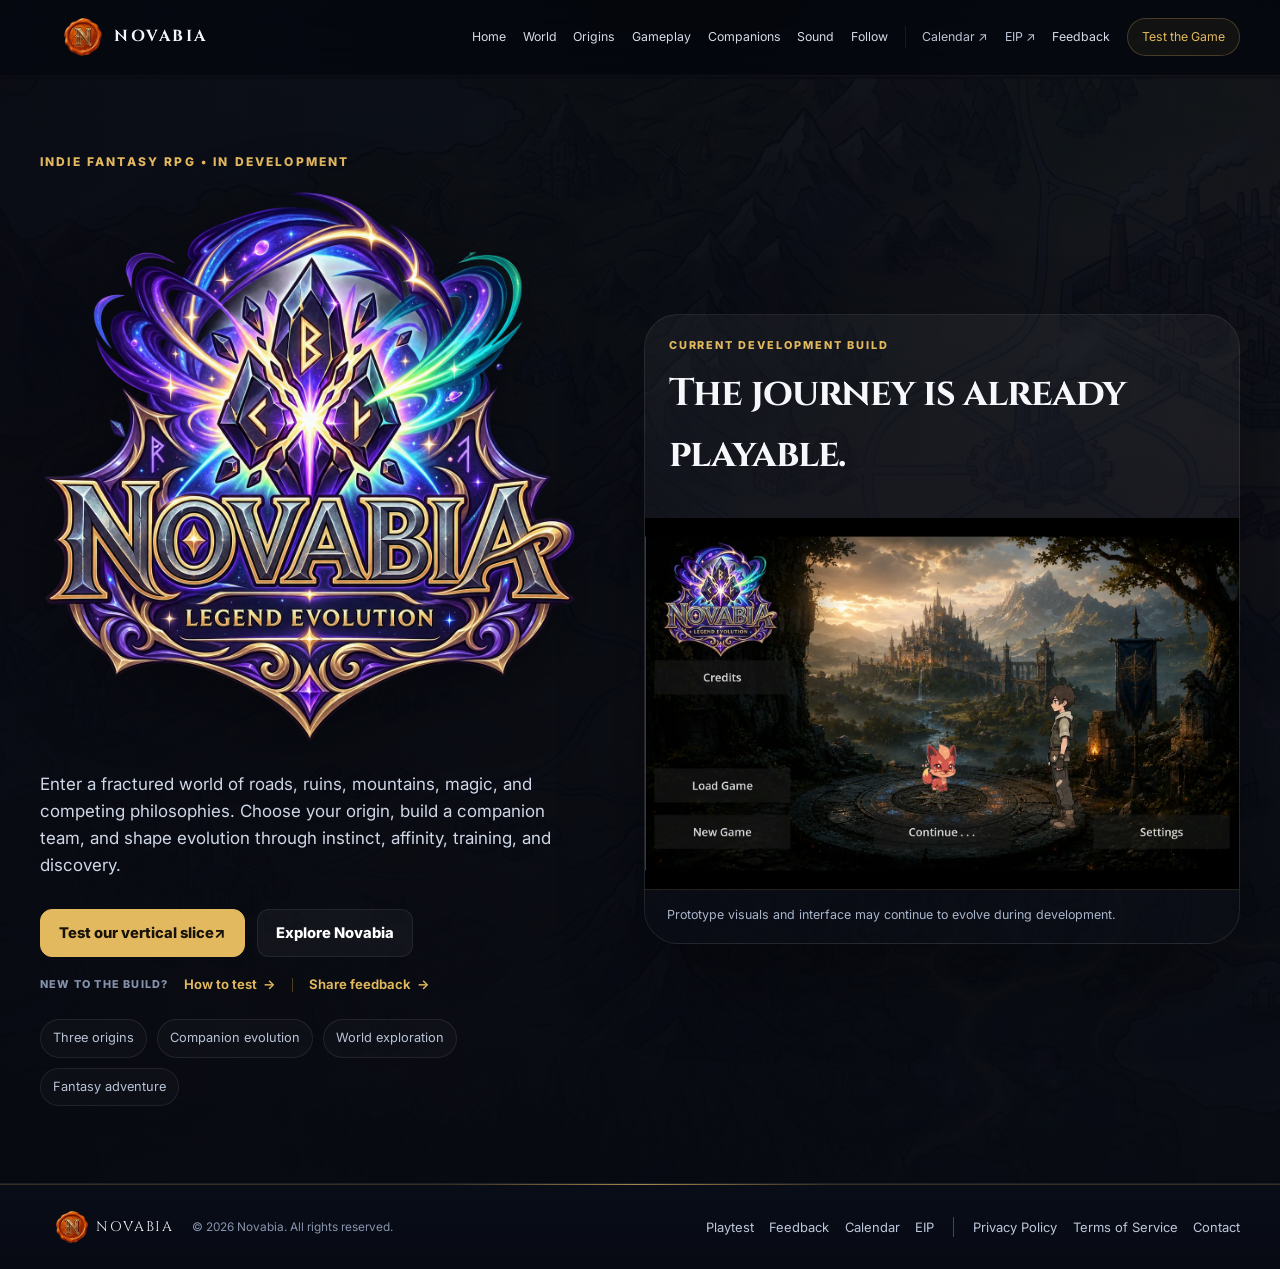
<file: index.html>
<!doctype html>
<html lang="en">
<head>
  <meta name="google-site-verification" content="66VEPwkZ-an3t6qHjyKD7FH7RymCpZfc6W6Zi8f6dQU" />
  <meta charset="utf-8" />
  <meta name="viewport" content="width=device-width, initial-scale=1" />
  <title>Novabia: Legend Evolution | Companion-Driven Fantasy RPG</title>
  <meta name="description" content="Discover Novabia: Legend Evolution, a PC-first fantasy RPG featuring companion care, tactical battles, three origins and branching evolution. Try the development build." />
  <meta property="og:title" content="Novabia: Legend Evolution | Companion-Driven Fantasy RPG" />
  <meta property="og:description" content="A PC-first fantasy RPG: explore an interconnected world, care for companions, fight tactical battles and shape branching evolution." />
  <meta property="og:type" content="website" />
  <meta property="og:url" content="https://novabia.dev/" />
  <meta property="og:image" content="https://novabia.dev/assets/logo-main.png" />
  <meta property="og:image:alt" content="Novabia — Legend Evolution official artwork" />
  <meta name="twitter:card" content="summary_large_image" />
  <link rel="canonical" href="https://novabia.dev/" />
  <!-- Public game facts only. The game is in development; do not add invented ratings, release dates, sales, or a final retail price. -->
  <script type="application/ld+json">
  {
    "@context": "https://schema.org",
    "@graph": [
      {
        "@type": "WebSite",
        "@id": "https://novabia.dev/#website",
        "name": "Novabia: Legend Evolution",
        "url": "https://novabia.dev/",
        "inLanguage": "en",
        "description": "Official website for the companion-driven fantasy RPG Novabia: Legend Evolution."
      },
      {
        "@type": "VideoGame",
        "@id": "https://novabia.dev/#game",
        "name": "Novabia: Legend Evolution",
        "url": "https://novabia.dev/",
        "mainEntityOfPage": {
          "@id": "https://novabia.dev/#website"
        },
        "description": "A PC-first companion-driven fantasy RPG featuring exploration, tactical battles, care mechanics, three origins and branching companion evolution. A playable development prototype is available.",
        "image": "https://novabia.dev/assets/logo-main.png",
        "genre": [
          "Fantasy RPG",
          "Creature-collecting RPG"
        ],
        "gamePlatform": "PC",
        "inLanguage": "en",
        "isPartOf": {
          "@id": "https://novabia.dev/#website"
        }
      }
    ]
  }
  </script>
  <link rel="icon" type="image/png" href="favicon.png">
  <link rel="preconnect" href="https://fonts.googleapis.com">
  <link rel="preconnect" href="https://fonts.gstatic.com" crossorigin>
  <link href="https://fonts.googleapis.com/css2?family=Cinzel:wght@500;600;700;800&family=Inter:wght@400;500;600;700;800&display=swap" rel="stylesheet">
  <script>document.documentElement.classList.add("js");</script>
  <link rel="stylesheet" href="styles.css?v=20261024-polish" />
  <script src="script.js" defer></script>
</head>
<body>
  <header class="site-header" id="top">
    <div class="shell nav-wrap">
      <a href="/" class="brand" aria-label="Novabia home">
        <picture>
          <source srcset="assets/seal-n.avif" type="image/avif" />
          <source srcset="assets/seal-n.webp" type="image/webp" />
          <img src="assets/seal-n.png" alt="Novabia seal" class="brand-mark" width="38" height="38" />
        </picture>
        <span class="brand-text">NOVABIA</span>
      </a>

      <button class="menu-toggle" aria-label="Open navigation" aria-expanded="false">
        <span></span><span></span><span></span>
      </button>

<nav class="nav-links" aria-label="Primary navigation">
  <a href="/">Home</a>
  <a href="/world/">World</a>
  <a href="/origins/">Origins</a>
  <a href="/gameplay/">Gameplay</a>
  <a href="/companions/">Companions</a>
  <a href="/sound/">Sound</a>
  <a href="/follow/">Follow</a>
  <span class="nav-divider" aria-hidden="true"></span>
  <a href="https://calendar.novabia.dev/" class="nav-external" data-destination="calendar">Calendar <span aria-hidden="true">↗</span></a>
  <a href="https://eip.novabia.dev/" class="nav-external" data-destination="eip">EIP <span aria-hidden="true">↗</span></a>
  <a href="/feedback/">Feedback</a>
  <a href="/playtest/" class="nav-cta">Test the Game</a>
</nav>
    </div>
  </header>

  <main>
    <section class="hero site-page" id="home">
      <div class="hero-map"></div>
      <div class="hero-overlay"></div>
      <div class="shell hero-grid">
        <div class="hero-copy reveal-on-load">
          <p class="eyebrow">INDIE FANTASY RPG • IN DEVELOPMENT</p>
          <picture>
            <source srcset="assets/logo-main.avif" type="image/avif" />
            <source srcset="assets/logo-main.webp" type="image/webp" />
            <img src="assets/logo-main.png" alt="Novabia Legend Evolution logo" class="hero-logo" width="560" height="560" />
          </picture>
          <p class="hero-lead">
            Enter a fractured world of roads, ruins, mountains, magic, and competing philosophies.
            Choose your origin, build a companion team, and shape evolution through instinct, affinity,
            training, and discovery.
          </p>

          <div class="hero-actions">
            <a href="https://play.novabia.dev/" class="btn btn-primary" data-destination="play">Test our vertical slice <span aria-hidden="true">↗</span></a>
            <a href="/world/" class="btn btn-secondary">Explore Novabia</a>
          </div>
          <div class="hero-help-links" aria-label="Playtest help and feedback">
            <span class="hero-help-label">NEW TO THE BUILD?</span>
            <a href="/playtest/">How to test <span aria-hidden="true">→</span></a>
            <span class="hero-help-divider" aria-hidden="true"></span>
            <a href="/feedback/">Share feedback <span aria-hidden="true">→</span></a>
          </div>

          <div class="hero-badges" aria-label="Game highlights">
            <span>Three origins</span>
            <span>Companion evolution</span>
            <span>World exploration</span>
            <span>Fantasy adventure</span>
          </div>
        </div>

        <div class="hero-showcase reveal-on-load delay-1">
          <div class="showcase-card build-preview">
            <div class="frame-head">
              <p class="eyebrow small">CURRENT DEVELOPMENT BUILD</p>
              <h2>The journey is already playable.</h2>
            </div>
            <button class="gallery-image-button hero-screen" type="button" data-full="assets/game-main-menu.webp" aria-label="Open main menu screenshot">
              <picture>
                <source srcset="assets/game-main-menu.avif" type="image/avif" />
                <source srcset="assets/game-main-menu.webp" type="image/webp" />
                <img src="assets/game-main-menu.png" alt="Current Novabia development build main menu" width="1600" height="1000" />
              </picture>
            </button>
            <p class="build-note">Prototype visuals and interface may continue to evolve during development.</p>

          </div>
        </div>
      </div>
    </section>

    <!-- The game topics are maintained as independent, indexable pages.
         Former #world, #origins, etc. addresses redirect via script.js.
         Do not duplicate topic content on the homepage; each /topic/ URL
         owns its canonical content and metadata. -->

  </main>

  <footer class="site-footer">
    <div class="shell footer-wrap footer-bar">
      <div class="footer-identity">
        <a href="/" class="footer-brand" aria-label="Novabia home">
          <picture>
            <source srcset="assets/seal-n.avif" type="image/avif" />
            <source srcset="assets/seal-n.webp" type="image/webp" />
            <img src="assets/seal-n.png" alt="" class="footer-seal" width="32" height="32" />
          </picture>
          <span>NOVABIA</span>
        </a>
        <p class="footer-copyright">© <span id="year">2026</span> Novabia. All rights reserved.</p>
      </div>
      <nav class="footer-navigation" aria-label="Footer navigation">
        <div class="footer-link-group" aria-label="Explore Novabia">
          <span class="footer-group-label" aria-hidden="true">EXPLORE</span>
          <a href="https://play.novabia.dev/" data-destination="play">Playtest</a>
          <a href="/feedback/">Feedback</a>
          <a href="https://calendar.novabia.dev/" data-destination="calendar">Calendar</a>
          <a href="https://eip.novabia.dev/" data-destination="eip">EIP</a>
        </div>
        <span class="footer-group-divider" aria-hidden="true"></span>
        <div class="footer-link-group" aria-label="Legal and contact">
          <span class="footer-group-label" aria-hidden="true">INFORMATION</span>
          <a href="/privacy/">Privacy Policy</a>
          <a href="/terms/">Terms of Service</a>
          <a href="mailto:support@novabia.dev">Contact</a>
        </div>
      </nav>
    </div>
  </footer>
</body>
</html>
</file>
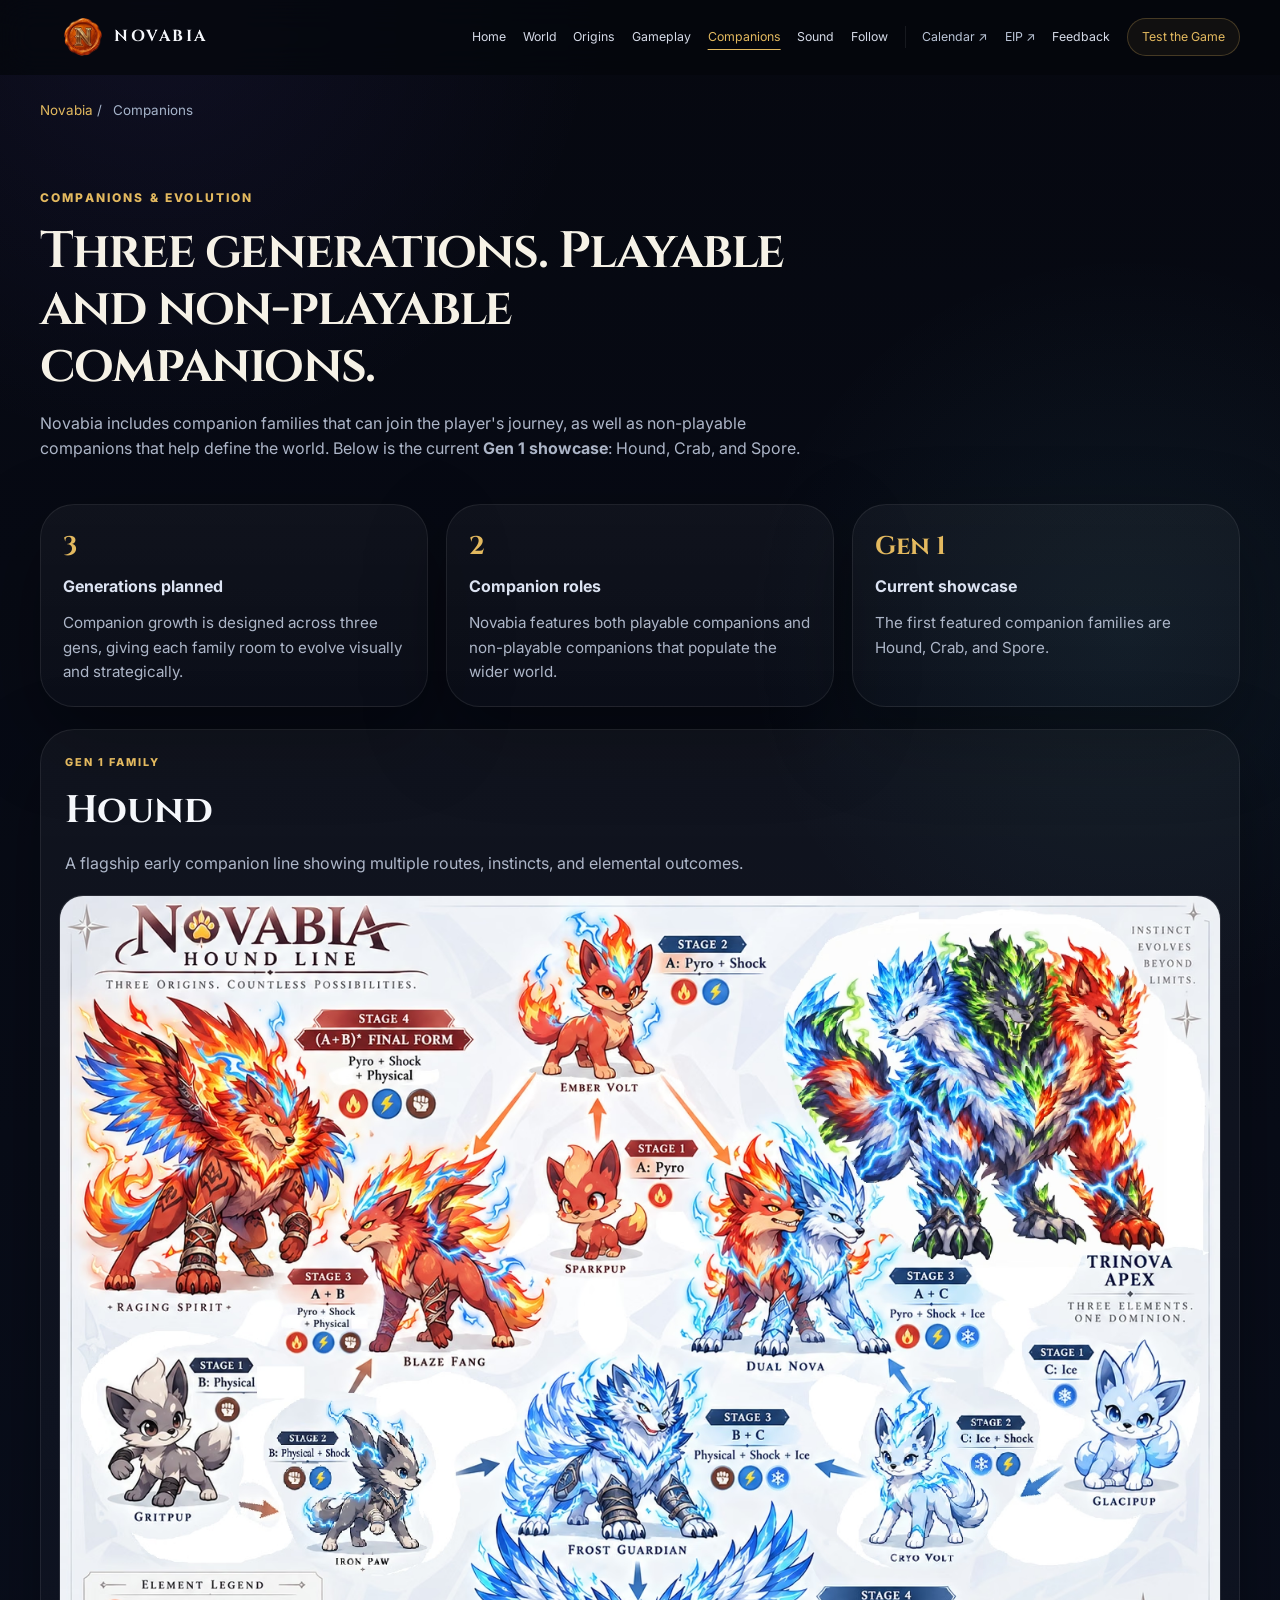
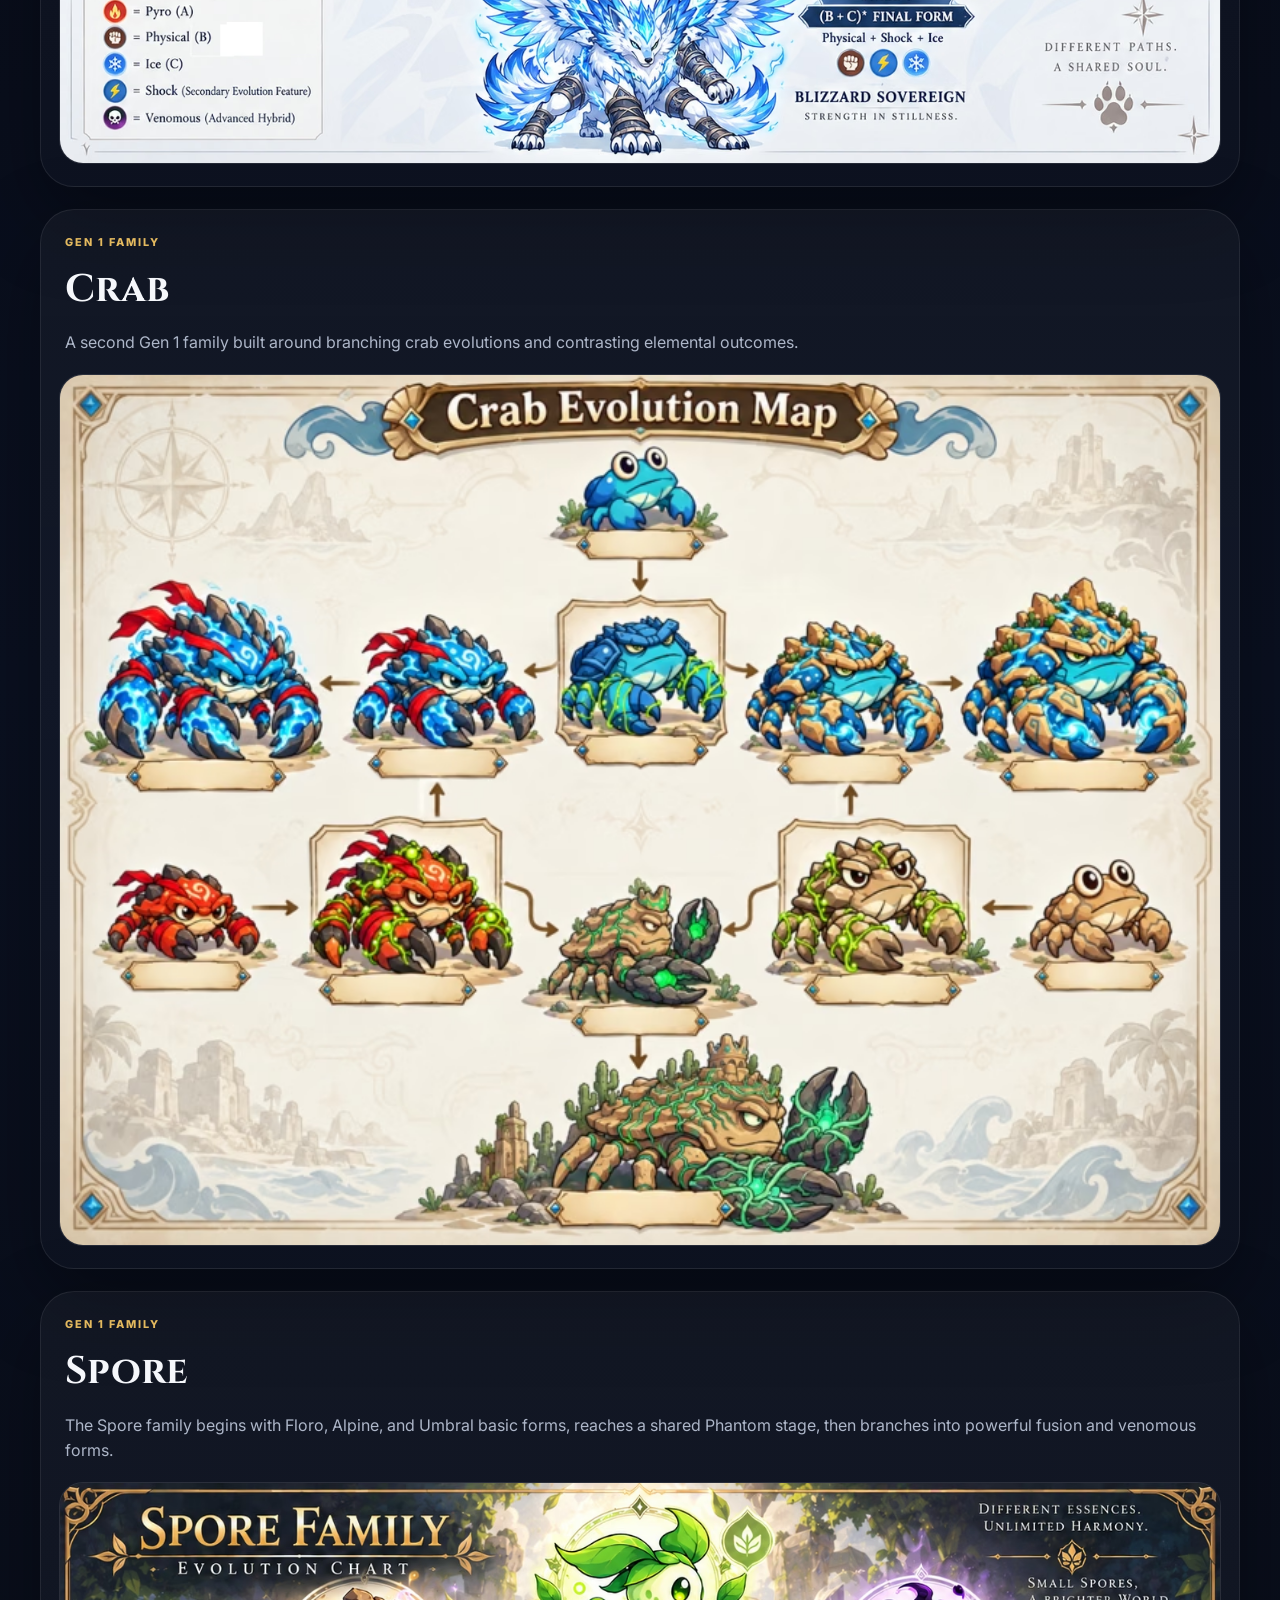
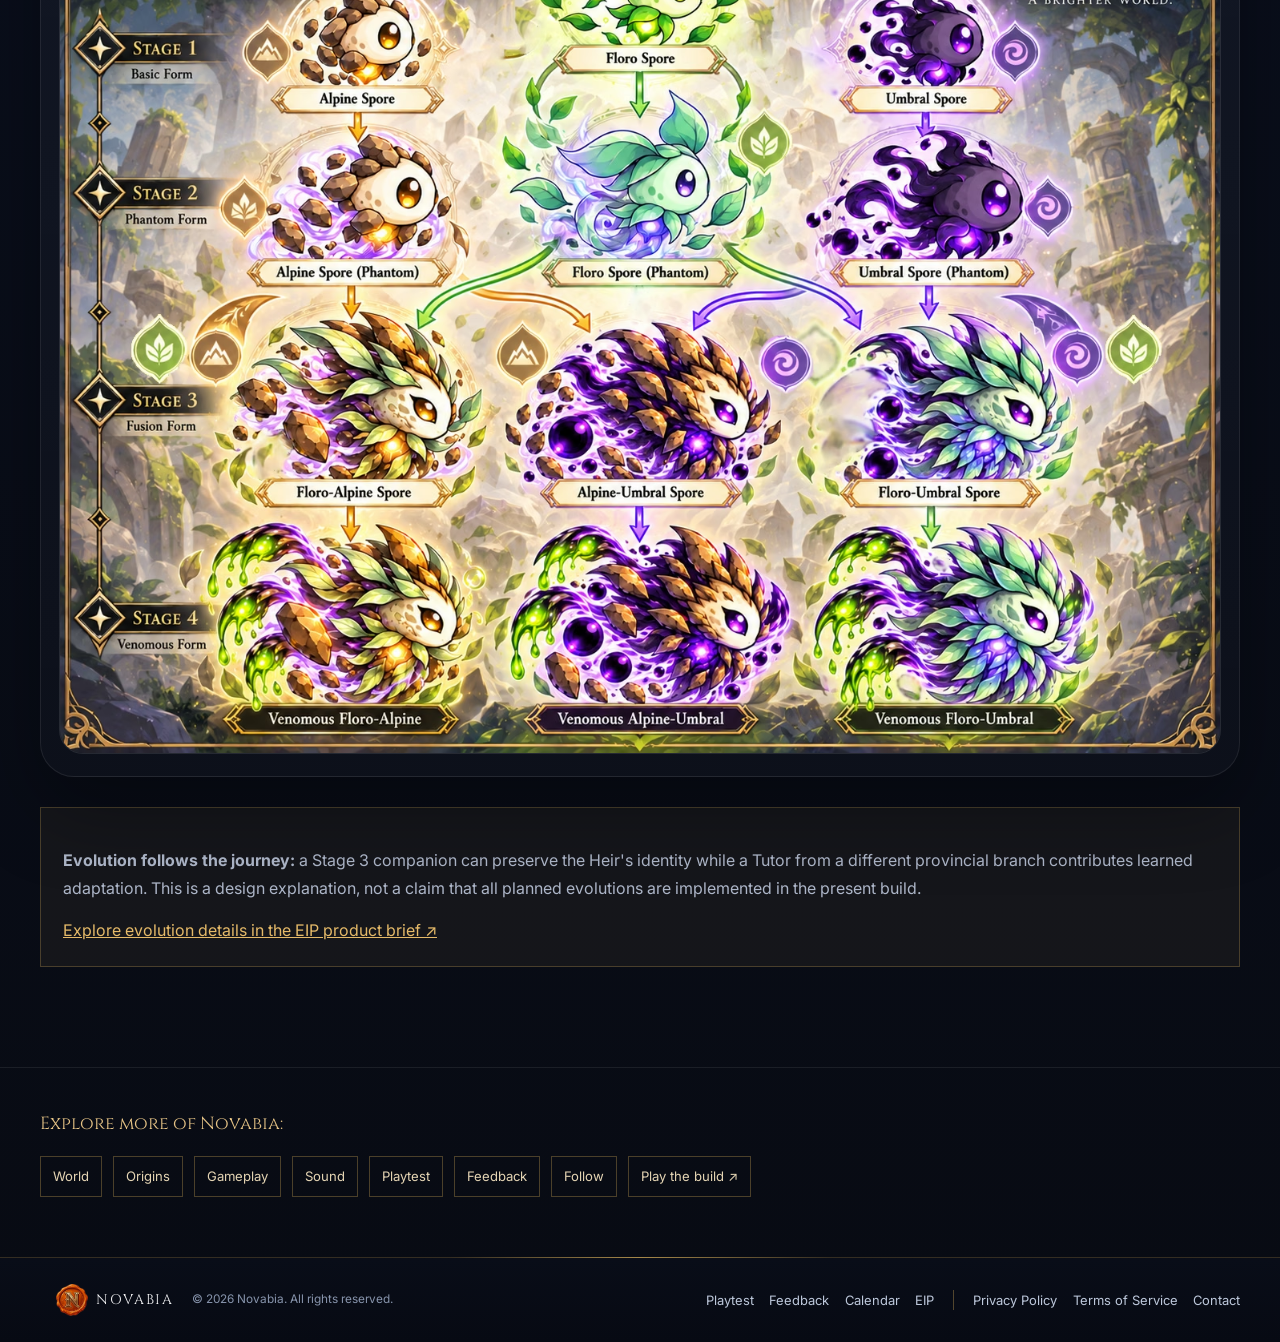
<file: companions/index.html>
<!doctype html>
<html lang="en">
<head>
  <meta charset="utf-8" />
  <meta name="viewport" content="width=device-width, initial-scale=1" />
  <title>Companions &amp; Branching Evolution | Novabia RPG</title>
  <meta name="description" content="Meet Novabia companions like Hound, Crab and Spore, and discover how care, growth and branching evolution shape a companion's journey." />
  <link rel="canonical" href="https://novabia.dev/companions/" />
  <meta property="og:type" content="website" />
  <meta property="og:title" content="Companions &amp; Branching Evolution | Novabia RPG" />
  <meta property="og:description" content="Meet Novabia companions like Hound, Crab and Spore, and discover how care, growth and branching evolution shape a companion's journey." />
  <meta property="og:url" content="https://novabia.dev/companions/" />
  <meta property="og:image" content="https://novabia.dev/assets/hound-line.png" />
  <meta name="twitter:card" content="summary_large_image" />
  <script type="application/ld+json">{"@context":"https://schema.org","@type":"WebPage","@id":"https://novabia.dev/companions/#webpage","url":"https://novabia.dev/companions/","name":"Companions & Branching Evolution | Novabia RPG","description":"Meet Novabia companions like Hound, Crab and Spore, and discover how care, growth and branching evolution shape a companion's journey.","inLanguage":"en","isPartOf":{"@id":"https://novabia.dev/#website"},"about":{"@id":"https://novabia.dev/#game"}}</script>
  <link rel="icon" type="image/png" href="/favicon.png" />
  <link rel="preconnect" href="https://fonts.googleapis.com" />
  <link rel="preconnect" href="https://fonts.gstatic.com" crossorigin />
  <link href="https://fonts.googleapis.com/css2?family=Cinzel:wght@500;600;700;800&family=Inter:wght@400;500;600;700;800&display=swap" rel="stylesheet" />
  <script>document.documentElement.classList.add("js");</script>
  <link rel="stylesheet" href="/styles.css?v=20261024-polish" />
  <link rel="stylesheet" href="/seo-pages.css?v=20261030" />
  <script src="/script.js" defer></script>
</head>
<body data-page-route="companions" class="seo-page">
<header class="site-header" id="top">
    <div class="shell nav-wrap">
      <a href="/" class="brand" aria-label="Novabia home">
        <picture>
          <source srcset="/assets/seal-n.avif" type="image/avif" />
          <source srcset="/assets/seal-n.webp" type="image/webp" />
          <img src="/assets/seal-n.png" alt="Novabia seal" class="brand-mark" />
        </picture>
        <span class="brand-text">NOVABIA</span>
      </a>

      <button class="menu-toggle" aria-label="Open navigation" aria-expanded="false">
        <span></span><span></span><span></span>
      </button>

<nav class="nav-links" aria-label="Primary navigation">
  <a href="/">Home</a>
  <a href="/world/">World</a>
  <a href="/origins/">Origins</a>
  <a href="/gameplay/">Gameplay</a>
  <a href="/companions/" aria-current="page">Companions</a>
  <a href="/sound/">Sound</a>
  <a href="/follow/">Follow</a>
  <span class="nav-divider" aria-hidden="true"></span>
  <a href="https://calendar.novabia.dev/" class="nav-external" data-destination="calendar">Calendar <span aria-hidden="true">↗</span></a>
  <a href="https://eip.novabia.dev/" class="nav-external" data-destination="eip">EIP <span aria-hidden="true">↗</span></a>
  <a href="/feedback/">Feedback</a>
  <a href="/playtest/" class="nav-cta">Test the Game</a>
</nav>
    </div>
  </header>
<main>
  <div class="shell seo-page-breadcrumb"><a href="/">Novabia</a><span aria-hidden="true"> / </span><span>Companions</span></div>
<section class="section companions-section site-page is-active" id="companions">
      <div class="shell">
        <div class="section-heading reveal">
          <p class="eyebrow">COMPANIONS & EVOLUTION</p>
          <h1 class="seo-page-title">Three generations. Playable and non-playable companions.</h1>
          <p>
            Novabia includes companion families that can join the player's journey, as well as non-playable companions
            that help define the world. Below is the current <strong>Gen 1 showcase</strong>: Hound, Crab, and Spore.
          </p>
        </div>

        <div class="companion-summary-grid reveal">
          <article class="companion-summary-card frame-card">
            <strong>3</strong>
            <span>Generations planned</span>
            <p>Companion growth is designed across three gens, giving each family room to evolve visually and strategically.</p>
          </article>
          <article class="companion-summary-card frame-card">
            <strong>2</strong>
            <span>Companion roles</span>
            <p>Novabia features both playable companions and non-playable companions that populate the wider world.</p>
          </article>
          <article class="companion-summary-card frame-card">
            <strong>Gen 1</strong>
            <span>Current showcase</span>
            <p>The first featured companion families are Hound, Crab, and Spore.</p>
          </article>
        </div>

        <div class="companion-family-grid">
          <article class="companion-family frame-card reveal">
            <div class="companion-family-head">
              <p class="eyebrow small">GEN 1 FAMILY</p>
              <h3>Hound</h3>
              <p class="family-copy">A flagship early companion line showing multiple routes, instincts, and elemental outcomes.</p>
            </div>
            <div class="companion-family-art">
              <picture>
                <source srcset="/assets/hound-line.avif" type="image/avif" />
                <source srcset="/assets/hound-line.webp" type="image/webp" />
                <img src="/assets/hound-line.png" alt="Gen 1 Hound evolution map" />
              </picture>
            </div>
          </article>

          <article class="companion-family frame-card reveal">
            <div class="companion-family-head">
              <p class="eyebrow small">GEN 1 FAMILY</p>
              <h3>Crab</h3>
              <p class="family-copy">A second Gen 1 family built around branching crab evolutions and contrasting elemental outcomes.</p>
            </div>
            <div class="companion-family-art">
              <picture>
                <source srcset="/assets/crab-gen1.avif" type="image/avif" />
                <source srcset="/assets/crab-gen1.webp" type="image/webp" />
                <img src="/assets/crab-gen1.png" alt="Gen 1 Crab evolution map" />
              </picture>
            </div>
          </article>

          <article class="companion-family frame-card reveal">
            <div class="companion-family-head">
              <p class="eyebrow small">GEN 1 FAMILY</p>
              <h3>Spore</h3>
              <p class="family-copy">The Spore family begins with Floro, Alpine, and Umbral basic forms, reaches a shared Phantom stage, then branches into powerful fusion and venomous forms.</p>
            </div>
            <div class="companion-family-art">
              <picture>
                <source srcset="/assets/spore-gen1.avif" type="image/avif" />
                <source srcset="/assets/spore-gen1.webp" type="image/webp" />
                <img src="/assets/spore-gen1.png" alt="Gen 1 Spore evolution chart showing Floro, Alpine, and Umbral branches" />
              </picture>
            </div>
          </article>
        </div>
      </div>
      <div class="shell seo-page-notice"><p><strong>Evolution follows the journey:</strong> a Stage 3 companion can preserve the Heir's identity while a Tutor from a different provincial branch contributes learned adaptation. This is a design explanation, not a claim that all planned evolutions are implemented in the present build.</p><a href="https://eip.novabia.dev/#product">Explore evolution details in the EIP product brief ↗</a></div>
</section>
  <div class="shell seo-page-next"><p>Explore more of Novabia:</p><nav aria-label="Explore Novabia"><a href="/world/">World</a> <a href="/origins/">Origins</a> <a href="/gameplay/">Gameplay</a> <a href="/sound/">Sound</a> <a href="/playtest/">Playtest</a> <a href="/feedback/">Feedback</a> <a href="/follow/">Follow</a><a href="https://play.novabia.dev/">Play the build ↗</a></nav></div>
</main>
<footer class="site-footer">
    <div class="shell footer-wrap footer-bar">
      <div class="footer-identity">
        <a href="/" class="footer-brand" aria-label="Novabia home">
          <picture>
            <source srcset="/assets/seal-n.avif" type="image/avif" />
            <source srcset="/assets/seal-n.webp" type="image/webp" />
            <img src="/assets/seal-n.png" alt="" class="footer-seal" />
          </picture>
          <span>NOVABIA</span>
        </a>
        <p class="footer-copyright">© <span id="year">2026</span> Novabia. All rights reserved.</p>
      </div>
      <nav class="footer-navigation" aria-label="Footer navigation">
        <div class="footer-link-group" aria-label="Explore Novabia">
          <span class="footer-group-label" aria-hidden="true">EXPLORE</span>
          <a href="https://play.novabia.dev/" data-destination="play">Playtest</a>
          <a href="/feedback/">Feedback</a>
          <a href="https://calendar.novabia.dev/" data-destination="calendar">Calendar</a>
          <a href="https://eip.novabia.dev/" data-destination="eip">EIP</a>
        </div>
        <span class="footer-group-divider" aria-hidden="true"></span>
        <div class="footer-link-group" aria-label="Legal and contact">
          <span class="footer-group-label" aria-hidden="true">INFORMATION</span>
          <a href="/privacy/">Privacy Policy</a>
          <a href="/terms/">Terms of Service</a>
          <a href="mailto:support@novabia.dev">Contact</a>
        </div>
      </nav>
    </div>
  </footer>
</body>
</html>
</file>
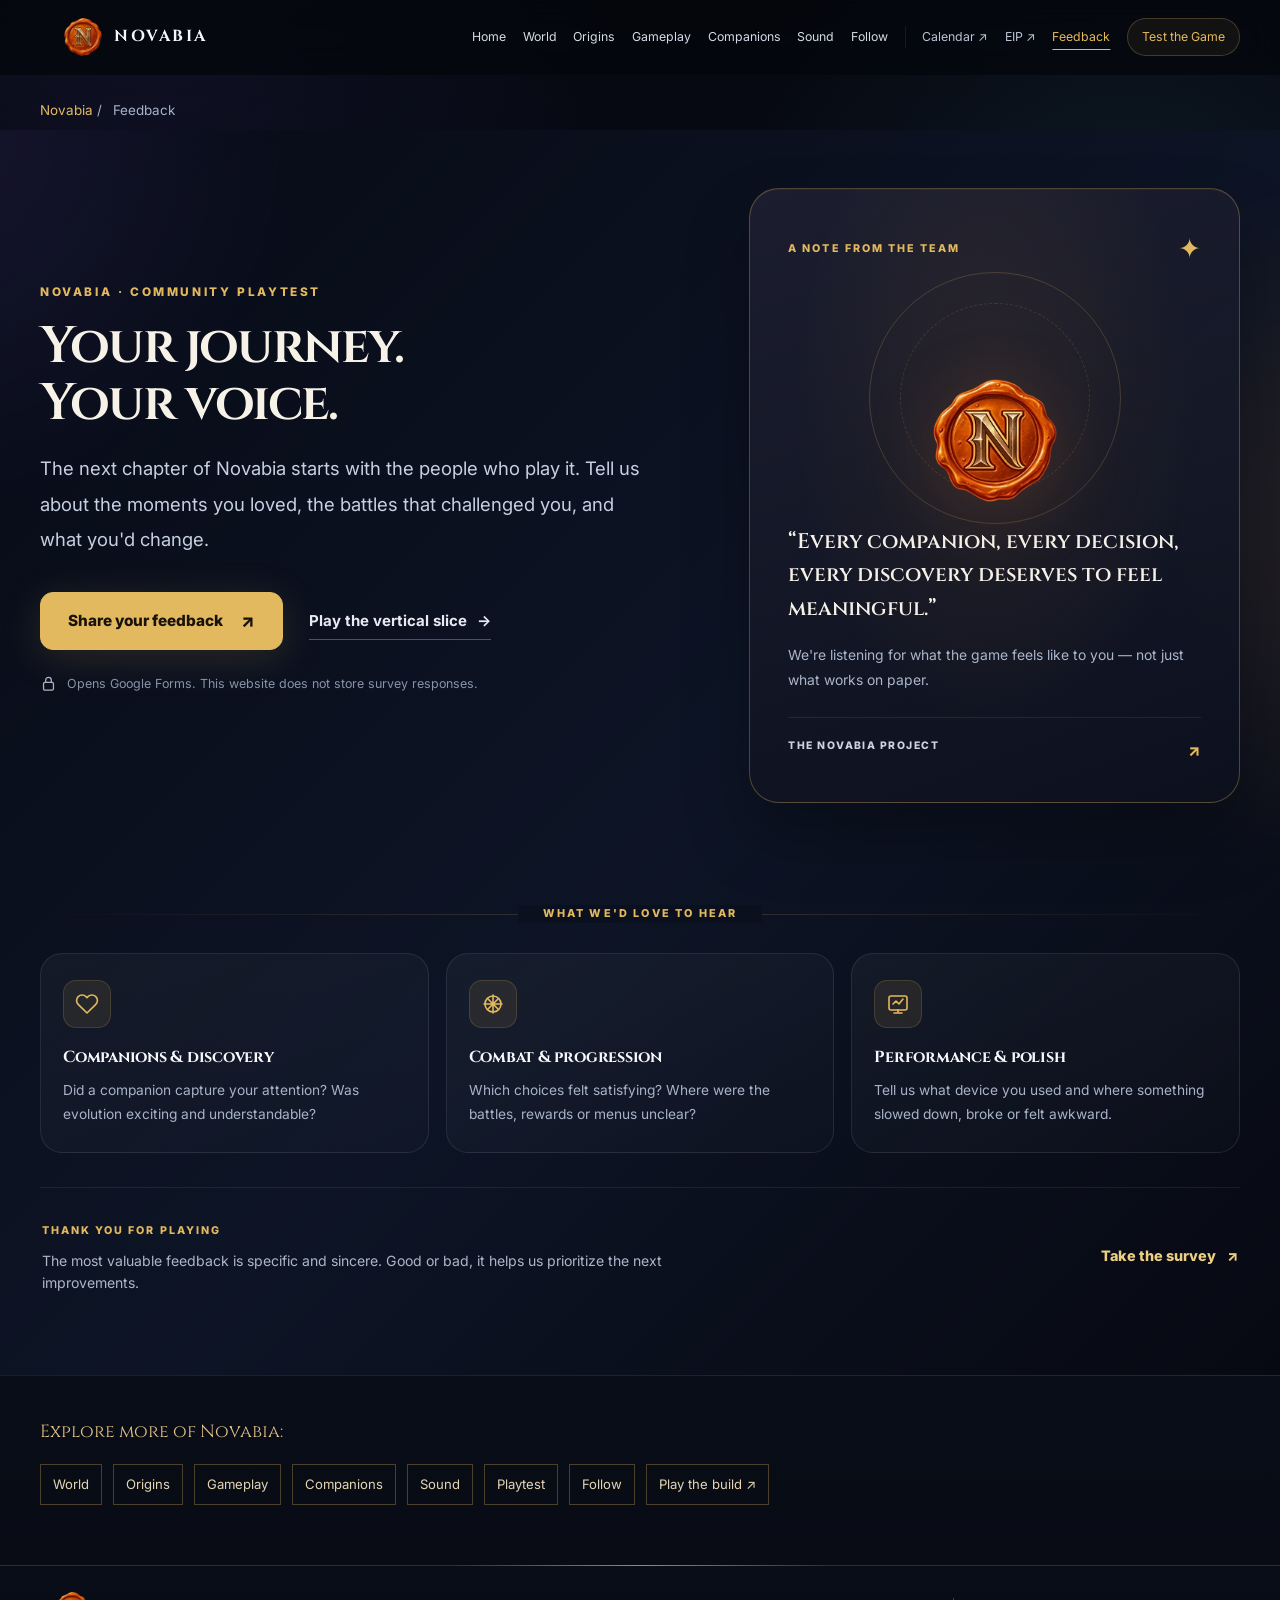
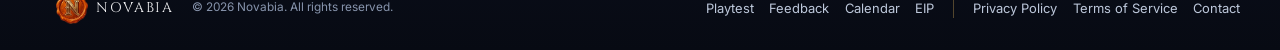
<file: feedback/index.html>
<!doctype html>
<html lang="en">
<head>
  <meta charset="utf-8" />
  <meta name="viewport" content="width=device-width, initial-scale=1" />
  <title>Novabia Player Feedback | Share Your Playtest Experience</title>
  <meta name="description" content="Tell the Novabia team about your gameplay experience, companion care, exploration, battles and what you want improved." />
  <link rel="canonical" href="https://novabia.dev/feedback/" />
  <meta property="og:type" content="website" />
  <meta property="og:title" content="Novabia Player Feedback | Share Your Playtest Experience" />
  <meta property="og:description" content="Tell the Novabia team about your gameplay experience, companion care, exploration, battles and what you want improved." />
  <meta property="og:url" content="https://novabia.dev/feedback/" />
  <meta property="og:image" content="https://novabia.dev/assets/game-battle.webp" />
  <meta name="twitter:card" content="summary_large_image" />
  <script type="application/ld+json">{"@context":"https://schema.org","@type":"WebPage","@id":"https://novabia.dev/feedback/#webpage","url":"https://novabia.dev/feedback/","name":"Novabia Player Feedback | Share Your Playtest Experience","description":"Tell the Novabia team about your gameplay experience, companion care, exploration, battles and what you want improved.","inLanguage":"en","isPartOf":{"@id":"https://novabia.dev/#website"},"about":{"@id":"https://novabia.dev/#game"}}</script>
  <link rel="icon" type="image/png" href="/favicon.png" />
  <link rel="preconnect" href="https://fonts.googleapis.com" />
  <link rel="preconnect" href="https://fonts.gstatic.com" crossorigin />
  <link href="https://fonts.googleapis.com/css2?family=Cinzel:wght@500;600;700;800&family=Inter:wght@400;500;600;700;800&display=swap" rel="stylesheet" />
  <script>document.documentElement.classList.add("js");</script>
  <link rel="stylesheet" href="/styles.css?v=20261024-polish" />
  <link rel="stylesheet" href="/seo-pages.css?v=20261030" />
  <script src="/script.js" defer></script>
</head>
<body data-page-route="feedback" class="seo-page">
<header class="site-header" id="top">
    <div class="shell nav-wrap">
      <a href="/" class="brand" aria-label="Novabia home">
        <picture>
          <source srcset="/assets/seal-n.avif" type="image/avif" />
          <source srcset="/assets/seal-n.webp" type="image/webp" />
          <img src="/assets/seal-n.png" alt="Novabia seal" class="brand-mark" />
        </picture>
        <span class="brand-text">NOVABIA</span>
      </a>

      <button class="menu-toggle" aria-label="Open navigation" aria-expanded="false">
        <span></span><span></span><span></span>
      </button>

<nav class="nav-links" aria-label="Primary navigation">
  <a href="/">Home</a>
  <a href="/world/">World</a>
  <a href="/origins/">Origins</a>
  <a href="/gameplay/">Gameplay</a>
  <a href="/companions/">Companions</a>
  <a href="/sound/">Sound</a>
  <a href="/follow/">Follow</a>
  <span class="nav-divider" aria-hidden="true"></span>
  <a href="https://calendar.novabia.dev/" class="nav-external" data-destination="calendar">Calendar <span aria-hidden="true">↗</span></a>
  <a href="https://eip.novabia.dev/" class="nav-external" data-destination="eip">EIP <span aria-hidden="true">↗</span></a>
  <a href="/feedback/" aria-current="page">Feedback</a>
  <a href="/playtest/" class="nav-cta">Test the Game</a>
</nav>
    </div>
  </header>
<main>
  <div class="shell seo-page-breadcrumb"><a href="/">Novabia</a><span aria-hidden="true"> / </span><span>Feedback</span></div>
<section class="section feedback-section site-page is-active" id="feedback" aria-labelledby="feedback-title">
  <div class="feedback-glow feedback-glow-one" aria-hidden="true"></div>
  <div class="feedback-glow feedback-glow-two" aria-hidden="true"></div>
  <div class="shell feedback-shell">
    <div class="feedback-hero">
      <div class="feedback-copy reveal">
        <p class="eyebrow">NOVABIA · COMMUNITY PLAYTEST</p>
        <h1 class="seo-page-title" id="feedback-title">Your journey.<br><span>Your voice.</span></h1>
        <p class="feedback-intro">The next chapter of Novabia starts with the people who play it. Tell us about the moments you loved, the battles that challenged you, and what you'd change.</p>
        <div class="feedback-actions">
          <a id="hosted-feedback-cta" class="btn btn-primary feedback-primary-cta"
             href="https://docs.google.com/forms/d/e/1FAIpQLSfmMCT3sIPX58XtDPNlVVBDko5IoXiEAiZLQg-_gIgYaRyeRQ/viewform" target="_blank" rel="noopener noreferrer">
             Share your feedback <span aria-hidden="true">↗</span>
          </a>
          <a class="feedback-back-link" href="https://play.novabia.dev/">Play the vertical slice <span aria-hidden="true">→</span></a>
        </div>
        <p class="feedback-fineprint"><svg viewBox="0 0 24 24" width="17" height="17" aria-hidden="true" fill="none" stroke="currentColor" stroke-width="1.8" stroke-linecap="round"><rect x="5" y="9" width="14" height="11" rx="2"/><path d="M8 9V6a4 4 0 0 1 8 0v3"/></svg> Opens Google Forms. This website does not store survey responses.</p>
      </div>
      <div class="feedback-feature reveal" aria-label="How playtest feedback helps Novabia">
        <div class="feedback-feature-heading">
          <span class="feedback-small-label">A NOTE FROM THE TEAM</span>
          <span class="feedback-feature-star" aria-hidden="true">✦</span>
        </div>
        <div class="feedback-feature-art" aria-hidden="true">
          <div class="feedback-orbit orbit-outer"></div>
          <div class="feedback-orbit orbit-inner"></div>
          <picture>
            <source srcset="/assets/seal-n.avif" type="image/avif" />
            <source srcset="/assets/seal-n.webp" type="image/webp" />
            <img src="/assets/seal-n.png" alt="" width="124" height="124" />
          </picture>
        </div>
        <blockquote>“Every companion, every decision, every discovery deserves to feel meaningful.”</blockquote>
        <p>We're listening for what the game feels like to you — not just what works on paper.</p>
        <span class="feedback-feature-signoff">THE NOVABIA PROJECT <span aria-hidden="true">↗</span></span>
      </div>
    </div>

    <div class="feedback-divider"><span>WHAT WE'D LOVE TO HEAR</span></div>
    <div class="feedback-topic-grid">
      <article class="feedback-topic reveal">
        <div class="feedback-topic-icon" aria-hidden="true">
          <svg viewBox="0 0 24 24" fill="none" stroke="currentColor" stroke-width="1.6" stroke-linecap="round" stroke-linejoin="round"><path d="M20.8 4.6a5.5 5.5 0 0 0-7.8 0l-1 1-1-1a5.5 5.5 0 0 0-7.8 7.8l1 1L12 21l7.8-7.6 1-1a5.5 5.5 0 0 0 0-7.8Z"/></svg>
        </div>
        <div><h3>Companions &amp; discovery</h3><p>Did a companion capture your attention? Was evolution exciting and understandable?</p></div>
      </article>
      <article class="feedback-topic reveal">
        <div class="feedback-topic-icon" aria-hidden="true">
          <svg viewBox="0 0 24 24" fill="none" stroke="currentColor" stroke-width="1.6" stroke-linecap="round" stroke-linejoin="round"><path d="M12 3v18M3 12h18M7 7l10 10M17 7 7 17"/><circle cx="12" cy="12" r="8"/></svg>
        </div>
        <div><h3>Combat &amp; progression</h3><p>Which choices felt satisfying? Where were the battles, rewards or menus unclear?</p></div>
      </article>
      <article class="feedback-topic reveal">
        <div class="feedback-topic-icon" aria-hidden="true">
          <svg viewBox="0 0 24 24" fill="none" stroke="currentColor" stroke-width="1.6" stroke-linecap="round" stroke-linejoin="round"><rect x="3" y="4" width="18" height="14" rx="2"/><path d="M8 21h8m-4-3v3m-5-9 3-3 3 3 4-5"/></svg>
        </div>
        <div><h3>Performance &amp; polish</h3><p>Tell us what device you used and where something slowed down, broke or felt awkward.</p></div>
      </article>
    </div>
    <div class="feedback-bottom reveal">
      <div><span class="feedback-small-label">THANK YOU FOR PLAYING</span><p>The most valuable feedback is specific and sincere. Good or bad, it helps us prioritize the next improvements.</p></div>
      <a href="https://docs.google.com/forms/d/e/1FAIpQLSfmMCT3sIPX58XtDPNlVVBDko5IoXiEAiZLQg-_gIgYaRyeRQ/viewform" class="feedback-bottom-cta" data-feedback-form target="_blank" rel="noopener noreferrer">Take the survey <span aria-hidden="true">↗</span></a>
    </div>
  </div>
</section>
  <div class="shell seo-page-next"><p>Explore more of Novabia:</p><nav aria-label="Explore Novabia"><a href="/world/">World</a> <a href="/origins/">Origins</a> <a href="/gameplay/">Gameplay</a> <a href="/companions/">Companions</a> <a href="/sound/">Sound</a> <a href="/playtest/">Playtest</a> <a href="/follow/">Follow</a><a href="https://play.novabia.dev/">Play the build ↗</a></nav></div>
</main>
<footer class="site-footer">
    <div class="shell footer-wrap footer-bar">
      <div class="footer-identity">
        <a href="/" class="footer-brand" aria-label="Novabia home">
          <picture>
            <source srcset="/assets/seal-n.avif" type="image/avif" />
            <source srcset="/assets/seal-n.webp" type="image/webp" />
            <img src="/assets/seal-n.png" alt="" class="footer-seal" />
          </picture>
          <span>NOVABIA</span>
        </a>
        <p class="footer-copyright">© <span id="year">2026</span> Novabia. All rights reserved.</p>
      </div>
      <nav class="footer-navigation" aria-label="Footer navigation">
        <div class="footer-link-group" aria-label="Explore Novabia">
          <span class="footer-group-label" aria-hidden="true">EXPLORE</span>
          <a href="https://play.novabia.dev/" data-destination="play">Playtest</a>
          <a href="/feedback/">Feedback</a>
          <a href="https://calendar.novabia.dev/" data-destination="calendar">Calendar</a>
          <a href="https://eip.novabia.dev/" data-destination="eip">EIP</a>
        </div>
        <span class="footer-group-divider" aria-hidden="true"></span>
        <div class="footer-link-group" aria-label="Legal and contact">
          <span class="footer-group-label" aria-hidden="true">INFORMATION</span>
          <a href="/privacy/">Privacy Policy</a>
          <a href="/terms/">Terms of Service</a>
          <a href="mailto:support@novabia.dev">Contact</a>
        </div>
      </nav>
    </div>
  </footer>
</body>
</html>
</file>
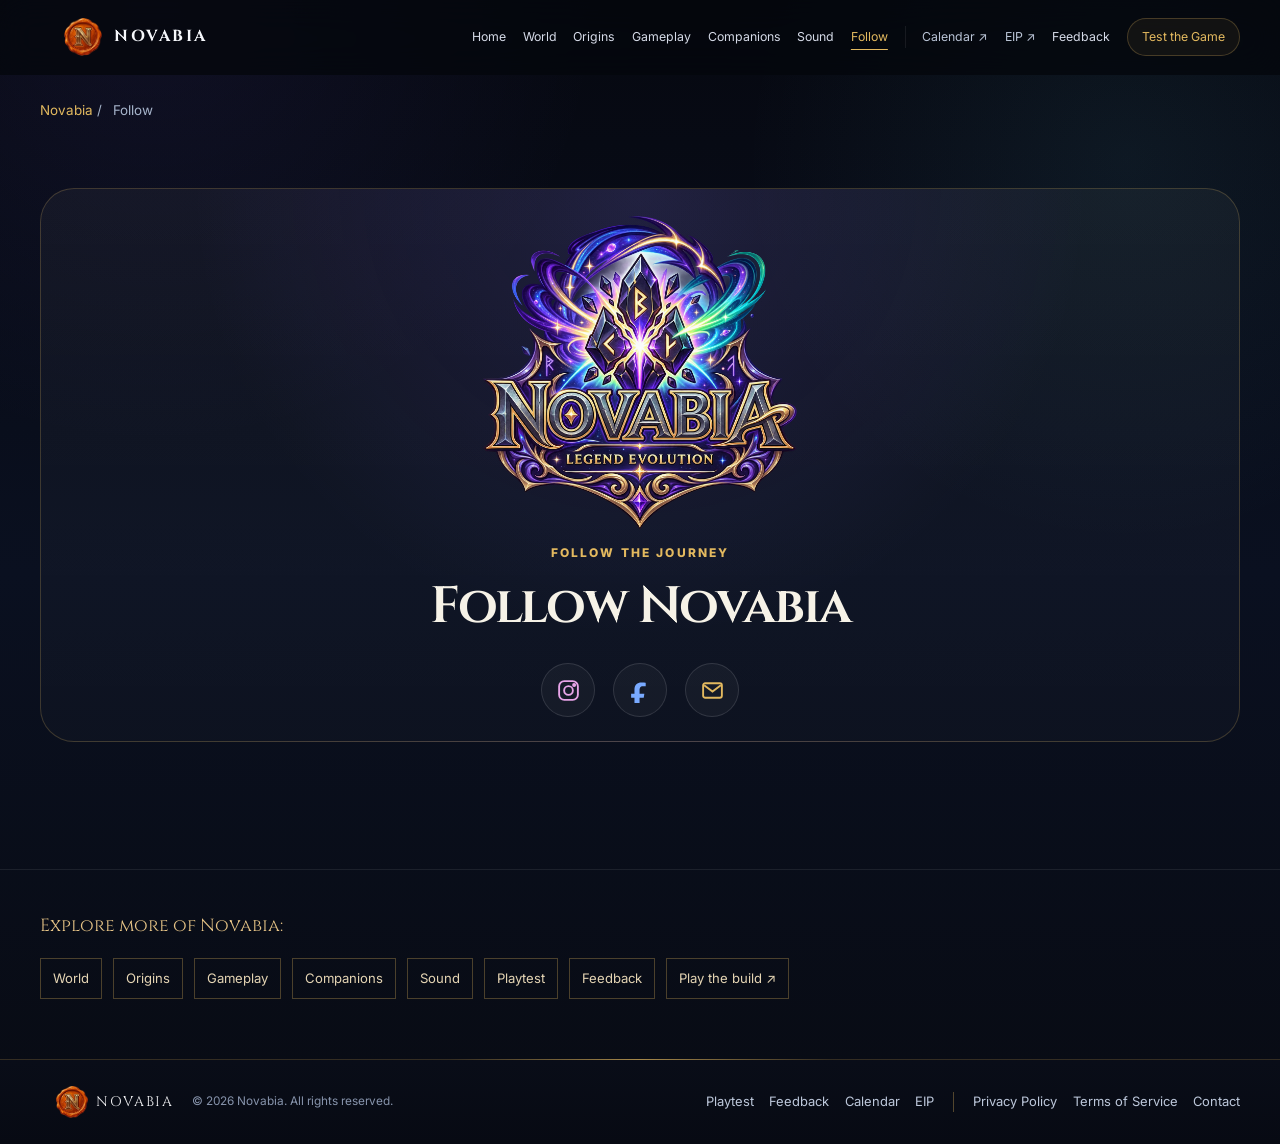
<file: follow/index.html>
<!doctype html>
<html lang="en">
<head>
  <meta charset="utf-8" />
  <meta name="viewport" content="width=device-width, initial-scale=1" />
  <title>Follow Novabia | Updates, Community &amp; Contact</title>
  <meta name="description" content="Follow Novabia: Legend Evolution on social platforms, connect with the team and discover development updates." />
  <link rel="canonical" href="https://novabia.dev/follow/" />
  <meta property="og:type" content="website" />
  <meta property="og:title" content="Follow Novabia | Updates, Community &amp; Contact" />
  <meta property="og:description" content="Follow Novabia: Legend Evolution on social platforms, connect with the team and discover development updates." />
  <meta property="og:url" content="https://novabia.dev/follow/" />
  <meta property="og:image" content="https://novabia.dev/assets/logo-main.png" />
  <meta name="twitter:card" content="summary_large_image" />
  <script type="application/ld+json">{"@context":"https://schema.org","@type":"WebPage","@id":"https://novabia.dev/follow/#webpage","url":"https://novabia.dev/follow/","name":"Follow Novabia | Updates, Community & Contact","description":"Follow Novabia: Legend Evolution on social platforms, connect with the team and discover development updates.","inLanguage":"en","isPartOf":{"@id":"https://novabia.dev/#website"},"about":{"@id":"https://novabia.dev/#game"}}</script>
  <link rel="icon" type="image/png" href="/favicon.png" />
  <link rel="preconnect" href="https://fonts.googleapis.com" />
  <link rel="preconnect" href="https://fonts.gstatic.com" crossorigin />
  <link href="https://fonts.googleapis.com/css2?family=Cinzel:wght@500;600;700;800&family=Inter:wght@400;500;600;700;800&display=swap" rel="stylesheet" />
  <script>document.documentElement.classList.add("js");</script>
  <link rel="stylesheet" href="/styles.css?v=20261024-polish" />
  <link rel="stylesheet" href="/seo-pages.css?v=20261030" />
  <script src="/script.js" defer></script>
</head>
<body data-page-route="follow" class="seo-page">
<header class="site-header" id="top">
    <div class="shell nav-wrap">
      <a href="/" class="brand" aria-label="Novabia home">
        <picture>
          <source srcset="/assets/seal-n.avif" type="image/avif" />
          <source srcset="/assets/seal-n.webp" type="image/webp" />
          <img src="/assets/seal-n.png" alt="Novabia seal" class="brand-mark" />
        </picture>
        <span class="brand-text">NOVABIA</span>
      </a>

      <button class="menu-toggle" aria-label="Open navigation" aria-expanded="false">
        <span></span><span></span><span></span>
      </button>

<nav class="nav-links" aria-label="Primary navigation">
  <a href="/">Home</a>
  <a href="/world/">World</a>
  <a href="/origins/">Origins</a>
  <a href="/gameplay/">Gameplay</a>
  <a href="/companions/">Companions</a>
  <a href="/sound/">Sound</a>
  <a href="/follow/" aria-current="page">Follow</a>
  <span class="nav-divider" aria-hidden="true"></span>
  <a href="https://calendar.novabia.dev/" class="nav-external" data-destination="calendar">Calendar <span aria-hidden="true">↗</span></a>
  <a href="https://eip.novabia.dev/" class="nav-external" data-destination="eip">EIP <span aria-hidden="true">↗</span></a>
  <a href="/feedback/">Feedback</a>
  <a href="/playtest/" class="nav-cta">Test the Game</a>
</nav>
    </div>
  </header>
<main>
  <div class="shell seo-page-breadcrumb"><a href="/">Novabia</a><span aria-hidden="true"> / </span><span>Follow</span></div>
<section class="section follow-section site-page is-active" id="follow">
      <div class="shell">
        <div class="follow-card reveal">
          <picture>
            <source srcset="/assets/logo-main.avif" type="image/avif" />
            <source srcset="/assets/logo-main.webp" type="image/webp" />
            <img src="/assets/logo-main.png" alt="Novabia logo" class="follow-logo" />
          </picture>
          <p class="eyebrow">FOLLOW THE JOURNEY</p>
          <h1 class="seo-page-title">Follow Novabia</h1>
          <div class="social-actions" id="socialActions">

  <a class="social-icon instagram social-link"
     data-network="instagram"
     href="#"
     target="_blank"
     rel="noopener"
     aria-label="Instagram"
     title="Instagram">

    <svg viewBox="0 0 24 24" aria-hidden="true">
      <rect x="3" y="3" width="18" height="18" rx="5"></rect>
      <circle cx="12" cy="12" r="4.2"></circle>
      <circle cx="17.4" cy="6.7" r="1"></circle>
    </svg>

  </a>

  <a class="social-icon facebook social-link"
     data-network="facebook"
     href="#"
     target="_blank"
     rel="noopener"
     aria-label="Facebook"
     title="Facebook">

    <svg viewBox="0 0 24 24" aria-hidden="true">
      <path d="M14 8h3V4.5c-.5-.1-2.2-.2-4.1-.2-4 0-6.7 2.4-6.7 6.9V15H3v4h3.2v9h4.9v-9h4l.6-4h-4.6v-3.4C11.1 10.4 11.5 8 14 8z"></path>
    </svg>

  </a>

  <a class="social-icon email social-link"
     data-network="email"
     href="#"
     aria-label="Email"
     title="Contact">

    <svg viewBox="0 0 24 24" aria-hidden="true">
      <rect x="3" y="5" width="18" height="14" rx="2"></rect>
      <path d="M4 7l8 6 8-6"></path>
    </svg>

  </a>

</div>
          </div>
      </div>
    </section>
  <div class="shell seo-page-next"><p>Explore more of Novabia:</p><nav aria-label="Explore Novabia"><a href="/world/">World</a> <a href="/origins/">Origins</a> <a href="/gameplay/">Gameplay</a> <a href="/companions/">Companions</a> <a href="/sound/">Sound</a> <a href="/playtest/">Playtest</a> <a href="/feedback/">Feedback</a><a href="https://play.novabia.dev/">Play the build ↗</a></nav></div>
</main>
<footer class="site-footer">
    <div class="shell footer-wrap footer-bar">
      <div class="footer-identity">
        <a href="/" class="footer-brand" aria-label="Novabia home">
          <picture>
            <source srcset="/assets/seal-n.avif" type="image/avif" />
            <source srcset="/assets/seal-n.webp" type="image/webp" />
            <img src="/assets/seal-n.png" alt="" class="footer-seal" />
          </picture>
          <span>NOVABIA</span>
        </a>
        <p class="footer-copyright">© <span id="year">2026</span> Novabia. All rights reserved.</p>
      </div>
      <nav class="footer-navigation" aria-label="Footer navigation">
        <div class="footer-link-group" aria-label="Explore Novabia">
          <span class="footer-group-label" aria-hidden="true">EXPLORE</span>
          <a href="https://play.novabia.dev/" data-destination="play">Playtest</a>
          <a href="/feedback/">Feedback</a>
          <a href="https://calendar.novabia.dev/" data-destination="calendar">Calendar</a>
          <a href="https://eip.novabia.dev/" data-destination="eip">EIP</a>
        </div>
        <span class="footer-group-divider" aria-hidden="true"></span>
        <div class="footer-link-group" aria-label="Legal and contact">
          <span class="footer-group-label" aria-hidden="true">INFORMATION</span>
          <a href="/privacy/">Privacy Policy</a>
          <a href="/terms/">Terms of Service</a>
          <a href="mailto:support@novabia.dev">Contact</a>
        </div>
      </nav>
    </div>
  </footer>
</body>
</html>
</file>
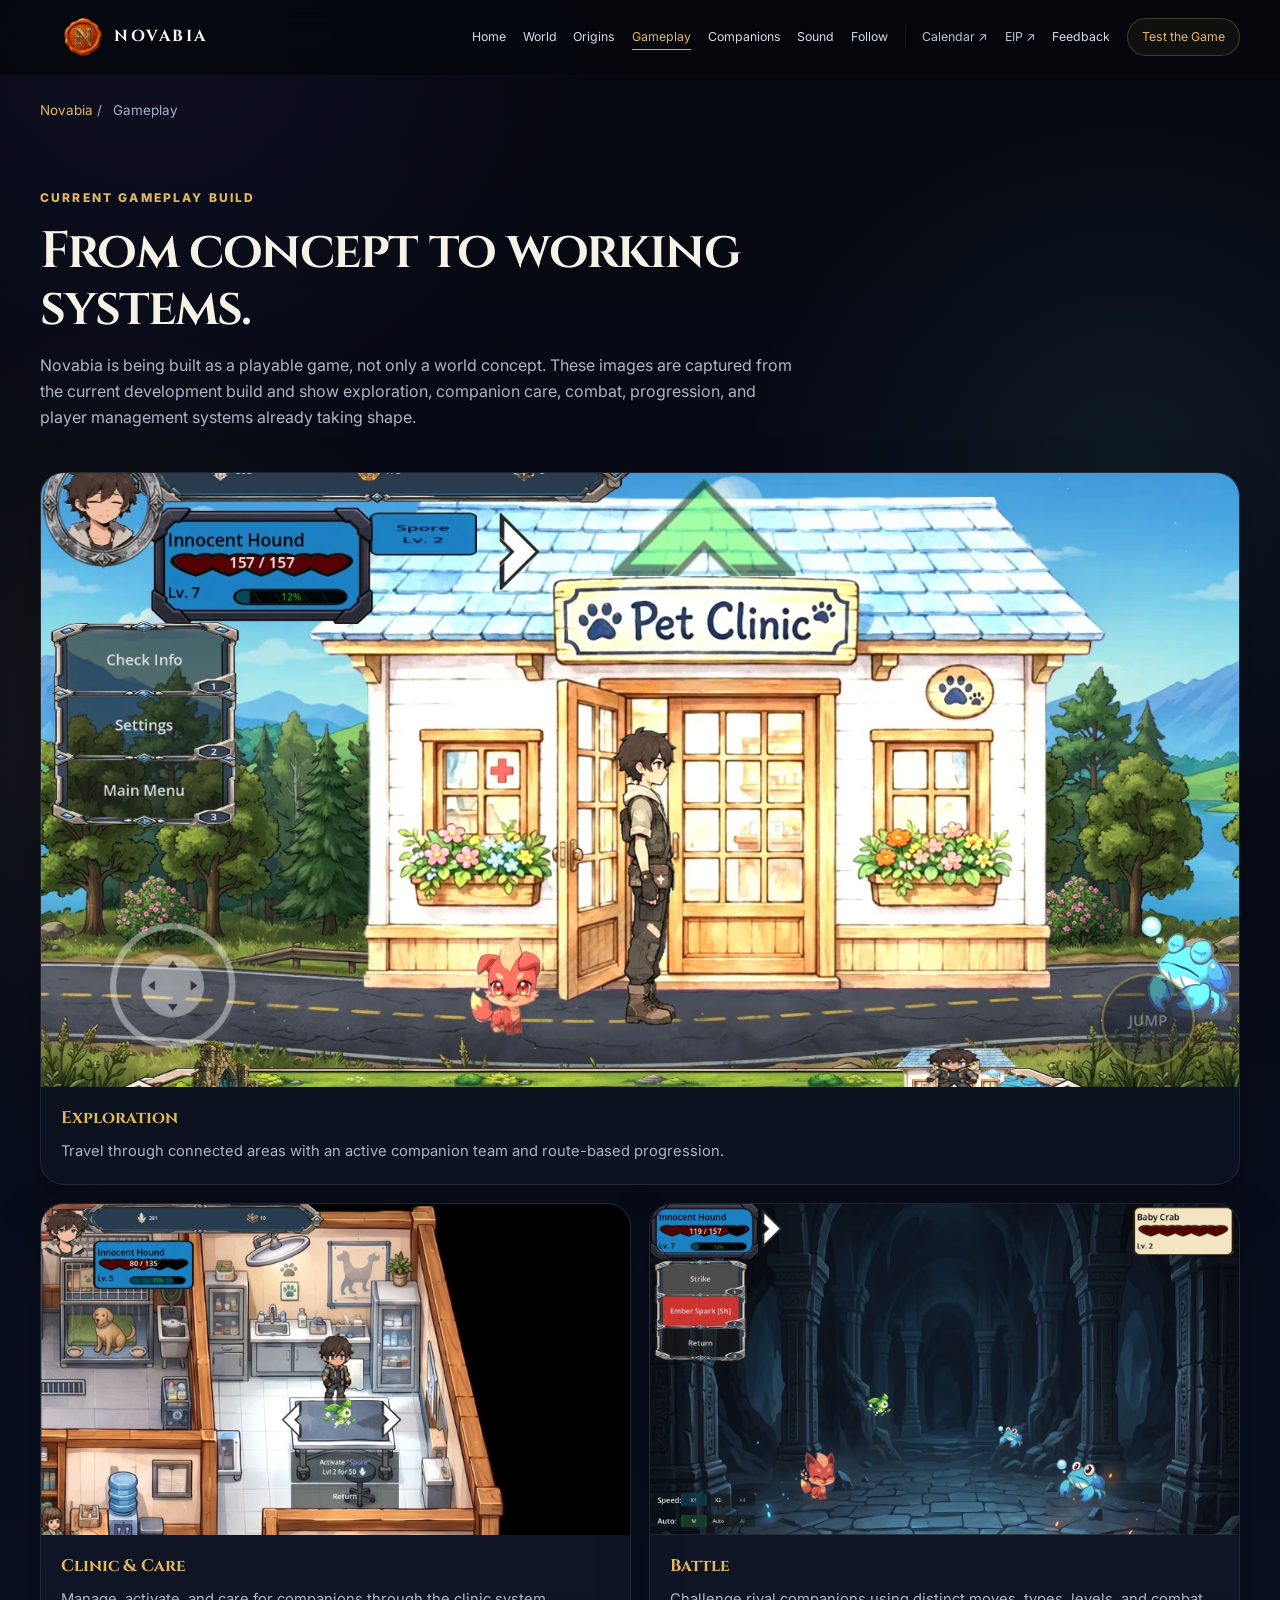
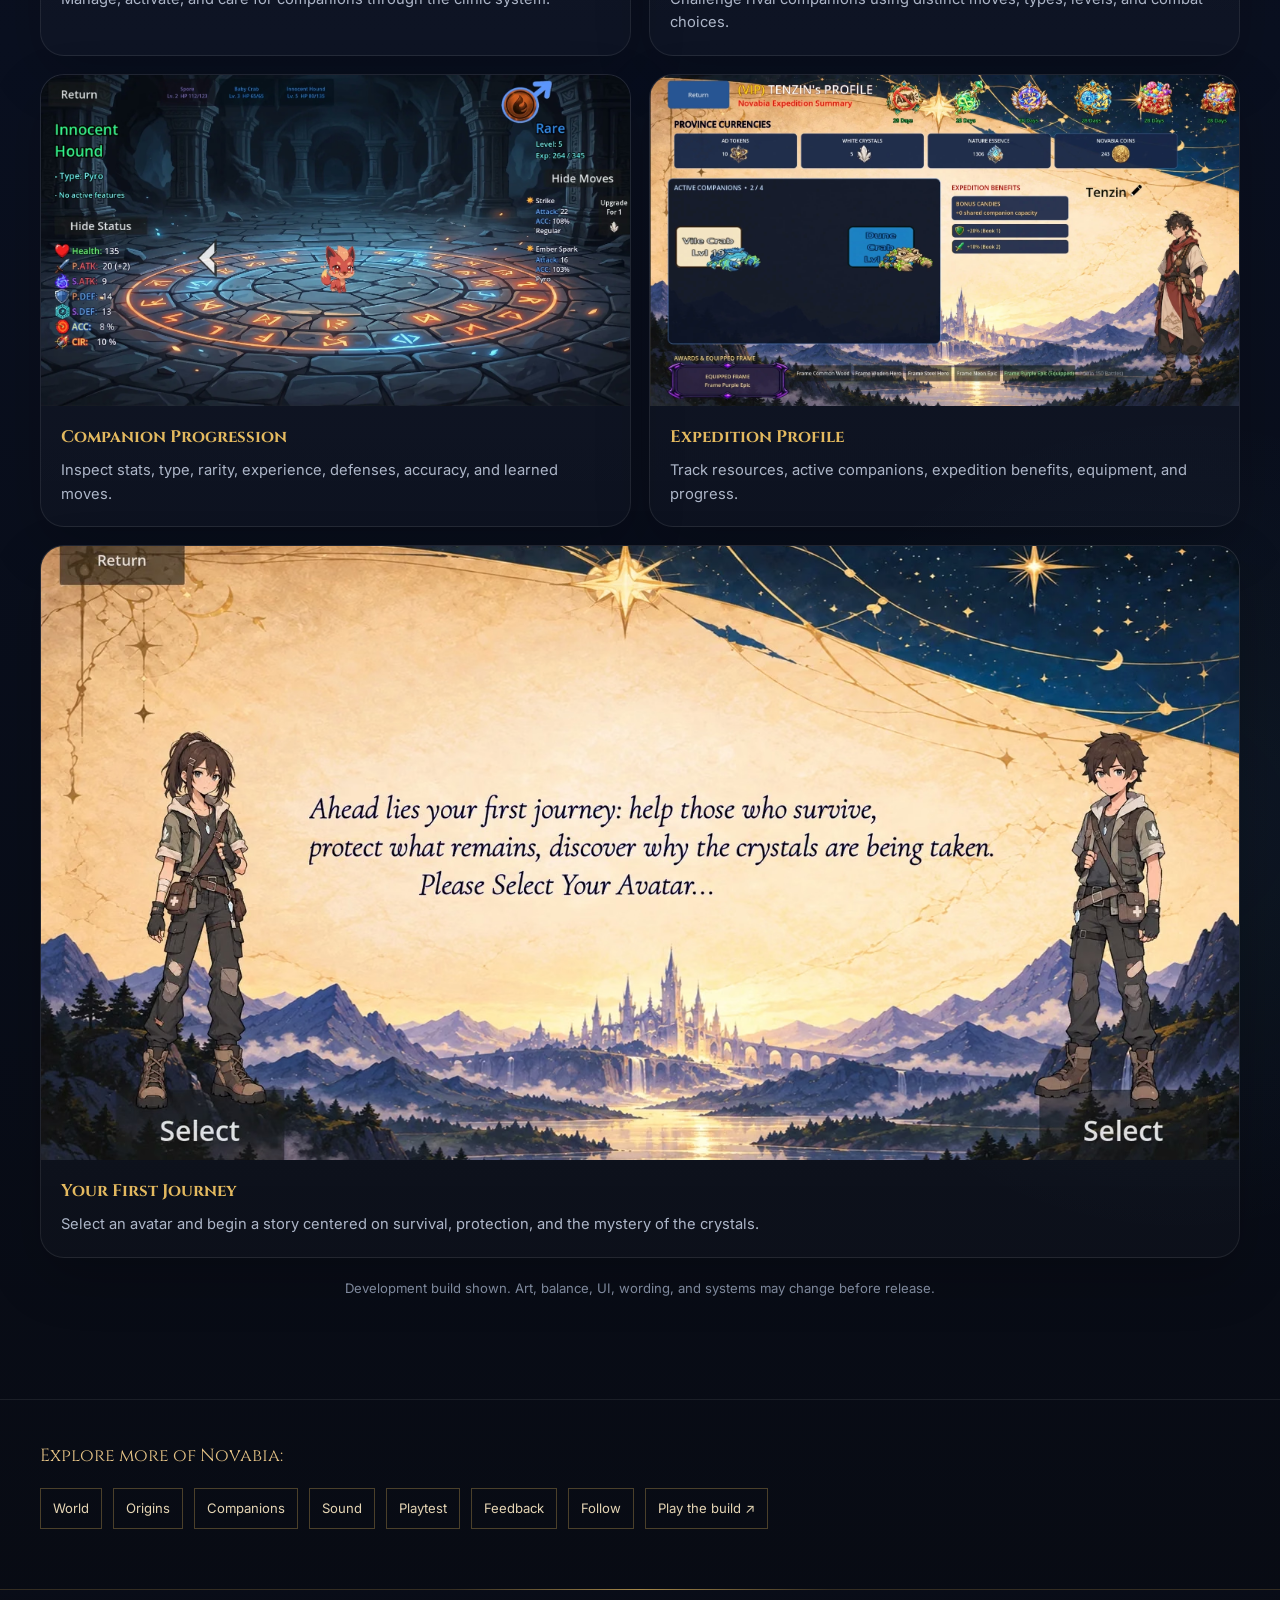
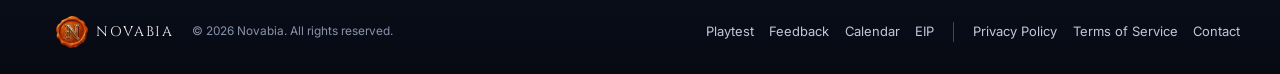
<file: gameplay/index.html>
<!doctype html>
<html lang="en">
<head>
  <meta charset="utf-8" />
  <meta name="viewport" content="width=device-width, initial-scale=1" />
  <title>Novabia Gameplay | Exploration, Combat &amp; Companion Care</title>
  <meta name="description" content="See real Novabia development-build screenshots of exploration, tactical combat, companion care, player management and progression." />
  <link rel="canonical" href="https://novabia.dev/gameplay/" />
  <meta property="og:type" content="website" />
  <meta property="og:title" content="Novabia Gameplay | Exploration, Combat &amp; Companion Care" />
  <meta property="og:description" content="See real Novabia development-build screenshots of exploration, tactical combat, companion care, player management and progression." />
  <meta property="og:url" content="https://novabia.dev/gameplay/" />
  <meta property="og:image" content="https://novabia.dev/assets/game-exploration.webp" />
  <meta name="twitter:card" content="summary_large_image" />
  <script type="application/ld+json">{"@context":"https://schema.org","@type":"WebPage","@id":"https://novabia.dev/gameplay/#webpage","url":"https://novabia.dev/gameplay/","name":"Novabia Gameplay | Exploration, Combat & Companion Care","description":"See real Novabia development-build screenshots of exploration, tactical combat, companion care, player management and progression.","inLanguage":"en","isPartOf":{"@id":"https://novabia.dev/#website"},"about":{"@id":"https://novabia.dev/#game"}}</script>
  <link rel="icon" type="image/png" href="/favicon.png" />
  <link rel="preconnect" href="https://fonts.googleapis.com" />
  <link rel="preconnect" href="https://fonts.gstatic.com" crossorigin />
  <link href="https://fonts.googleapis.com/css2?family=Cinzel:wght@500;600;700;800&family=Inter:wght@400;500;600;700;800&display=swap" rel="stylesheet" />
  <script>document.documentElement.classList.add("js");</script>
  <link rel="stylesheet" href="/styles.css?v=20261024-polish" />
  <link rel="stylesheet" href="/seo-pages.css?v=20261030" />
  <script src="/script.js" defer></script>
</head>
<body data-page-route="gameplay" class="seo-page">
<header class="site-header" id="top">
    <div class="shell nav-wrap">
      <a href="/" class="brand" aria-label="Novabia home">
        <picture>
          <source srcset="/assets/seal-n.avif" type="image/avif" />
          <source srcset="/assets/seal-n.webp" type="image/webp" />
          <img src="/assets/seal-n.png" alt="Novabia seal" class="brand-mark" />
        </picture>
        <span class="brand-text">NOVABIA</span>
      </a>

      <button class="menu-toggle" aria-label="Open navigation" aria-expanded="false">
        <span></span><span></span><span></span>
      </button>

<nav class="nav-links" aria-label="Primary navigation">
  <a href="/">Home</a>
  <a href="/world/">World</a>
  <a href="/origins/">Origins</a>
  <a href="/gameplay/" aria-current="page">Gameplay</a>
  <a href="/companions/">Companions</a>
  <a href="/sound/">Sound</a>
  <a href="/follow/">Follow</a>
  <span class="nav-divider" aria-hidden="true"></span>
  <a href="https://calendar.novabia.dev/" class="nav-external" data-destination="calendar">Calendar <span aria-hidden="true">↗</span></a>
  <a href="https://eip.novabia.dev/" class="nav-external" data-destination="eip">EIP <span aria-hidden="true">↗</span></a>
  <a href="/feedback/">Feedback</a>
  <a href="/playtest/" class="nav-cta">Test the Game</a>
</nav>
    </div>
  </header>
<main>
  <div class="shell seo-page-breadcrumb"><a href="/">Novabia</a><span aria-hidden="true"> / </span><span>Gameplay</span></div>
<section class="section gameplay-section site-page is-active" id="gameplay">
      <div class="shell">
        <div class="section-heading reveal">
          <p class="eyebrow">CURRENT GAMEPLAY BUILD</p>
          <h1 class="seo-page-title">From concept to working systems.</h1>
          <p>
            Novabia is being built as a playable game, not only a world concept. These images are
            captured from the current development build and show exploration, companion care, combat,
            progression, and player management systems already taking shape.
          </p>
        </div>

        <div class="gameplay-gallery">
          <article class="game-shot wide reveal">
            <button class="gallery-image-button" type="button" data-full="/assets/game-exploration.webp" aria-label="Open exploration screenshot">
              <picture>
                <source srcset="/assets/game-exploration.avif" type="image/avif" />
                <source srcset="/assets/game-exploration.webp" type="image/webp" />
                <img src="/assets/game-exploration.png" alt="Novabia exploration scene with player and companions" loading="lazy" />
              </picture>
            </button>
            <div class="shot-copy">
              <span>Exploration</span>
              <p>Travel through connected areas with an active companion team and route-based progression.</p>
            </div>
          </article>

          <article class="game-shot reveal">
            <button class="gallery-image-button" type="button" data-full="/assets/game-clinic.webp" aria-label="Open clinic screenshot">
              <picture>
                <source srcset="/assets/game-clinic.avif" type="image/avif" />
                <source srcset="/assets/game-clinic.webp" type="image/webp" />
                <img src="/assets/game-clinic.png" alt="Novabia pet clinic companion activation screen" loading="lazy" />
              </picture>
            </button>
            <div class="shot-copy">
              <span>Clinic & Care</span>
              <p>Manage, activate, and care for companions through the clinic system.</p>
            </div>
          </article>

          <article class="game-shot reveal">
            <button class="gallery-image-button" type="button" data-full="/assets/game-battle.webp" aria-label="Open battle screenshot">
              <picture>
                <source srcset="/assets/game-battle.avif" type="image/avif" />
                <source srcset="/assets/game-battle.webp" type="image/webp" />
                <img src="/assets/game-battle.png" alt="Novabia companion battle scene" loading="lazy" />
              </picture>
            </button>
            <div class="shot-copy">
              <span>Battle</span>
              <p>Challenge rival companions using distinct moves, types, levels, and combat choices.</p>
            </div>
          </article>

          <article class="game-shot reveal">
            <button class="gallery-image-button" type="button" data-full="/assets/game-companion-info.webp" aria-label="Open companion information screenshot">
              <picture>
                <source srcset="/assets/game-companion-info.avif" type="image/avif" />
                <source srcset="/assets/game-companion-info.webp" type="image/webp" />
                <img src="/assets/game-companion-info.png" alt="Novabia companion status and move information" loading="lazy" />
              </picture>
            </button>
            <div class="shot-copy">
              <span>Companion Progression</span>
              <p>Inspect stats, type, rarity, experience, defenses, accuracy, and learned moves.</p>
            </div>
          </article>

          <article class="game-shot reveal">
            <button class="gallery-image-button" type="button" data-full="/assets/game-profile.webp" aria-label="Open expedition profile screenshot">
              <picture>
                <source srcset="/assets/game-profile.avif" type="image/avif" />
                <source srcset="/assets/game-profile.webp" type="image/webp" />
                <img src="/assets/game-profile.png" alt="Novabia expedition profile and active companion roster" loading="lazy" />
              </picture>
            </button>
            <div class="shot-copy">
              <span>Expedition Profile</span>
              <p>Track resources, active companions, expedition benefits, equipment, and progress.</p>
            </div>
          </article>

          <article class="game-shot wide reveal">
            <button class="gallery-image-button" type="button" data-full="/assets/game-avatar-select.webp" aria-label="Open avatar selection screenshot">
              <picture>
                <source srcset="/assets/game-avatar-select.avif" type="image/avif" />
                <source srcset="/assets/game-avatar-select.webp" type="image/webp" />
                <img src="/assets/game-avatar-select.png" alt="Novabia avatar selection and first journey screen" loading="lazy" />
              </picture>
            </button>
            <div class="shot-copy">
              <span>Your First Journey</span>
              <p>Select an avatar and begin a story centered on survival, protection, and the mystery of the crystals.</p>
            </div>
          </article>
        </div>

        <p class="development-disclaimer reveal">Development build shown. Art, balance, UI, wording, and systems may change before release.</p>
      </div>
    </section>
  <div class="shell seo-page-next"><p>Explore more of Novabia:</p><nav aria-label="Explore Novabia"><a href="/world/">World</a> <a href="/origins/">Origins</a> <a href="/companions/">Companions</a> <a href="/sound/">Sound</a> <a href="/playtest/">Playtest</a> <a href="/feedback/">Feedback</a> <a href="/follow/">Follow</a><a href="https://play.novabia.dev/">Play the build ↗</a></nav></div>
</main>
<footer class="site-footer">
    <div class="shell footer-wrap footer-bar">
      <div class="footer-identity">
        <a href="/" class="footer-brand" aria-label="Novabia home">
          <picture>
            <source srcset="/assets/seal-n.avif" type="image/avif" />
            <source srcset="/assets/seal-n.webp" type="image/webp" />
            <img src="/assets/seal-n.png" alt="" class="footer-seal" />
          </picture>
          <span>NOVABIA</span>
        </a>
        <p class="footer-copyright">© <span id="year">2026</span> Novabia. All rights reserved.</p>
      </div>
      <nav class="footer-navigation" aria-label="Footer navigation">
        <div class="footer-link-group" aria-label="Explore Novabia">
          <span class="footer-group-label" aria-hidden="true">EXPLORE</span>
          <a href="https://play.novabia.dev/" data-destination="play">Playtest</a>
          <a href="/feedback/">Feedback</a>
          <a href="https://calendar.novabia.dev/" data-destination="calendar">Calendar</a>
          <a href="https://eip.novabia.dev/" data-destination="eip">EIP</a>
        </div>
        <span class="footer-group-divider" aria-hidden="true"></span>
        <div class="footer-link-group" aria-label="Legal and contact">
          <span class="footer-group-label" aria-hidden="true">INFORMATION</span>
          <a href="/privacy/">Privacy Policy</a>
          <a href="/terms/">Terms of Service</a>
          <a href="mailto:support@novabia.dev">Contact</a>
        </div>
      </nav>
    </div>
  </footer>
</body>
</html>
</file>
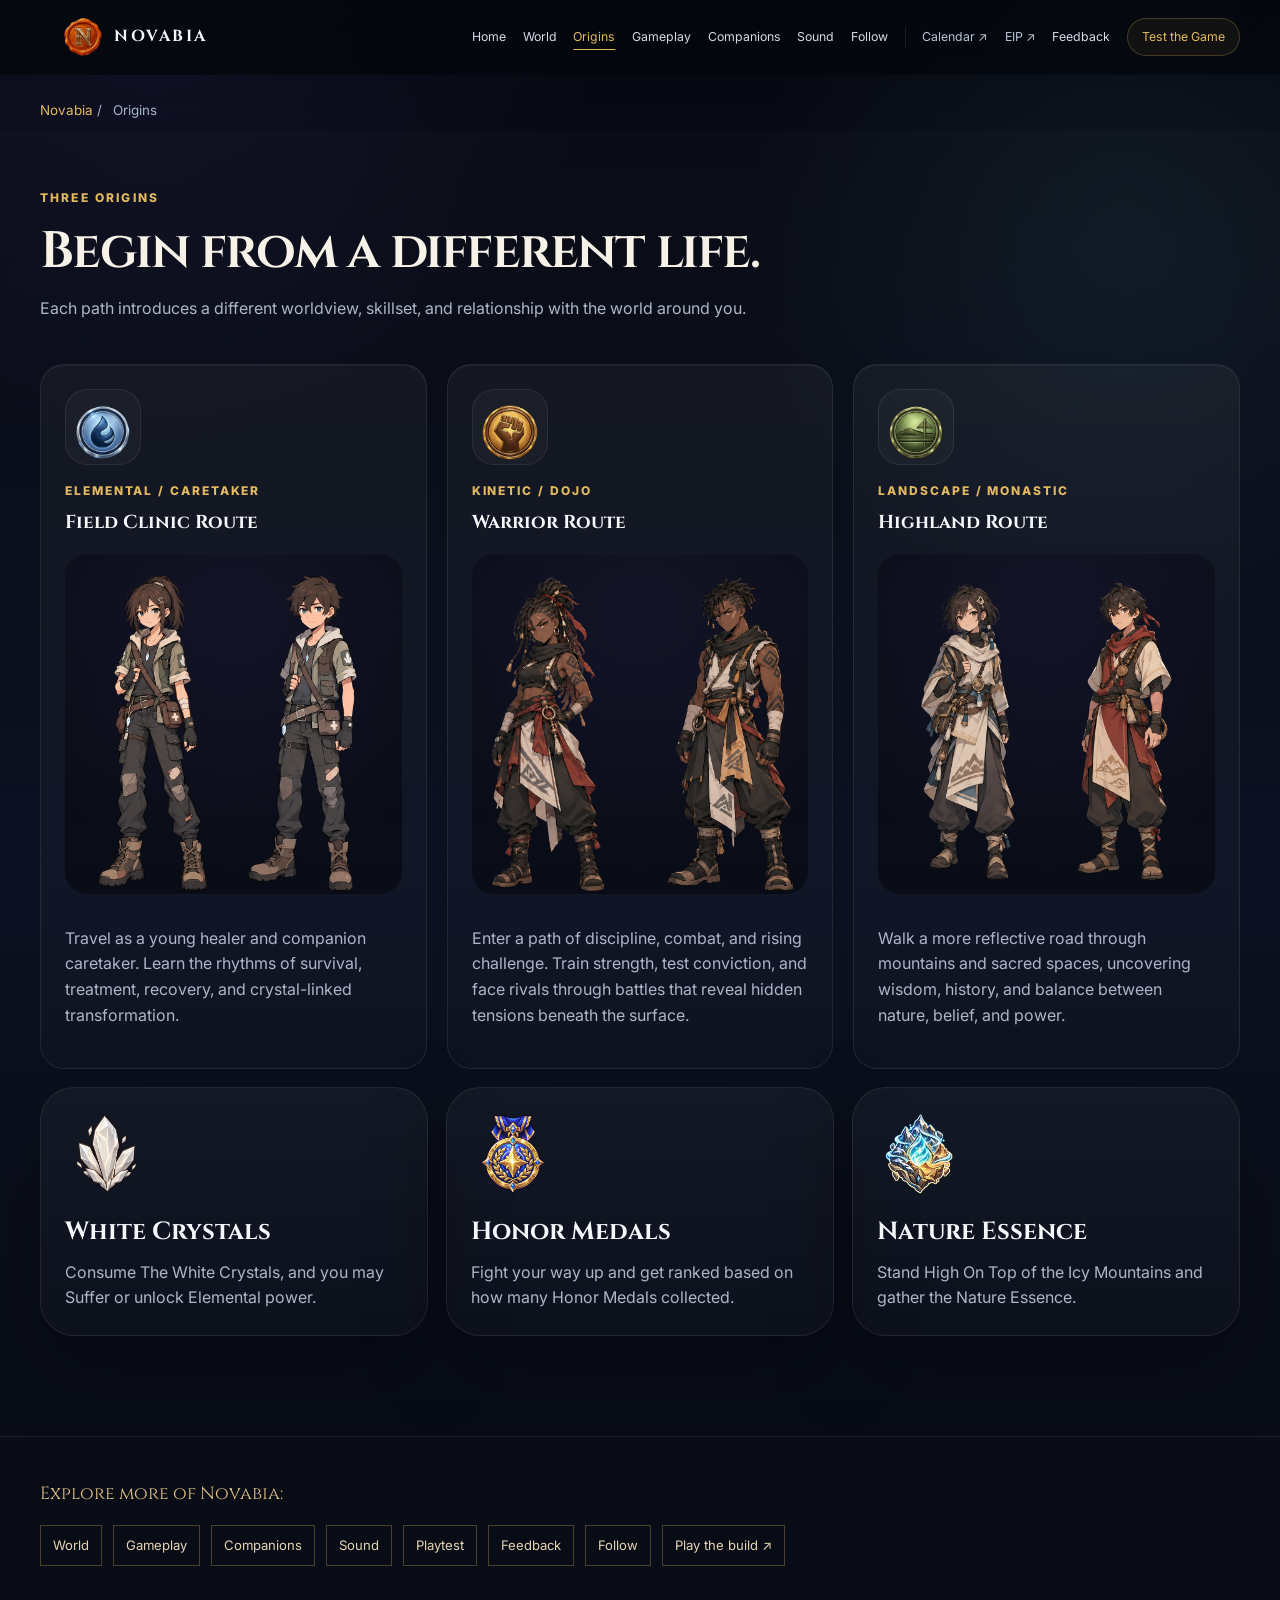
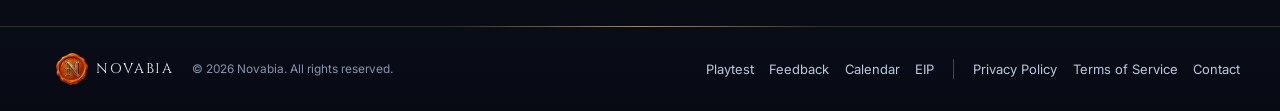
<file: origins/index.html>
<!doctype html>
<html lang="en">
<head>
  <meta charset="utf-8" />
  <meta name="viewport" content="width=device-width, initial-scale=1" />
  <title>Three Origins | Caretaker, Dojo &amp; Monastic Paths | Novabia</title>
  <meta name="description" content="Choose an origin in Novabia: the Elemental Caretaker, Kinetic Dojo Apprentice, or Landscape Monk's Child. Each route has a distinct worldview." />
  <link rel="canonical" href="https://novabia.dev/origins/" />
  <meta property="og:type" content="website" />
  <meta property="og:title" content="Three Origins | Caretaker, Dojo &amp; Monastic Paths | Novabia" />
  <meta property="og:description" content="Choose an origin in Novabia: the Elemental Caretaker, Kinetic Dojo Apprentice, or Landscape Monk's Child. Each route has a distinct worldview." />
  <meta property="og:url" content="https://novabia.dev/origins/" />
  <meta property="og:image" content="https://novabia.dev/assets/map-world.png" />
  <meta name="twitter:card" content="summary_large_image" />
  <script type="application/ld+json">{"@context":"https://schema.org","@type":"WebPage","@id":"https://novabia.dev/origins/#webpage","url":"https://novabia.dev/origins/","name":"Three Origins | Caretaker, Dojo & Monastic Paths | Novabia","description":"Choose an origin in Novabia: the Elemental Caretaker, Kinetic Dojo Apprentice, or Landscape Monk's Child. Each route has a distinct worldview.","inLanguage":"en","isPartOf":{"@id":"https://novabia.dev/#website"},"about":{"@id":"https://novabia.dev/#game"}}</script>
  <link rel="icon" type="image/png" href="/favicon.png" />
  <link rel="preconnect" href="https://fonts.googleapis.com" />
  <link rel="preconnect" href="https://fonts.gstatic.com" crossorigin />
  <link href="https://fonts.googleapis.com/css2?family=Cinzel:wght@500;600;700;800&family=Inter:wght@400;500;600;700;800&display=swap" rel="stylesheet" />
  <script>document.documentElement.classList.add("js");</script>
  <link rel="stylesheet" href="/styles.css?v=20261024-polish" />
  <link rel="stylesheet" href="/seo-pages.css?v=20261030" />
  <script src="/script.js" defer></script>
</head>
<body data-page-route="origins" class="seo-page">
<header class="site-header" id="top">
    <div class="shell nav-wrap">
      <a href="/" class="brand" aria-label="Novabia home">
        <picture>
          <source srcset="/assets/seal-n.avif" type="image/avif" />
          <source srcset="/assets/seal-n.webp" type="image/webp" />
          <img src="/assets/seal-n.png" alt="Novabia seal" class="brand-mark" />
        </picture>
        <span class="brand-text">NOVABIA</span>
      </a>

      <button class="menu-toggle" aria-label="Open navigation" aria-expanded="false">
        <span></span><span></span><span></span>
      </button>

<nav class="nav-links" aria-label="Primary navigation">
  <a href="/">Home</a>
  <a href="/world/">World</a>
  <a href="/origins/" aria-current="page">Origins</a>
  <a href="/gameplay/">Gameplay</a>
  <a href="/companions/">Companions</a>
  <a href="/sound/">Sound</a>
  <a href="/follow/">Follow</a>
  <span class="nav-divider" aria-hidden="true"></span>
  <a href="https://calendar.novabia.dev/" class="nav-external" data-destination="calendar">Calendar <span aria-hidden="true">↗</span></a>
  <a href="https://eip.novabia.dev/" class="nav-external" data-destination="eip">EIP <span aria-hidden="true">↗</span></a>
  <a href="/feedback/">Feedback</a>
  <a href="/playtest/" class="nav-cta">Test the Game</a>
</nav>
    </div>
  </header>
<main>
  <div class="shell seo-page-breadcrumb"><a href="/">Novabia</a><span aria-hidden="true"> / </span><span>Origins</span></div>
<section class="section origins-section site-page is-active" id="origins">
      <div class="shell">
        <div class="section-heading reveal">
          <p class="eyebrow">THREE ORIGINS</p>
          <h1 class="seo-page-title">Begin from a different life.</h1>
          <p>
            Each path introduces a different worldview, skillset, and relationship with the world around you.
          </p>
        </div>

        <div class="origin-grid">
          <article class="origin-card reveal">
            <div class="origin-icon-wrap"><picture><source srcset="/assets/icon-water.avif" type="image/avif" /><source srcset="/assets/icon-water.webp" type="image/webp" /><img src="/assets/icon-water.png" alt="Elemental origin water symbol" class="origin-icon" /></picture></div>
            <div class="origin-heading">
              <p class="origin-label">ELEMENTAL / CARETAKER</p>
              <h3>Field Clinic Route</h3>
            </div>
            <div class="origin-characters pair-tight">
              <picture>
                <source srcset="/assets/char-caretaker-f.avif" type="image/avif" />
                <source srcset="/assets/char-caretaker-f.webp" type="image/webp" />
                <img src="/assets/char-caretaker-f.png" alt="Caretaker heroine" />
              </picture>
              <picture>
                <source srcset="/assets/char-caretaker-m.avif" type="image/avif" />
                <source srcset="/assets/char-caretaker-m.webp" type="image/webp" />
                <img src="/assets/char-caretaker-m.png" alt="Caretaker hero" />
              </picture>
            </div>
            <p>
              Travel as a young healer and companion caretaker. Learn the rhythms of survival,
              treatment, recovery, and crystal-linked transformation.
            </p>
          </article>

          <article class="origin-card reveal">
            <div class="origin-icon-wrap"><picture><source srcset="/assets/icon-fist.avif" type="image/avif" /><source srcset="/assets/icon-fist.webp" type="image/webp" /><img src="/assets/icon-fist.png" alt="Kinetic origin fist symbol" class="origin-icon" /></picture></div>
            <div class="origin-heading">
              <p class="origin-label">KINETIC / DOJO</p>
              <h3>Warrior Route</h3>
            </div>
            <div class="origin-characters pair-wide">
              <picture>
                <source srcset="/assets/char-dojo-f.avif" type="image/avif" />
                <source srcset="/assets/char-dojo-f.webp" type="image/webp" />
                <img src="/assets/char-dojo-f.png" alt="Dojo heroine" />
              </picture>
              <picture>
                <source srcset="/assets/char-dojo-m.avif" type="image/avif" />
                <source srcset="/assets/char-dojo-m.webp" type="image/webp" />
                <img src="/assets/char-dojo-m.png" alt="Dojo hero" />
              </picture>
            </div>
            <p>
              Enter a path of discipline, combat, and rising challenge. Train strength, test conviction,
              and face rivals through battles that reveal hidden tensions beneath the surface.
            </p>
          </article>

          <article class="origin-card reveal">
            <div class="origin-icon-wrap"><picture><source srcset="/assets/icon-landscape.avif" type="image/avif" /><source srcset="/assets/icon-landscape.webp" type="image/webp" /><img src="/assets/icon-landscape.png" alt="Landscape province emblem" class="origin-icon" /></picture></div>
            <div class="origin-heading">
              <p class="origin-label">LANDSCAPE / MONASTIC</p>
              <h3>Highland Route</h3>
            </div>
            <div class="origin-characters pair-tight">
              <picture>
                <source srcset="/assets/char-monk-f.avif" type="image/avif" />
                <source srcset="/assets/char-monk-f.webp" type="image/webp" />
                <img src="/assets/char-monk-f.png" alt="Highland heroine" />
              </picture>
              <picture>
                <source srcset="/assets/char-monk-m.avif" type="image/avif" />
                <source srcset="/assets/char-monk-m.webp" type="image/webp" />
                <img src="/assets/char-monk-m.png" alt="Highland hero" />
              </picture>
            </div>
            <p>
              Walk a more reflective road through mountains and sacred spaces, uncovering wisdom,
              history, and balance between nature, belief, and power.
            </p>
          </article>
        </div>

        <div class="origin-bottom-grid reveal">
          <article class="origin-bottom-card frame-card">
            <picture>
              <source srcset="/assets/crystal-white.avif" type="image/avif" />
              <source srcset="/assets/crystal-white.webp" type="image/webp" />
              <img src="/assets/crystal-white.png" alt="Elemental coin" class="origin-bottom-icon" />
            </picture>
            <h4>White Crystals</h4>
            <p>Consume The White Crystals, and you may Suffer or unlock Elemental power.</p>
          </article>
          <article class="origin-bottom-card frame-card">
            <picture>
              <source srcset="/assets/icon-medal.avif" type="image/avif" />
              <source srcset="/assets/icon-medal.webp" type="image/webp" />
              <img src="/assets/icon-medal.png" alt="Kinetic coin" class="origin-bottom-icon" />
            </picture>
            <h4>Honor Medals</h4>
            <p>Fight your way up and get ranked based on how many Honor Medals collected.</p>
          </article>
          <article class="origin-bottom-card frame-card">
            <picture>
              <source srcset="/assets/emblem-elemental.avif" type="image/avif" />
              <source srcset="/assets/emblem-elemental.webp" type="image/webp" />
              <img src="/assets/emblem-elemental.png" alt="Landscape coin" class="origin-bottom-icon" />
            </picture>
            <h4>Nature Essence</h4>
            <p>Stand High On Top of the Icy Mountains and gather the Nature Essence.</p>
          </article>
        </div>
      </div>
    </section>
  <div class="shell seo-page-next"><p>Explore more of Novabia:</p><nav aria-label="Explore Novabia"><a href="/world/">World</a> <a href="/gameplay/">Gameplay</a> <a href="/companions/">Companions</a> <a href="/sound/">Sound</a> <a href="/playtest/">Playtest</a> <a href="/feedback/">Feedback</a> <a href="/follow/">Follow</a><a href="https://play.novabia.dev/">Play the build ↗</a></nav></div>
</main>
<footer class="site-footer">
    <div class="shell footer-wrap footer-bar">
      <div class="footer-identity">
        <a href="/" class="footer-brand" aria-label="Novabia home">
          <picture>
            <source srcset="/assets/seal-n.avif" type="image/avif" />
            <source srcset="/assets/seal-n.webp" type="image/webp" />
            <img src="/assets/seal-n.png" alt="" class="footer-seal" />
          </picture>
          <span>NOVABIA</span>
        </a>
        <p class="footer-copyright">© <span id="year">2026</span> Novabia. All rights reserved.</p>
      </div>
      <nav class="footer-navigation" aria-label="Footer navigation">
        <div class="footer-link-group" aria-label="Explore Novabia">
          <span class="footer-group-label" aria-hidden="true">EXPLORE</span>
          <a href="https://play.novabia.dev/" data-destination="play">Playtest</a>
          <a href="/feedback/">Feedback</a>
          <a href="https://calendar.novabia.dev/" data-destination="calendar">Calendar</a>
          <a href="https://eip.novabia.dev/" data-destination="eip">EIP</a>
        </div>
        <span class="footer-group-divider" aria-hidden="true"></span>
        <div class="footer-link-group" aria-label="Legal and contact">
          <span class="footer-group-label" aria-hidden="true">INFORMATION</span>
          <a href="/privacy/">Privacy Policy</a>
          <a href="/terms/">Terms of Service</a>
          <a href="mailto:support@novabia.dev">Contact</a>
        </div>
      </nav>
    </div>
  </footer>
</body>
</html>
</file>
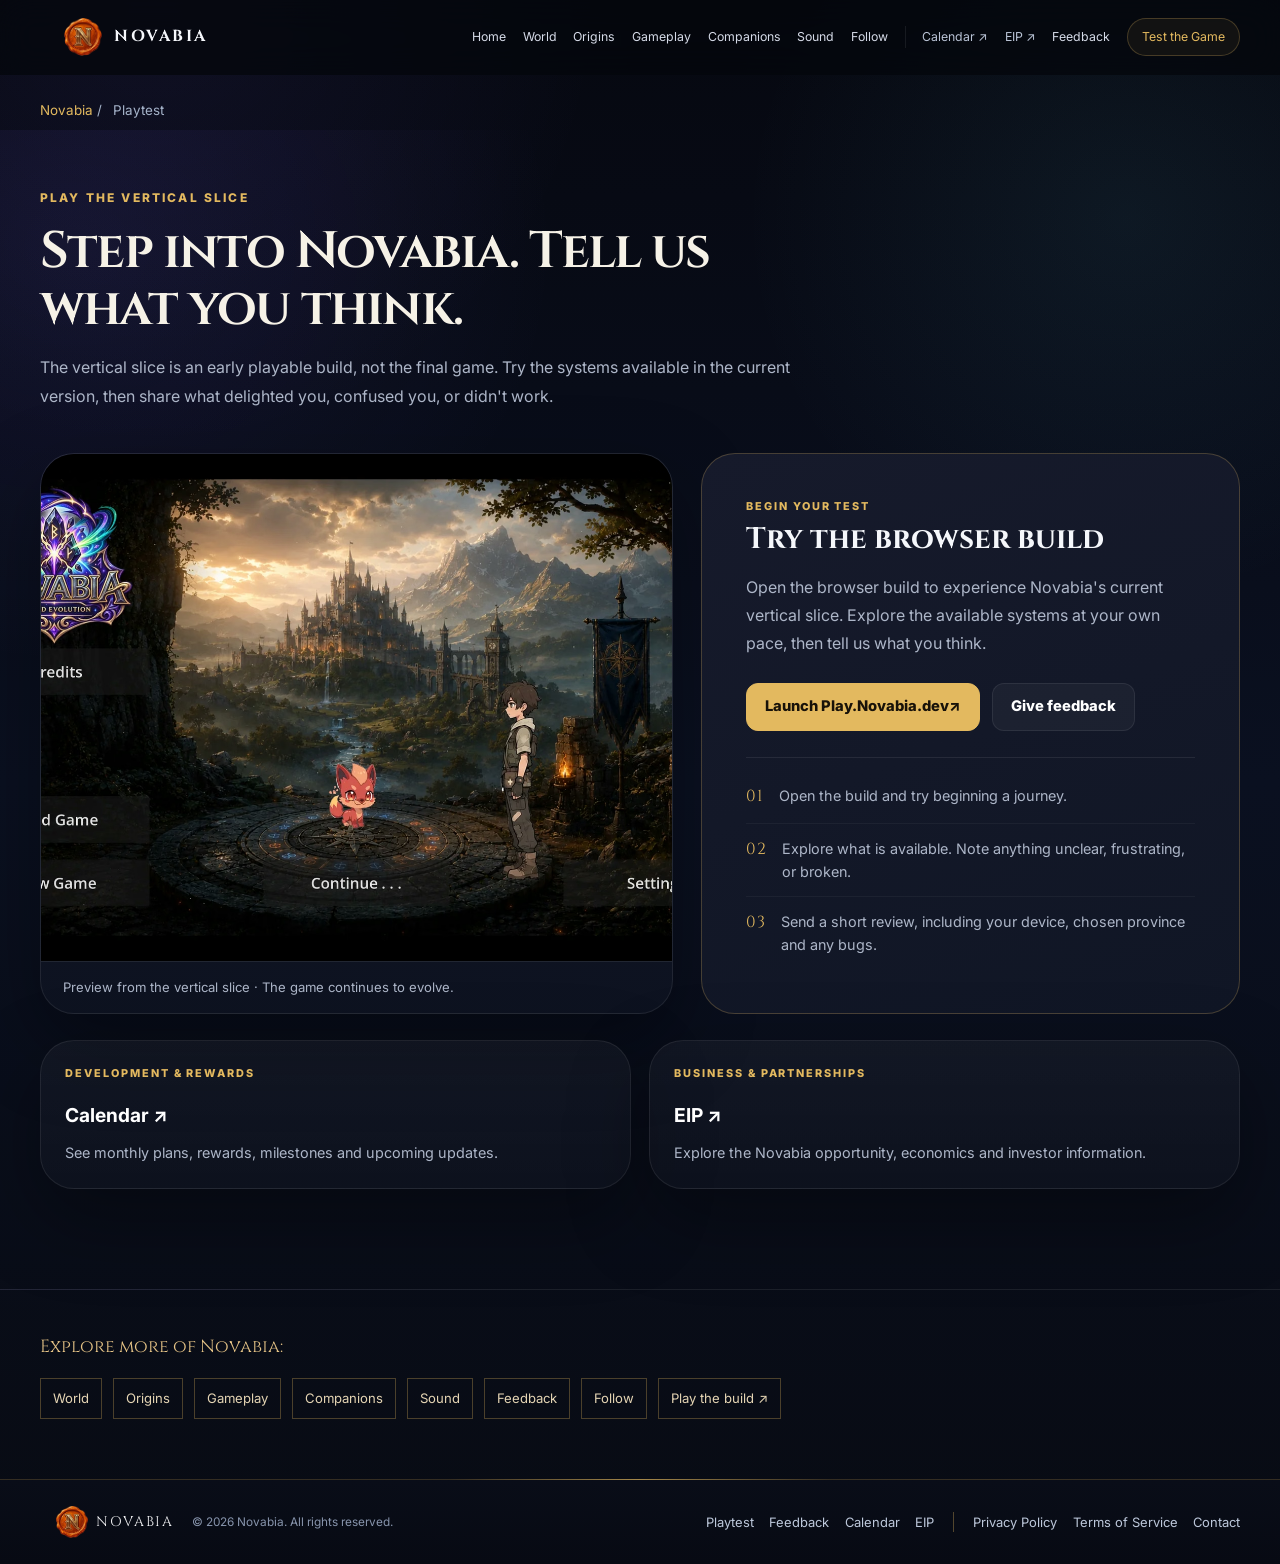
<file: playtest/index.html>
<!doctype html>
<html lang="en">
<head>
  <meta charset="utf-8" />
  <meta name="viewport" content="width=device-width, initial-scale=1" />
  <title>Playtest Novabia | Try the Development Build</title>
  <meta name="description" content="Try Novabia's current playable development prototype, explore its available systems and share constructive feedback with the creator." />
  <link rel="canonical" href="https://novabia.dev/playtest/" />
  <meta property="og:type" content="website" />
  <meta property="og:title" content="Playtest Novabia | Try the Development Build" />
  <meta property="og:description" content="Try Novabia's current playable development prototype, explore its available systems and share constructive feedback with the creator." />
  <meta property="og:url" content="https://novabia.dev/playtest/" />
  <meta property="og:image" content="https://novabia.dev/assets/game-main-menu.webp" />
  <meta name="twitter:card" content="summary_large_image" />
  <script type="application/ld+json">{"@context":"https://schema.org","@type":"WebPage","@id":"https://novabia.dev/playtest/#webpage","url":"https://novabia.dev/playtest/","name":"Playtest Novabia | Try the Development Build","description":"Try Novabia's current playable development prototype, explore its available systems and share constructive feedback with the creator.","inLanguage":"en","isPartOf":{"@id":"https://novabia.dev/#website"},"about":{"@id":"https://novabia.dev/#game"}}</script>
  <link rel="icon" type="image/png" href="/favicon.png" />
  <link rel="preconnect" href="https://fonts.googleapis.com" />
  <link rel="preconnect" href="https://fonts.gstatic.com" crossorigin />
  <link href="https://fonts.googleapis.com/css2?family=Cinzel:wght@500;600;700;800&family=Inter:wght@400;500;600;700;800&display=swap" rel="stylesheet" />
  <script>document.documentElement.classList.add("js");</script>
  <link rel="stylesheet" href="/styles.css?v=20261024-polish" />
  <link rel="stylesheet" href="/seo-pages.css?v=20261030" />
  <script src="/script.js" defer></script>
</head>
<body data-page-route="playtest" class="seo-page">
<header class="site-header" id="top">
    <div class="shell nav-wrap">
      <a href="/" class="brand" aria-label="Novabia home">
        <picture>
          <source srcset="/assets/seal-n.avif" type="image/avif" />
          <source srcset="/assets/seal-n.webp" type="image/webp" />
          <img src="/assets/seal-n.png" alt="Novabia seal" class="brand-mark" />
        </picture>
        <span class="brand-text">NOVABIA</span>
      </a>

      <button class="menu-toggle" aria-label="Open navigation" aria-expanded="false">
        <span></span><span></span><span></span>
      </button>

<nav class="nav-links" aria-label="Primary navigation">
  <a href="/">Home</a>
  <a href="/world/">World</a>
  <a href="/origins/">Origins</a>
  <a href="/gameplay/">Gameplay</a>
  <a href="/companions/">Companions</a>
  <a href="/sound/">Sound</a>
  <a href="/follow/">Follow</a>
  <span class="nav-divider" aria-hidden="true"></span>
  <a href="https://calendar.novabia.dev/" class="nav-external" data-destination="calendar">Calendar <span aria-hidden="true">↗</span></a>
  <a href="https://eip.novabia.dev/" class="nav-external" data-destination="eip">EIP <span aria-hidden="true">↗</span></a>
  <a href="/feedback/">Feedback</a>
  <a href="/playtest/" aria-current="page" class="nav-cta">Test the Game</a>
</nav>
    </div>
  </header>
<main>
  <div class="shell seo-page-breadcrumb"><a href="/">Novabia</a><span aria-hidden="true"> / </span><span>Playtest</span></div>
<section class="section playtest-section site-page is-active" id="playtest">
  <div class="shell">
    <div class="section-heading reveal">
      <p class="eyebrow">PLAY THE VERTICAL SLICE</p>
      <h1 class="seo-page-title">Step into Novabia. Tell us what you think.</h1>
      <p>
        The vertical slice is an early playable build, not the final game. Try the systems available
        in the current version, then share what delighted you, confused you, or didn't work.
      </p>
    </div>
    <div class="playtest-layout">
      <div class="playtest-preview frame-card reveal">
        <picture>
          <source srcset="/assets/game-main-menu.avif" type="image/avif" />
          <source srcset="/assets/game-main-menu.webp" type="image/webp" />
          <img src="/assets/game-main-menu.png" alt="Novabia development build main menu" loading="lazy" />
        </picture>
        <p>Preview from the vertical slice · The game continues to evolve.</p>
      </div>
      <div class="playtest-details reveal">
        <p class="eyebrow small">BEGIN YOUR TEST</p>
        <h3>Try the browser build</h3>
        <p>
          Open the browser build to experience Novabia's current vertical slice. Explore the
          available systems at your own pace, then tell us what you think.
        </p>
        <div class="hero-actions playtest-actions">
          <a href="https://play.novabia.dev/" class="btn btn-primary" data-destination="play">Launch Play.Novabia.dev <span aria-hidden="true">↗</span></a>
          <a href="/feedback/" class="btn btn-secondary">Give feedback</a>
        </div>
        <div class="tester-steps">
          <div><span class="step-number">01</span><p>Open the build and try beginning a journey.</p></div>
          <div><span class="step-number">02</span><p>Explore what is available. Note anything unclear, frustrating, or broken.</p></div>
          <div><span class="step-number">03</span><p>Send a short review, including your device, chosen province and any bugs.</p></div>
        </div>
      </div>
    </div>
    <div class="site-link-grid" aria-label="Explore more about Novabia">
      <a class="destination-card frame-card" href="https://calendar.novabia.dev/" data-destination="calendar">
        <span class="eyebrow small">DEVELOPMENT & REWARDS</span>
        <strong>Calendar <span aria-hidden="true">↗</span></strong>
        <span>See monthly plans, rewards, milestones and upcoming updates.</span>
      </a>
      <a class="destination-card frame-card" href="https://eip.novabia.dev/" data-destination="eip">
        <span class="eyebrow small">BUSINESS & PARTNERSHIPS</span>
        <strong>EIP <span aria-hidden="true">↗</span></strong>
        <span>Explore the Novabia opportunity, economics and investor information.</span>
      </a>
    </div>
  </div>
</section>
  <div class="shell seo-page-next"><p>Explore more of Novabia:</p><nav aria-label="Explore Novabia"><a href="/world/">World</a> <a href="/origins/">Origins</a> <a href="/gameplay/">Gameplay</a> <a href="/companions/">Companions</a> <a href="/sound/">Sound</a> <a href="/feedback/">Feedback</a> <a href="/follow/">Follow</a><a href="https://play.novabia.dev/">Play the build ↗</a></nav></div>
</main>
<footer class="site-footer">
    <div class="shell footer-wrap footer-bar">
      <div class="footer-identity">
        <a href="/" class="footer-brand" aria-label="Novabia home">
          <picture>
            <source srcset="/assets/seal-n.avif" type="image/avif" />
            <source srcset="/assets/seal-n.webp" type="image/webp" />
            <img src="/assets/seal-n.png" alt="" class="footer-seal" />
          </picture>
          <span>NOVABIA</span>
        </a>
        <p class="footer-copyright">© <span id="year">2026</span> Novabia. All rights reserved.</p>
      </div>
      <nav class="footer-navigation" aria-label="Footer navigation">
        <div class="footer-link-group" aria-label="Explore Novabia">
          <span class="footer-group-label" aria-hidden="true">EXPLORE</span>
          <a href="https://play.novabia.dev/" data-destination="play">Playtest</a>
          <a href="/feedback/">Feedback</a>
          <a href="https://calendar.novabia.dev/" data-destination="calendar">Calendar</a>
          <a href="https://eip.novabia.dev/" data-destination="eip">EIP</a>
        </div>
        <span class="footer-group-divider" aria-hidden="true"></span>
        <div class="footer-link-group" aria-label="Legal and contact">
          <span class="footer-group-label" aria-hidden="true">INFORMATION</span>
          <a href="/privacy/">Privacy Policy</a>
          <a href="/terms/">Terms of Service</a>
          <a href="mailto:support@novabia.dev">Contact</a>
        </div>
      </nav>
    </div>
  </footer>
</body>
</html>
</file>
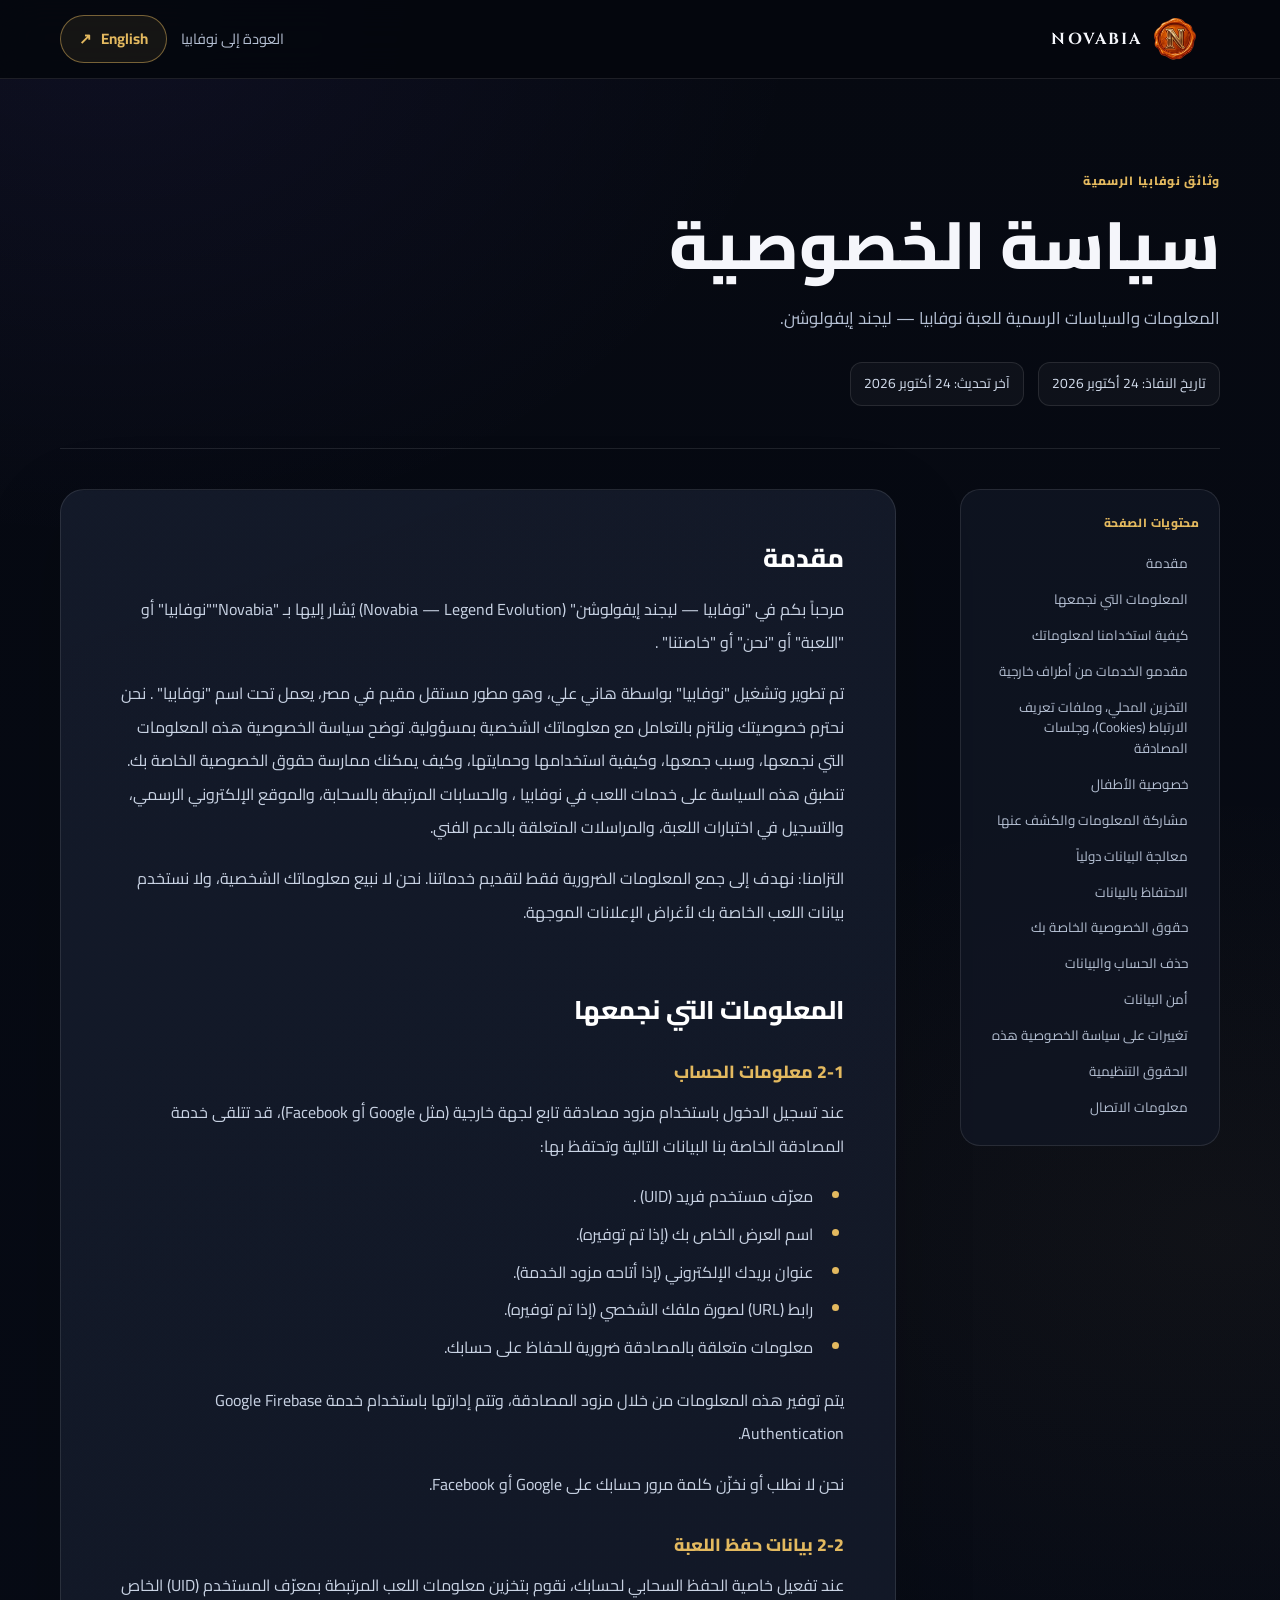
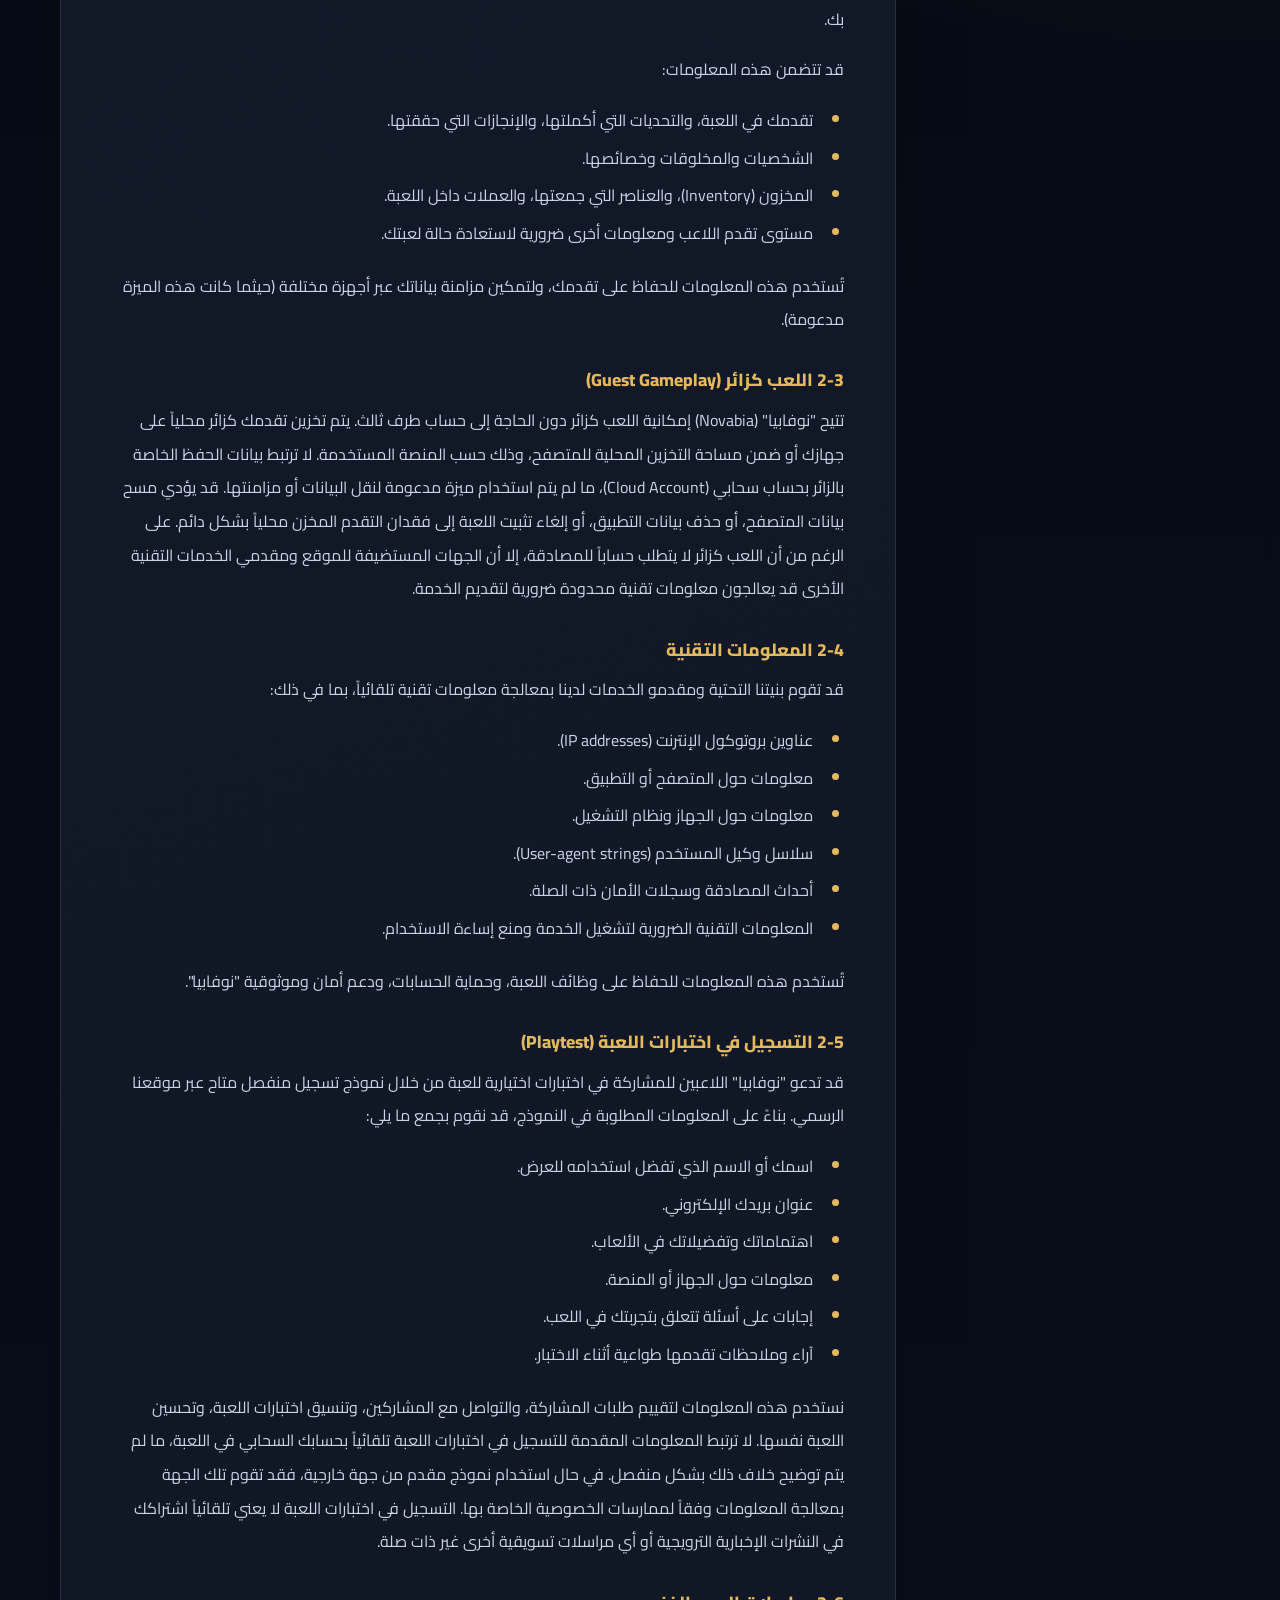
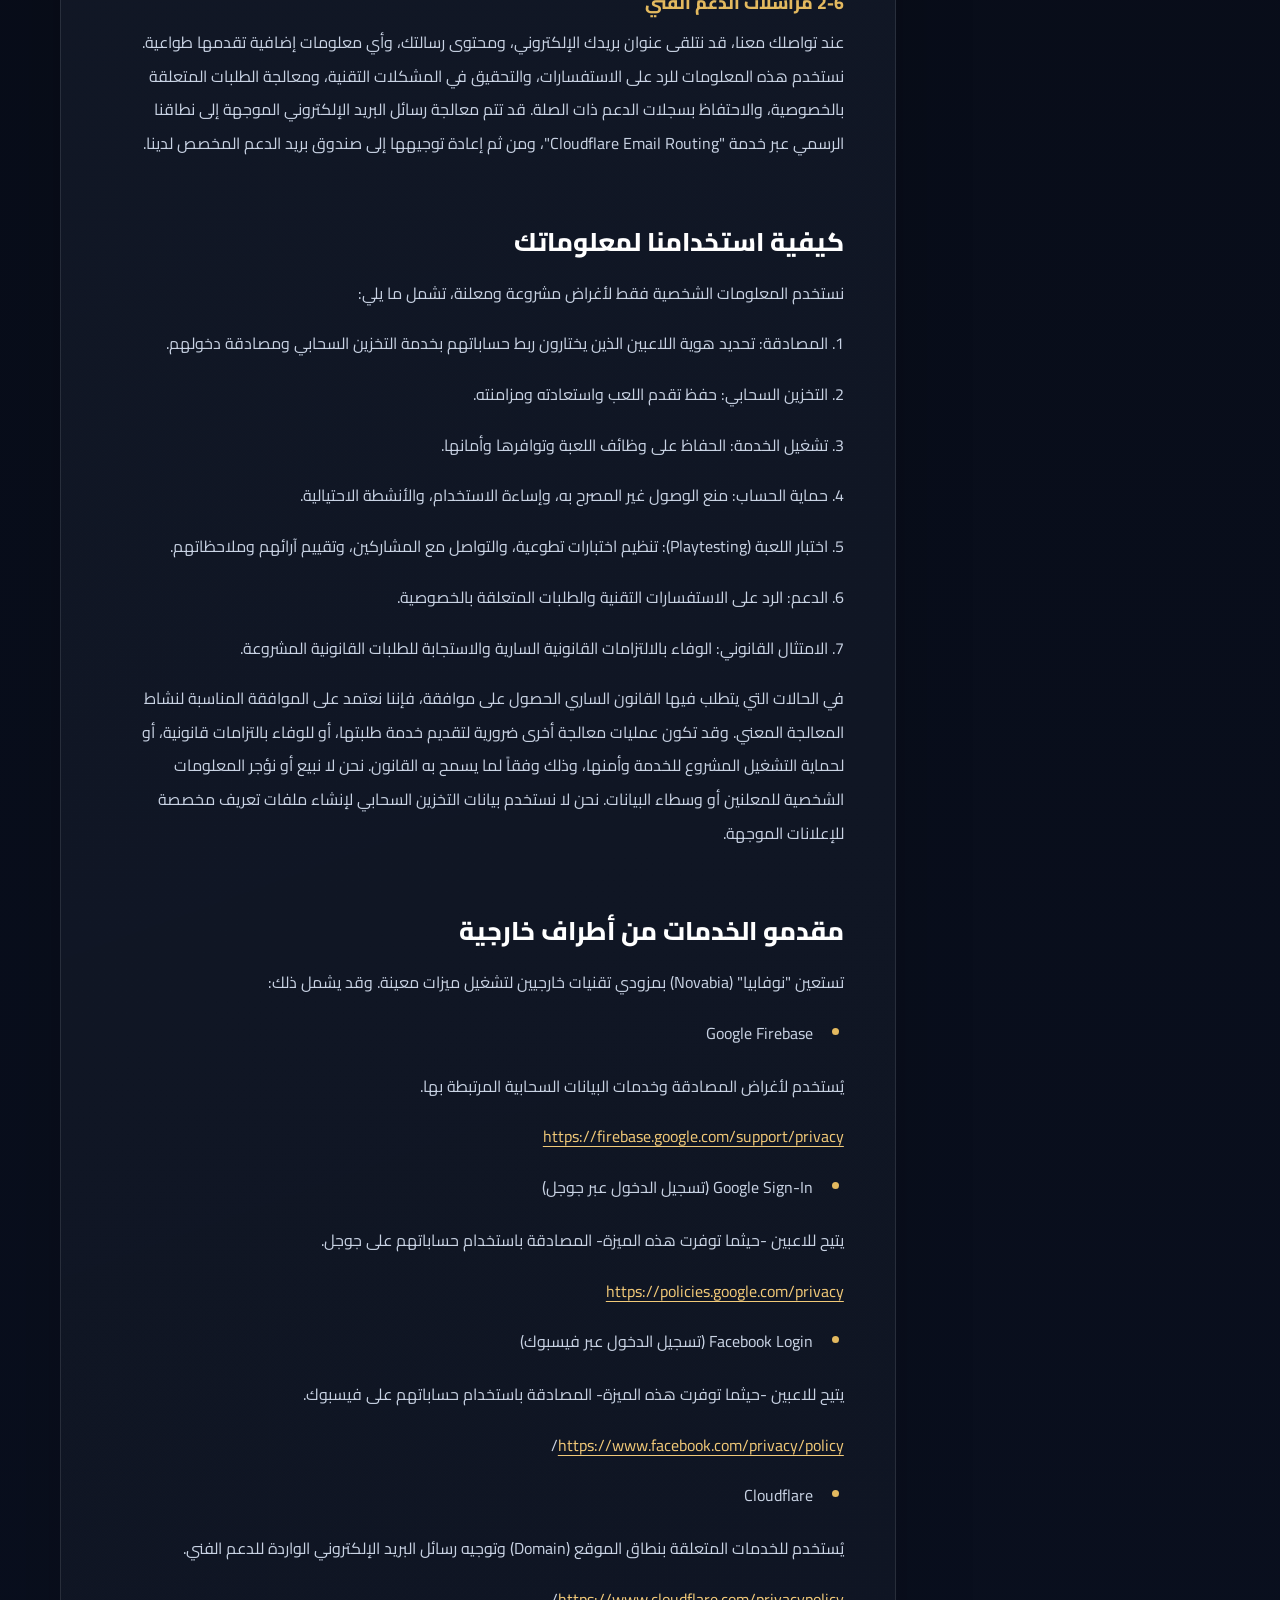
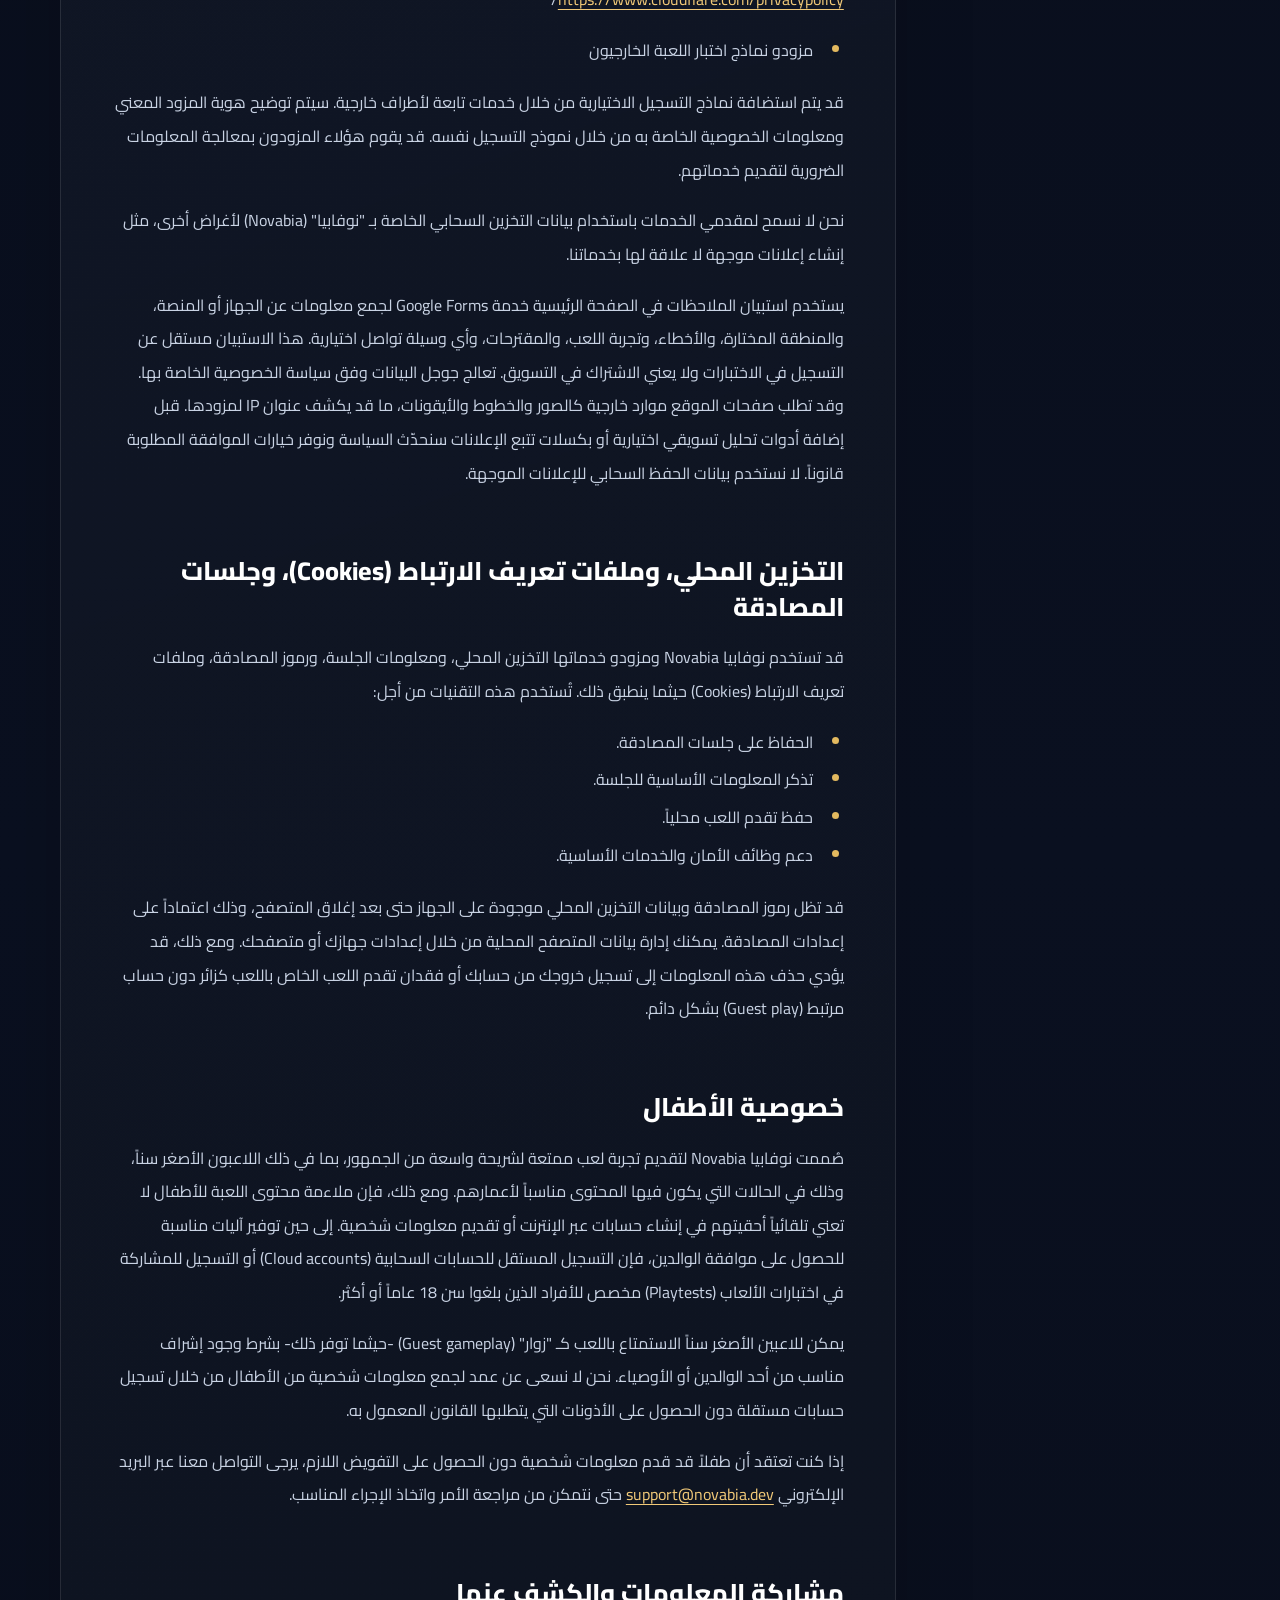
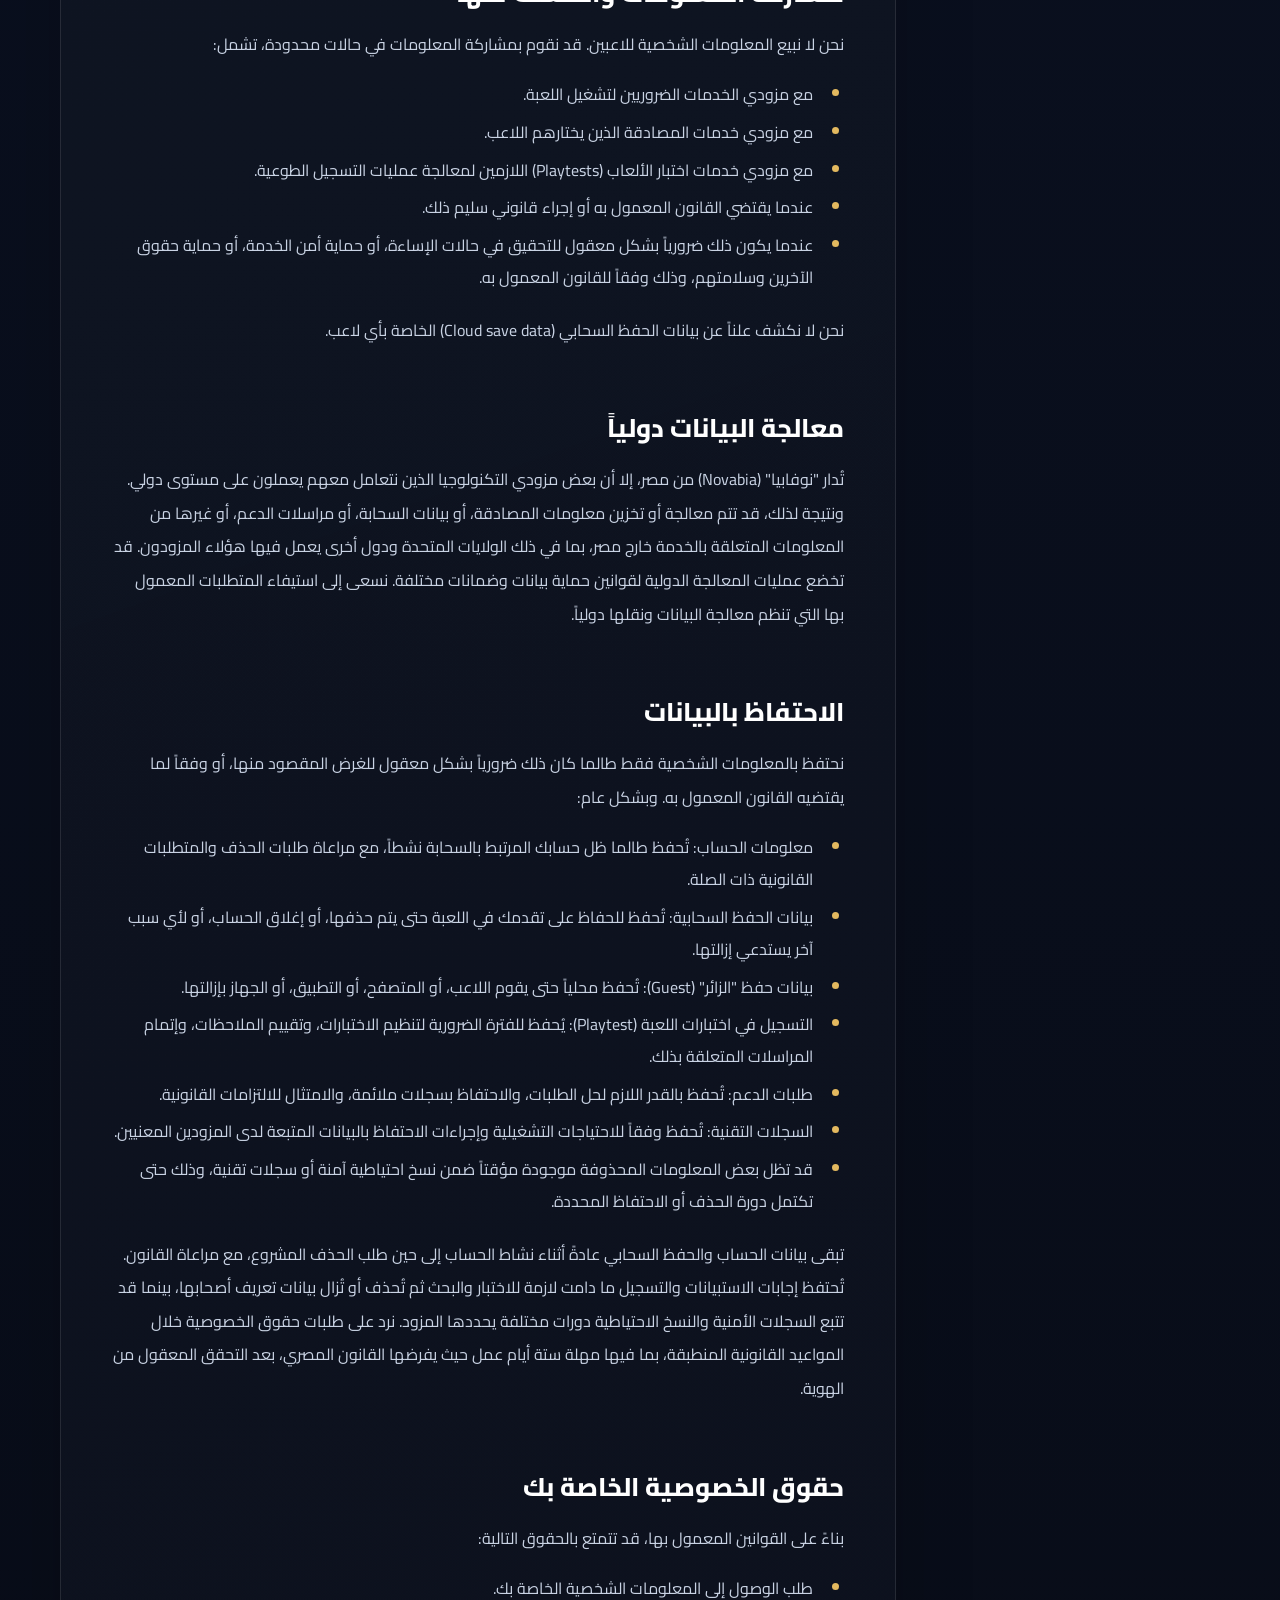
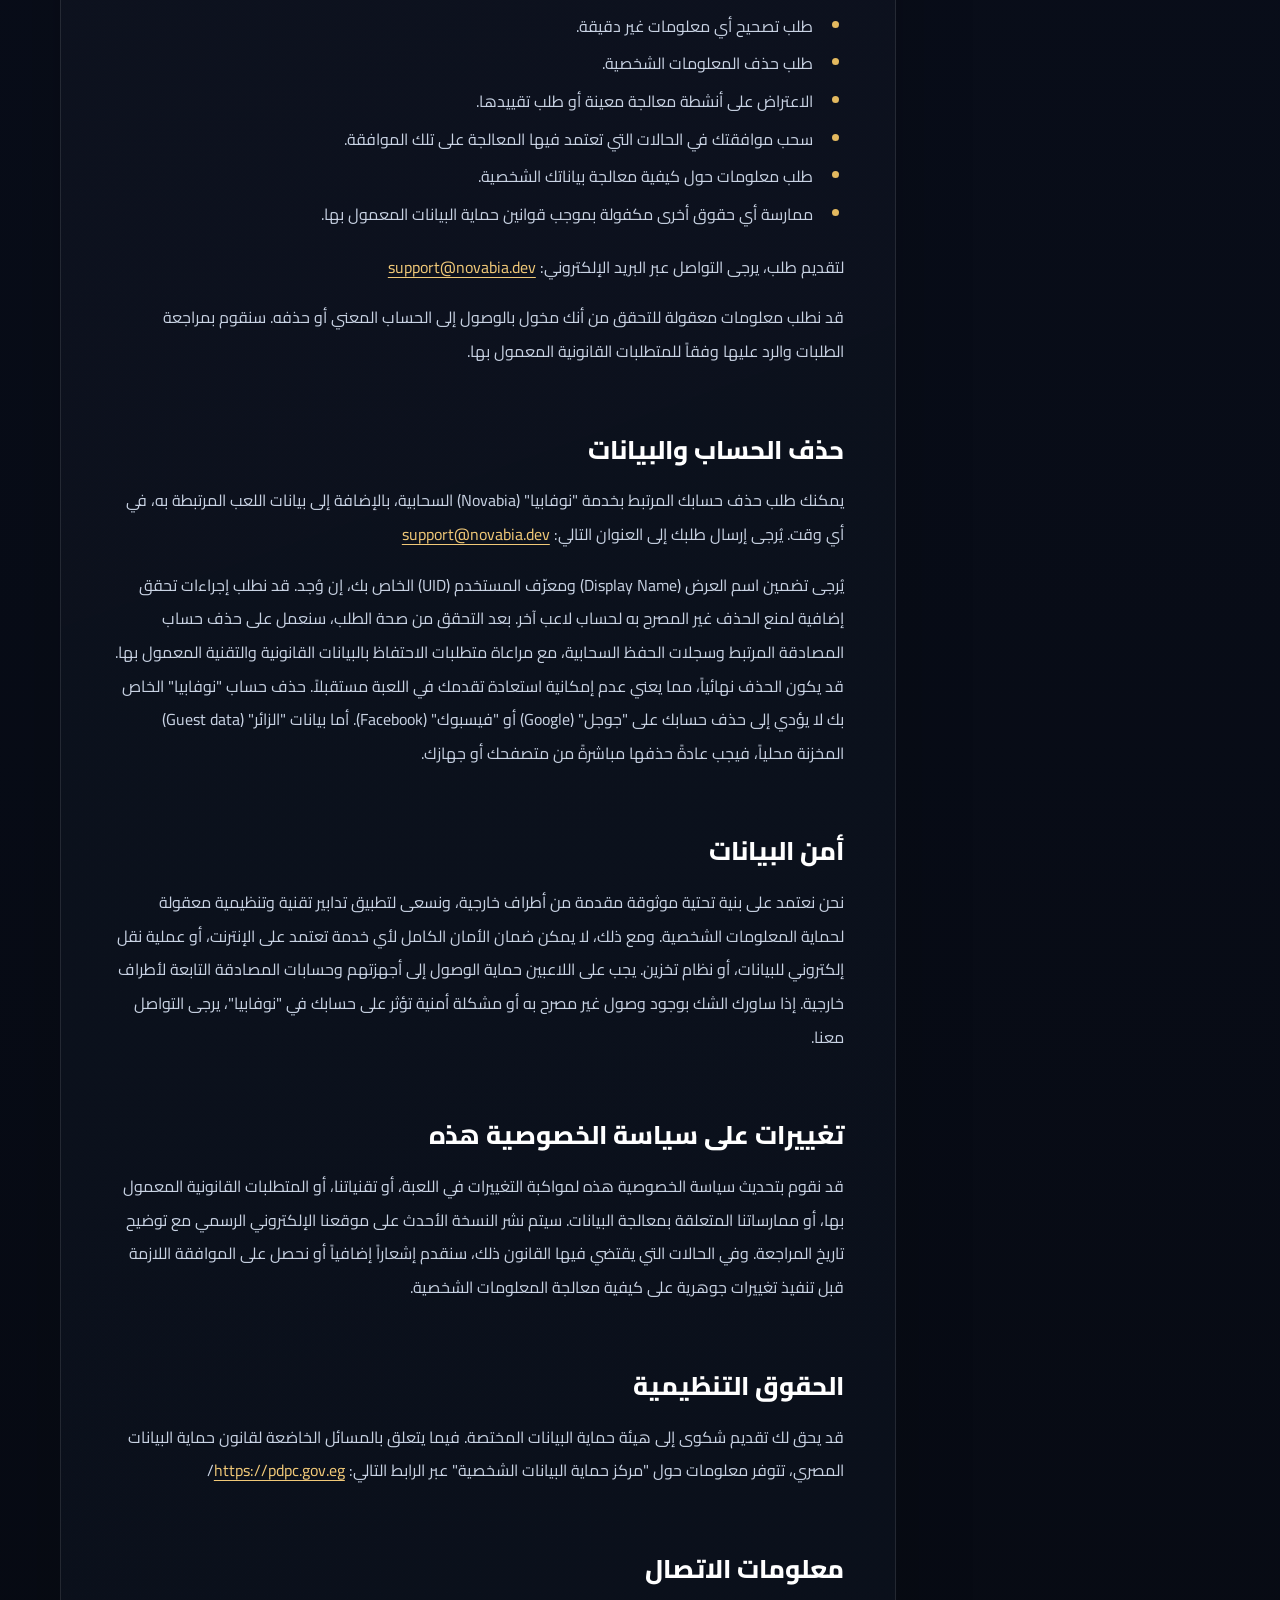
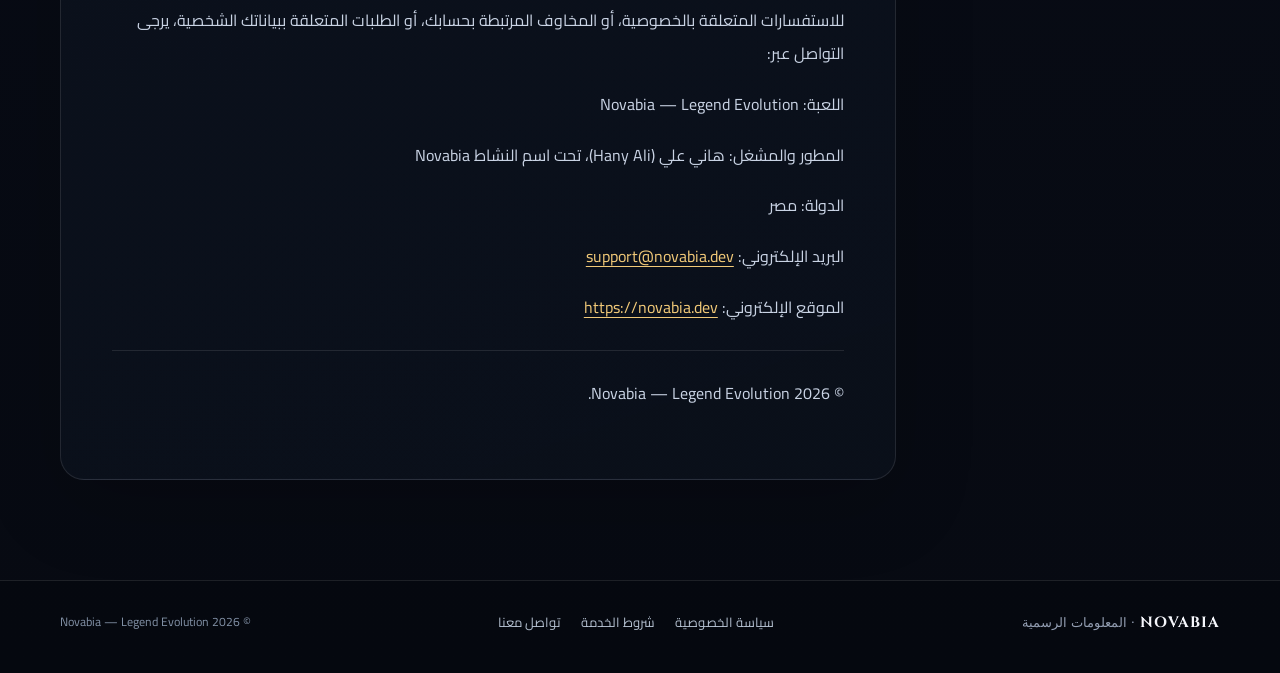
<file: privacy-ar/index.html>
<!doctype html>
<html lang="ar" dir="rtl">
<head>
  <meta charset="utf-8" />
  <meta name="viewport" content="width=device-width, initial-scale=1" />
  <meta name="color-scheme" content="dark" />
  <title>سياسة الخصوصية | Novabia — Legend Evolution</title>
  <meta name="description" content="المعلومات والسياسات الرسمية للعبة نوفابيا — ليجند إيفولوشن." />
  <link rel="canonical" href="https://novabia.dev/privacy-ar/" />
  <link rel="alternate" hreflang="en" href="https://novabia.dev/privacy/" />
  <link rel="alternate" hreflang="ar" href="https://novabia.dev/privacy-ar/" />
  <link rel="icon" type="image/png" href="/favicon.png" />
  <link rel="preconnect" href="https://fonts.googleapis.com" />
  <link rel="preconnect" href="https://fonts.gstatic.com" crossorigin />
  <link href="https://fonts.googleapis.com/css2?family=Cairo:wght@400;500;600;700;800&family=Cinzel:wght@500;600;700;800&family=Inter:wght@400;500;600;700;800&display=swap" rel="stylesheet" />
  <link rel="stylesheet" href="/legal.css" />
</head>
<body>
  <header class="legal-header">
    <div class="legal-shell legal-header-inner">
      <a class="legal-brand" href="/" aria-label="Novabia home"><picture><source srcset="/assets/seal-n.avif" type="image/avif" /><source srcset="/assets/seal-n.webp" type="image/webp" /><img src="/assets/seal-n.png" alt="" width="42" height="42" /></picture><span>NOVABIA</span></a>
      <nav class="legal-header-actions" aria-label="التنقل في الصفحة">
        <a class="return-link" href="/">العودة إلى نوفابيا</a>
        <a class="language-toggle" href="/privacy/" lang="en" hreflang="en">English <span aria-hidden="true">↗</span></a>
      </nav>
    </div>
  </header>
  <main class="legal-shell">
    <section class="legal-intro">
      <p class="eyebrow">وثائق نوفابيا الرسمية</p>
      <h1>سياسة الخصوصية</h1>
      <p class="legal-description">المعلومات والسياسات الرسمية للعبة نوفابيا — ليجند إيفولوشن.</p>
      <div class="legal-dates"><span>تاريخ النفاذ: 24 أكتوبر 2026</span><span>آخر تحديث: 24 أكتوبر 2026</span></div>
    </section>
    <div class="legal-layout">
      <aside class="legal-toc" aria-label="محتويات الصفحة">
        <details class="legal-toc-details" open><summary class="toc-heading">محتويات الصفحة</summary>
        <nav><a href="#section-1">مقدمة</a>
<a href="#section-2"> المعلومات التي نجمعها</a>
<a href="#section-3">كيفية استخدامنا لمعلوماتك</a>
<a href="#section-4">مقدمو الخدمات من أطراف خارجية</a>
<a href="#section-5">التخزين المحلي، وملفات تعريف الارتباط (Cookies)، وجلسات المصادقة</a>
<a href="#section-6">خصوصية الأطفال</a>
<a href="#section-7">مشاركة المعلومات والكشف عنها</a>
<a href="#section-8">معالجة البيانات دولياً</a>
<a href="#section-9">الاحتفاظ بالبيانات</a>
<a href="#section-10">حقوق الخصوصية الخاصة بك</a>
<a href="#section-11">حذف الحساب والبيانات</a>
<a href="#section-12">أمن البيانات</a>
<a href="#section-13">تغييرات على سياسة الخصوصية هذه</a>
<a href="#section-14">الحقوق التنظيمية</a>
<a href="#section-15">معلومات الاتصال</a></nav>
        </details>
      </aside>
      <article class="legal-document" aria-label="سياسة الخصوصية">
        <h2 id="section-1">مقدمة</h2>
<p>مرحباً بكم في &quot;نوفابيا — ليجند إيفولوشن&quot; (Novabia — Legend Evolution) يُشار إليها بـ  &quot;Novabia&quot;&quot;نوفابيا&quot; أو &quot;اللعبة&quot; أو &quot;نحن&quot; أو &quot;خاصتنا&quot; . </p>
<p>تم تطوير وتشغيل &quot;نوفابيا&quot;  بواسطة هاني علي، وهو مطور مستقل مقيم في مصر، يعمل تحت اسم &quot;نوفابيا&quot;  . نحن نحترم خصوصيتك ونلتزم بالتعامل مع معلوماتك الشخصية بمسؤولية. توضح سياسة الخصوصية هذه المعلومات التي نجمعها، وسبب جمعها، وكيفية استخدامها وحمايتها، وكيف يمكنك ممارسة حقوق الخصوصية الخاصة بك. تنطبق هذه السياسة على خدمات اللعب في نوفابيا  ، والحسابات المرتبطة بالسحابة، والموقع الإلكتروني الرسمي، والتسجيل في اختبارات اللعبة، والمراسلات المتعلقة بالدعم الفني.</p>
<p>التزامنا: نهدف إلى جمع المعلومات الضرورية فقط لتقديم خدماتنا. نحن لا نبيع معلوماتك الشخصية، ولا نستخدم بيانات اللعب الخاصة بك لأغراض الإعلانات الموجهة.</p>
<h2 id="section-2"> المعلومات التي نجمعها</h2>
<h3 id="subsection-1">2-1 معلومات الحساب</h3>
<p>عند تسجيل الدخول باستخدام مزود مصادقة تابع لجهة خارجية (مثل Google أو Facebook)، قد تتلقى خدمة المصادقة الخاصة بنا البيانات التالية وتحتفظ بها:</p>
<ul class="document-list">
<li>معرّف مستخدم فريد (UID) .</li>
<li>اسم العرض الخاص بك (إذا تم توفيره).</li>
<li>عنوان بريدك الإلكتروني (إذا أتاحه مزود الخدمة).</li>
<li>رابط (URL) لصورة ملفك الشخصي (إذا تم توفيره).</li>
<li>معلومات متعلقة بالمصادقة ضرورية للحفاظ على حسابك.</li>
</ul>
<p>يتم توفير هذه المعلومات من خلال مزود المصادقة، وتتم إدارتها باستخدام خدمة Google Firebase Authentication.</p>
<p>نحن لا نطلب أو نخزّن كلمة مرور حسابك على Google أو Facebook.</p>
<h3 id="subsection-1">2-2 بيانات حفظ اللعبة</h3>
<p>عند تفعيل خاصية الحفظ السحابي لحسابك، نقوم بتخزين معلومات اللعب المرتبطة بمعرّف المستخدم (UID) الخاص بك.</p>
<p>قد تتضمن هذه المعلومات:</p>
<ul class="document-list">
<li>تقدمك في اللعبة، والتحديات التي أكملتها، والإنجازات التي حققتها.</li>
<li>الشخصيات والمخلوقات وخصائصها.</li>
<li>المخزون (Inventory)، والعناصر التي جمعتها، والعملات داخل اللعبة.</li>
<li>مستوى تقدم اللاعب ومعلومات أخرى ضرورية لاستعادة حالة لعبتك.</li>
</ul>
<p>تُستخدم هذه المعلومات للحفاظ على تقدمك، ولتمكين مزامنة بياناتك عبر أجهزة مختلفة (حيثما كانت هذه الميزة مدعومة).</p>
<h3 id="subsection-1">2-3 اللعب كزائر (Guest Gameplay)</h3>
<p>تتيح &quot;نوفابيا&quot; (Novabia) إمكانية اللعب كزائر دون الحاجة إلى حساب طرف ثالث. يتم تخزين تقدمك كزائر محلياً على جهازك أو ضمن مساحة التخزين المحلية للمتصفح، وذلك حسب المنصة المستخدمة. لا ترتبط بيانات الحفظ الخاصة بالزائر بحساب سحابي (Cloud Account)، ما لم يتم استخدام ميزة مدعومة لنقل البيانات أو مزامنتها. قد يؤدي مسح بيانات المتصفح، أو حذف بيانات التطبيق، أو إلغاء تثبيت اللعبة إلى فقدان التقدم المخزن محلياً بشكل دائم. على الرغم من أن اللعب كزائر لا يتطلب حساباً للمصادقة، إلا أن الجهات المستضيفة للموقع ومقدمي الخدمات التقنية الأخرى قد يعالجون معلومات تقنية محدودة ضرورية لتقديم الخدمة.</p>
<h3 id="subsection-1">2-4 المعلومات التقنية</h3>
<p>قد تقوم بنيتنا التحتية ومقدمو الخدمات لدينا بمعالجة معلومات تقنية تلقائياً، بما في ذلك:</p>
<ul class="document-list">
<li>عناوين بروتوكول الإنترنت (IP addresses).</li>
<li>معلومات حول المتصفح أو التطبيق.</li>
<li>معلومات حول الجهاز ونظام التشغيل.</li>
<li>سلاسل وكيل المستخدم (User-agent strings).</li>
<li>أحداث المصادقة وسجلات الأمان ذات الصلة.</li>
<li>المعلومات التقنية الضرورية لتشغيل الخدمة ومنع إساءة الاستخدام.</li>
</ul>
<p>تُستخدم هذه المعلومات للحفاظ على وظائف اللعبة، وحماية الحسابات، ودعم أمان وموثوقية &quot;نوفابيا&quot;.</p>
<h3 id="subsection-1">2-5 التسجيل في اختبارات اللعبة (Playtest)</h3>
<p>قد تدعو &quot;نوفابيا&quot; اللاعبين للمشاركة في اختبارات اختيارية للعبة من خلال نموذج تسجيل منفصل متاح عبر موقعنا الرسمي. بناءً على المعلومات المطلوبة في النموذج، قد نقوم بجمع ما يلي:</p>
<ul class="document-list">
<li>اسمك أو الاسم الذي تفضل استخدامه للعرض.</li>
<li>عنوان بريدك الإلكتروني.</li>
<li>اهتماماتك وتفضيلاتك في الألعاب.</li>
<li>معلومات حول الجهاز أو المنصة.</li>
<li>إجابات على أسئلة تتعلق بتجربتك في اللعب.</li>
<li>آراء وملاحظات تقدمها طواعية أثناء الاختبار.</li>
</ul>
<p>نستخدم هذه المعلومات لتقييم طلبات المشاركة، والتواصل مع المشاركين، وتنسيق اختبارات اللعبة، وتحسين اللعبة نفسها. لا ترتبط المعلومات المقدمة للتسجيل في اختبارات اللعبة تلقائياً بحسابك السحابي في اللعبة، ما لم يتم توضيح خلاف ذلك بشكل منفصل. في حال استخدام نموذج مقدم من جهة خارجية، فقد تقوم تلك الجهة بمعالجة المعلومات وفقاً لممارسات الخصوصية الخاصة بها. التسجيل في اختبارات اللعبة لا يعني تلقائياً اشتراكك في النشرات الإخبارية الترويجية أو أي مراسلات تسويقية أخرى غير ذات صلة.</p>
<h3 id="subsection-1">2-6 مراسلات الدعم الفني</h3>
<p>عند تواصلك معنا، قد نتلقى عنوان بريدك الإلكتروني، ومحتوى رسالتك، وأي معلومات إضافية تقدمها طواعية. نستخدم هذه المعلومات للرد على الاستفسارات، والتحقيق في المشكلات التقنية، ومعالجة الطلبات المتعلقة بالخصوصية، والاحتفاظ بسجلات الدعم ذات الصلة. قد تتم معالجة رسائل البريد الإلكتروني الموجهة إلى نطاقنا الرسمي عبر خدمة &quot;Cloudflare Email Routing&quot;، ومن ثم إعادة توجيهها إلى صندوق بريد الدعم المخصص لدينا.</p>
<h2 id="section-3">كيفية استخدامنا لمعلوماتك</h2>
<p>نستخدم المعلومات الشخصية فقط لأغراض مشروعة ومعلنة، تشمل ما يلي:</p>
<p>1.	المصادقة: تحديد هوية اللاعبين الذين يختارون ربط حساباتهم بخدمة التخزين السحابي ومصادقة دخولهم.</p>
<p>2.	التخزين السحابي: حفظ تقدم اللعب واستعادته ومزامنته.</p>
<p>3.	تشغيل الخدمة: الحفاظ على وظائف اللعبة وتوافرها وأمانها.</p>
<p>4.	حماية الحساب: منع الوصول غير المصرح به، وإساءة الاستخدام، والأنشطة الاحتيالية.</p>
<p>5.	اختبار اللعبة (Playtesting): تنظيم اختبارات تطوعية، والتواصل مع المشاركين، وتقييم آرائهم وملاحظاتهم.</p>
<p>6.	الدعم: الرد على الاستفسارات التقنية والطلبات المتعلقة بالخصوصية.</p>
<p>7.	الامتثال القانوني: الوفاء بالالتزامات القانونية السارية والاستجابة للطلبات القانونية المشروعة.</p>
<p>في الحالات التي يتطلب فيها القانون الساري الحصول على موافقة، فإننا نعتمد على الموافقة المناسبة لنشاط المعالجة المعني. وقد تكون عمليات معالجة أخرى ضرورية لتقديم خدمة طلبتها، أو للوفاء بالتزامات قانونية، أو لحماية التشغيل المشروع للخدمة وأمنها، وذلك وفقاً لما يسمح به القانون. نحن لا نبيع أو نؤجر المعلومات الشخصية للمعلنين أو وسطاء البيانات. نحن لا نستخدم بيانات التخزين السحابي لإنشاء ملفات تعريف مخصصة للإعلانات الموجهة.</p>
<h2 id="section-4">مقدمو الخدمات من أطراف خارجية</h2>
<p>تستعين &quot;نوفابيا&quot; (Novabia) بمزودي تقنيات خارجيين لتشغيل ميزات معينة. وقد يشمل ذلك:</p>
<ul class="document-list">
<li>Google Firebase</li>
</ul>
<p>يُستخدم لأغراض المصادقة وخدمات البيانات السحابية المرتبطة بها.</p>
<p><a href="https://firebase.google.com/support/privacy" rel="noopener noreferrer" target="_blank">https://firebase.google.com/support/privacy</a></p>
<ul class="document-list">
<li>Google Sign-In (تسجيل الدخول عبر جوجل)</li>
</ul>
<p>يتيح للاعبين -حيثما توفرت هذه الميزة- المصادقة باستخدام حساباتهم على جوجل.</p>
<p><a href="https://policies.google.com/privacy" rel="noopener noreferrer" target="_blank">https://policies.google.com/privacy</a></p>
<ul class="document-list">
<li>Facebook Login (تسجيل الدخول عبر فيسبوك)</li>
</ul>
<p>يتيح للاعبين -حيثما توفرت هذه الميزة- المصادقة باستخدام حساباتهم على فيسبوك.</p>
<p><a href="https://www.facebook.com/privacy/policy" rel="noopener noreferrer" target="_blank">https://www.facebook.com/privacy/policy</a>/</p>
<ul class="document-list">
<li>Cloudflare</li>
</ul>
<p>يُستخدم للخدمات المتعلقة بنطاق الموقع (Domain) وتوجيه رسائل البريد الإلكتروني الواردة للدعم الفني.</p>
<p><a href="https://www.cloudflare.com/privacypolicy" rel="noopener noreferrer" target="_blank">https://www.cloudflare.com/privacypolicy</a>/</p>
<ul class="document-list">
<li>مزودو نماذج اختبار اللعبة الخارجيون</li>
</ul>
<p>قد يتم استضافة نماذج التسجيل الاختيارية من خلال خدمات تابعة لأطراف خارجية. سيتم توضيح هوية المزود المعني ومعلومات الخصوصية الخاصة به من خلال نموذج التسجيل نفسه. قد يقوم هؤلاء المزودون بمعالجة المعلومات الضرورية لتقديم خدماتهم.</p>
<p>نحن لا نسمح لمقدمي الخدمات باستخدام بيانات التخزين السحابي الخاصة بـ &quot;نوفابيا&quot; (Novabia) لأغراض أخرى، مثل إنشاء إعلانات موجهة لا علاقة لها بخدماتنا.</p>
<p>يستخدم استبيان الملاحظات في الصفحة الرئيسية خدمة Google Forms لجمع معلومات عن الجهاز أو المنصة، والمنطقة المختارة، والأخطاء، وتجربة اللعب، والمقترحات، وأي وسيلة تواصل اختيارية. هذا الاستبيان مستقل عن التسجيل في الاختبارات ولا يعني الاشتراك في التسويق. تعالج جوجل البيانات وفق سياسة الخصوصية الخاصة بها. وقد تطلب صفحات الموقع موارد خارجية كالصور والخطوط والأيقونات، ما قد يكشف عنوان IP لمزودها. قبل إضافة أدوات تحليل تسويقي اختيارية أو بكسلات تتبع الإعلانات سنحدّث السياسة ونوفر خيارات الموافقة المطلوبة قانوناً. لا نستخدم بيانات الحفظ السحابي للإعلانات الموجهة.</p>
<h2 id="section-5">التخزين المحلي، وملفات تعريف الارتباط (Cookies)، وجلسات المصادقة</h2>
<p>قد تستخدم نوفابيا  Novabia ومزودو خدماتها التخزين المحلي، ومعلومات الجلسة، ورموز المصادقة، وملفات تعريف الارتباط (Cookies) حيثما ينطبق ذلك. تُستخدم هذه التقنيات من أجل:</p>
<ul class="document-list">
<li>الحفاظ على جلسات المصادقة.</li>
<li>تذكر المعلومات الأساسية للجلسة.</li>
<li>حفظ تقدم اللعب محلياً.</li>
<li>دعم وظائف الأمان والخدمات الأساسية.</li>
</ul>
<p>قد تظل رموز المصادقة وبيانات التخزين المحلي موجودة على الجهاز حتى بعد إغلاق المتصفح، وذلك اعتماداً على إعدادات المصادقة. يمكنك إدارة بيانات المتصفح المحلية من خلال إعدادات جهازك أو متصفحك. ومع ذلك، قد يؤدي حذف هذه المعلومات إلى تسجيل خروجك من حسابك أو فقدان تقدم اللعب الخاص باللعب كزائر دون حساب مرتبط (Guest play) بشكل دائم.</p>
<h2 id="section-6">خصوصية الأطفال</h2>
<p>صُممت نوفابيا  Novabia لتقديم تجربة لعب ممتعة لشريحة واسعة من الجمهور، بما في ذلك اللاعبون الأصغر سناً، وذلك في الحالات التي يكون فيها المحتوى مناسباً لأعمارهم. ومع ذلك، فإن ملاءمة محتوى اللعبة للأطفال لا تعني تلقائياً أحقيتهم في إنشاء حسابات عبر الإنترنت أو تقديم معلومات شخصية. إلى حين توفير آليات مناسبة للحصول على موافقة الوالدين، فإن التسجيل المستقل للحسابات السحابية (Cloud accounts) أو التسجيل للمشاركة في اختبارات الألعاب (Playtests) مخصص للأفراد الذين بلغوا سن 18 عاماً أو أكثر.</p>
<p>يمكن للاعبين الأصغر سناً الاستمتاع باللعب كـ &quot;زوار&quot; (Guest gameplay) -حيثما توفر ذلك- بشرط وجود إشراف مناسب من أحد الوالدين أو الأوصياء. نحن لا نسعى عن عمد لجمع معلومات شخصية من الأطفال من خلال تسجيل حسابات مستقلة دون الحصول على الأذونات التي يتطلبها القانون المعمول به.</p>
<p>إذا كنت تعتقد أن طفلاً قد قدم معلومات شخصية دون الحصول على التفويض اللازم، يرجى التواصل معنا عبر البريد الإلكتروني <a href="mailto:support@novabia.dev" rel="noopener noreferrer">support@novabia.dev</a> حتى نتمكن من مراجعة الأمر واتخاذ الإجراء المناسب.</p>
<h2 id="section-7">مشاركة المعلومات والكشف عنها</h2>
<p>نحن لا نبيع المعلومات الشخصية للاعبين. قد نقوم بمشاركة المعلومات في حالات محدودة، تشمل:</p>
<ul class="document-list">
<li>مع مزودي الخدمات الضروريين لتشغيل اللعبة.</li>
<li>مع مزودي خدمات المصادقة الذين يختارهم اللاعب.</li>
<li>مع مزودي خدمات اختبار الألعاب (Playtests) اللازمين لمعالجة عمليات التسجيل الطوعية.</li>
<li>عندما يقتضي القانون المعمول به أو إجراء قانوني سليم ذلك.</li>
<li>عندما يكون ذلك ضرورياً بشكل معقول للتحقيق في حالات الإساءة، أو حماية أمن الخدمة، أو حماية حقوق الآخرين وسلامتهم، وذلك وفقاً للقانون المعمول به.</li>
</ul>
<p>نحن لا نكشف علناً عن بيانات الحفظ السحابي (Cloud save data) الخاصة بأي لاعب.</p>
<h2 id="section-8">معالجة البيانات دولياً</h2>
<p>تُدار &quot;نوفابيا&quot; (Novabia) من مصر، إلا أن بعض مزودي التكنولوجيا الذين نتعامل معهم يعملون على مستوى دولي. ونتيجة لذلك، قد تتم معالجة أو تخزين معلومات المصادقة، أو بيانات السحابة، أو مراسلات الدعم، أو غيرها من المعلومات المتعلقة بالخدمة خارج مصر، بما في ذلك الولايات المتحدة ودول أخرى يعمل فيها هؤلاء المزودون. قد تخضع عمليات المعالجة الدولية لقوانين حماية بيانات وضمانات مختلفة. نسعى إلى استيفاء المتطلبات المعمول بها التي تنظم معالجة البيانات ونقلها دولياً.</p>
<h2 id="section-9">الاحتفاظ بالبيانات</h2>
<p>نحتفظ بالمعلومات الشخصية فقط طالما كان ذلك ضرورياً بشكل معقول للغرض المقصود منها، أو وفقاً لما يقتضيه القانون المعمول به. وبشكل عام:</p>
<ul class="document-list">
<li>معلومات الحساب: تُحفظ طالما ظل حسابك المرتبط بالسحابة نشطاً، مع مراعاة طلبات الحذف والمتطلبات القانونية ذات الصلة.</li>
<li>بيانات الحفظ السحابية: تُحفظ للحفاظ على تقدمك في اللعبة حتى يتم حذفها، أو إغلاق الحساب، أو لأي سبب آخر يستدعي إزالتها.</li>
<li>بيانات حفظ &quot;الزائر&quot; (Guest): تُحفظ محلياً حتى يقوم اللاعب، أو المتصفح، أو التطبيق، أو الجهاز بإزالتها.</li>
<li>التسجيل في اختبارات اللعبة (Playtest): يُحفظ للفترة الضرورية لتنظيم الاختبارات، وتقييم الملاحظات، وإتمام المراسلات المتعلقة بذلك.</li>
<li>طلبات الدعم: تُحفظ بالقدر اللازم لحل الطلبات، والاحتفاظ بسجلات ملائمة، والامتثال للالتزامات القانونية.</li>
<li>السجلات التقنية: تُحفظ وفقاً للاحتياجات التشغيلية وإجراءات الاحتفاظ بالبيانات المتبعة لدى المزودين المعنيين.</li>
<li>قد تظل بعض المعلومات المحذوفة موجودة مؤقتاً ضمن نسخ احتياطية آمنة أو سجلات تقنية، وذلك حتى تكتمل دورة الحذف أو الاحتفاظ المحددة.</li>
</ul>
<p>تبقى بيانات الحساب والحفظ السحابي عادةً أثناء نشاط الحساب إلى حين طلب الحذف المشروع، مع مراعاة القانون. تُحتفظ إجابات الاستبيانات والتسجيل ما دامت لازمة للاختبار والبحث ثم تُحذف أو تُزال بيانات تعريف أصحابها، بينما قد تتبع السجلات الأمنية والنسخ الاحتياطية دورات مختلفة يحددها المزود. نرد على طلبات حقوق الخصوصية خلال المواعيد القانونية المنطبقة، بما فيها مهلة ستة أيام عمل حيث يفرضها القانون المصري، بعد التحقق المعقول من الهوية.</p>
<h2 id="section-10">حقوق الخصوصية الخاصة بك</h2>
<p>بناءً على القوانين المعمول بها، قد تتمتع بالحقوق التالية:</p>
<ul class="document-list">
<li>طلب الوصول إلى المعلومات الشخصية الخاصة بك.</li>
<li>طلب تصحيح أي معلومات غير دقيقة.</li>
<li>طلب حذف المعلومات الشخصية.</li>
<li>الاعتراض على أنشطة معالجة معينة أو طلب تقييدها.</li>
<li>سحب موافقتك في الحالات التي تعتمد فيها المعالجة على تلك الموافقة.</li>
<li>طلب معلومات حول كيفية معالجة بياناتك الشخصية.</li>
<li>ممارسة أي حقوق أخرى مكفولة بموجب قوانين حماية البيانات المعمول بها.</li>
</ul>
<p>لتقديم طلب، يرجى التواصل عبر البريد الإلكتروني: <a href="mailto:support@novabia.dev" rel="noopener noreferrer">support@novabia.dev</a></p>
<p>قد نطلب معلومات معقولة للتحقق من أنك مخول بالوصول إلى الحساب المعني أو حذفه. سنقوم بمراجعة الطلبات والرد عليها وفقاً للمتطلبات القانونية المعمول بها.</p>
<h2 id="section-11">حذف الحساب والبيانات</h2>
<p>يمكنك طلب حذف حسابك المرتبط بخدمة &quot;نوفابيا&quot; (Novabia) السحابية، بالإضافة إلى بيانات اللعب المرتبطة به، في أي وقت. يُرجى إرسال طلبك إلى العنوان التالي: <a href="mailto:support@novabia.dev" rel="noopener noreferrer">support@novabia.dev</a></p>
<p>يُرجى تضمين اسم العرض (Display Name) ومعرّف المستخدم (UID) الخاص بك، إن وُجد. قد نطلب إجراءات تحقق إضافية لمنع الحذف غير المصرح به لحساب لاعب آخر. بعد التحقق من صحة الطلب، سنعمل على حذف حساب المصادقة المرتبط وسجلات الحفظ السحابية، مع مراعاة متطلبات الاحتفاظ بالبيانات القانونية والتقنية المعمول بها. قد يكون الحذف نهائياً، مما يعني عدم إمكانية استعادة تقدمك في اللعبة مستقبلاً. حذف حساب &quot;نوفابيا&quot; الخاص بك لا يؤدي إلى حذف حسابك على &quot;جوجل&quot; (Google) أو &quot;فيسبوك&quot; (Facebook). أما بيانات &quot;الزائر&quot; (Guest data) المخزنة محلياً، فيجب عادةً حذفها مباشرةً من متصفحك أو جهازك.</p>
<h2 id="section-12">أمن البيانات</h2>
<p>نحن نعتمد على بنية تحتية موثوقة مقدمة من أطراف خارجية، ونسعى لتطبيق تدابير تقنية وتنظيمية معقولة لحماية المعلومات الشخصية. ومع ذلك، لا يمكن ضمان الأمان الكامل لأي خدمة تعتمد على الإنترنت، أو عملية نقل إلكتروني للبيانات، أو نظام تخزين. يجب على اللاعبين حماية الوصول إلى أجهزتهم وحسابات المصادقة التابعة لأطراف خارجية. إذا ساورك الشك بوجود وصول غير مصرح به أو مشكلة أمنية تؤثر على حسابك في &quot;نوفابيا&quot;، يرجى التواصل معنا.</p>
<h2 id="section-13">تغييرات على سياسة الخصوصية هذه</h2>
<p>قد نقوم بتحديث سياسة الخصوصية هذه لمواكبة التغييرات في اللعبة، أو تقنياتنا، أو المتطلبات القانونية المعمول بها، أو ممارساتنا المتعلقة بمعالجة البيانات. سيتم نشر النسخة الأحدث على موقعنا الإلكتروني الرسمي مع توضيح تاريخ المراجعة. وفي الحالات التي يقتضي فيها القانون ذلك، سنقدم إشعاراً إضافياً أو نحصل على الموافقة اللازمة قبل تنفيذ تغييرات جوهرية على كيفية معالجة المعلومات الشخصية.</p>
<h2 id="section-14">الحقوق التنظيمية</h2>
<p>قد يحق لك تقديم شكوى إلى هيئة حماية البيانات المختصة. فيما يتعلق بالمسائل الخاضعة لقانون حماية البيانات المصري، تتوفر معلومات حول &quot;مركز حماية البيانات الشخصية&quot; عبر الرابط التالي: <a href="https://pdpc.gov.eg" rel="noopener noreferrer" target="_blank">https://pdpc.gov.eg</a>/</p>
<h2 id="section-15">معلومات الاتصال</h2>
<p>للاستفسارات المتعلقة بالخصوصية، أو المخاوف المرتبطة بحسابك، أو الطلبات المتعلقة ببياناتك الشخصية، يرجى التواصل عبر:</p>
<p>اللعبة: Novabia — Legend Evolution</p>
<p>المطور والمشغل: هاني علي (Hany Ali)، تحت اسم النشاط Novabia</p>
<p>الدولة: مصر</p>
<p>البريد الإلكتروني: <a href="mailto:support@novabia.dev" rel="noopener noreferrer">support@novabia.dev</a></p>
<p>الموقع الإلكتروني: <a href="https://novabia.dev" rel="noopener noreferrer" target="_blank">https://novabia.dev</a></p>
<hr class="document-rule" />
<p>© 2026 Novabia — Legend Evolution.</p>
      </article>
    </div>
  </main>
  <footer class="legal-footer">
    <div class="legal-shell legal-footer-inner">
      <span class="legal-footer-brand">NOVABIA <small>· المعلومات الرسمية</small></span>
      <nav aria-label="روابط قانونية">
        <a href="/privacy-ar/">سياسة الخصوصية</a>
        <a href="/terms-ar/">شروط الخدمة</a>
        <a href="mailto:support@novabia.dev">تواصل معنا</a>
      </nav>
      <small>© 2026 Novabia — Legend Evolution</small>
    </div>
  </footer>
<script>
    // Expanded on desktop; collapsible navigation for smaller screens.
    (() => {
      const details = document.querySelector('.legal-toc-details');
      const small = window.matchMedia('(max-width: 820px)');
      function syncTableOfContents() { details.open = !small.matches; }
      syncTableOfContents();
      small.addEventListener('change', syncTableOfContents);
    })();
  </script>
</body>
</html>
</file>
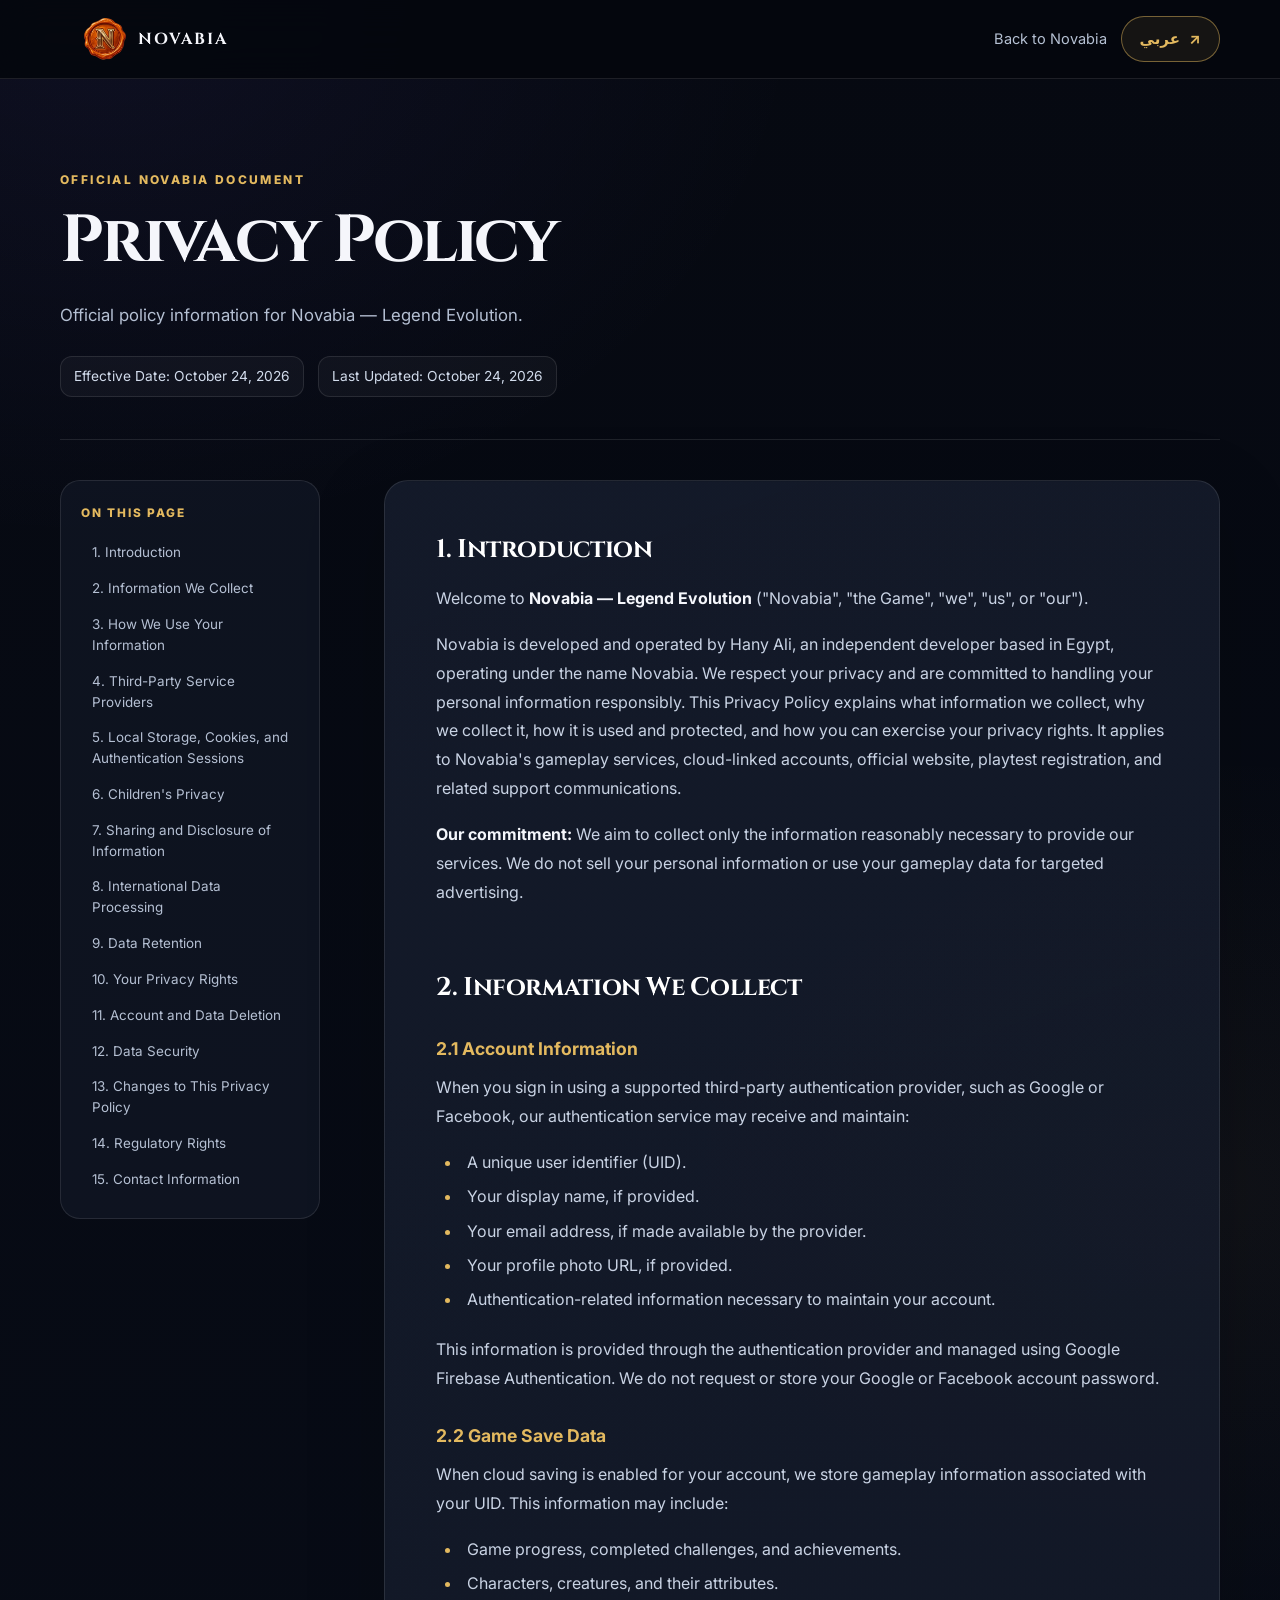
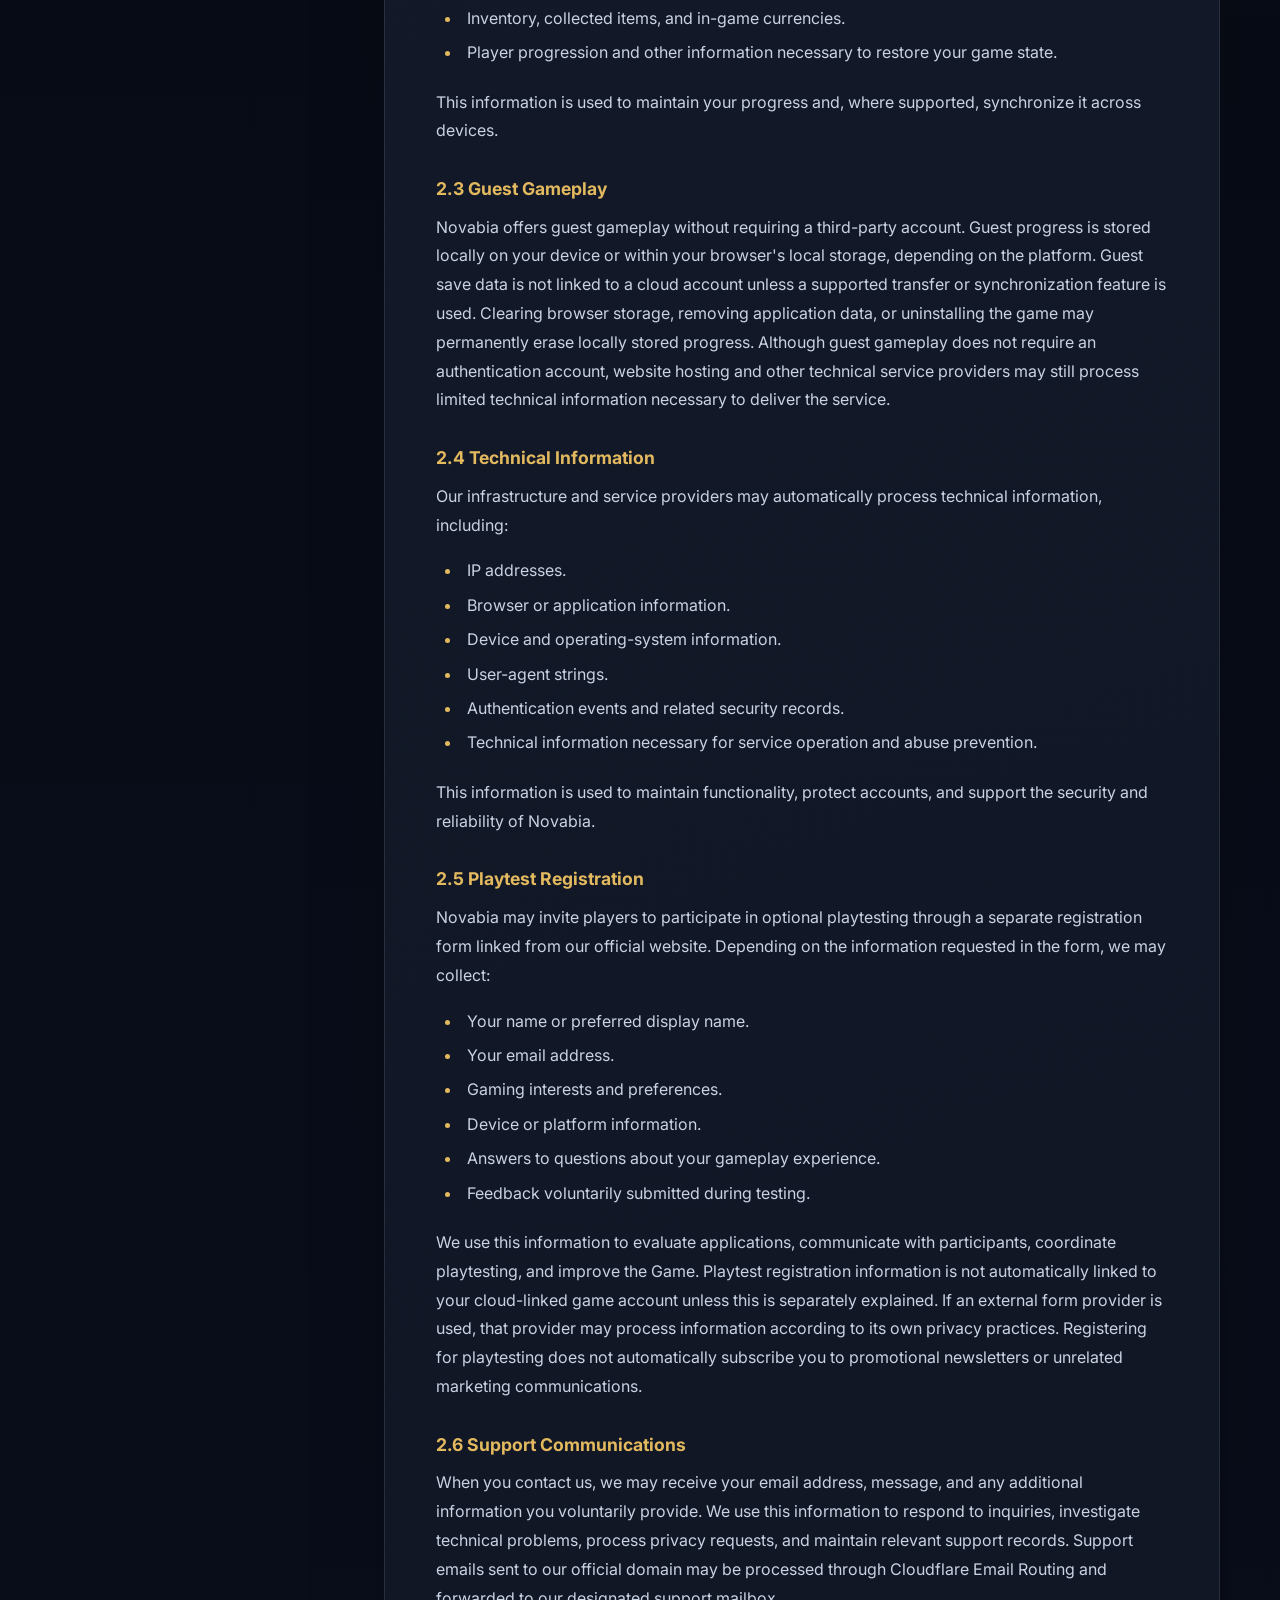
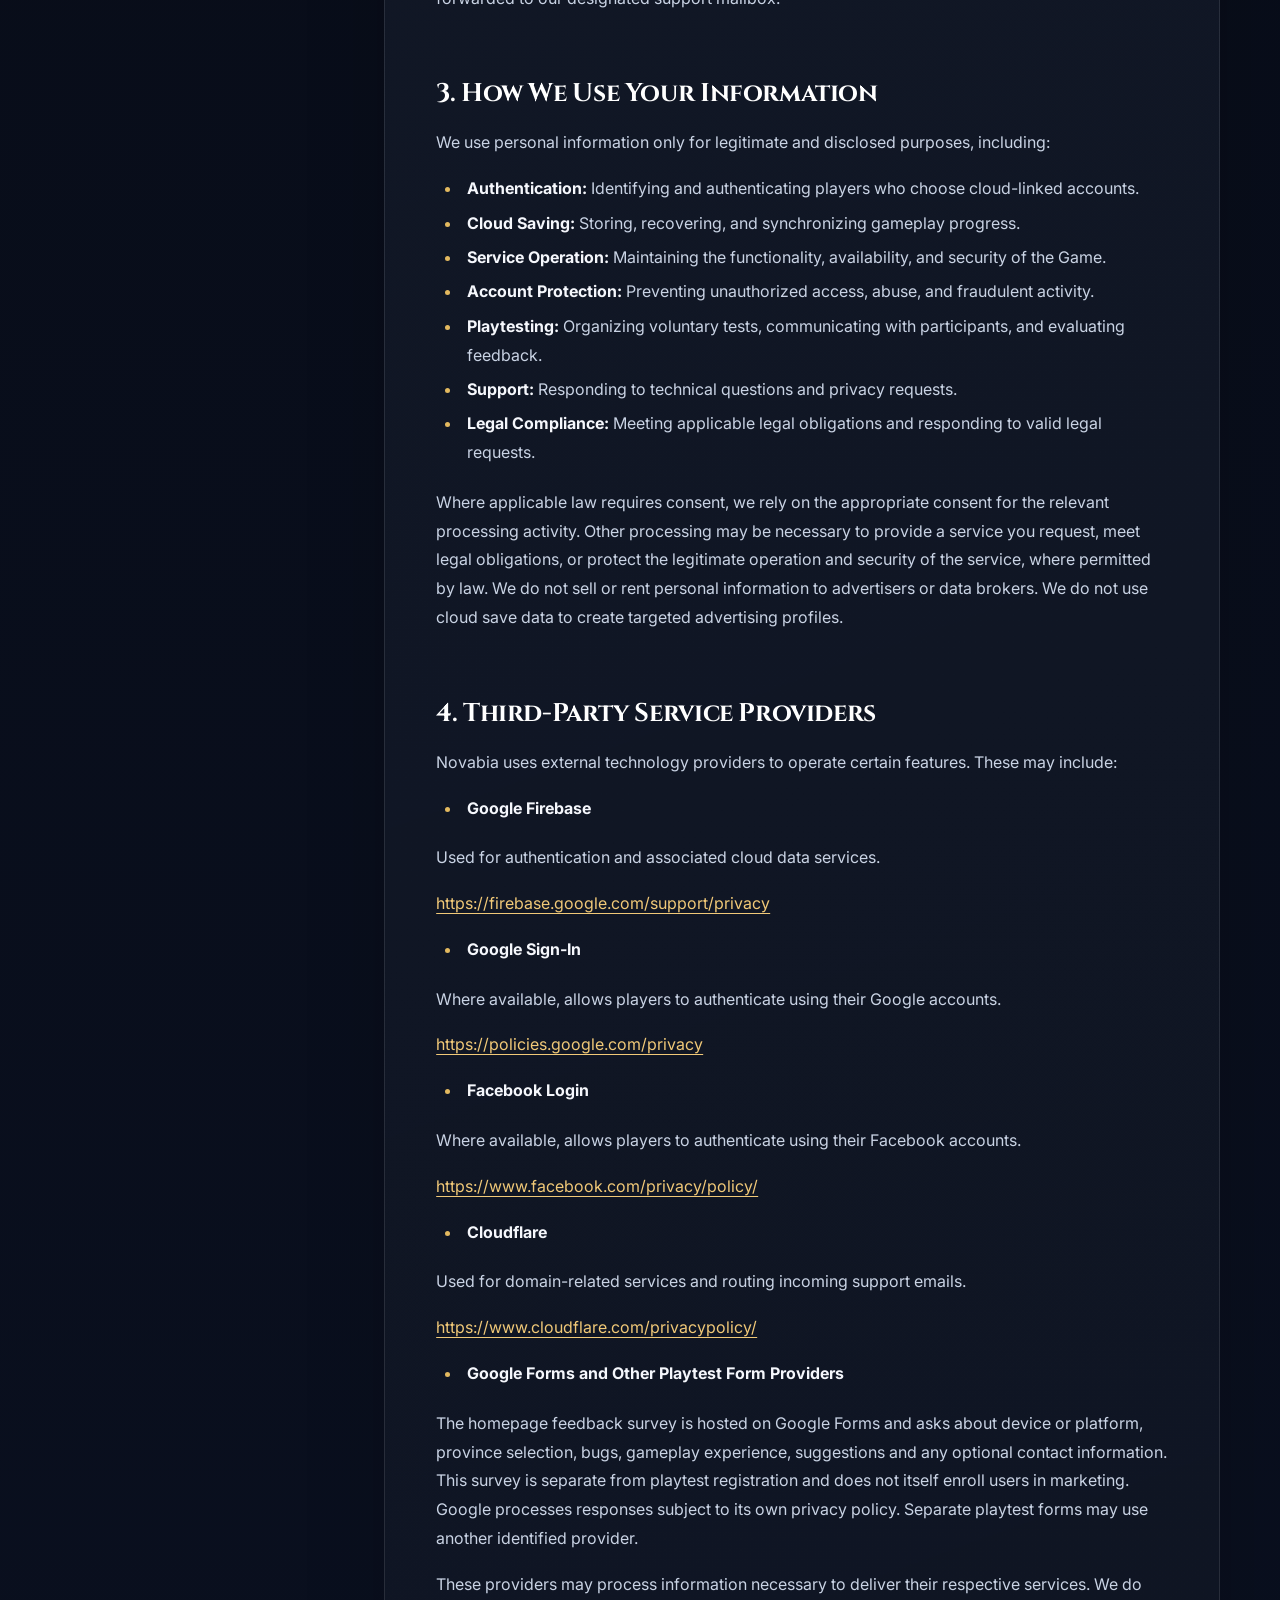
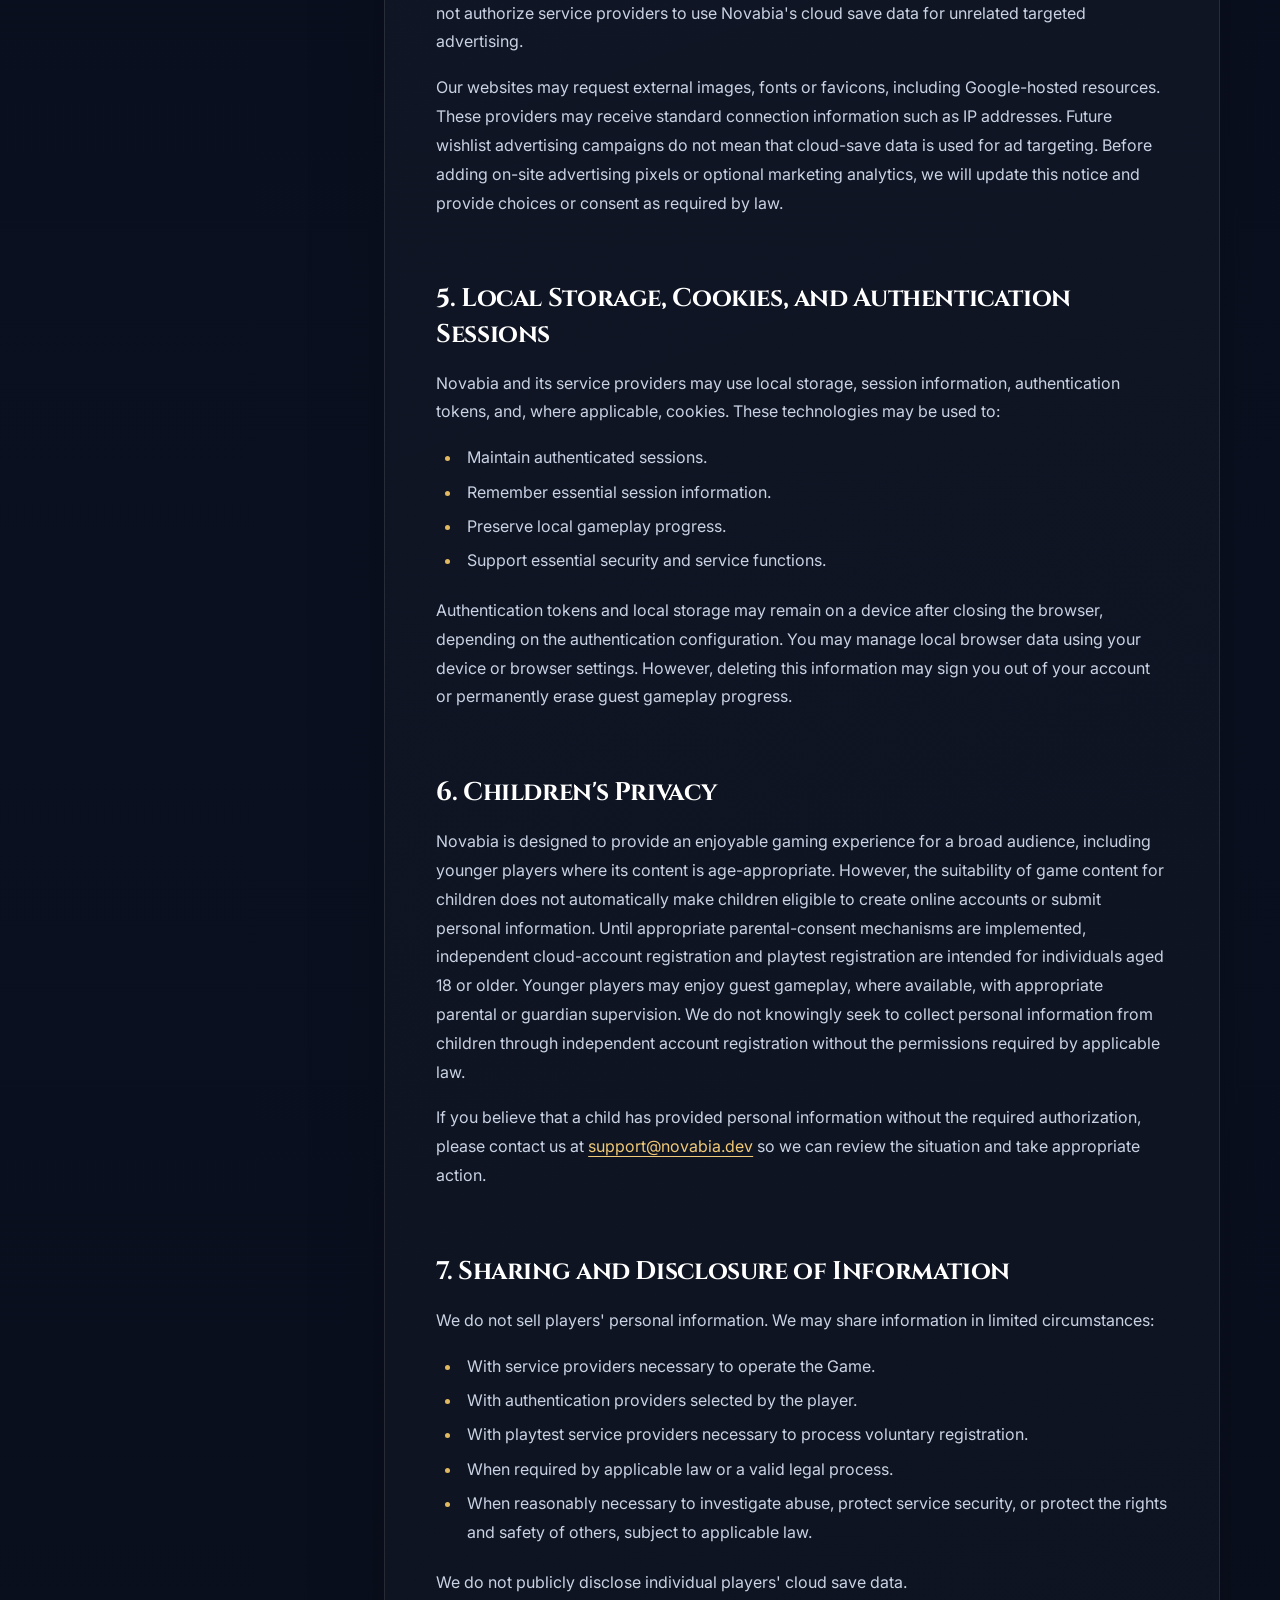
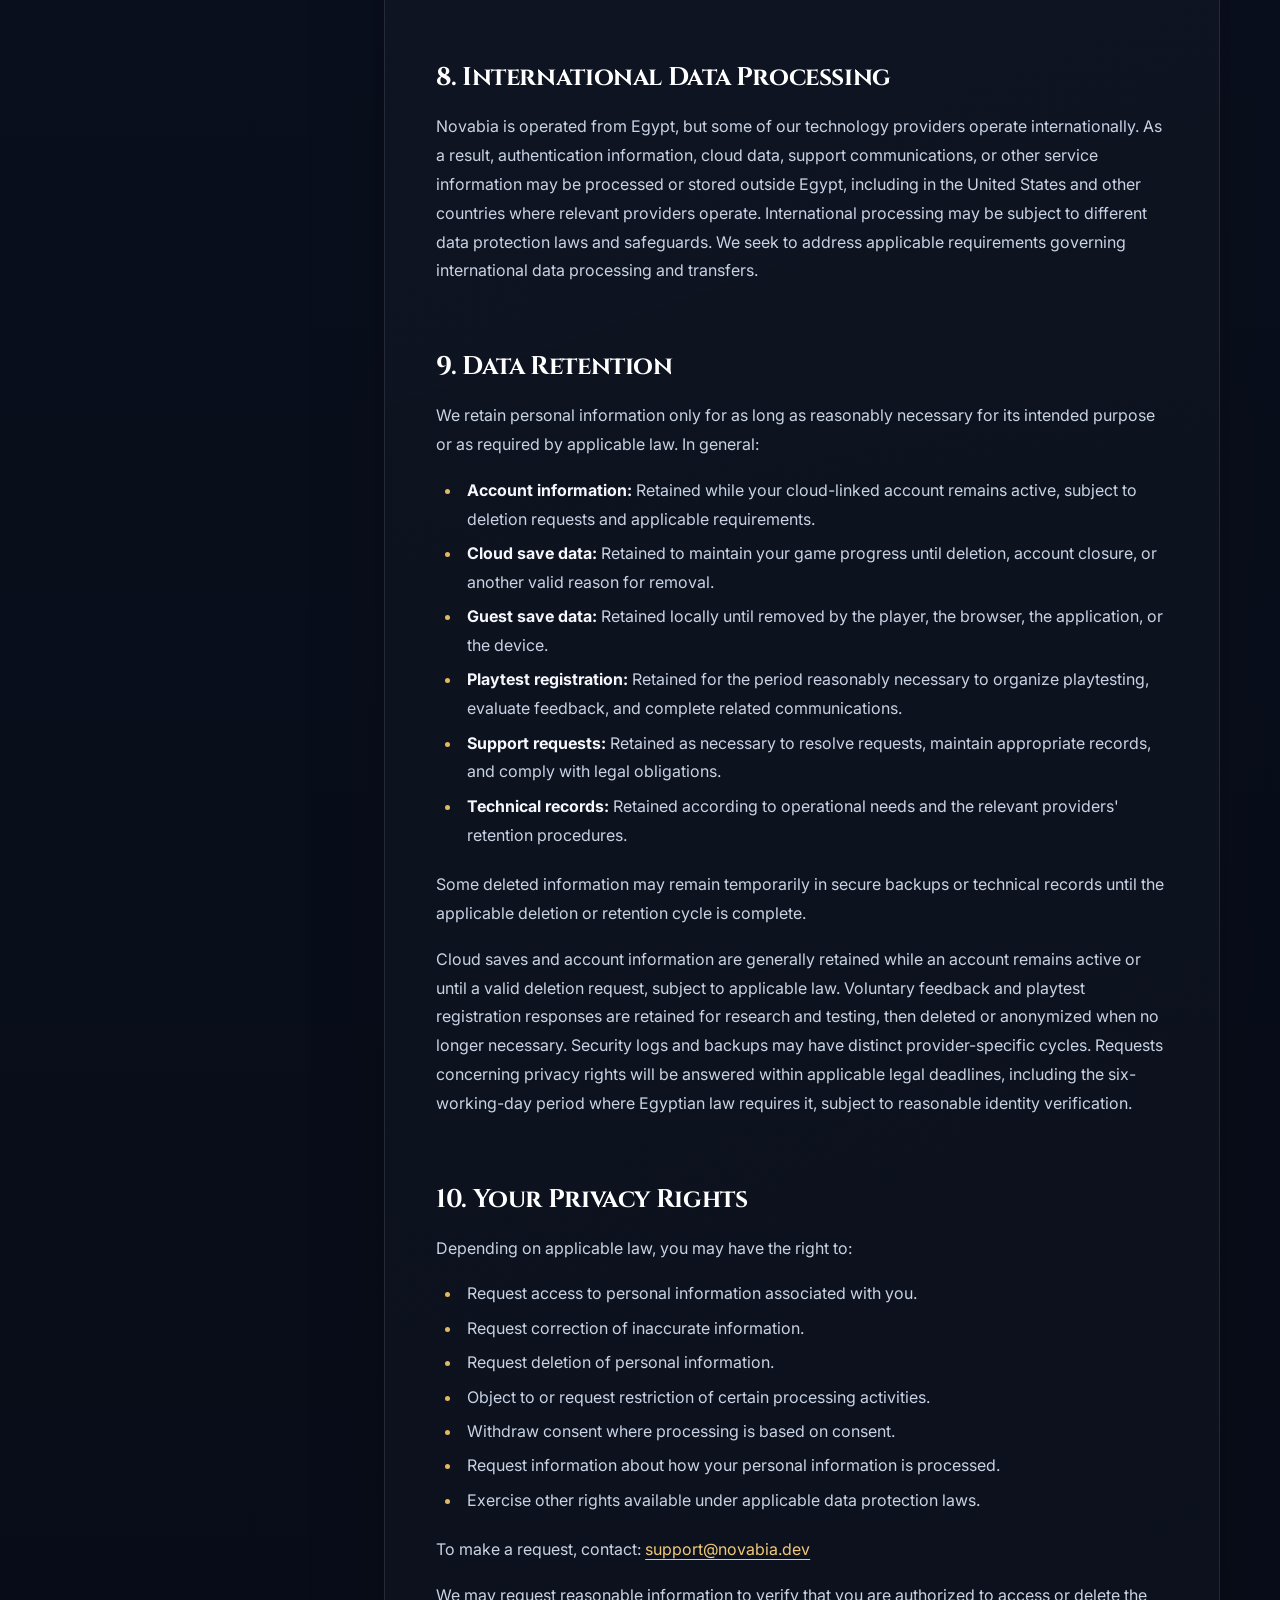
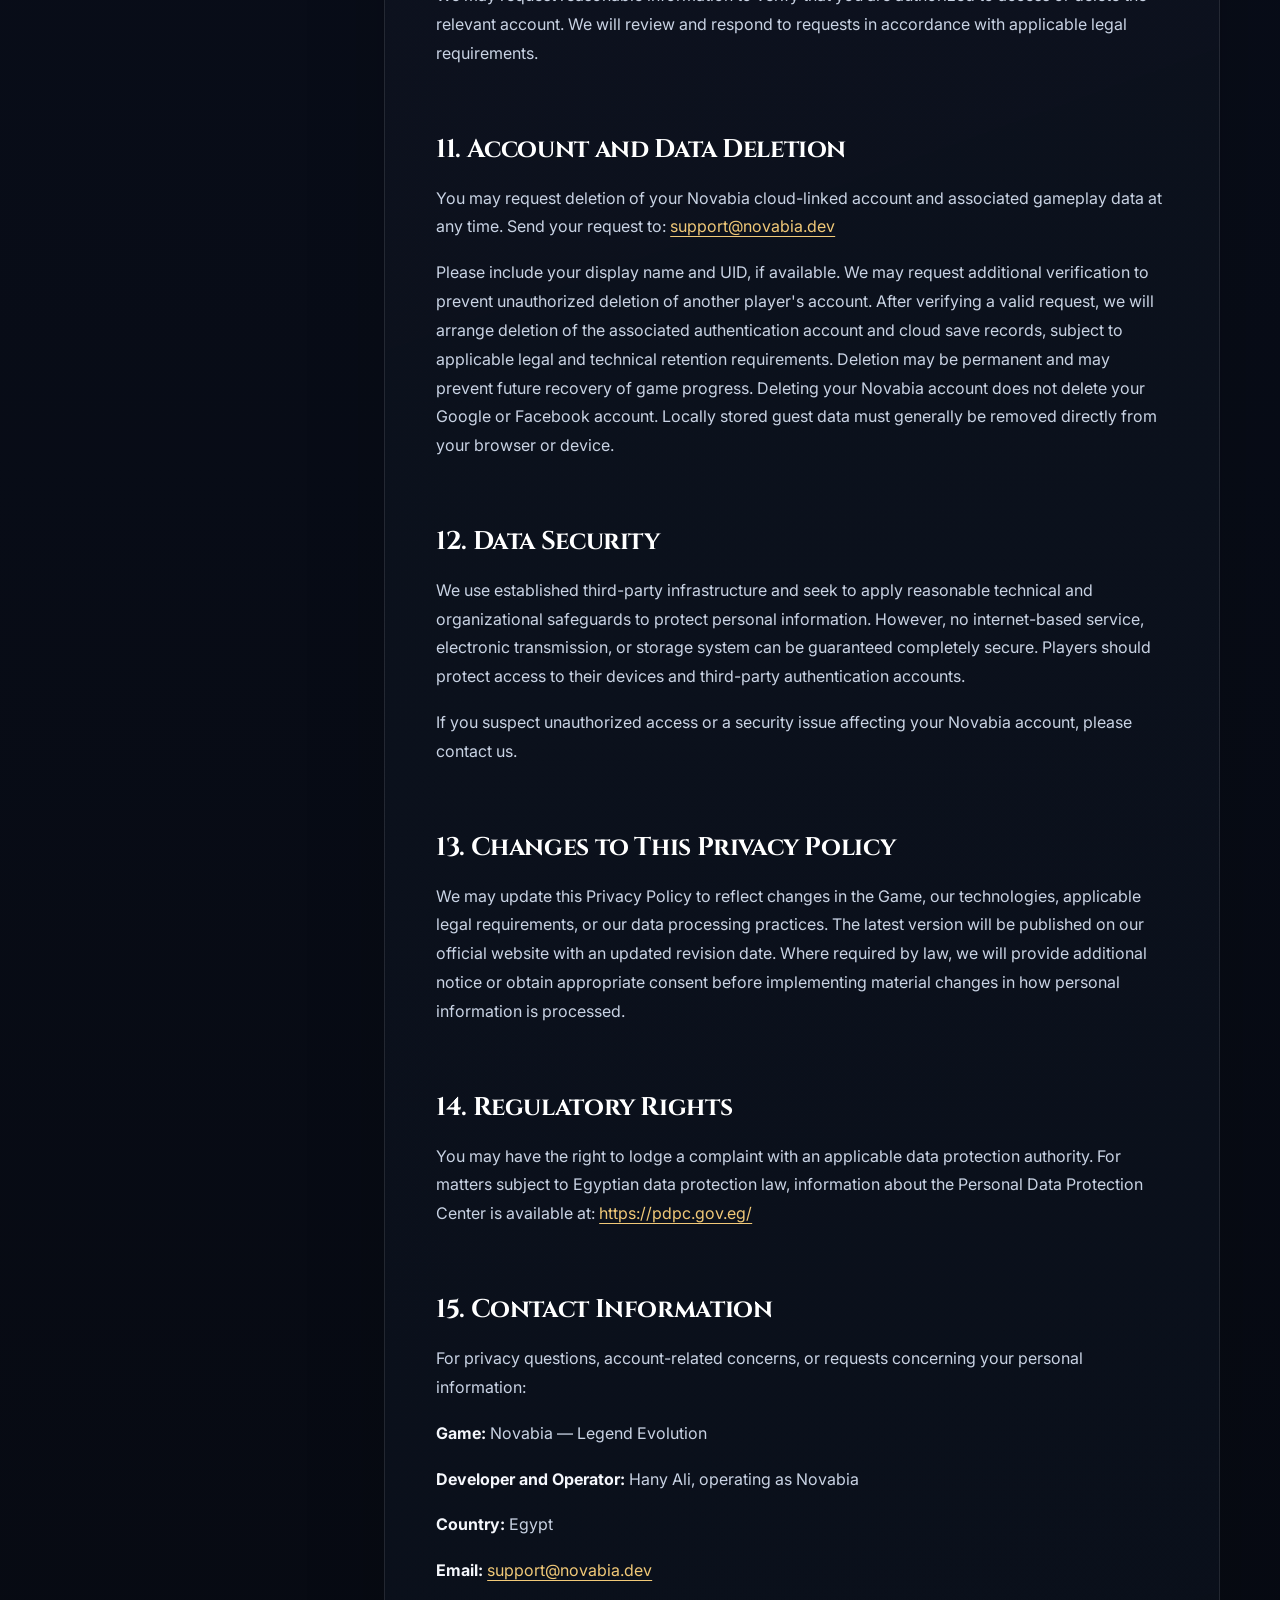
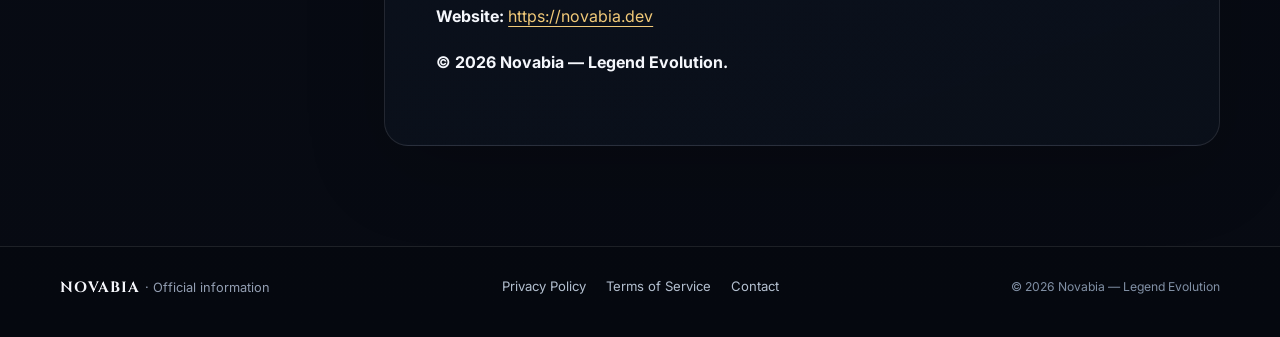
<file: privacy/index.html>
<!doctype html>
<html lang="en" dir="ltr">
<head>
  <meta charset="utf-8" />
  <meta name="viewport" content="width=device-width, initial-scale=1" />
  <meta name="color-scheme" content="dark" />
  <title>Privacy Policy | Novabia — Legend Evolution</title>
  <meta name="description" content="Official policy information for Novabia — Legend Evolution." />
  <link rel="canonical" href="https://novabia.dev/privacy/" />
  <link rel="alternate" hreflang="en" href="https://novabia.dev/privacy/" />
  <link rel="alternate" hreflang="ar" href="https://novabia.dev/privacy-ar/" />
  <link rel="icon" type="image/png" href="/favicon.png" />
  <link rel="preconnect" href="https://fonts.googleapis.com" />
  <link rel="preconnect" href="https://fonts.gstatic.com" crossorigin />
  <link href="https://fonts.googleapis.com/css2?family=Cairo:wght@400;500;600;700;800&family=Cinzel:wght@500;600;700;800&family=Inter:wght@400;500;600;700;800&display=swap" rel="stylesheet" />
  <link rel="stylesheet" href="/legal.css" />
</head>
<body>
  <header class="legal-header">
    <div class="legal-shell legal-header-inner">
      <a class="legal-brand" href="/" aria-label="Novabia home"><picture><source srcset="/assets/seal-n.avif" type="image/avif" /><source srcset="/assets/seal-n.webp" type="image/webp" /><img src="/assets/seal-n.png" alt="" width="42" height="42" /></picture><span>NOVABIA</span></a>
      <nav class="legal-header-actions" aria-label="Page navigation">
        <a class="return-link" href="/">Back to Novabia</a>
        <a class="language-toggle" href="/privacy-ar/" lang="ar" hreflang="ar">عربي <span aria-hidden="true">↗</span></a>
      </nav>
    </div>
  </header>
  <main class="legal-shell">
    <section class="legal-intro">
      <p class="eyebrow">OFFICIAL NOVABIA DOCUMENT</p>
      <h1>Privacy Policy</h1>
      <p class="legal-description">Official policy information for Novabia — Legend Evolution.</p>
      <div class="legal-dates"><span>Effective Date: October 24, 2026</span><span>Last Updated: October 24, 2026</span></div>
    </section>
    <div class="legal-layout">
      <aside class="legal-toc" aria-label="On this page">
        <details class="legal-toc-details" open><summary class="toc-heading">On this page</summary>
        <nav><a href="#section-1">1. Introduction</a>
<a href="#section-2">2. Information We Collect</a>
<a href="#section-3">3. How We Use Your Information</a>
<a href="#section-4">4. Third-Party Service Providers</a>
<a href="#section-5">5. Local Storage, Cookies, and Authentication Sessions</a>
<a href="#section-6">6. Children&#x27;s Privacy</a>
<a href="#section-7">7. Sharing and Disclosure of Information</a>
<a href="#section-8">8. International Data Processing</a>
<a href="#section-9">9. Data Retention</a>
<a href="#section-10">10. Your Privacy Rights</a>
<a href="#section-11">11. Account and Data Deletion</a>
<a href="#section-12">12. Data Security</a>
<a href="#section-13">13. Changes to This Privacy Policy</a>
<a href="#section-14">14. Regulatory Rights</a>
<a href="#section-15">15. Contact Information</a></nav>
        </details>
      </aside>
      <article class="legal-document" aria-label="Privacy Policy">
        <h2 id="section-1">1. Introduction</h2>
<p>Welcome to <strong>Novabia — Legend Evolution</strong> (&quot;Novabia&quot;, &quot;the Game&quot;, &quot;we&quot;, &quot;us&quot;, or &quot;our&quot;).</p>
<p>Novabia is developed and operated by Hany Ali, an independent developer based in Egypt, operating under the name Novabia. We respect your privacy and are committed to handling your personal information responsibly. This Privacy Policy explains what information we collect, why we collect it, how it is used and protected, and how you can exercise your privacy rights. It applies to Novabia&#x27;s gameplay services, cloud-linked accounts, official website, playtest registration, and related support communications.</p>
<p><strong>Our commitment:</strong> We aim to collect only the information reasonably necessary to provide our services. We do not sell your personal information or use your gameplay data for targeted advertising.</p>
<h2 id="section-2">2. Information We Collect</h2>
<h3 id="subsection-1">2.1 Account Information</h3>
<p>When you sign in using a supported third-party authentication provider, such as Google or Facebook, our authentication service may receive and maintain:</p>
<ul class="document-list">
<li>A unique user identifier (UID).</li>
<li>Your display name, if provided.</li>
<li>Your email address, if made available by the provider.</li>
<li>Your profile photo URL, if provided.</li>
<li>Authentication-related information necessary to maintain your account.</li>
</ul>
<p>This information is provided through the authentication provider and managed using Google Firebase Authentication. We do not request or store your Google or Facebook account password.</p>
<h3 id="subsection-1">2.2 Game Save Data</h3>
<p>When cloud saving is enabled for your account, we store gameplay information associated with your UID. This information may include:</p>
<ul class="document-list">
<li>Game progress, completed challenges, and achievements.</li>
<li>Characters, creatures, and their attributes.</li>
<li>Inventory, collected items, and in-game currencies.</li>
<li>Player progression and other information necessary to restore your game state.</li>
</ul>
<p>This information is used to maintain your progress and, where supported, synchronize it across devices.</p>
<h3 id="subsection-1">2.3 Guest Gameplay</h3>
<p>Novabia offers guest gameplay without requiring a third-party account. Guest progress is stored locally on your device or within your browser&#x27;s local storage, depending on the platform. Guest save data is not linked to a cloud account unless a supported transfer or synchronization feature is used. Clearing browser storage, removing application data, or uninstalling the game may permanently erase locally stored progress. Although guest gameplay does not require an authentication account, website hosting and other technical service providers may still process limited technical information necessary to deliver the service.</p>
<h3 id="subsection-1">2.4 Technical Information</h3>
<p>Our infrastructure and service providers may automatically process technical information, including:</p>
<ul class="document-list">
<li>IP addresses.</li>
<li>Browser or application information.</li>
<li>Device and operating-system information.</li>
<li>User-agent strings.</li>
<li>Authentication events and related security records.</li>
<li>Technical information necessary for service operation and abuse prevention.</li>
</ul>
<p>This information is used to maintain functionality, protect accounts, and support the security and reliability of Novabia.</p>
<h3 id="subsection-1">2.5 Playtest Registration</h3>
<p>Novabia may invite players to participate in optional playtesting through a separate registration form linked from our official website. Depending on the information requested in the form, we may collect:</p>
<ul class="document-list">
<li>Your name or preferred display name.</li>
<li>Your email address.</li>
<li>Gaming interests and preferences.</li>
<li>Device or platform information.</li>
<li>Answers to questions about your gameplay experience.</li>
<li>Feedback voluntarily submitted during testing.</li>
</ul>
<p>We use this information to evaluate applications, communicate with participants, coordinate playtesting, and improve the Game. Playtest registration information is not automatically linked to your cloud-linked game account unless this is separately explained. If an external form provider is used, that provider may process information according to its own privacy practices. Registering for playtesting does not automatically subscribe you to promotional newsletters or unrelated marketing communications.</p>
<h3 id="subsection-1">2.6 Support Communications</h3>
<p>When you contact us, we may receive your email address, message, and any additional information you voluntarily provide. We use this information to respond to inquiries, investigate technical problems, process privacy requests, and maintain relevant support records. Support emails sent to our official domain may be processed through Cloudflare Email Routing and forwarded to our designated support mailbox.</p>
<h2 id="section-3">3. How We Use Your Information</h2>
<p>We use personal information only for legitimate and disclosed purposes, including:</p>
<ul class="document-list">
<li><strong>Authentication:</strong> Identifying and authenticating players who choose cloud-linked accounts.</li>
<li><strong>Cloud Saving:</strong> Storing, recovering, and synchronizing gameplay progress.</li>
<li><strong>Service Operation:</strong> Maintaining the functionality, availability, and security of the Game.</li>
<li><strong>Account Protection:</strong> Preventing unauthorized access, abuse, and fraudulent activity.</li>
<li><strong>Playtesting:</strong> Organizing voluntary tests, communicating with participants, and evaluating feedback.</li>
<li><strong>Support:</strong> Responding to technical questions and privacy requests.</li>
<li><strong>Legal Compliance:</strong> Meeting applicable legal obligations and responding to valid legal requests.</li>
</ul>
<p>Where applicable law requires consent, we rely on the appropriate consent for the relevant processing activity. Other processing may be necessary to provide a service you request, meet legal obligations, or protect the legitimate operation and security of the service, where permitted by law. We do not sell or rent personal information to advertisers or data brokers. We do not use cloud save data to create targeted advertising profiles.</p>
<h2 id="section-4">4. Third-Party Service Providers</h2>
<p>Novabia uses external technology providers to operate certain features. These may include:</p>
<ul class="document-list">
<li><strong>Google Firebase</strong></li>
</ul>
<p>Used for authentication and associated cloud data services.</p>
<p><a href="https://firebase.google.com/support/privacy" rel="noopener noreferrer" target="_blank">https://firebase.google.com/support/privacy</a></p>
<ul class="document-list">
<li><strong>Google Sign-In</strong></li>
</ul>
<p>Where available, allows players to authenticate using their Google accounts.</p>
<p><a href="https://policies.google.com/privacy" rel="noopener noreferrer" target="_blank">https://policies.google.com/privacy</a></p>
<ul class="document-list">
<li><strong>Facebook Login</strong></li>
</ul>
<p>Where available, allows players to authenticate using their Facebook accounts.</p>
<p><a href="https://www.facebook.com/privacy/policy/" rel="noopener noreferrer" target="_blank">https://www.facebook.com/privacy/policy/</a></p>
<ul class="document-list">
<li><strong>Cloudflare</strong></li>
</ul>
<p>Used for domain-related services and routing incoming support emails.</p>
<p><a href="https://www.cloudflare.com/privacypolicy/" rel="noopener noreferrer" target="_blank">https://www.cloudflare.com/privacypolicy/</a></p>
<ul class="document-list">
<li><strong>Google Forms and Other Playtest Form Providers</strong></li>
</ul>
<p>The homepage feedback survey is hosted on Google Forms and asks about device or platform, province selection, bugs, gameplay experience, suggestions and any optional contact information. This survey is separate from playtest registration and does not itself enroll users in marketing. Google processes responses subject to its own privacy policy. Separate playtest forms may use another identified provider. </p>
<p>These providers may process information necessary to deliver their respective services. We do not authorize service providers to use Novabia&#x27;s cloud save data for unrelated targeted advertising.</p>
<p>Our websites may request external images, fonts or favicons, including Google-hosted resources. These providers may receive standard connection information such as IP addresses. Future wishlist advertising campaigns do not mean that cloud-save data is used for ad targeting. Before adding on-site advertising pixels or optional marketing analytics, we will update this notice and provide choices or consent as required by law.</p>
<h2 id="section-5">5. Local Storage, Cookies, and Authentication Sessions</h2>
<p>Novabia and its service providers may use local storage, session information, authentication tokens, and, where applicable, cookies. These technologies may be used to:</p>
<ul class="document-list">
<li>Maintain authenticated sessions.</li>
<li>Remember essential session information.</li>
<li>Preserve local gameplay progress.</li>
<li>Support essential security and service functions.</li>
</ul>
<p>Authentication tokens and local storage may remain on a device after closing the browser, depending on the authentication configuration. You may manage local browser data using your device or browser settings. However, deleting this information may sign you out of your account or permanently erase guest gameplay progress.</p>
<h2 id="section-6">6. Children&#x27;s Privacy</h2>
<p>Novabia is designed to provide an enjoyable gaming experience for a broad audience, including younger players where its content is age-appropriate. However, the suitability of game content for children does not automatically make children eligible to create online accounts or submit personal information. Until appropriate parental-consent mechanisms are implemented, independent cloud-account registration and playtest registration are intended for individuals aged 18 or older. Younger players may enjoy guest gameplay, where available, with appropriate parental or guardian supervision. We do not knowingly seek to collect personal information from children through independent account registration without the permissions required by applicable law. </p>
<p>If you believe that a child has provided personal information without the required authorization, please contact us at <a href="mailto:support@novabia.dev" rel="noopener noreferrer">support@novabia.dev</a> so we can review the situation and take appropriate action.</p>
<h2 id="section-7">7. Sharing and Disclosure of Information</h2>
<p>We do not sell players&#x27; personal information. We may share information in limited circumstances:</p>
<ul class="document-list">
<li>With service providers necessary to operate the Game.</li>
<li>With authentication providers selected by the player.</li>
<li>With playtest service providers necessary to process voluntary registration.</li>
<li>When required by applicable law or a valid legal process.</li>
<li>When reasonably necessary to investigate abuse, protect service security, or protect the rights and safety of others, subject to applicable law.</li>
</ul>
<p>We do not publicly disclose individual players&#x27; cloud save data.</p>
<h2 id="section-8">8. International Data Processing</h2>
<p>Novabia is operated from Egypt, but some of our technology providers operate internationally. As a result, authentication information, cloud data, support communications, or other service information may be processed or stored outside Egypt, including in the United States and other countries where relevant providers operate. International processing may be subject to different data protection laws and safeguards. We seek to address applicable requirements governing international data processing and transfers.</p>
<h2 id="section-9">9. Data Retention</h2>
<p>We retain personal information only for as long as reasonably necessary for its intended purpose or as required by applicable law. In general:</p>
<ul class="document-list">
<li><strong>Account information:</strong> Retained while your cloud-linked account remains active, subject to deletion requests and applicable requirements.</li>
<li><strong>Cloud save data:</strong> Retained to maintain your game progress until deletion, account closure, or another valid reason for removal.</li>
<li><strong>Guest save data:</strong> Retained locally until removed by the player, the browser, the application, or the device.</li>
<li><strong>Playtest registration:</strong> Retained for the period reasonably necessary to organize playtesting, evaluate feedback, and complete related communications.</li>
<li><strong>Support requests:</strong> Retained as necessary to resolve requests, maintain appropriate records, and comply with legal obligations.</li>
<li><strong>Technical records:</strong> Retained according to operational needs and the relevant providers&#x27; retention procedures.</li>
</ul>
<p>Some deleted information may remain temporarily in secure backups or technical records until the applicable deletion or retention cycle is complete.</p>
<p>Cloud saves and account information are generally retained while an account remains active or until a valid deletion request, subject to applicable law. Voluntary feedback and playtest registration responses are retained for research and testing, then deleted or anonymized when no longer necessary. Security logs and backups may have distinct provider-specific cycles. Requests concerning privacy rights will be answered within applicable legal deadlines, including the six-working-day period where Egyptian law requires it, subject to reasonable identity verification.</p>
<h2 id="section-10">10. Your Privacy Rights</h2>
<p>Depending on applicable law, you may have the right to:</p>
<ul class="document-list">
<li>Request access to personal information associated with you.</li>
<li>Request correction of inaccurate information.</li>
<li>Request deletion of personal information.</li>
<li>Object to or request restriction of certain processing activities.</li>
<li>Withdraw consent where processing is based on consent.</li>
<li>Request information about how your personal information is processed.</li>
<li>Exercise other rights available under applicable data protection laws.</li>
</ul>
<p>To make a request, contact: <a href="mailto:support@novabia.dev" rel="noopener noreferrer">support@novabia.dev</a></p>
<p>We may request reasonable information to verify that you are authorized to access or delete the relevant account. We will review and respond to requests in accordance with applicable legal requirements.</p>
<h2 id="section-11">11. Account and Data Deletion</h2>
<p>You may request deletion of your Novabia cloud-linked account and associated gameplay data at any time. Send your request to: <a href="mailto:support@novabia.dev" rel="noopener noreferrer">support@novabia.dev</a></p>
<p>Please include your display name and UID, if available. We may request additional verification to prevent unauthorized deletion of another player&#x27;s account. After verifying a valid request, we will arrange deletion of the associated authentication account and cloud save records, subject to applicable legal and technical retention requirements. Deletion may be permanent and may prevent future recovery of game progress. Deleting your Novabia account does not delete your Google or Facebook account. Locally stored guest data must generally be removed directly from your browser or device.</p>
<h2 id="section-12">12. Data Security</h2>
<p>We use established third-party infrastructure and seek to apply reasonable technical and organizational safeguards to protect personal information. However, no internet-based service, electronic transmission, or storage system can be guaranteed completely secure. Players should protect access to their devices and third-party authentication accounts. </p>
<p>If you suspect unauthorized access or a security issue affecting your Novabia account, please contact us.</p>
<h2 id="section-13">13. Changes to This Privacy Policy</h2>
<p>We may update this Privacy Policy to reflect changes in the Game, our technologies, applicable legal requirements, or our data processing practices. The latest version will be published on our official website with an updated revision date. Where required by law, we will provide additional notice or obtain appropriate consent before implementing material changes in how personal information is processed.</p>
<h2 id="section-14">14. Regulatory Rights</h2>
<p>You may have the right to lodge a complaint with an applicable data protection authority. For matters subject to Egyptian data protection law, information about the Personal Data Protection Center is available at: <a href="https://pdpc.gov.eg/" rel="noopener noreferrer" target="_blank">https://pdpc.gov.eg/</a></p>
<h2 id="section-15">15. Contact Information</h2>
<p>For privacy questions, account-related concerns, or requests concerning your personal information:</p>
<p><strong>Game:</strong> Novabia — Legend Evolution</p>
<p><strong>Developer and Operator:</strong> Hany Ali, operating as Novabia</p>
<p><strong>Country:</strong> Egypt</p>
<p><strong>Email:</strong> <a href="mailto:support@novabia.dev" rel="noopener noreferrer">support@novabia.dev</a></p>
<p><strong>Website:</strong> <a href="https://novabia.dev/" rel="noopener noreferrer" target="_blank">https://novabia.dev</a></p>
<p><strong>© 2026 Novabia — Legend Evolution.</strong></p>
      </article>
    </div>
  </main>
  <footer class="legal-footer">
    <div class="legal-shell legal-footer-inner">
      <span class="legal-footer-brand">NOVABIA <small>· Official information</small></span>
      <nav aria-label="Legal links">
        <a href="/privacy/">Privacy Policy</a>
        <a href="/terms/">Terms of Service</a>
        <a href="mailto:support@novabia.dev">Contact</a>
      </nav>
      <small>© 2026 Novabia — Legend Evolution</small>
    </div>
  </footer>
<script>
    // Expanded on desktop; collapsible navigation for smaller screens.
    (() => {
      const details = document.querySelector('.legal-toc-details');
      const small = window.matchMedia('(max-width: 820px)');
      function syncTableOfContents() { details.open = !small.matches; }
      syncTableOfContents();
      small.addEventListener('change', syncTableOfContents);
    })();
  </script>
</body>
</html>
</file>
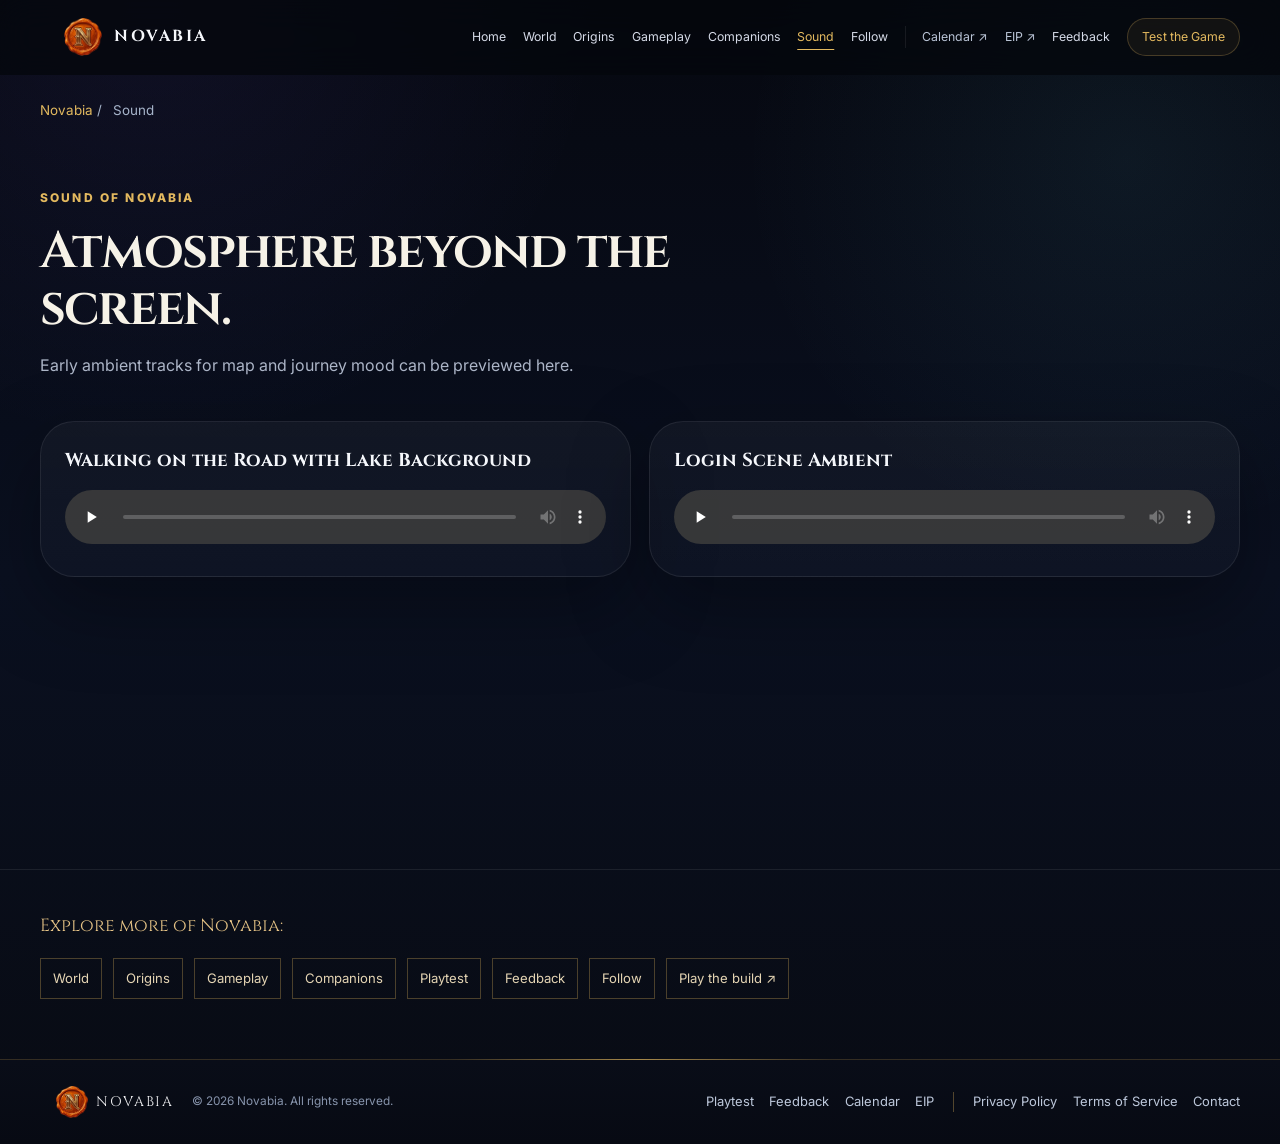
<file: sound/index.html>
<!doctype html>
<html lang="en">
<head>
  <meta charset="utf-8" />
  <meta name="viewport" content="width=device-width, initial-scale=1" />
  <title>Music &amp; Ambience | The Sound of Novabia</title>
  <meta name="description" content="Listen to early ambient soundscapes for Novabia: Legend Evolution, including the journey, lake and main-menu atmosphere." />
  <link rel="canonical" href="https://novabia.dev/sound/" />
  <meta property="og:type" content="website" />
  <meta property="og:title" content="Music &amp; Ambience | The Sound of Novabia" />
  <meta property="og:description" content="Listen to early ambient soundscapes for Novabia: Legend Evolution, including the journey, lake and main-menu atmosphere." />
  <meta property="og:url" content="https://novabia.dev/sound/" />
  <meta property="og:image" content="https://novabia.dev/assets/map-world.png" />
  <meta name="twitter:card" content="summary_large_image" />
  <script type="application/ld+json">{"@context":"https://schema.org","@type":"WebPage","@id":"https://novabia.dev/sound/#webpage","url":"https://novabia.dev/sound/","name":"Music & Ambience | The Sound of Novabia","description":"Listen to early ambient soundscapes for Novabia: Legend Evolution, including the journey, lake and main-menu atmosphere.","inLanguage":"en","isPartOf":{"@id":"https://novabia.dev/#website"},"about":{"@id":"https://novabia.dev/#game"}}</script>
  <link rel="icon" type="image/png" href="/favicon.png" />
  <link rel="preconnect" href="https://fonts.googleapis.com" />
  <link rel="preconnect" href="https://fonts.gstatic.com" crossorigin />
  <link href="https://fonts.googleapis.com/css2?family=Cinzel:wght@500;600;700;800&family=Inter:wght@400;500;600;700;800&display=swap" rel="stylesheet" />
  <script>document.documentElement.classList.add("js");</script>
  <link rel="stylesheet" href="/styles.css?v=20261024-polish" />
  <link rel="stylesheet" href="/seo-pages.css?v=20261030" />
  <script src="/script.js" defer></script>
</head>
<body data-page-route="sound" class="seo-page">
<header class="site-header" id="top">
    <div class="shell nav-wrap">
      <a href="/" class="brand" aria-label="Novabia home">
        <picture>
          <source srcset="/assets/seal-n.avif" type="image/avif" />
          <source srcset="/assets/seal-n.webp" type="image/webp" />
          <img src="/assets/seal-n.png" alt="Novabia seal" class="brand-mark" />
        </picture>
        <span class="brand-text">NOVABIA</span>
      </a>

      <button class="menu-toggle" aria-label="Open navigation" aria-expanded="false">
        <span></span><span></span><span></span>
      </button>

<nav class="nav-links" aria-label="Primary navigation">
  <a href="/">Home</a>
  <a href="/world/">World</a>
  <a href="/origins/">Origins</a>
  <a href="/gameplay/">Gameplay</a>
  <a href="/companions/">Companions</a>
  <a href="/sound/" aria-current="page">Sound</a>
  <a href="/follow/">Follow</a>
  <span class="nav-divider" aria-hidden="true"></span>
  <a href="https://calendar.novabia.dev/" class="nav-external" data-destination="calendar">Calendar <span aria-hidden="true">↗</span></a>
  <a href="https://eip.novabia.dev/" class="nav-external" data-destination="eip">EIP <span aria-hidden="true">↗</span></a>
  <a href="/feedback/">Feedback</a>
  <a href="/playtest/" class="nav-cta">Test the Game</a>
</nav>
    </div>
  </header>
<main>
  <div class="shell seo-page-breadcrumb"><a href="/">Novabia</a><span aria-hidden="true"> / </span><span>Sound</span></div>
<section class="section sound-section site-page is-active" id="sound">
      <div class="shell">
        <div class="section-heading reveal">
          <p class="eyebrow">SOUND OF NOVABIA</p>
          <h1 class="seo-page-title">Atmosphere beyond the screen.</h1>
          <p>
            Early ambient tracks for map and journey mood can be previewed here.
          </p>
        </div>

        <div class="audio-grid">
          <div class="audio-card frame-card reveal">
            <h3>Walking on the Road with Lake Background</h3>
            <audio controls preload="none">
              <source src="/assets/road-with-lake.ogg" type="audio/ogg">
              Your browser does not support the audio element.
            </audio>
          </div>
          <div class="audio-card frame-card reveal">
            <h3>Login Scene Ambient </h3>
            <audio controls preload="none">
              <source src="/assets/map-background.mp3" type="audio/mpeg">
              Your browser does not support the audio element.
            </audio>
          </div>
        </div>
      </div>
    </section>
  <div class="shell seo-page-next"><p>Explore more of Novabia:</p><nav aria-label="Explore Novabia"><a href="/world/">World</a> <a href="/origins/">Origins</a> <a href="/gameplay/">Gameplay</a> <a href="/companions/">Companions</a> <a href="/playtest/">Playtest</a> <a href="/feedback/">Feedback</a> <a href="/follow/">Follow</a><a href="https://play.novabia.dev/">Play the build ↗</a></nav></div>
</main>
<footer class="site-footer">
    <div class="shell footer-wrap footer-bar">
      <div class="footer-identity">
        <a href="/" class="footer-brand" aria-label="Novabia home">
          <picture>
            <source srcset="/assets/seal-n.avif" type="image/avif" />
            <source srcset="/assets/seal-n.webp" type="image/webp" />
            <img src="/assets/seal-n.png" alt="" class="footer-seal" />
          </picture>
          <span>NOVABIA</span>
        </a>
        <p class="footer-copyright">© <span id="year">2026</span> Novabia. All rights reserved.</p>
      </div>
      <nav class="footer-navigation" aria-label="Footer navigation">
        <div class="footer-link-group" aria-label="Explore Novabia">
          <span class="footer-group-label" aria-hidden="true">EXPLORE</span>
          <a href="https://play.novabia.dev/" data-destination="play">Playtest</a>
          <a href="/feedback/">Feedback</a>
          <a href="https://calendar.novabia.dev/" data-destination="calendar">Calendar</a>
          <a href="https://eip.novabia.dev/" data-destination="eip">EIP</a>
        </div>
        <span class="footer-group-divider" aria-hidden="true"></span>
        <div class="footer-link-group" aria-label="Legal and contact">
          <span class="footer-group-label" aria-hidden="true">INFORMATION</span>
          <a href="/privacy/">Privacy Policy</a>
          <a href="/terms/">Terms of Service</a>
          <a href="mailto:support@novabia.dev">Contact</a>
        </div>
      </nav>
    </div>
  </footer>
</body>
</html>
</file>
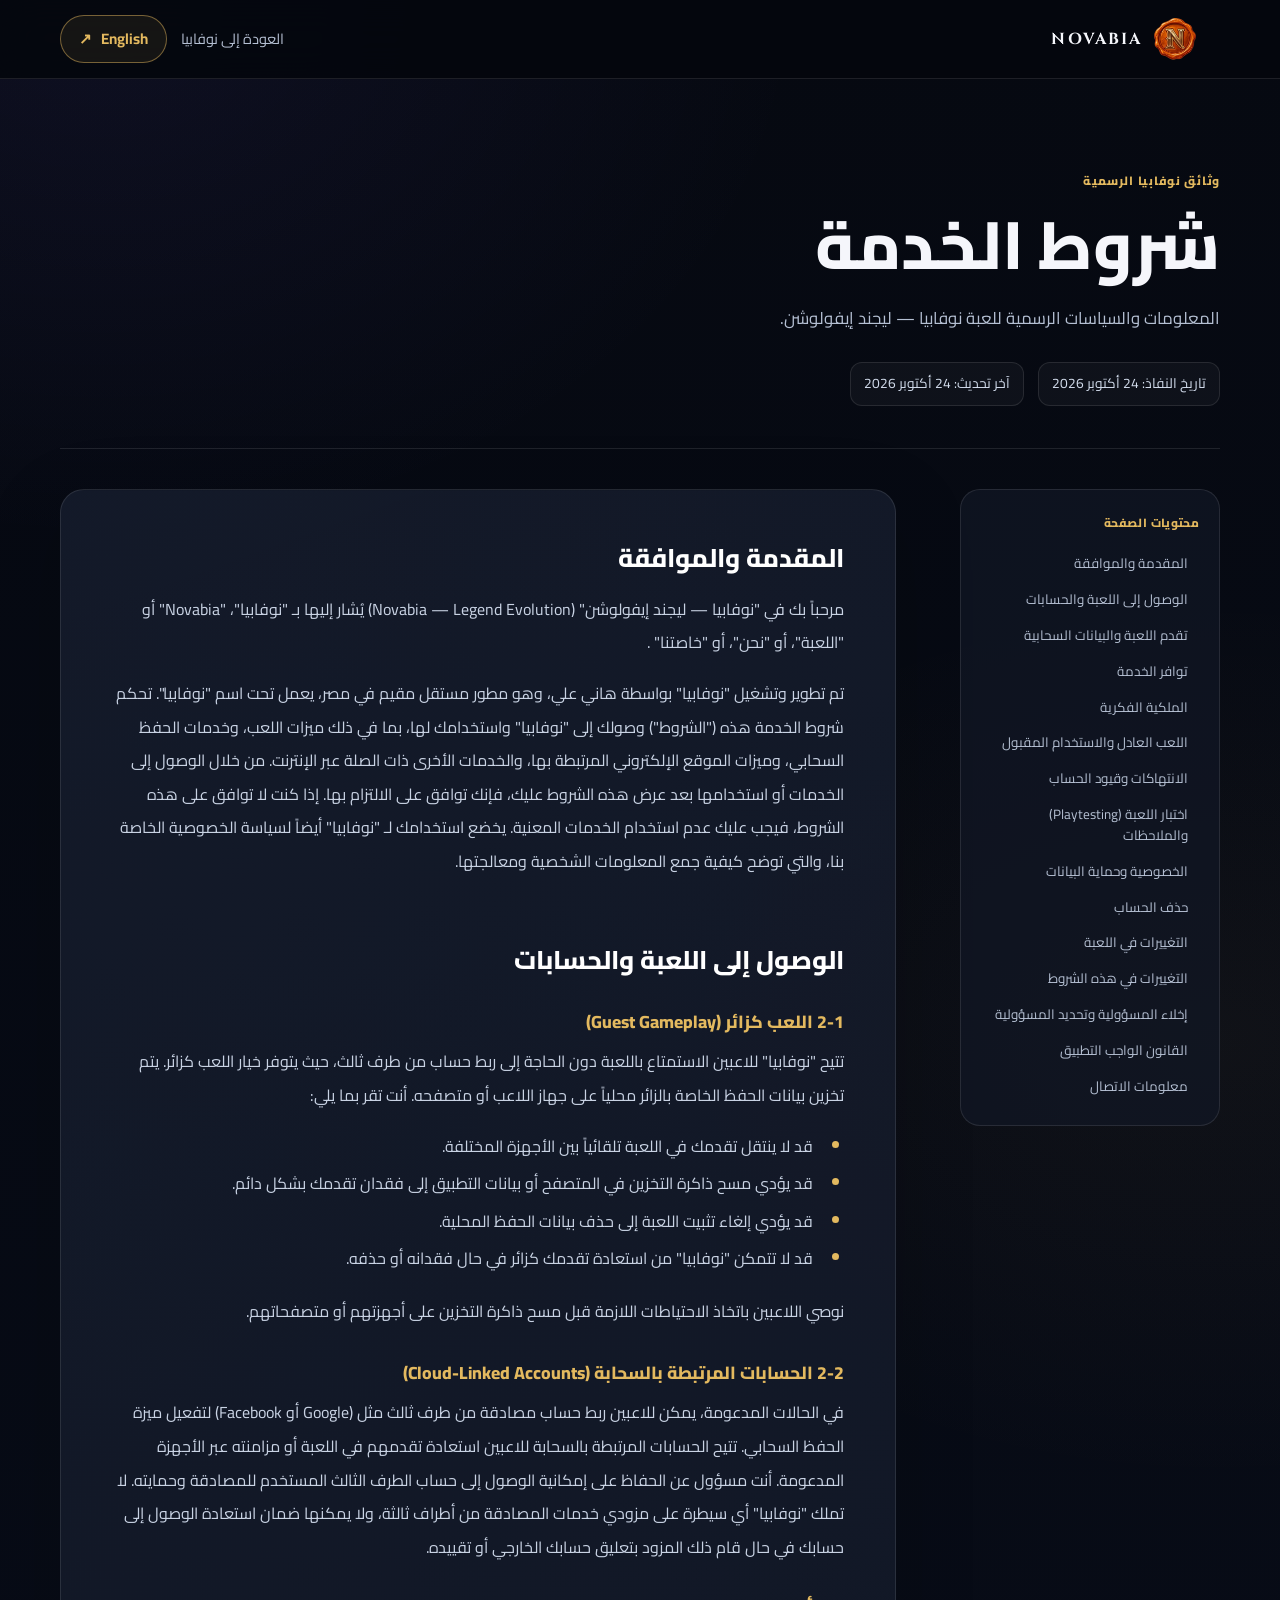
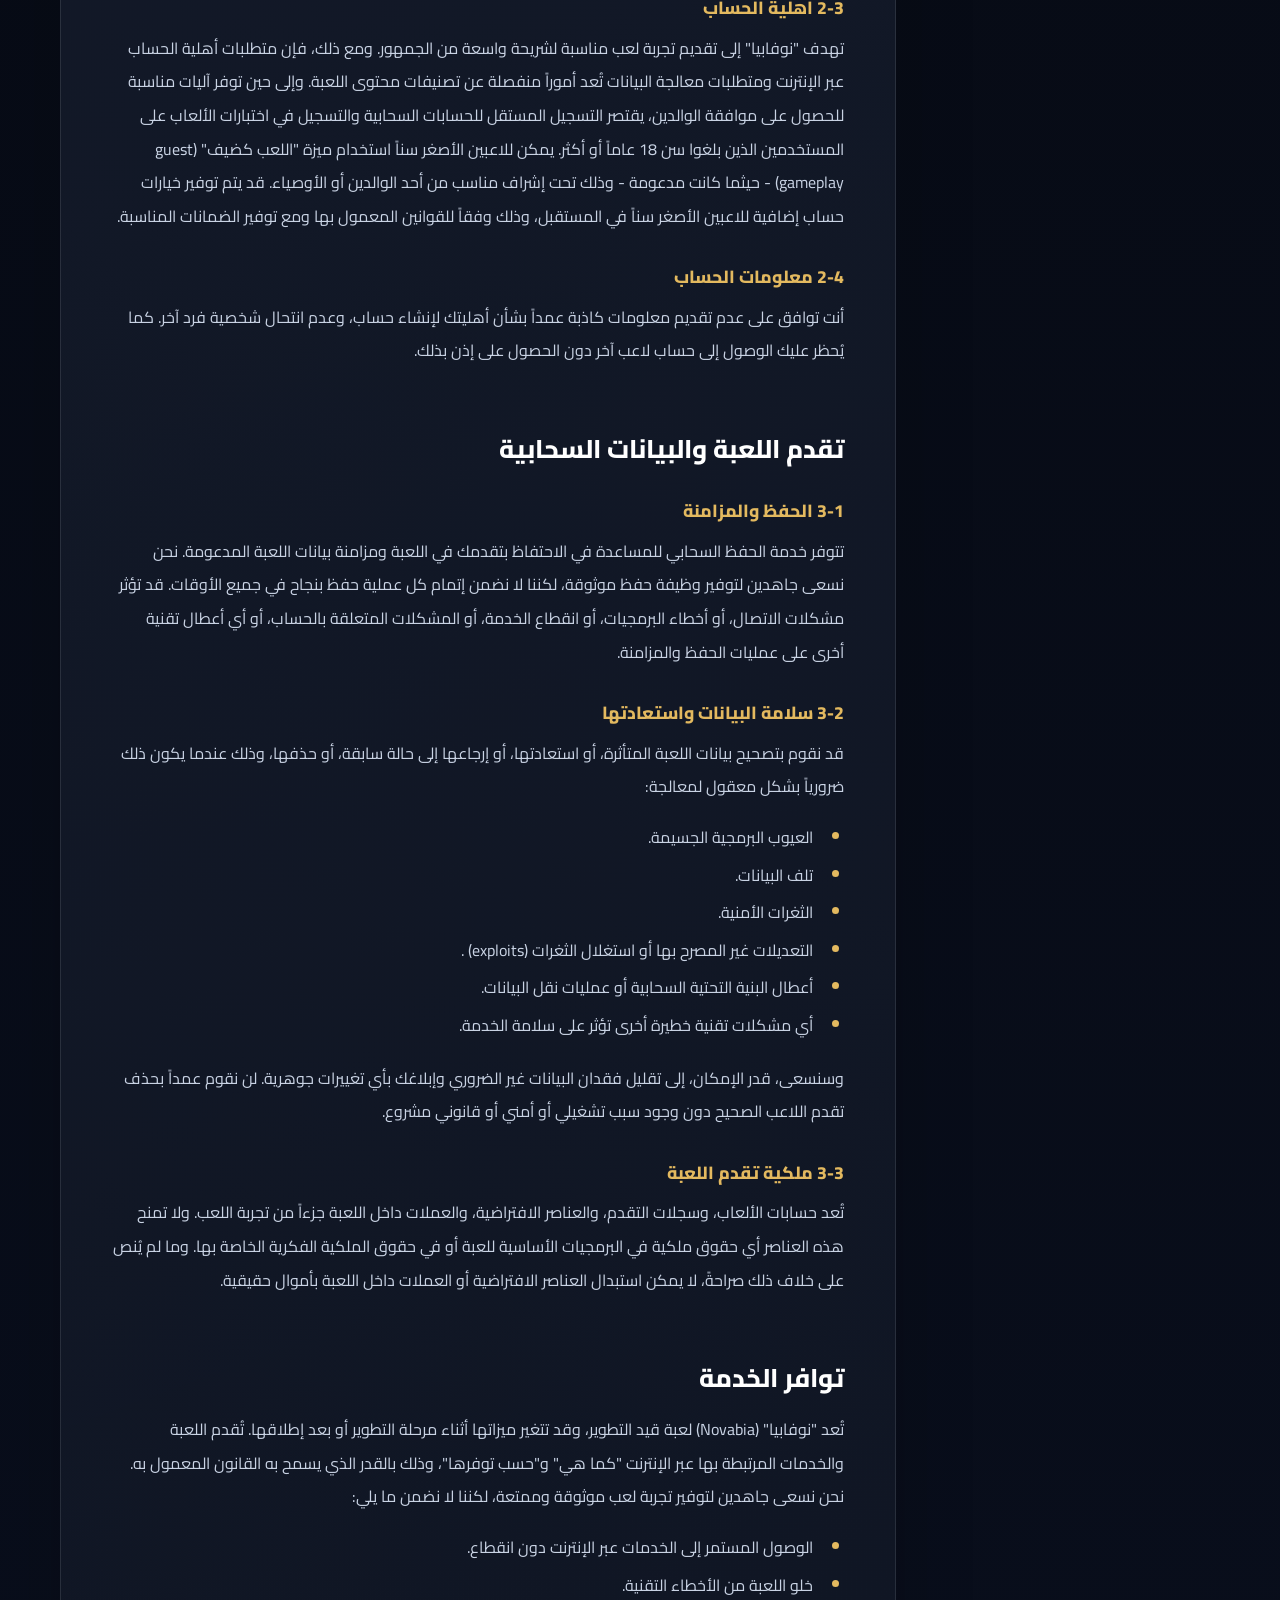
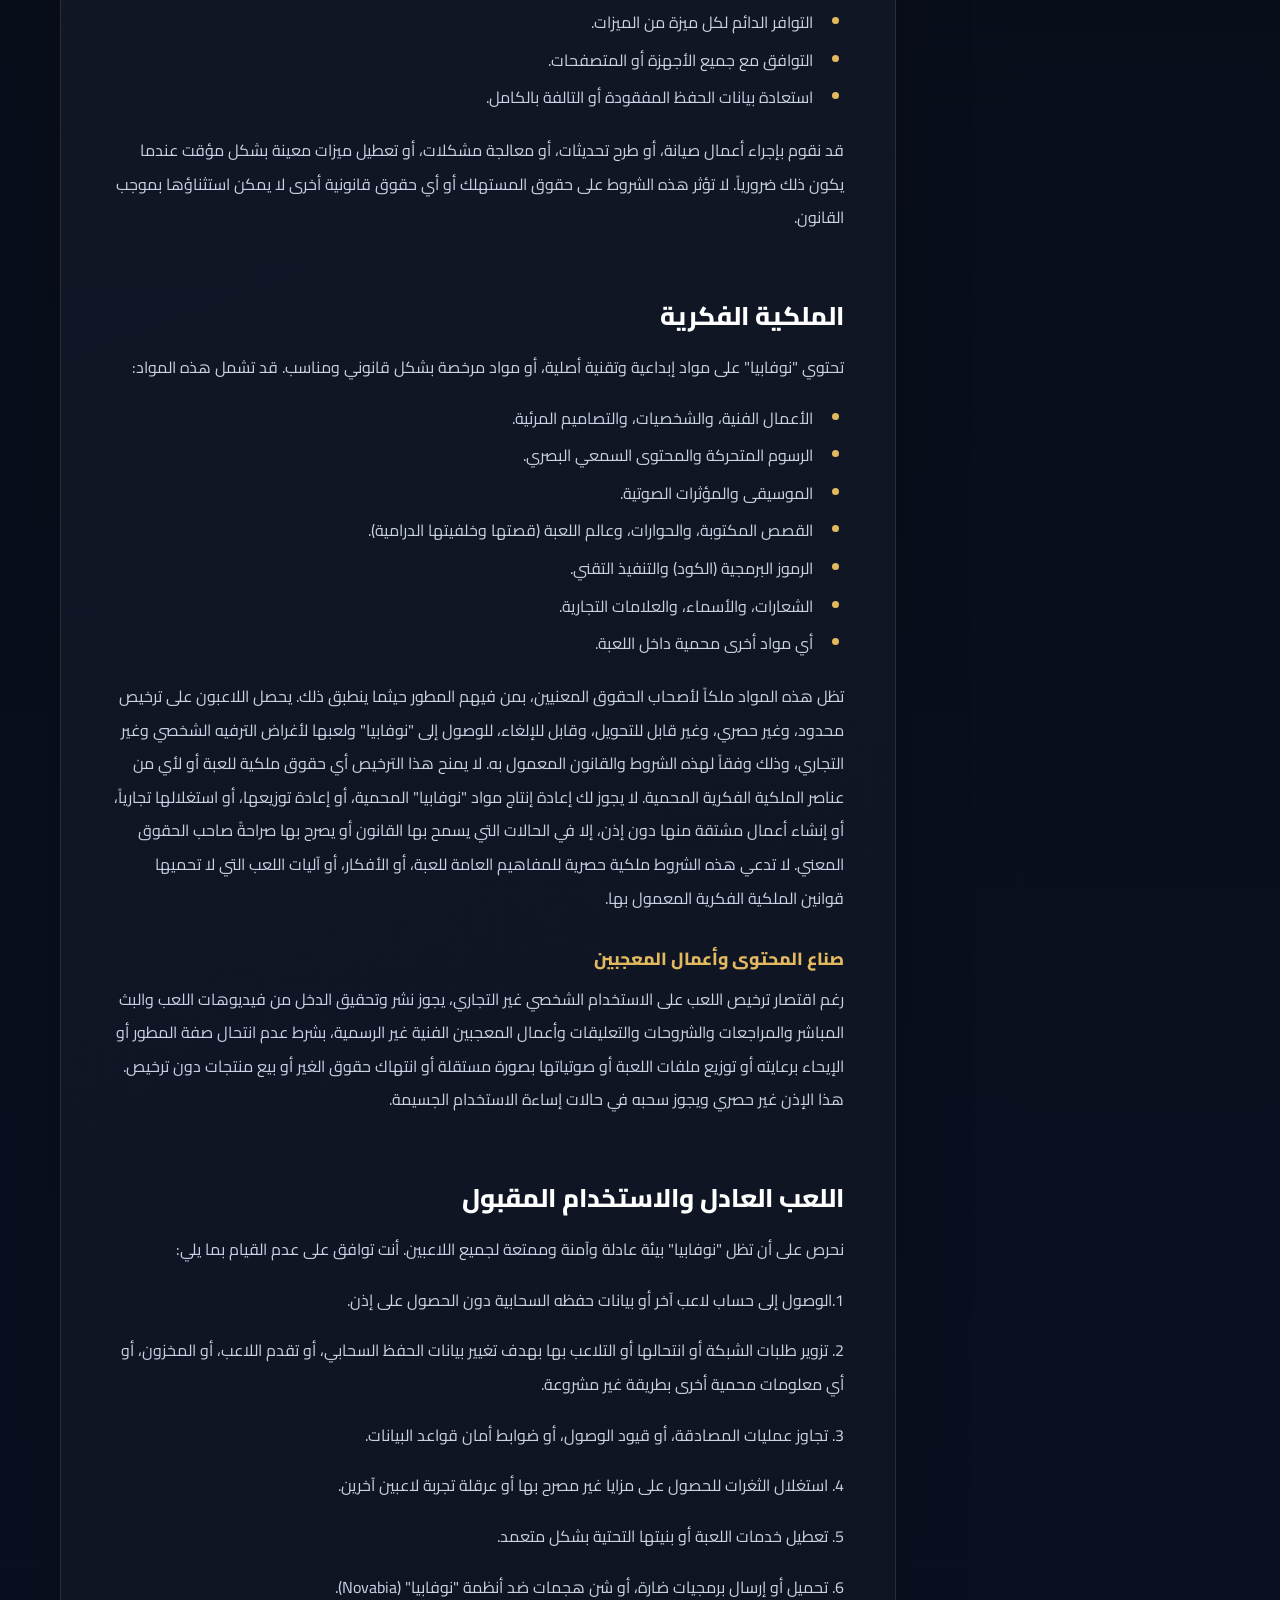
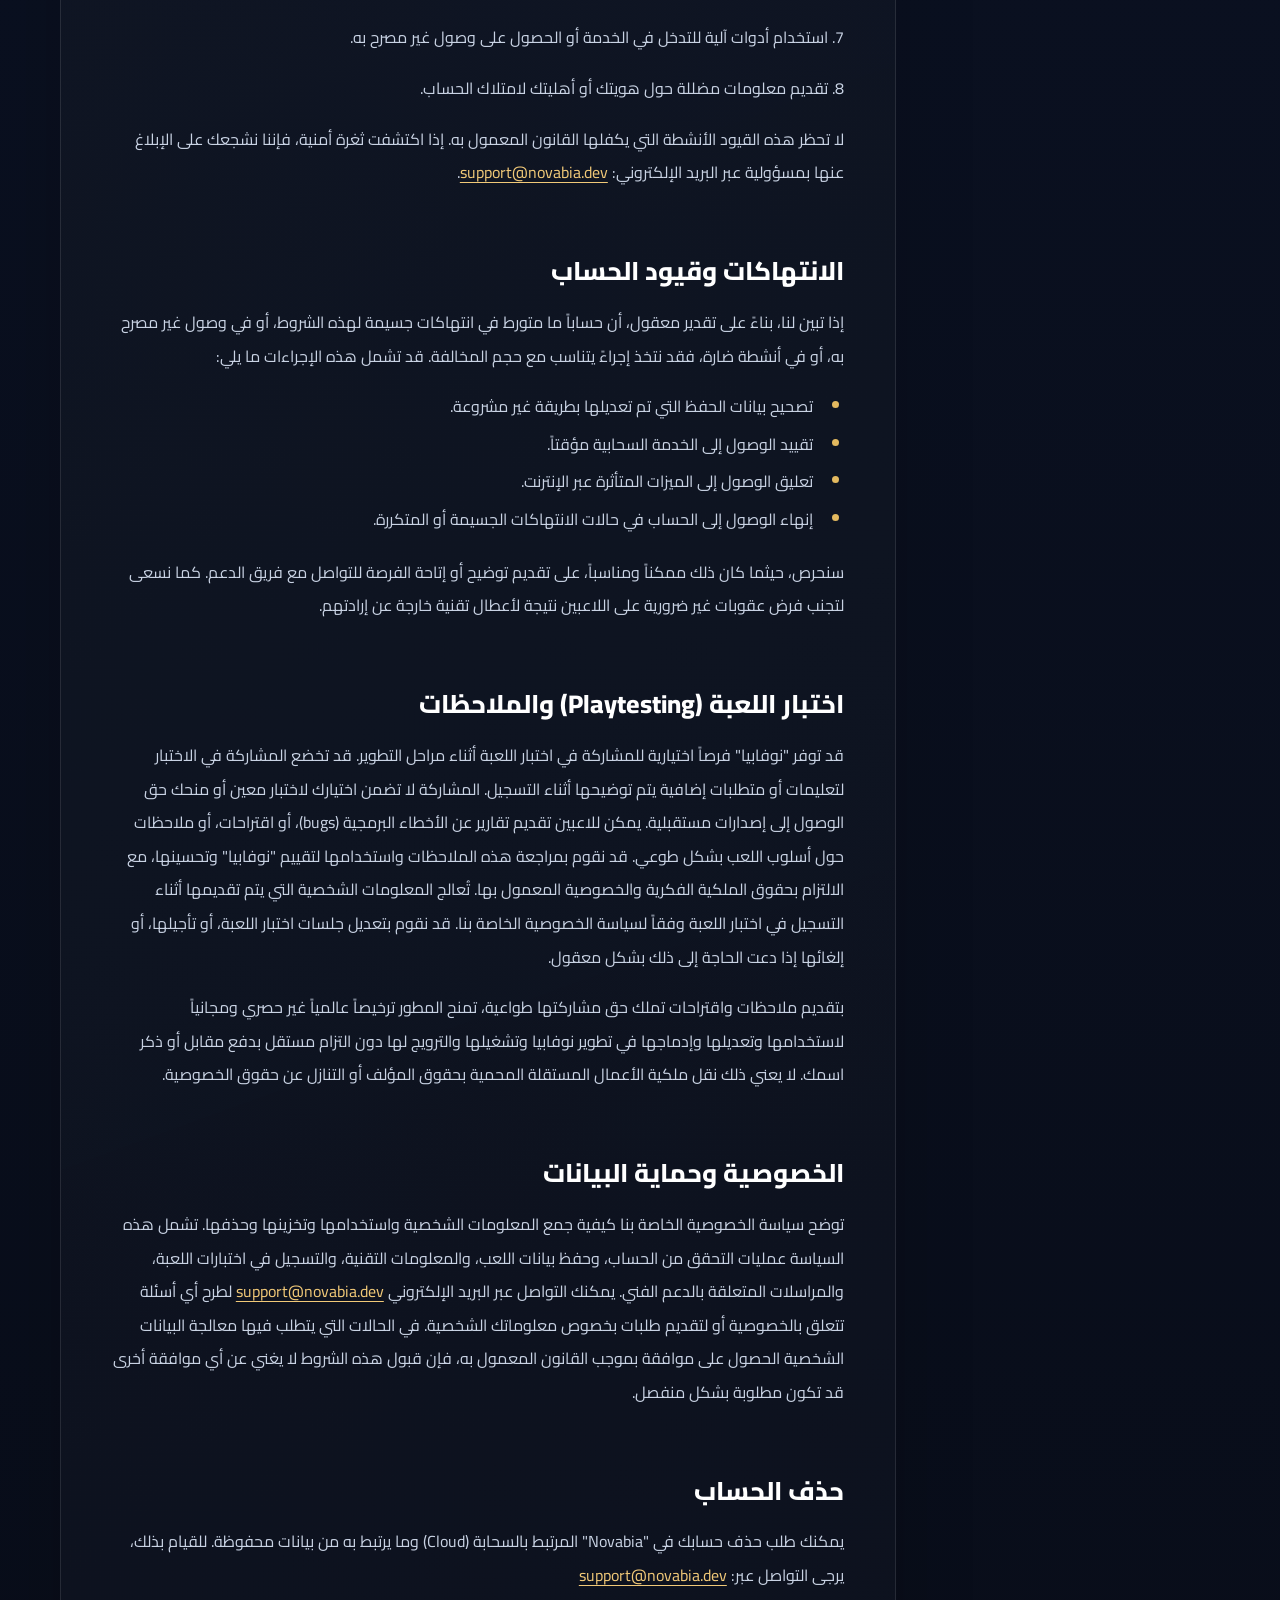
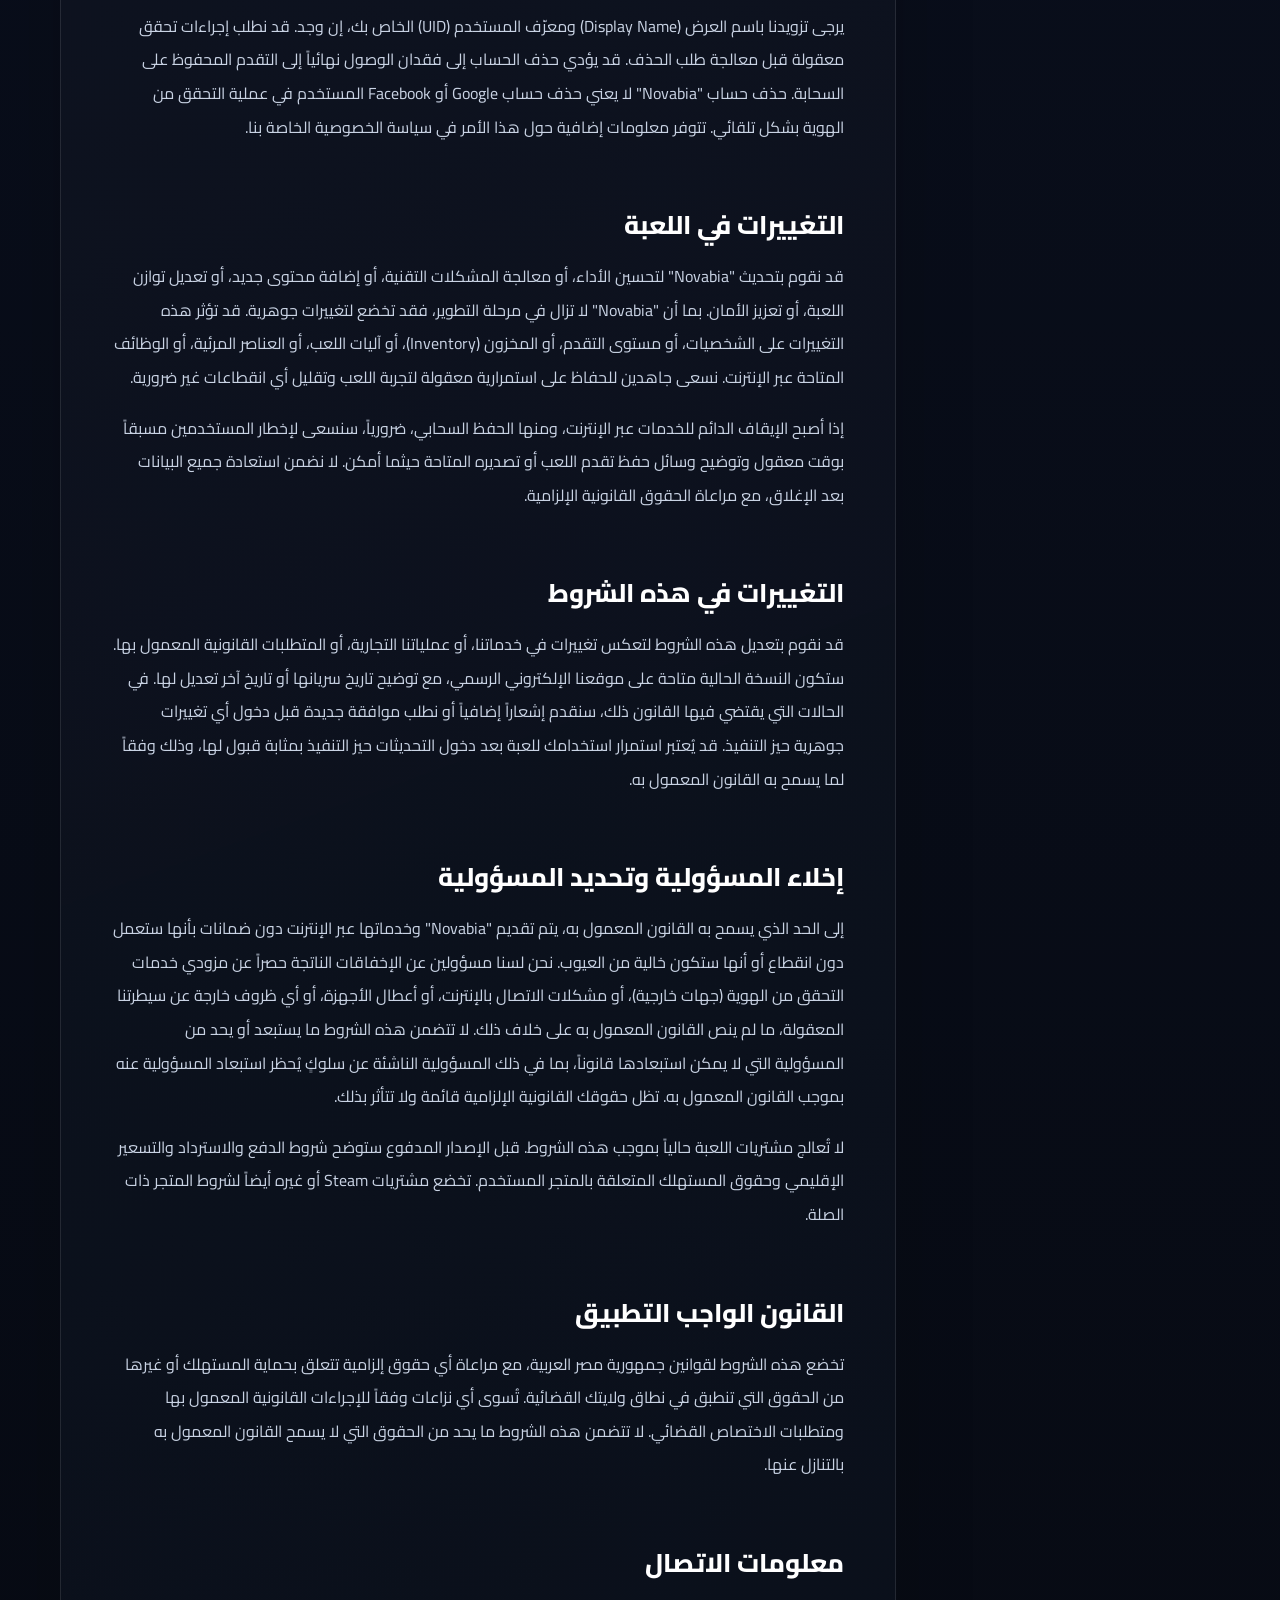
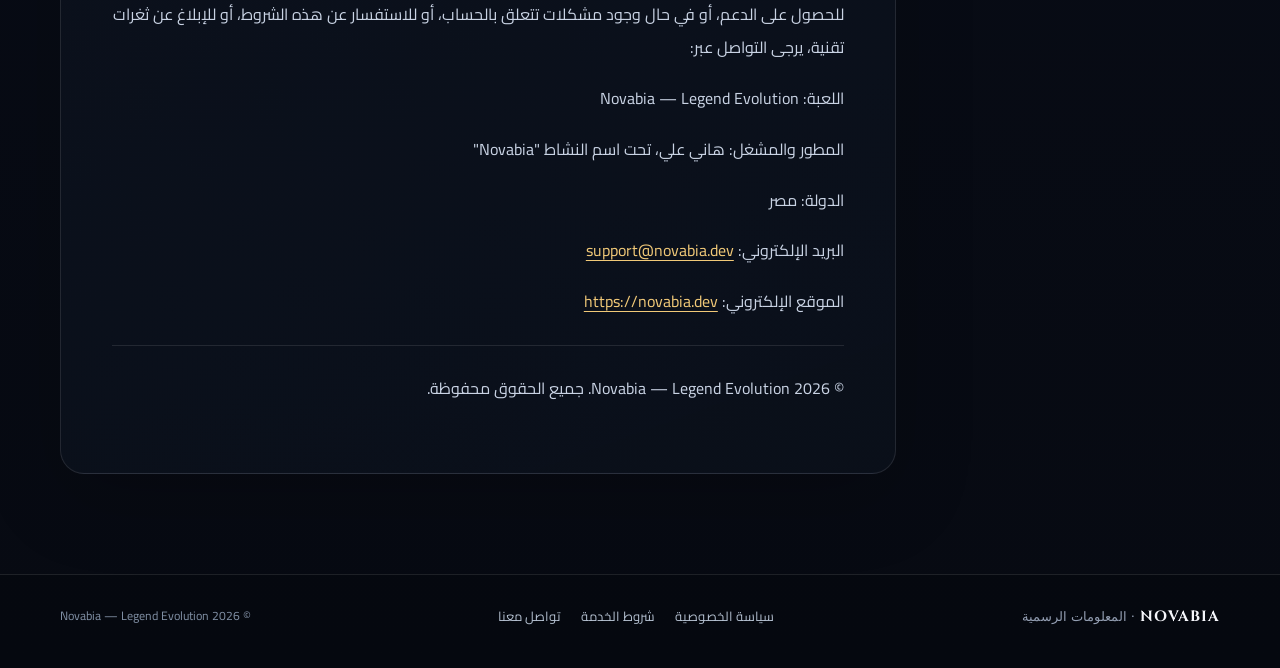
<file: terms-ar/index.html>
<!doctype html>
<html lang="ar" dir="rtl">
<head>
  <meta charset="utf-8" />
  <meta name="viewport" content="width=device-width, initial-scale=1" />
  <meta name="color-scheme" content="dark" />
  <title>شروط الخدمة | Novabia — Legend Evolution</title>
  <meta name="description" content="المعلومات والسياسات الرسمية للعبة نوفابيا — ليجند إيفولوشن." />
  <link rel="canonical" href="https://novabia.dev/terms-ar/" />
  <link rel="alternate" hreflang="en" href="https://novabia.dev/terms/" />
  <link rel="alternate" hreflang="ar" href="https://novabia.dev/terms-ar/" />
  <link rel="icon" type="image/png" href="/favicon.png" />
  <link rel="preconnect" href="https://fonts.googleapis.com" />
  <link rel="preconnect" href="https://fonts.gstatic.com" crossorigin />
  <link href="https://fonts.googleapis.com/css2?family=Cairo:wght@400;500;600;700;800&family=Cinzel:wght@500;600;700;800&family=Inter:wght@400;500;600;700;800&display=swap" rel="stylesheet" />
  <link rel="stylesheet" href="/legal.css" />
</head>
<body>
  <header class="legal-header">
    <div class="legal-shell legal-header-inner">
      <a class="legal-brand" href="/" aria-label="Novabia home"><picture><source srcset="/assets/seal-n.avif" type="image/avif" /><source srcset="/assets/seal-n.webp" type="image/webp" /><img src="/assets/seal-n.png" alt="" width="42" height="42" /></picture><span>NOVABIA</span></a>
      <nav class="legal-header-actions" aria-label="التنقل في الصفحة">
        <a class="return-link" href="/">العودة إلى نوفابيا</a>
        <a class="language-toggle" href="/terms/" lang="en" hreflang="en">English <span aria-hidden="true">↗</span></a>
      </nav>
    </div>
  </header>
  <main class="legal-shell">
    <section class="legal-intro">
      <p class="eyebrow">وثائق نوفابيا الرسمية</p>
      <h1>شروط الخدمة</h1>
      <p class="legal-description">المعلومات والسياسات الرسمية للعبة نوفابيا — ليجند إيفولوشن.</p>
      <div class="legal-dates"><span>تاريخ النفاذ: 24 أكتوبر 2026</span><span>آخر تحديث: 24 أكتوبر 2026</span></div>
    </section>
    <div class="legal-layout">
      <aside class="legal-toc" aria-label="محتويات الصفحة">
        <details class="legal-toc-details" open><summary class="toc-heading">محتويات الصفحة</summary>
        <nav><a href="#section-1"> المقدمة والموافقة</a>
<a href="#section-2"> الوصول إلى اللعبة والحسابات</a>
<a href="#section-3">  تقدم اللعبة والبيانات السحابية</a>
<a href="#section-4">توافر الخدمة</a>
<a href="#section-5">الملكية الفكرية</a>
<a href="#section-6">اللعب العادل والاستخدام المقبول</a>
<a href="#section-7">الانتهاكات وقيود الحساب</a>
<a href="#section-8">اختبار اللعبة (Playtesting) والملاحظات</a>
<a href="#section-9">الخصوصية وحماية البيانات</a>
<a href="#section-10">حذف الحساب</a>
<a href="#section-11">التغييرات في اللعبة</a>
<a href="#section-12">التغييرات في هذه الشروط</a>
<a href="#section-13">إخلاء المسؤولية وتحديد المسؤولية</a>
<a href="#section-14">القانون الواجب التطبيق</a>
<a href="#section-15">معلومات الاتصال</a></nav>
        </details>
      </aside>
      <article class="legal-document" aria-label="شروط الخدمة">
        <h2 id="section-1"> المقدمة والموافقة</h2>
<p>مرحباً بك في &quot;نوفابيا — ليجند إيفولوشن&quot; (Novabia — Legend Evolution) يُشار إليها بـ &quot;نوفابيا&quot;، &quot;Novabia&quot; أو &quot;اللعبة&quot;، أو &quot;نحن&quot;، أو &quot;خاصتنا&quot; .</p>
<p>تم تطوير وتشغيل &quot;نوفابيا&quot; بواسطة هاني علي، وهو مطور مستقل مقيم في مصر، يعمل تحت اسم &quot;نوفابيا&quot;. تحكم شروط الخدمة هذه (&quot;الشروط&quot;) وصولك إلى &quot;نوفابيا&quot; واستخدامك لها، بما في ذلك ميزات اللعب، وخدمات الحفظ السحابي، وميزات الموقع الإلكتروني المرتبطة بها، والخدمات الأخرى ذات الصلة عبر الإنترنت. من خلال الوصول إلى الخدمات أو استخدامها بعد عرض هذه الشروط عليك، فإنك توافق على الالتزام بها. إذا كنت لا توافق على هذه الشروط، فيجب عليك عدم استخدام الخدمات المعنية. يخضع استخدامك لـ &quot;نوفابيا&quot; أيضاً لسياسة الخصوصية الخاصة بنا، والتي توضح كيفية جمع المعلومات الشخصية ومعالجتها.</p>
<h2 id="section-2"> الوصول إلى اللعبة والحسابات</h2>
<h3 id="subsection-1"> 2-1 اللعب كزائر (Guest Gameplay)</h3>
<p>تتيح &quot;نوفابيا&quot; للاعبين الاستمتاع باللعبة دون الحاجة إلى ربط حساب من طرف ثالث، حيث يتوفر خيار اللعب كزائر. يتم تخزين بيانات الحفظ الخاصة بالزائر محلياً على جهاز اللاعب أو متصفحه. أنت تقر بما يلي:</p>
<ul class="document-list">
<li>قد لا ينتقل تقدمك في اللعبة تلقائياً بين الأجهزة المختلفة.</li>
<li>قد يؤدي مسح ذاكرة التخزين في المتصفح أو بيانات التطبيق إلى فقدان تقدمك بشكل دائم.</li>
<li>قد يؤدي إلغاء تثبيت اللعبة إلى حذف بيانات الحفظ المحلية.</li>
<li>قد لا تتمكن &quot;نوفابيا&quot; من استعادة تقدمك كزائر في حال فقدانه أو حذفه.</li>
</ul>
<p>نوصي اللاعبين باتخاذ الاحتياطات اللازمة قبل مسح ذاكرة التخزين على أجهزتهم أو متصفحاتهم.</p>
<h3 id="subsection-1">2-2 الحسابات المرتبطة بالسحابة (Cloud-Linked Accounts)</h3>
<p>في الحالات المدعومة، يمكن للاعبين ربط حساب مصادقة من طرف ثالث مثل (Google أو Facebook) لتفعيل ميزة الحفظ السحابي. تتيح الحسابات المرتبطة بالسحابة للاعبين استعادة تقدمهم في اللعبة أو مزامنته عبر الأجهزة المدعومة. أنت مسؤول عن الحفاظ على إمكانية الوصول إلى حساب الطرف الثالث المستخدم للمصادقة وحمايته. لا تملك &quot;نوفابيا&quot; أي سيطرة على مزودي خدمات المصادقة من أطراف ثالثة، ولا يمكنها ضمان استعادة الوصول إلى حسابك في حال قام ذلك المزود بتعليق حسابك الخارجي أو تقييده.</p>
<h3 id="subsection-1">2-3 أهلية الحساب</h3>
<p>تهدف &quot;نوفابيا&quot; إلى تقديم تجربة لعب مناسبة لشريحة واسعة من الجمهور. ومع ذلك، فإن متطلبات أهلية الحساب عبر الإنترنت ومتطلبات معالجة البيانات تُعد أموراً منفصلة عن تصنيفات محتوى اللعبة. وإلى حين توفر آليات مناسبة للحصول على موافقة الوالدين، يقتصر التسجيل المستقل للحسابات السحابية والتسجيل في اختبارات الألعاب على المستخدمين الذين بلغوا سن 18 عاماً أو أكثر. يمكن للاعبين الأصغر سناً استخدام ميزة &quot;اللعب كضيف&quot; (guest gameplay) - حيثما كانت مدعومة - وذلك تحت إشراف مناسب من أحد الوالدين أو الأوصياء. قد يتم توفير خيارات حساب إضافية للاعبين الأصغر سناً في المستقبل، وذلك وفقاً للقوانين المعمول بها ومع توفير الضمانات المناسبة.</p>
<h3 id="subsection-1">2-4 معلومات الحساب</h3>
<p>أنت توافق على عدم تقديم معلومات كاذبة عمداً بشأن أهليتك لإنشاء حساب، وعدم انتحال شخصية فرد آخر. كما يُحظر عليك الوصول إلى حساب لاعب آخر دون الحصول على إذن بذلك.</p>
<h2 id="section-3">  تقدم اللعبة والبيانات السحابية</h2>
<h3 id="subsection-1">3-1 الحفظ والمزامنة</h3>
<p>تتوفر خدمة الحفظ السحابي للمساعدة في الاحتفاظ بتقدمك في اللعبة ومزامنة بيانات اللعبة المدعومة. نحن نسعى جاهدين لتوفير وظيفة حفظ موثوقة، لكننا لا نضمن إتمام كل عملية حفظ بنجاح في جميع الأوقات. قد تؤثر مشكلات الاتصال، أو أخطاء البرمجيات، أو انقطاع الخدمة، أو المشكلات المتعلقة بالحساب، أو أي أعطال تقنية أخرى على عمليات الحفظ والمزامنة.</p>
<h3 id="subsection-1">3-2 سلامة البيانات واستعادتها</h3>
<p>قد نقوم بتصحيح بيانات اللعبة المتأثرة، أو استعادتها، أو إرجاعها إلى حالة سابقة، أو حذفها، وذلك عندما يكون ذلك ضرورياً بشكل معقول لمعالجة:</p>
<ul class="document-list">
<li>العيوب البرمجية الجسيمة.</li>
<li>تلف البيانات.</li>
<li>الثغرات الأمنية.</li>
<li>التعديلات غير المصرح بها أو استغلال الثغرات (exploits) .</li>
<li>أعطال البنية التحتية السحابية أو عمليات نقل البيانات.</li>
<li>أي مشكلات تقنية خطيرة أخرى تؤثر على سلامة الخدمة.</li>
</ul>
<p>وسنسعى، قدر الإمكان، إلى تقليل فقدان البيانات غير الضروري وإبلاغك بأي تغييرات جوهرية. لن نقوم عمداً بحذف تقدم اللاعب الصحيح دون وجود سبب تشغيلي أو أمني أو قانوني مشروع.</p>
<h3 id="subsection-1">3-3 ملكية تقدم اللعبة</h3>
<p>تُعد حسابات الألعاب، وسجلات التقدم، والعناصر الافتراضية، والعملات داخل اللعبة جزءاً من تجربة اللعب. ولا تمنح هذه العناصر أي حقوق ملكية في البرمجيات الأساسية للعبة أو في حقوق الملكية الفكرية الخاصة بها. وما لم يُنص على خلاف ذلك صراحةً، لا يمكن استبدال العناصر الافتراضية أو العملات داخل اللعبة بأموال حقيقية.</p>
<h2 id="section-4">توافر الخدمة</h2>
<p>تُعد &quot;نوفابيا&quot; (Novabia) لعبة قيد التطوير، وقد تتغير ميزاتها أثناء مرحلة التطوير أو بعد إطلاقها. تُقدم اللعبة والخدمات المرتبطة بها عبر الإنترنت &quot;كما هي&quot; و&quot;حسب توفرها&quot;، وذلك بالقدر الذي يسمح به القانون المعمول به. نحن نسعى جاهدين لتوفير تجربة لعب موثوقة وممتعة، لكننا لا نضمن ما يلي:</p>
<ul class="document-list">
<li>الوصول المستمر إلى الخدمات عبر الإنترنت دون انقطاع.</li>
<li>خلو اللعبة من الأخطاء التقنية.</li>
<li>التوافر الدائم لكل ميزة من الميزات.</li>
<li>التوافق مع جميع الأجهزة أو المتصفحات.</li>
<li>استعادة بيانات الحفظ المفقودة أو التالفة بالكامل.</li>
</ul>
<p>قد نقوم بإجراء أعمال صيانة، أو طرح تحديثات، أو معالجة مشكلات، أو تعطيل ميزات معينة بشكل مؤقت عندما يكون ذلك ضرورياً. لا تؤثر هذه الشروط على حقوق المستهلك أو أي حقوق قانونية أخرى لا يمكن استثناؤها بموجب القانون.</p>
<h2 id="section-5">الملكية الفكرية</h2>
<p>تحتوي &quot;نوفابيا&quot; على مواد إبداعية وتقنية أصلية، أو مواد مرخصة بشكل قانوني ومناسب. قد تشمل هذه المواد:</p>
<ul class="document-list">
<li>الأعمال الفنية، والشخصيات، والتصاميم المرئية.</li>
<li>الرسوم المتحركة والمحتوى السمعي البصري.</li>
<li>الموسيقى والمؤثرات الصوتية.</li>
<li>القصص المكتوبة، والحوارات، وعالم اللعبة (قصتها وخلفيتها الدرامية).</li>
<li>الرموز البرمجية (الكود) والتنفيذ التقني.</li>
<li>الشعارات، والأسماء، والعلامات التجارية.</li>
<li>أي مواد أخرى محمية داخل اللعبة.</li>
</ul>
<p>تظل هذه المواد ملكاً لأصحاب الحقوق المعنيين، بمن فيهم المطور حيثما ينطبق ذلك. يحصل اللاعبون على ترخيص محدود، وغير حصري، وغير قابل للتحويل، وقابل للإلغاء، للوصول إلى &quot;نوفابيا&quot; ولعبها لأغراض الترفيه الشخصي وغير التجاري، وذلك وفقاً لهذه الشروط والقانون المعمول به. لا يمنح هذا الترخيص أي حقوق ملكية للعبة أو لأي من عناصر الملكية الفكرية المحمية. لا يجوز لك إعادة إنتاج مواد &quot;نوفابيا&quot; المحمية، أو إعادة توزيعها، أو استغلالها تجارياً، أو إنشاء أعمال مشتقة منها دون إذن، إلا في الحالات التي يسمح بها القانون أو يصرح بها صراحةً صاحب الحقوق المعني. لا ​​تدعي هذه الشروط ملكية حصرية للمفاهيم العامة للعبة، أو الأفكار، أو آليات اللعب التي لا تحميها قوانين الملكية الفكرية المعمول بها.</p>
<h3>صناع المحتوى وأعمال المعجبين</h3><p>رغم اقتصار ترخيص اللعب على الاستخدام الشخصي غير التجاري، يجوز نشر وتحقيق الدخل من فيديوهات اللعب والبث المباشر والمراجعات والشروحات والتعليقات وأعمال المعجبين الفنية غير الرسمية، بشرط عدم انتحال صفة المطور أو الإيحاء برعايته أو توزيع ملفات اللعبة أو صوتياتها بصورة مستقلة أو انتهاك حقوق الغير أو بيع منتجات دون ترخيص. هذا الإذن غير حصري ويجوز سحبه في حالات إساءة الاستخدام الجسيمة.</p>
<h2 id="section-6">اللعب العادل والاستخدام المقبول</h2>
<p>نحرص على أن تظل &quot;نوفابيا&quot; بيئة عادلة وآمنة وممتعة لجميع اللاعبين. أنت توافق على عدم القيام بما يلي:</p>
<p>1.الوصول إلى حساب لاعب آخر أو بيانات حفظه السحابية دون الحصول على إذن.</p>
<p>2. تزوير طلبات الشبكة أو انتحالها أو التلاعب بها بهدف تغيير بيانات الحفظ السحابي، أو تقدم اللاعب، أو المخزون، أو أي معلومات محمية أخرى بطريقة غير مشروعة.</p>
<p>3. تجاوز عمليات المصادقة، أو قيود الوصول، أو ضوابط أمان قواعد البيانات.</p>
<p>4. استغلال الثغرات للحصول على مزايا غير مصرح بها أو عرقلة تجربة لاعبين آخرين.</p>
<p>5. تعطيل خدمات اللعبة أو بنيتها التحتية بشكل متعمد.</p>
<p>6. تحميل أو إرسال برمجيات ضارة، أو شن هجمات ضد أنظمة &quot;نوفابيا&quot; (Novabia).</p>
<p>7. استخدام أدوات آلية للتدخل في الخدمة أو الحصول على وصول غير مصرح به.</p>
<p>8. تقديم معلومات مضللة حول هويتك أو أهليتك لامتلاك الحساب.</p>
<p>لا تحظر هذه القيود الأنشطة التي يكفلها القانون المعمول به. إذا اكتشفت ثغرة أمنية، فإننا نشجعك على الإبلاغ عنها بمسؤولية عبر البريد الإلكتروني: <a href="mailto:support@novabia.dev" rel="noopener noreferrer">support@novabia.dev</a>.</p>
<h2 id="section-7">الانتهاكات وقيود الحساب</h2>
<p>إذا تبين لنا، بناءً على تقدير معقول، أن حساباً ما متورط في انتهاكات جسيمة لهذه الشروط، أو في وصول غير مصرح به، أو في أنشطة ضارة، فقد نتخذ إجراءً يتناسب مع حجم المخالفة. قد تشمل هذه الإجراءات ما يلي:</p>
<ul class="document-list">
<li>تصحيح بيانات الحفظ التي تم تعديلها بطريقة غير مشروعة.</li>
<li>تقييد الوصول إلى الخدمة السحابية مؤقتاً.</li>
<li>تعليق الوصول إلى الميزات المتأثرة عبر الإنترنت.</li>
<li>إنهاء الوصول إلى الحساب في حالات الانتهاكات الجسيمة أو المتكررة.</li>
</ul>
<p>سنحرص، حيثما كان ذلك ممكناً ومناسباً، على تقديم توضيح أو إتاحة الفرصة للتواصل مع فريق الدعم. كما نسعى لتجنب فرض عقوبات غير ضرورية على اللاعبين نتيجة لأعطال تقنية خارجة عن إرادتهم.</p>
<h2 id="section-8">اختبار اللعبة (Playtesting) والملاحظات</h2>
<p>قد توفر &quot;نوفابيا&quot; فرصاً اختيارية للمشاركة في اختبار اللعبة أثناء مراحل التطوير. قد تخضع المشاركة في الاختبار لتعليمات أو متطلبات إضافية يتم توضيحها أثناء التسجيل. المشاركة لا تضمن اختيارك لاختبار معين أو منحك حق الوصول إلى إصدارات مستقبلية. يمكن للاعبين تقديم تقارير عن الأخطاء البرمجية (bugs)، أو اقتراحات، أو ملاحظات حول أسلوب اللعب بشكل طوعي. قد نقوم بمراجعة هذه الملاحظات واستخدامها لتقييم &quot;نوفابيا&quot; وتحسينها، مع الالتزام بحقوق الملكية الفكرية والخصوصية المعمول بها. تُعالج المعلومات الشخصية التي يتم تقديمها أثناء التسجيل في اختبار اللعبة وفقاً لسياسة الخصوصية الخاصة بنا. قد نقوم بتعديل جلسات اختبار اللعبة، أو تأجيلها، أو إلغائها إذا دعت الحاجة إلى ذلك بشكل معقول.</p>
<p>بتقديم ملاحظات واقتراحات تملك حق مشاركتها طواعية، تمنح المطور ترخيصاً عالمياً غير حصري ومجانياً لاستخدامها وتعديلها وإدماجها في تطوير نوفابيا وتشغيلها والترويج لها دون التزام مستقل بدفع مقابل أو ذكر اسمك. لا يعني ذلك نقل ملكية الأعمال المستقلة المحمية بحقوق المؤلف أو التنازل عن حقوق الخصوصية.</p>
<h2 id="section-9">الخصوصية وحماية البيانات</h2>
<p>توضح سياسة الخصوصية الخاصة بنا كيفية جمع المعلومات الشخصية واستخدامها وتخزينها وحذفها. تشمل هذه السياسة عمليات التحقق من الحساب، وحفظ بيانات اللعب، والمعلومات التقنية، والتسجيل في اختبارات اللعبة، والمراسلات المتعلقة بالدعم الفني. يمكنك التواصل عبر البريد الإلكتروني <a href="mailto:support@novabia.dev" rel="noopener noreferrer">support@novabia.dev</a> لطرح أي أسئلة تتعلق بالخصوصية أو لتقديم طلبات بخصوص معلوماتك الشخصية. في الحالات التي يتطلب فيها معالجة البيانات الشخصية الحصول على موافقة بموجب القانون المعمول به، فإن قبول هذه الشروط لا يغني عن أي موافقة أخرى قد تكون مطلوبة بشكل منفصل.</p>
<h2 id="section-10">حذف الحساب</h2>
<p>يمكنك طلب حذف حسابك في &quot;Novabia&quot; المرتبط بالسحابة (Cloud) وما يرتبط به من بيانات محفوظة. للقيام بذلك، يرجى التواصل عبر: <a href="mailto:support@novabia.dev" rel="noopener noreferrer">support@novabia.dev</a></p>
<p>يرجى تزويدنا باسم العرض (Display Name) ومعرّف المستخدم (UID) الخاص بك، إن وجد. قد نطلب إجراءات تحقق معقولة قبل معالجة طلب الحذف. قد يؤدي حذف الحساب إلى فقدان الوصول نهائياً إلى التقدم المحفوظ على السحابة. حذف حساب &quot;Novabia&quot; لا يعني حذف حساب Google أو Facebook المستخدم في عملية التحقق من الهوية بشكل تلقائي. تتوفر معلومات إضافية حول هذا الأمر في سياسة الخصوصية الخاصة بنا.</p>
<h2 id="section-11">التغييرات في اللعبة</h2>
<p>قد نقوم بتحديث &quot;Novabia&quot; لتحسين الأداء، أو معالجة المشكلات التقنية، أو إضافة محتوى جديد، أو تعديل توازن اللعبة، أو تعزيز الأمان. بما أن &quot;Novabia&quot; لا تزال في مرحلة التطوير، فقد تخضع لتغييرات جوهرية. قد تؤثر هذه التغييرات على الشخصيات، أو مستوى التقدم، أو المخزون (Inventory)، أو آليات اللعب، أو العناصر المرئية، أو الوظائف المتاحة عبر الإنترنت. نسعى جاهدين للحفاظ على استمرارية معقولة لتجربة اللعب وتقليل أي انقطاعات غير ضرورية.</p>
<p>إذا أصبح الإيقاف الدائم للخدمات عبر الإنترنت، ومنها الحفظ السحابي، ضرورياً، سنسعى لإخطار المستخدمين مسبقاً بوقت معقول وتوضيح وسائل حفظ تقدم اللعب أو تصديره المتاحة حيثما أمكن. لا نضمن استعادة جميع البيانات بعد الإغلاق، مع مراعاة الحقوق القانونية الإلزامية.</p>
<h2 id="section-12">التغييرات في هذه الشروط</h2>
<p>قد نقوم بتعديل هذه الشروط لتعكس تغييرات في خدماتنا، أو عملياتنا التجارية، أو المتطلبات القانونية المعمول بها. ستكون النسخة الحالية متاحة على موقعنا الإلكتروني الرسمي، مع توضيح تاريخ سريانها أو تاريخ آخر تعديل لها. في الحالات التي يقتضي فيها القانون ذلك، سنقدم إشعاراً إضافياً أو نطلب موافقة جديدة قبل دخول أي تغييرات جوهرية حيز التنفيذ. قد يُعتبر استمرار استخدامك للعبة بعد دخول التحديثات حيز التنفيذ بمثابة قبول لها، وذلك وفقاً لما يسمح به القانون المعمول به.</p>
<h2 id="section-13">إخلاء المسؤولية وتحديد المسؤولية</h2>
<p>إلى الحد الذي يسمح به القانون المعمول به، يتم تقديم &quot;Novabia&quot; وخدماتها عبر الإنترنت دون ضمانات بأنها ستعمل دون انقطاع أو أنها ستكون خالية من العيوب. نحن لسنا مسؤولين عن الإخفاقات الناتجة حصراً عن مزودي خدمات التحقق من الهوية (جهات خارجية)، أو مشكلات الاتصال بالإنترنت، أو أعطال الأجهزة، أو أي ظروف خارجة عن سيطرتنا المعقولة، ما لم ينص القانون المعمول به على خلاف ذلك. لا تتضمن هذه الشروط ما يستبعد أو يحد من المسؤولية التي لا يمكن استبعادها قانوناً، بما في ذلك المسؤولية الناشئة عن سلوكٍ يُحظر استبعاد المسؤولية عنه بموجب القانون المعمول به. تظل حقوقك القانونية الإلزامية قائمة ولا تتأثر بذلك.</p>
<p>لا تُعالج مشتريات اللعبة حالياً بموجب هذه الشروط. قبل الإصدار المدفوع ستوضح شروط الدفع والاسترداد والتسعير الإقليمي وحقوق المستهلك المتعلقة بالمتجر المستخدم. تخضع مشتريات Steam أو غيره أيضاً لشروط المتجر ذات الصلة.</p>
<h2 id="section-14">القانون الواجب التطبيق</h2>
<p>تخضع هذه الشروط لقوانين جمهورية مصر العربية، مع مراعاة أي حقوق إلزامية تتعلق بحماية المستهلك أو غيرها من الحقوق التي تنطبق في نطاق ولايتك القضائية. تُسوى أي نزاعات وفقاً للإجراءات القانونية المعمول بها ومتطلبات الاختصاص القضائي. لا ​​تتضمن هذه الشروط ما يحد من الحقوق التي لا يسمح القانون المعمول به بالتنازل عنها.</p>
<h2 id="section-15">معلومات الاتصال</h2>
<p>للحصول على الدعم، أو في حال وجود مشكلات تتعلق بالحساب، أو للاستفسار عن هذه الشروط، أو للإبلاغ عن ثغرات تقنية، يرجى التواصل عبر:</p>
<p>اللعبة: Novabia — Legend Evolution</p>
<p>المطور والمشغل: هاني علي، تحت اسم النشاط &quot;Novabia&quot;</p>
<p>الدولة: مصر</p>
<p>البريد الإلكتروني: <a href="mailto:support@novabia.dev" rel="noopener noreferrer">support@novabia.dev</a></p>
<p>الموقع الإلكتروني: <a href="https://novabia.dev" rel="noopener noreferrer" target="_blank">https://novabia.dev</a></p>
<hr class="document-rule" />
<p>© 2026 Novabia — Legend Evolution. جميع الحقوق محفوظة.</p>
      </article>
    </div>
  </main>
  <footer class="legal-footer">
    <div class="legal-shell legal-footer-inner">
      <span class="legal-footer-brand">NOVABIA <small>· المعلومات الرسمية</small></span>
      <nav aria-label="روابط قانونية">
        <a href="/privacy-ar/">سياسة الخصوصية</a>
        <a href="/terms-ar/">شروط الخدمة</a>
        <a href="mailto:support@novabia.dev">تواصل معنا</a>
      </nav>
      <small>© 2026 Novabia — Legend Evolution</small>
    </div>
  </footer>
<script>
    // Expanded on desktop; collapsible navigation for smaller screens.
    (() => {
      const details = document.querySelector('.legal-toc-details');
      const small = window.matchMedia('(max-width: 820px)');
      function syncTableOfContents() { details.open = !small.matches; }
      syncTableOfContents();
      small.addEventListener('change', syncTableOfContents);
    })();
  </script>
</body>
</html>
</file>
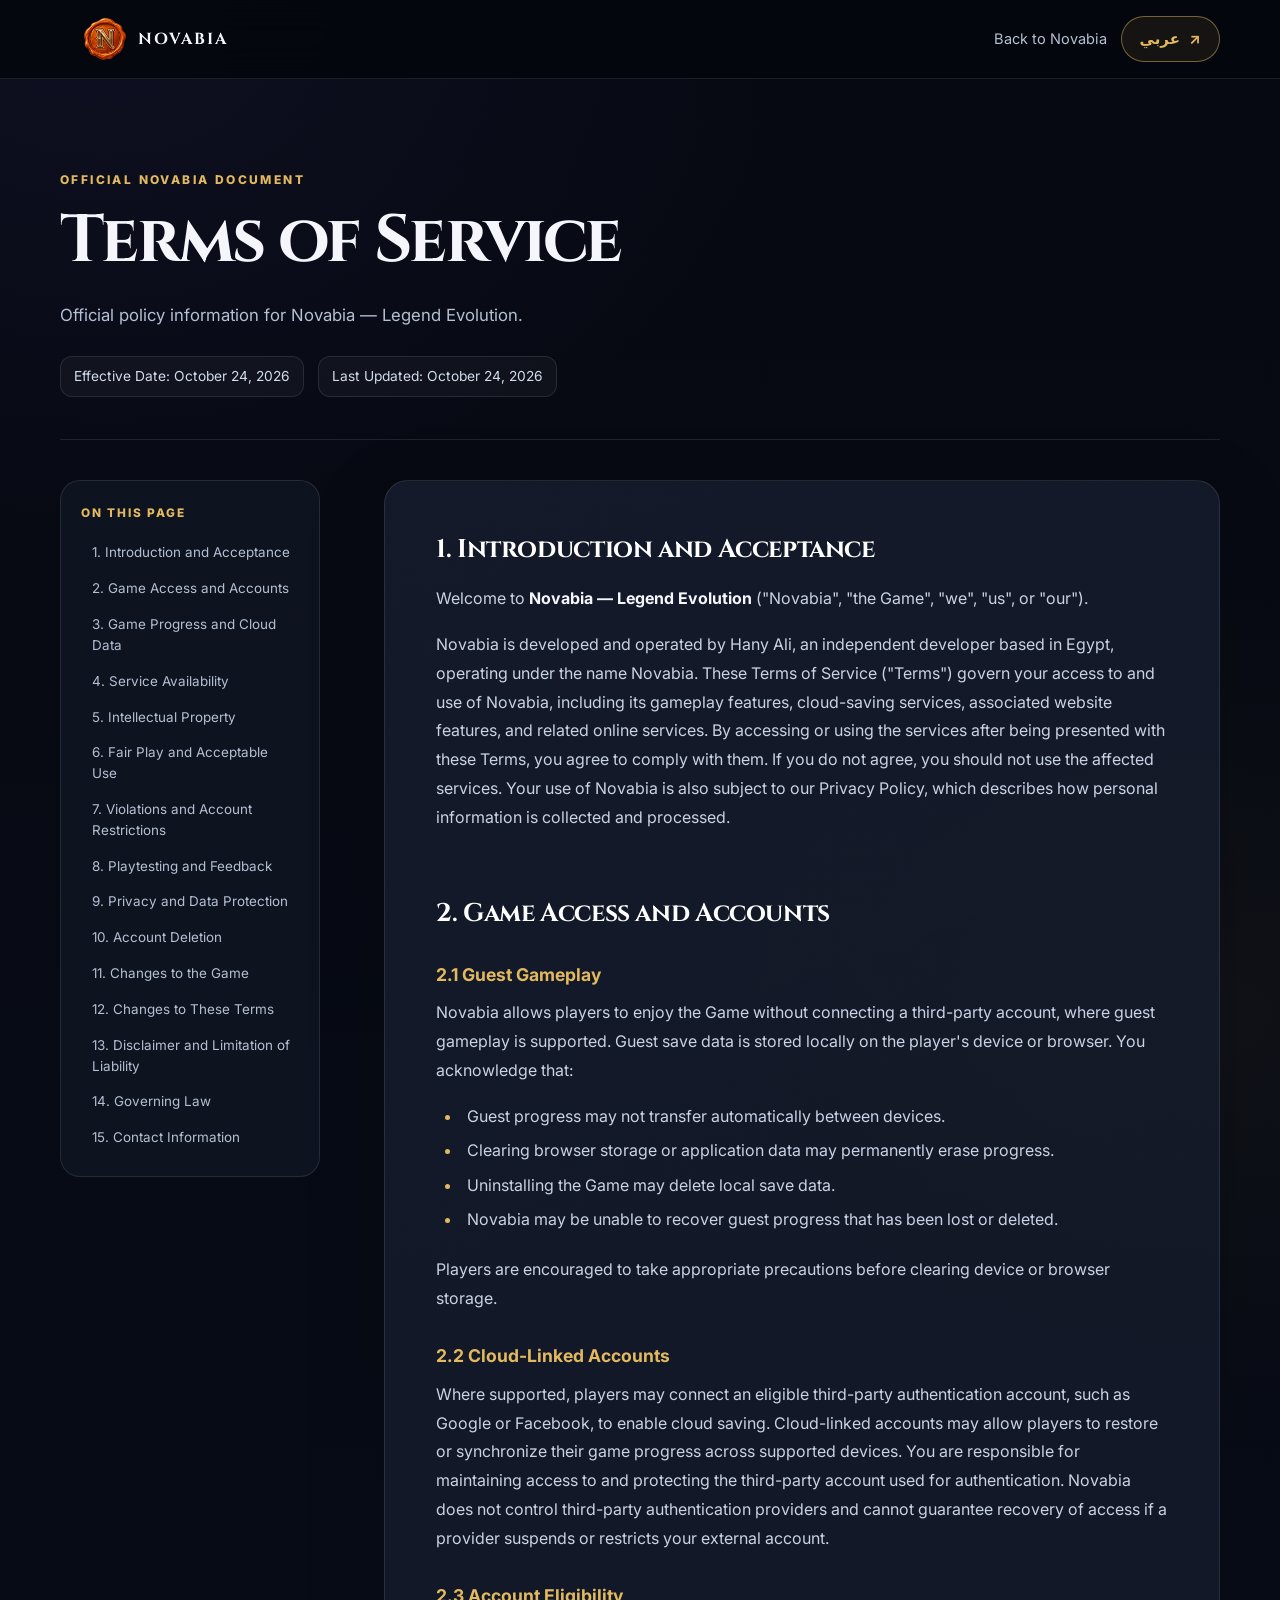
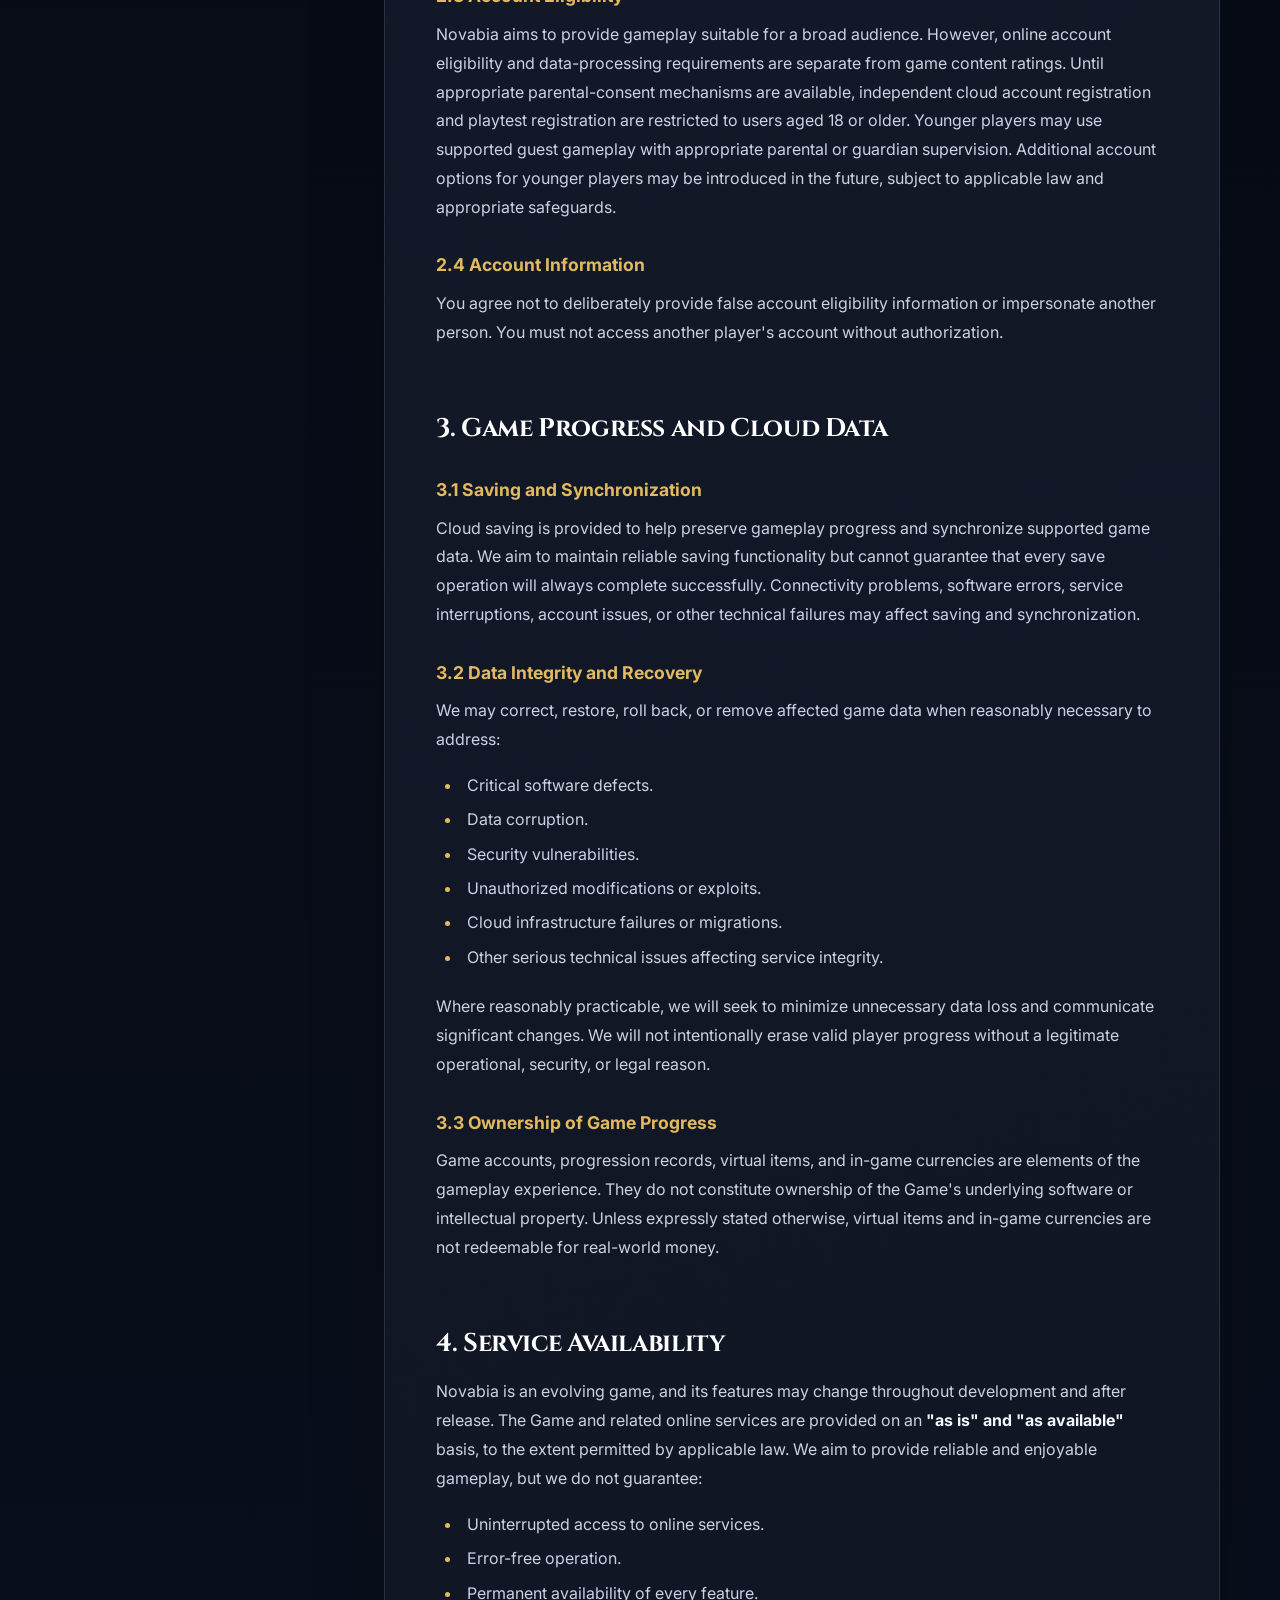
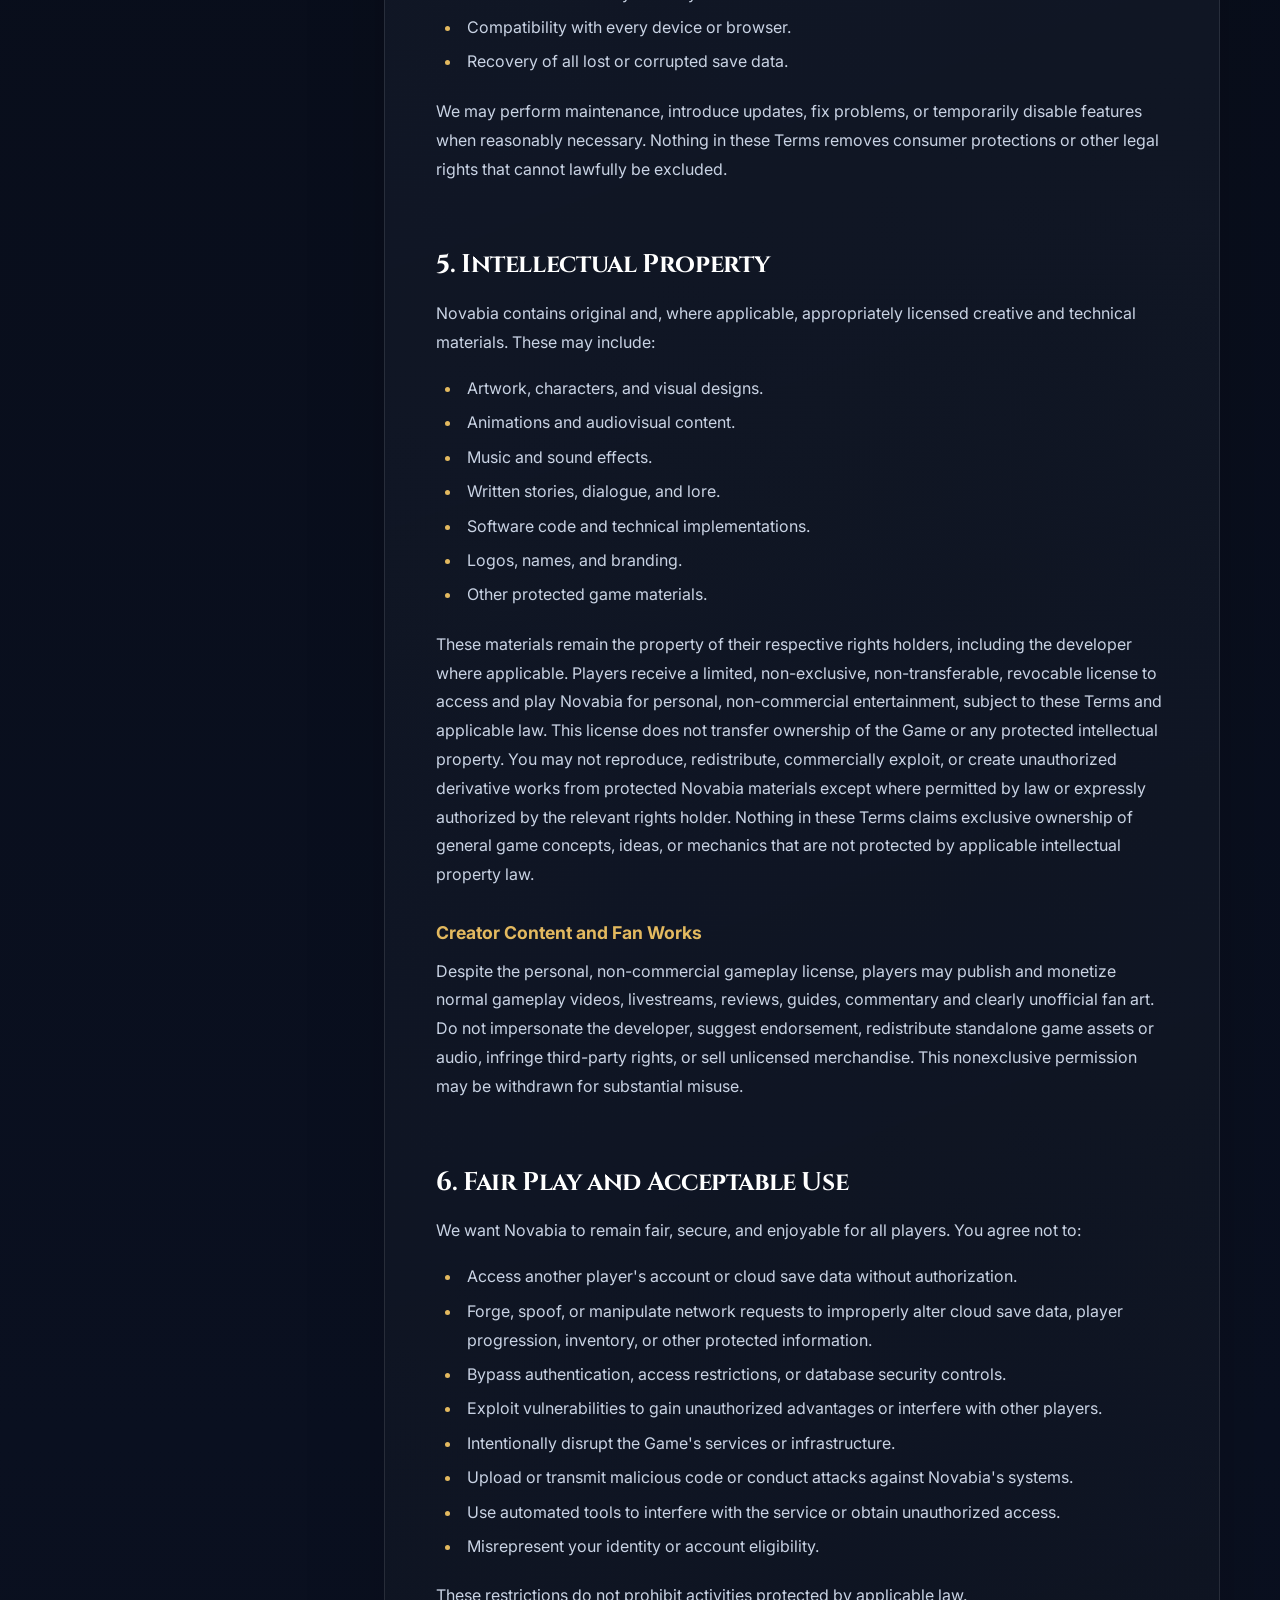
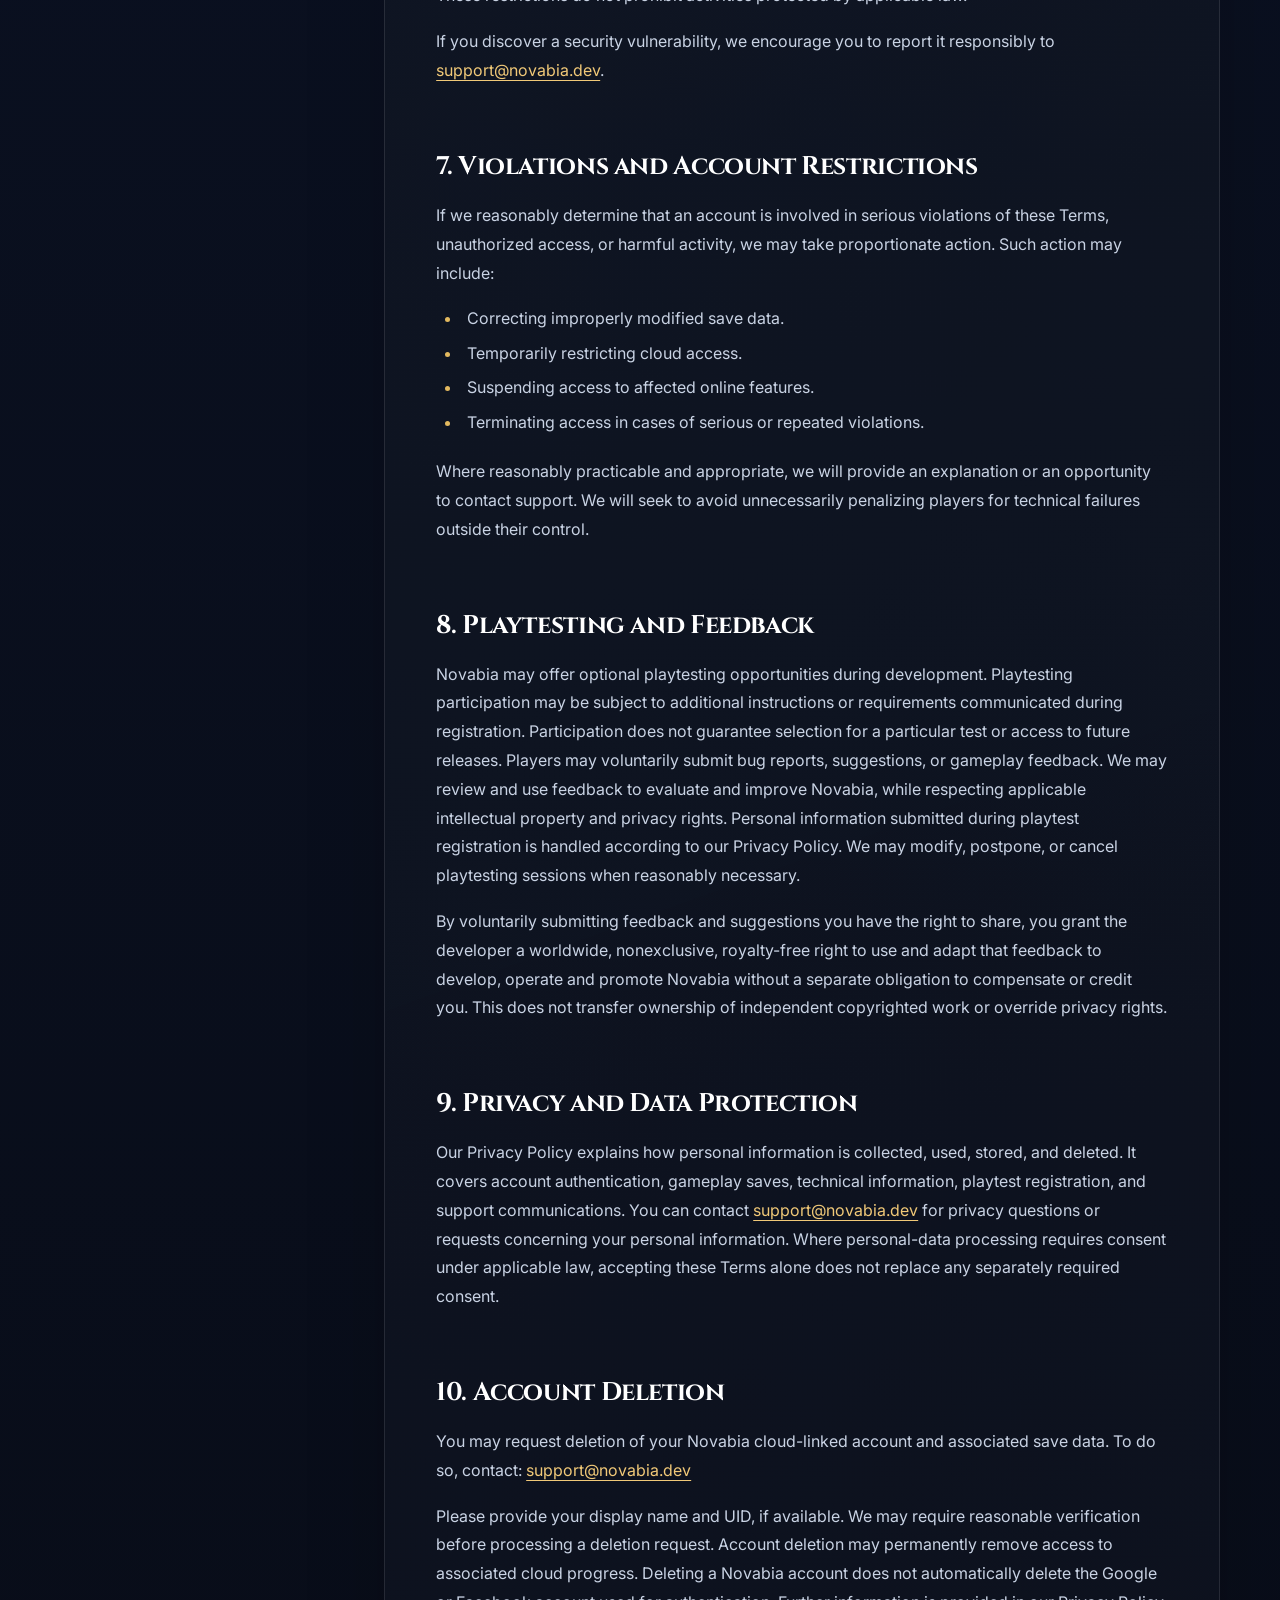
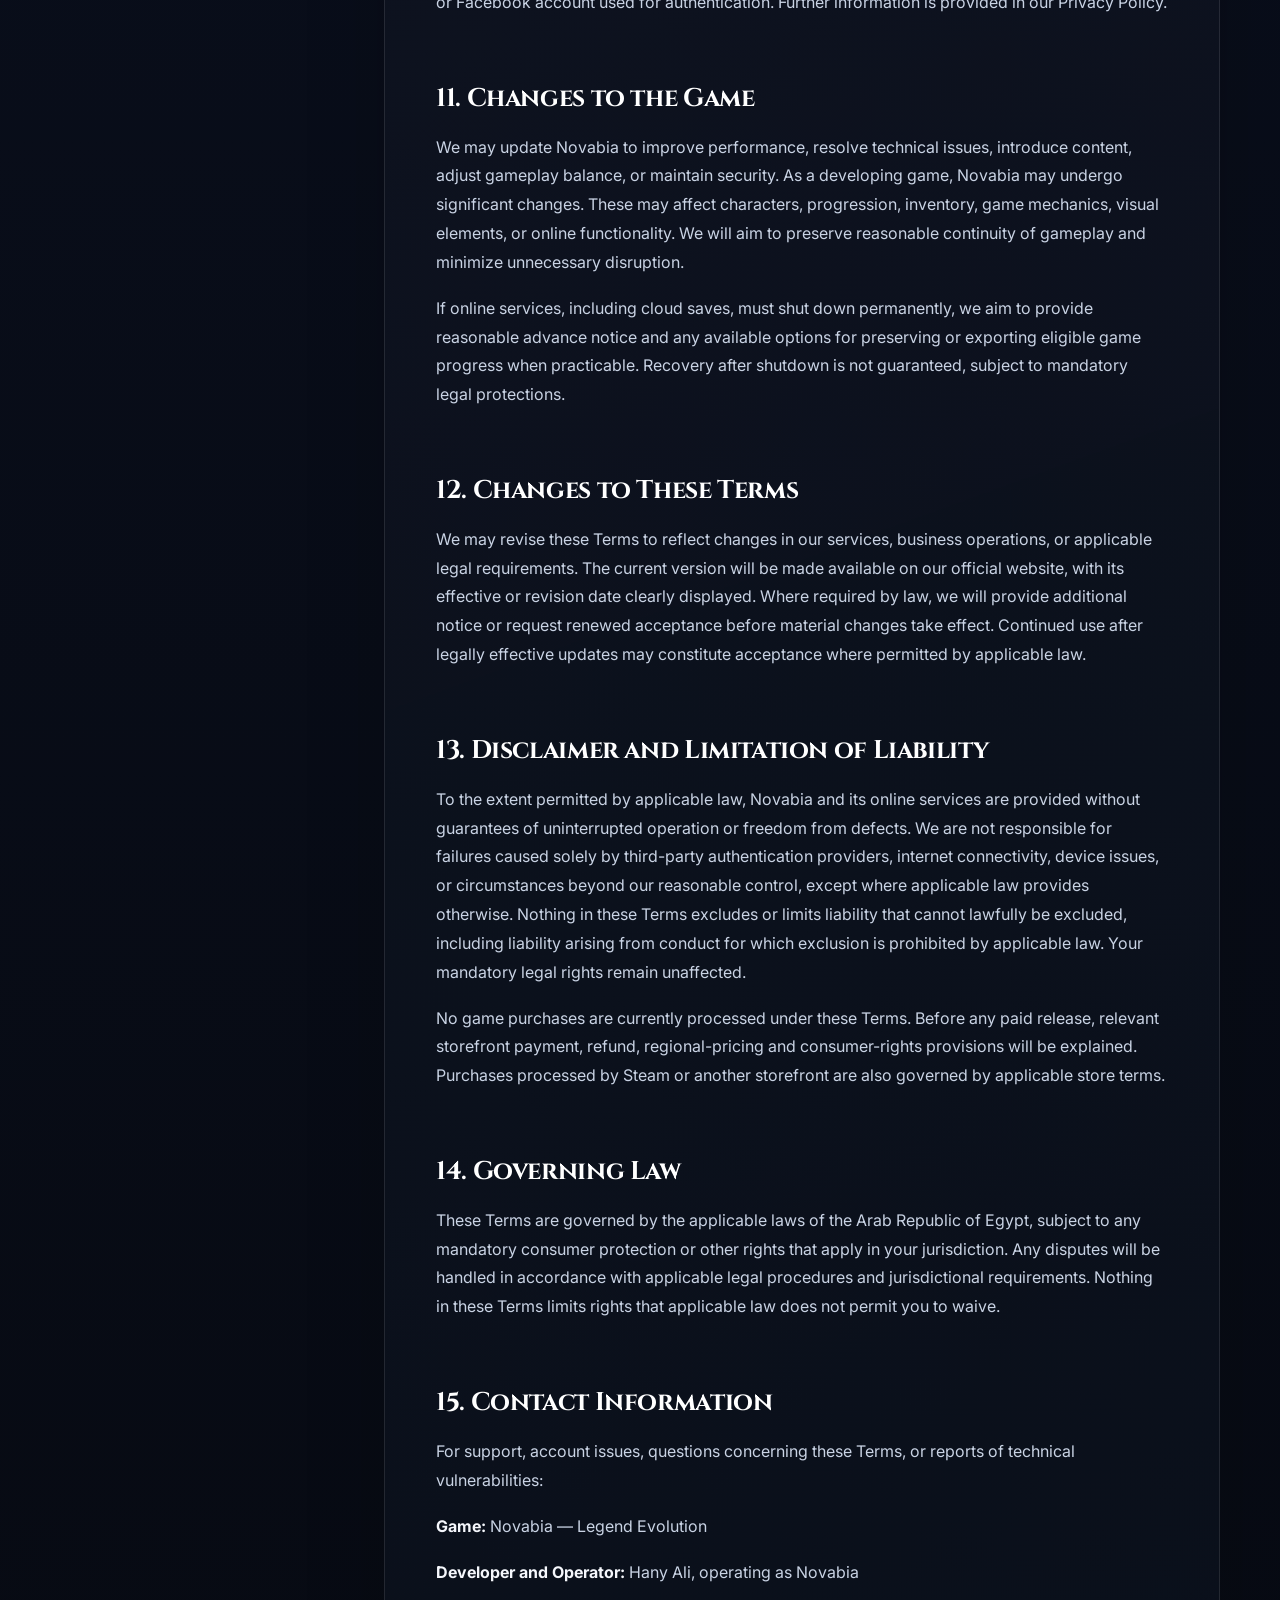
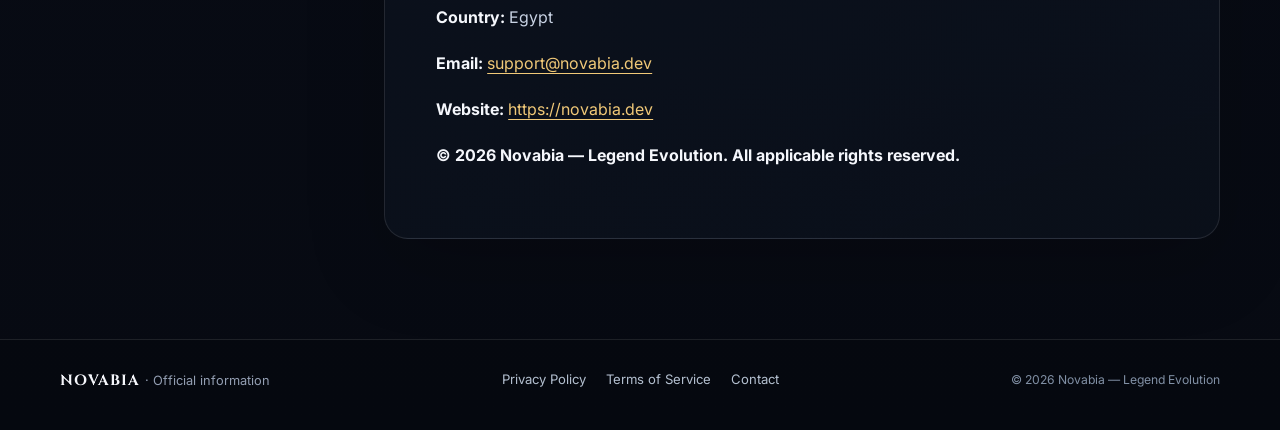
<file: terms/index.html>
<!doctype html>
<html lang="en" dir="ltr">
<head>
  <meta charset="utf-8" />
  <meta name="viewport" content="width=device-width, initial-scale=1" />
  <meta name="color-scheme" content="dark" />
  <title>Terms of Service | Novabia — Legend Evolution</title>
  <meta name="description" content="Official policy information for Novabia — Legend Evolution." />
  <link rel="canonical" href="https://novabia.dev/terms/" />
  <link rel="alternate" hreflang="en" href="https://novabia.dev/terms/" />
  <link rel="alternate" hreflang="ar" href="https://novabia.dev/terms-ar/" />
  <link rel="icon" type="image/png" href="/favicon.png" />
  <link rel="preconnect" href="https://fonts.googleapis.com" />
  <link rel="preconnect" href="https://fonts.gstatic.com" crossorigin />
  <link href="https://fonts.googleapis.com/css2?family=Cairo:wght@400;500;600;700;800&family=Cinzel:wght@500;600;700;800&family=Inter:wght@400;500;600;700;800&display=swap" rel="stylesheet" />
  <link rel="stylesheet" href="/legal.css" />
</head>
<body>
  <header class="legal-header">
    <div class="legal-shell legal-header-inner">
      <a class="legal-brand" href="/" aria-label="Novabia home"><picture><source srcset="/assets/seal-n.avif" type="image/avif" /><source srcset="/assets/seal-n.webp" type="image/webp" /><img src="/assets/seal-n.png" alt="" width="42" height="42" /></picture><span>NOVABIA</span></a>
      <nav class="legal-header-actions" aria-label="Page navigation">
        <a class="return-link" href="/">Back to Novabia</a>
        <a class="language-toggle" href="/terms-ar/" lang="ar" hreflang="ar">عربي <span aria-hidden="true">↗</span></a>
      </nav>
    </div>
  </header>
  <main class="legal-shell">
    <section class="legal-intro">
      <p class="eyebrow">OFFICIAL NOVABIA DOCUMENT</p>
      <h1>Terms of Service</h1>
      <p class="legal-description">Official policy information for Novabia — Legend Evolution.</p>
      <div class="legal-dates"><span>Effective Date: October 24, 2026</span><span>Last Updated: October 24, 2026</span></div>
    </section>
    <div class="legal-layout">
      <aside class="legal-toc" aria-label="On this page">
        <details class="legal-toc-details" open><summary class="toc-heading">On this page</summary>
        <nav><a href="#section-1">1. Introduction and Acceptance</a>
<a href="#section-2">2. Game Access and Accounts</a>
<a href="#section-3">3. Game Progress and Cloud Data</a>
<a href="#section-4">4. Service Availability</a>
<a href="#section-5">5. Intellectual Property</a>
<a href="#section-6">6. Fair Play and Acceptable Use</a>
<a href="#section-7">7. Violations and Account Restrictions</a>
<a href="#section-8">8. Playtesting and Feedback</a>
<a href="#section-9">9. Privacy and Data Protection</a>
<a href="#section-10">10. Account Deletion</a>
<a href="#section-11">11. Changes to the Game</a>
<a href="#section-12">12. Changes to These Terms</a>
<a href="#section-13">13. Disclaimer and Limitation of Liability</a>
<a href="#section-14">14. Governing Law</a>
<a href="#section-15">15. Contact Information</a></nav>
        </details>
      </aside>
      <article class="legal-document" aria-label="Terms of Service">
        <h2 id="section-1">1. Introduction and Acceptance</h2>
<p>Welcome to <strong>Novabia — Legend Evolution</strong> (&quot;Novabia&quot;, &quot;the Game&quot;, &quot;we&quot;, &quot;us&quot;, or &quot;our&quot;).</p>
<p>Novabia is developed and operated by Hany Ali, an independent developer based in Egypt, operating under the name Novabia. These Terms of Service (&quot;Terms&quot;) govern your access to and use of Novabia, including its gameplay features, cloud-saving services, associated website features, and related online services. By accessing or using the services after being presented with these Terms, you agree to comply with them. If you do not agree, you should not use the affected services. Your use of Novabia is also subject to our Privacy Policy, which describes how personal information is collected and processed.</p>
<h2 id="section-2">2. Game Access and Accounts</h2>
<h3 id="subsection-1">2.1 Guest Gameplay</h3>
<p>Novabia allows players to enjoy the Game without connecting a third-party account, where guest gameplay is supported. Guest save data is stored locally on the player&#x27;s device or browser. You acknowledge that:</p>
<ul class="document-list">
<li>Guest progress may not transfer automatically between devices.</li>
<li>Clearing browser storage or application data may permanently erase progress.</li>
<li>Uninstalling the Game may delete local save data.</li>
<li>Novabia may be unable to recover guest progress that has been lost or deleted.</li>
</ul>
<p>Players are encouraged to take appropriate precautions before clearing device or browser storage.</p>
<h3 id="subsection-1">2.2 Cloud-Linked Accounts</h3>
<p>Where supported, players may connect an eligible third-party authentication account, such as Google or Facebook, to enable cloud saving. Cloud-linked accounts may allow players to restore or synchronize their game progress across supported devices. You are responsible for maintaining access to and protecting the third-party account used for authentication. Novabia does not control third-party authentication providers and cannot guarantee recovery of access if a provider suspends or restricts your external account.</p>
<h3 id="subsection-1">2.3 Account Eligibility</h3>
<p>Novabia aims to provide gameplay suitable for a broad audience. However, online account eligibility and data-processing requirements are separate from game content ratings. Until appropriate parental-consent mechanisms are available, independent cloud account registration and playtest registration are restricted to users aged 18 or older. Younger players may use supported guest gameplay with appropriate parental or guardian supervision. Additional account options for younger players may be introduced in the future, subject to applicable law and appropriate safeguards.</p>
<h3 id="subsection-1">2.4 Account Information</h3>
<p>You agree not to deliberately provide false account eligibility information or impersonate another person. You must not access another player&#x27;s account without authorization.</p>
<h2 id="section-3">3. Game Progress and Cloud Data</h2>
<h3 id="subsection-1">3.1 Saving and Synchronization</h3>
<p>Cloud saving is provided to help preserve gameplay progress and synchronize supported game data. We aim to maintain reliable saving functionality but cannot guarantee that every save operation will always complete successfully. Connectivity problems, software errors, service interruptions, account issues, or other technical failures may affect saving and synchronization.</p>
<h3 id="subsection-1">3.2 Data Integrity and Recovery</h3>
<p>We may correct, restore, roll back, or remove affected game data when reasonably necessary to address:</p>
<ul class="document-list">
<li>Critical software defects.</li>
<li>Data corruption.</li>
<li>Security vulnerabilities.</li>
<li>Unauthorized modifications or exploits.</li>
<li>Cloud infrastructure failures or migrations.</li>
<li>Other serious technical issues affecting service integrity.</li>
</ul>
<p>Where reasonably practicable, we will seek to minimize unnecessary data loss and communicate significant changes. We will not intentionally erase valid player progress without a legitimate operational, security, or legal reason.</p>
<h3 id="subsection-1">3.3 Ownership of Game Progress</h3>
<p>Game accounts, progression records, virtual items, and in-game currencies are elements of the gameplay experience. They do not constitute ownership of the Game&#x27;s underlying software or intellectual property. Unless expressly stated otherwise, virtual items and in-game currencies are not redeemable for real-world money.</p>
<h2 id="section-4">4. Service Availability</h2>
<p>Novabia is an evolving game, and its features may change throughout development and after release. The Game and related online services are provided on an <strong>&quot;as is&quot; and &quot;as available&quot;</strong> basis, to the extent permitted by applicable law. We aim to provide reliable and enjoyable gameplay, but we do not guarantee:</p>
<ul class="document-list">
<li>Uninterrupted access to online services.</li>
<li>Error-free operation.</li>
<li>Permanent availability of every feature.</li>
<li>Compatibility with every device or browser.</li>
<li>Recovery of all lost or corrupted save data.</li>
</ul>
<p>We may perform maintenance, introduce updates, fix problems, or temporarily disable features when reasonably necessary. Nothing in these Terms removes consumer protections or other legal rights that cannot lawfully be excluded.</p>
<h2 id="section-5">5. Intellectual Property</h2>
<p>Novabia contains original and, where applicable, appropriately licensed creative and technical materials. These may include:</p>
<ul class="document-list">
<li>Artwork, characters, and visual designs.</li>
<li>Animations and audiovisual content.</li>
<li>Music and sound effects.</li>
<li>Written stories, dialogue, and lore.</li>
<li>Software code and technical implementations.</li>
<li>Logos, names, and branding.</li>
<li>Other protected game materials.</li>
</ul>
<p>These materials remain the property of their respective rights holders, including the developer where applicable. Players receive a limited, non-exclusive, non-transferable, revocable license to access and play Novabia for personal, non-commercial entertainment, subject to these Terms and applicable law. This license does not transfer ownership of the Game or any protected intellectual property. You may not reproduce, redistribute, commercially exploit, or create unauthorized derivative works from protected Novabia materials except where permitted by law or expressly authorized by the relevant rights holder. Nothing in these Terms claims exclusive ownership of general game concepts, ideas, or mechanics that are not protected by applicable intellectual property law.</p>
<h3>Creator Content and Fan Works</h3><p>Despite the personal, non-commercial gameplay license, players may publish and monetize normal gameplay videos, livestreams, reviews, guides, commentary and clearly unofficial fan art. Do not impersonate the developer, suggest endorsement, redistribute standalone game assets or audio, infringe third-party rights, or sell unlicensed merchandise. This nonexclusive permission may be withdrawn for substantial misuse.</p>
<h2 id="section-6">6. Fair Play and Acceptable Use</h2>
<p>We want Novabia to remain fair, secure, and enjoyable for all players. You agree not to:</p>
<ul class="document-list">
<li>Access another player&#x27;s account or cloud save data without authorization.</li>
<li>Forge, spoof, or manipulate network requests to improperly alter cloud save data, player progression, inventory, or other protected information.</li>
<li>Bypass authentication, access restrictions, or database security controls.</li>
<li>Exploit vulnerabilities to gain unauthorized advantages or interfere with other players.</li>
<li>Intentionally disrupt the Game&#x27;s services or infrastructure.</li>
<li>Upload or transmit malicious code or conduct attacks against Novabia&#x27;s systems.</li>
<li>Use automated tools to interfere with the service or obtain unauthorized access.</li>
<li>Misrepresent your identity or account eligibility.</li>
</ul>
<p>These restrictions do not prohibit activities protected by applicable law.</p>
<p>If you discover a security vulnerability, we encourage you to report it responsibly to <a href="mailto:support@novabia.dev" rel="noopener noreferrer">support@novabia.dev</a>.</p>
<h2 id="section-7">7. Violations and Account Restrictions</h2>
<p>If we reasonably determine that an account is involved in serious violations of these Terms, unauthorized access, or harmful activity, we may take proportionate action. Such action may include:</p>
<ul class="document-list">
<li>Correcting improperly modified save data.</li>
<li>Temporarily restricting cloud access.</li>
<li>Suspending access to affected online features.</li>
<li>Terminating access in cases of serious or repeated violations.</li>
</ul>
<p>Where reasonably practicable and appropriate, we will provide an explanation or an opportunity to contact support. We will seek to avoid unnecessarily penalizing players for technical failures outside their control.</p>
<h2 id="section-8">8. Playtesting and Feedback</h2>
<p>Novabia may offer optional playtesting opportunities during development. Playtesting participation may be subject to additional instructions or requirements communicated during registration. Participation does not guarantee selection for a particular test or access to future releases. Players may voluntarily submit bug reports, suggestions, or gameplay feedback. We may review and use feedback to evaluate and improve Novabia, while respecting applicable intellectual property and privacy rights. Personal information submitted during playtest registration is handled according to our Privacy Policy. We may modify, postpone, or cancel playtesting sessions when reasonably necessary.</p>
<p>By voluntarily submitting feedback and suggestions you have the right to share, you grant the developer a worldwide, nonexclusive, royalty-free right to use and adapt that feedback to develop, operate and promote Novabia without a separate obligation to compensate or credit you. This does not transfer ownership of independent copyrighted work or override privacy rights.</p>
<h2 id="section-9">9. Privacy and Data Protection</h2>
<p>Our Privacy Policy explains how personal information is collected, used, stored, and deleted. It covers account authentication, gameplay saves, technical information, playtest registration, and support communications. You can contact <a href="mailto:support@novabia.dev" rel="noopener noreferrer">support@novabia.dev</a> for privacy questions or requests concerning your personal information. Where personal-data processing requires consent under applicable law, accepting these Terms alone does not replace any separately required consent.</p>
<h2 id="section-10">10. Account Deletion</h2>
<p>You may request deletion of your Novabia cloud-linked account and associated save data. To do so, contact: <a href="mailto:support@novabia.dev" rel="noopener noreferrer">support@novabia.dev</a></p>
<p>Please provide your display name and UID, if available. We may require reasonable verification before processing a deletion request. Account deletion may permanently remove access to associated cloud progress. Deleting a Novabia account does not automatically delete the Google or Facebook account used for authentication. Further information is provided in our Privacy Policy.</p>
<h2 id="section-11">11. Changes to the Game</h2>
<p>We may update Novabia to improve performance, resolve technical issues, introduce content, adjust gameplay balance, or maintain security. As a developing game, Novabia may undergo significant changes. These may affect characters, progression, inventory, game mechanics, visual elements, or online functionality. We will aim to preserve reasonable continuity of gameplay and minimize unnecessary disruption.</p>
<p>If online services, including cloud saves, must shut down permanently, we aim to provide reasonable advance notice and any available options for preserving or exporting eligible game progress when practicable. Recovery after shutdown is not guaranteed, subject to mandatory legal protections.</p>
<h2 id="section-12">12. Changes to These Terms</h2>
<p>We may revise these Terms to reflect changes in our services, business operations, or applicable legal requirements. The current version will be made available on our official website, with its effective or revision date clearly displayed. Where required by law, we will provide additional notice or request renewed acceptance before material changes take effect. Continued use after legally effective updates may constitute acceptance where permitted by applicable law.</p>
<h2 id="section-13">13. Disclaimer and Limitation of Liability</h2>
<p>To the extent permitted by applicable law, Novabia and its online services are provided without guarantees of uninterrupted operation or freedom from defects. We are not responsible for failures caused solely by third-party authentication providers, internet connectivity, device issues, or circumstances beyond our reasonable control, except where applicable law provides otherwise. Nothing in these Terms excludes or limits liability that cannot lawfully be excluded, including liability arising from conduct for which exclusion is prohibited by applicable law. Your mandatory legal rights remain unaffected.</p>
<p>No game purchases are currently processed under these Terms. Before any paid release, relevant storefront payment, refund, regional-pricing and consumer-rights provisions will be explained. Purchases processed by Steam or another storefront are also governed by applicable store terms.</p>
<h2 id="section-14">14. Governing Law</h2>
<p>These Terms are governed by the applicable laws of the Arab Republic of Egypt, subject to any mandatory consumer protection or other rights that apply in your jurisdiction. Any disputes will be handled in accordance with applicable legal procedures and jurisdictional requirements. Nothing in these Terms limits rights that applicable law does not permit you to waive.</p>
<h2 id="section-15">15. Contact Information</h2>
<p>For support, account issues, questions concerning these Terms, or reports of technical vulnerabilities:</p>
<p><strong>Game:</strong> Novabia — Legend Evolution</p>
<p><strong>Developer and Operator:</strong> Hany Ali, operating as Novabia</p>
<p><strong>Country:</strong> Egypt</p>
<p><strong>Email:</strong> <a href="mailto:support@novabia.dev" rel="noopener noreferrer">support@novabia.dev</a></p>
<p><strong>Website:</strong> <a href="https://novabia.dev/" rel="noopener noreferrer" target="_blank">https://novabia.dev</a></p>
<p><strong>© 2026 Novabia — Legend Evolution. All applicable rights reserved.</strong></p>
      </article>
    </div>
  </main>
  <footer class="legal-footer">
    <div class="legal-shell legal-footer-inner">
      <span class="legal-footer-brand">NOVABIA <small>· Official information</small></span>
      <nav aria-label="Legal links">
        <a href="/privacy/">Privacy Policy</a>
        <a href="/terms/">Terms of Service</a>
        <a href="mailto:support@novabia.dev">Contact</a>
      </nav>
      <small>© 2026 Novabia — Legend Evolution</small>
    </div>
  </footer>
<script>
    // Expanded on desktop; collapsible navigation for smaller screens.
    (() => {
      const details = document.querySelector('.legal-toc-details');
      const small = window.matchMedia('(max-width: 820px)');
      function syncTableOfContents() { details.open = !small.matches; }
      syncTableOfContents();
      small.addEventListener('change', syncTableOfContents);
    })();
  </script>
</body>
</html>
</file>
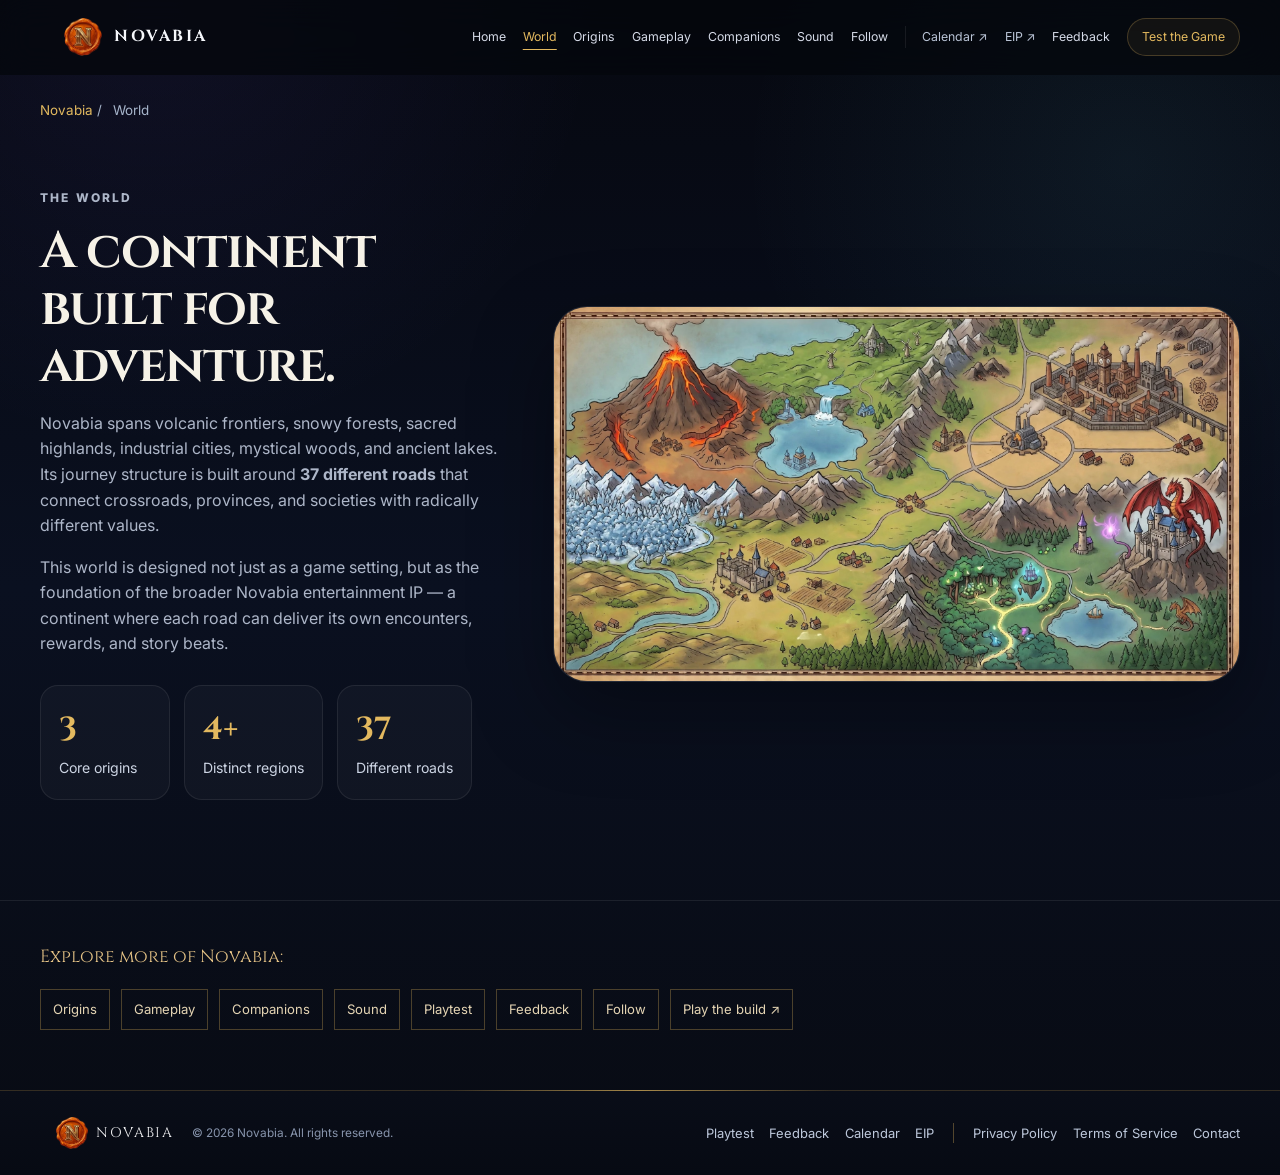
<file: world/index.html>
<!doctype html>
<html lang="en">
<head>
  <meta charset="utf-8" />
  <meta name="viewport" content="width=device-width, initial-scale=1" />
  <title>World of Novabia | Regions, Roads &amp; Story</title>
  <meta name="description" content="Explore the interconnected fantasy continent of Novabia, with 37 planned roads, distinct provinces, ruins, wildlands, and competing worldviews." />
  <link rel="canonical" href="https://novabia.dev/world/" />
  <meta property="og:type" content="website" />
  <meta property="og:title" content="World of Novabia | Regions, Roads &amp; Story" />
  <meta property="og:description" content="Explore the interconnected fantasy continent of Novabia, with 37 planned roads, distinct provinces, ruins, wildlands, and competing worldviews." />
  <meta property="og:url" content="https://novabia.dev/world/" />
  <meta property="og:image" content="https://novabia.dev/assets/map-world.png" />
  <meta name="twitter:card" content="summary_large_image" />
  <script type="application/ld+json">{"@context":"https://schema.org","@type":"WebPage","@id":"https://novabia.dev/world/#webpage","url":"https://novabia.dev/world/","name":"World of Novabia | Regions, Roads & Story","description":"Explore the interconnected fantasy continent of Novabia, with 37 planned roads, distinct provinces, ruins, wildlands, and competing worldviews.","inLanguage":"en","isPartOf":{"@id":"https://novabia.dev/#website"},"about":{"@id":"https://novabia.dev/#game"}}</script>
  <link rel="icon" type="image/png" href="/favicon.png" />
  <link rel="preconnect" href="https://fonts.googleapis.com" />
  <link rel="preconnect" href="https://fonts.gstatic.com" crossorigin />
  <link href="https://fonts.googleapis.com/css2?family=Cinzel:wght@500;600;700;800&family=Inter:wght@400;500;600;700;800&display=swap" rel="stylesheet" />
  <script>document.documentElement.classList.add("js");</script>
  <link rel="stylesheet" href="/styles.css?v=20261024-polish" />
  <link rel="stylesheet" href="/seo-pages.css?v=20261030" />
  <script src="/script.js" defer></script>
</head>
<body data-page-route="world" class="seo-page">
<header class="site-header" id="top">
    <div class="shell nav-wrap">
      <a href="/" class="brand" aria-label="Novabia home">
        <picture>
          <source srcset="/assets/seal-n.avif" type="image/avif" />
          <source srcset="/assets/seal-n.webp" type="image/webp" />
          <img src="/assets/seal-n.png" alt="Novabia seal" class="brand-mark" />
        </picture>
        <span class="brand-text">NOVABIA</span>
      </a>

      <button class="menu-toggle" aria-label="Open navigation" aria-expanded="false">
        <span></span><span></span><span></span>
      </button>

<nav class="nav-links" aria-label="Primary navigation">
  <a href="/">Home</a>
  <a href="/world/" aria-current="page">World</a>
  <a href="/origins/">Origins</a>
  <a href="/gameplay/">Gameplay</a>
  <a href="/companions/">Companions</a>
  <a href="/sound/">Sound</a>
  <a href="/follow/">Follow</a>
  <span class="nav-divider" aria-hidden="true"></span>
  <a href="https://calendar.novabia.dev/" class="nav-external" data-destination="calendar">Calendar <span aria-hidden="true">↗</span></a>
  <a href="https://eip.novabia.dev/" class="nav-external" data-destination="eip">EIP <span aria-hidden="true">↗</span></a>
  <a href="/feedback/">Feedback</a>
  <a href="/playtest/" class="nav-cta">Test the Game</a>
</nav>
    </div>
  </header>
<main>
  <div class="shell seo-page-breadcrumb"><a href="/">Novabia</a><span aria-hidden="true"> / </span><span>World</span></div>
<section class="section world-section site-page is-active" id="world">
      <div class="shell two-col">
        <div class="section-copy reveal">
          <p class="eyebrow">THE WORLD</p>
          <h1 class="seo-page-title">A continent built for adventure.</h1>
          <p>
            Novabia spans volcanic frontiers, snowy forests, sacred highlands, industrial cities,
            mystical woods, and ancient lakes. Its journey structure is built around <strong>37 different roads</strong>
            that connect crossroads, provinces, and societies with radically different values.
          </p>
          <p>
            This world is designed not just as a game setting, but as the foundation of the broader
            Novabia entertainment IP — a continent where each road can deliver its own encounters,
            rewards, and story beats.
          </p>
          <div class="stat-row">
            <div class="stat-card">
              <strong>3</strong>
              <span>Core origins</span>
            </div>
            <div class="stat-card">
              <strong>4+</strong>
              <span>Distinct regions</span>
            </div>
            <div class="stat-card">
              <strong>37</strong>
              <span>Different roads</span>
            </div>
          </div>
        </div>

        <div class="map-card reveal">
          <picture>
            <source srcset="/assets/map-world.avif" type="image/avif" />
            <source srcset="/assets/map-world.webp" type="image/webp" />
            <img src="/assets/map-world.png" alt="Illustrated world map of Novabia" />
          </picture>
        </div>
      </div>
    </section>
  <div class="shell seo-page-next"><p>Explore more of Novabia:</p><nav aria-label="Explore Novabia"><a href="/origins/">Origins</a> <a href="/gameplay/">Gameplay</a> <a href="/companions/">Companions</a> <a href="/sound/">Sound</a> <a href="/playtest/">Playtest</a> <a href="/feedback/">Feedback</a> <a href="/follow/">Follow</a><a href="https://play.novabia.dev/">Play the build ↗</a></nav></div>
</main>
<footer class="site-footer">
    <div class="shell footer-wrap footer-bar">
      <div class="footer-identity">
        <a href="/" class="footer-brand" aria-label="Novabia home">
          <picture>
            <source srcset="/assets/seal-n.avif" type="image/avif" />
            <source srcset="/assets/seal-n.webp" type="image/webp" />
            <img src="/assets/seal-n.png" alt="" class="footer-seal" />
          </picture>
          <span>NOVABIA</span>
        </a>
        <p class="footer-copyright">© <span id="year">2026</span> Novabia. All rights reserved.</p>
      </div>
      <nav class="footer-navigation" aria-label="Footer navigation">
        <div class="footer-link-group" aria-label="Explore Novabia">
          <span class="footer-group-label" aria-hidden="true">EXPLORE</span>
          <a href="https://play.novabia.dev/" data-destination="play">Playtest</a>
          <a href="/feedback/">Feedback</a>
          <a href="https://calendar.novabia.dev/" data-destination="calendar">Calendar</a>
          <a href="https://eip.novabia.dev/" data-destination="eip">EIP</a>
        </div>
        <span class="footer-group-divider" aria-hidden="true"></span>
        <div class="footer-link-group" aria-label="Legal and contact">
          <span class="footer-group-label" aria-hidden="true">INFORMATION</span>
          <a href="/privacy/">Privacy Policy</a>
          <a href="/terms/">Terms of Service</a>
          <a href="mailto:support@novabia.dev">Contact</a>
        </div>
      </nav>
    </div>
  </footer>
</body>
</html>
</file>
<file: styles.css>
:root {
  --bg: #070911;
  --bg-2: #0d1220;
  --panel: rgba(17, 23, 39, 0.82);
  --panel-soft: rgba(255,255,255,0.03);
  --line: rgba(255,255,255,0.08);
  --line-strong: rgba(227, 185, 95, 0.25);
  --text: #f5f7fb;
  --muted: #adb6c8;
  --gold: #e3b95f;
  --violet: #7f67ff;
  --cyan: #68d6ed;
  --shadow: 0 30px 80px rgba(0, 0, 0, 0.34);
  --radius: 24px;
  --radius-lg: 34px;
  --max: 1200px;
}

* { box-sizing: border-box; }
html { scroll-behavior: smooth; }
body {
  margin: 0;
  color: var(--text);
  background:
    radial-gradient(circle at 12% 0%, rgba(127, 103, 255, 0.08), transparent 28rem),
    radial-gradient(circle at 88% 14%, rgba(104, 214, 237, 0.07), transparent 24rem),
    linear-gradient(180deg, #060810, #0a1020 50%, #080b13);
  font-family: "Inter", system-ui, sans-serif;
  line-height: 1.6;
}

a { color: inherit; }
picture { display: contents; }
img { max-width: 100%; display: block; }

.shell { width: min(var(--max), calc(100% - 36px)); margin: 0 auto; }

.site-header {
  position: sticky; top: 0; z-index: 50;
  background: rgba(5, 7, 13, 0.76);
  backdrop-filter: blur(16px);
  border-bottom: 1px solid transparent;
  transition: background 180ms ease, border-color 180ms ease;
}
.site-header.scrolled { background: rgba(5, 7, 13, 0.92); border-color: var(--line); }
.nav-wrap {
  min-height: 74px; display: flex; align-items: center; justify-content: space-between; gap: 20px;
}
.brand { display: inline-flex; align-items: center; gap: 12px; text-decoration: none; }
.brand-mark { width: 38px; height: 38px; border-radius: 50%; }
.brand-text {
  font-family: "Cinzel", serif; font-size: 1rem; font-weight: 700; letter-spacing: 0.16em;
}
.nav-links { display: flex; align-items: center; gap: 22px; }
.nav-links a { text-decoration: none; color: #d6dbe8; font-size: 0.92rem; }
.nav-links a:hover { color: #fff; }
.nav-links .nav-cta {
  color: var(--gold); padding: 8px 14px; border: 1px solid var(--line-strong); border-radius: 999px;
}
.menu-toggle {
  display: none; width: 44px; height: 44px; border-radius: 12px; border: 1px solid var(--line);
  background: transparent;
}
.menu-toggle span { display: block; width: 20px; height: 2px; margin: 4px auto; background: #fff; }

.hero {
  position: relative; min-height: calc(100vh - 74px); overflow: hidden; border-bottom: 1px solid var(--line);
}
.hero-map {
  position: absolute; inset: 0;
  background-image: url("assets/map-world.png");
  background-image: -webkit-image-set(
    url("assets/map-world.avif") type("image/avif"),
    url("assets/map-world.webp") type("image/webp"),
    url("assets/map-world.png") type("image/png")
  );
  background-image: image-set(
    url("assets/map-world.avif") type("image/avif"),
    url("assets/map-world.webp") type("image/webp"),
    url("assets/map-world.png") type("image/png")
  );
  background-position: center;
  background-size: cover;
  background-repeat: no-repeat;
  opacity: 0.22;
  transform: scale(1.06);
}
.hero-overlay {
  position: absolute; inset: 0;
  background:
    linear-gradient(90deg, rgba(7,9,17,0.88) 0%, rgba(7,9,17,0.78) 44%, rgba(7,9,17,0.62) 100%),
    linear-gradient(180deg, rgba(7,9,17,0.16), rgba(7,9,17,0.75));
}
.hero-grid {
  position: relative; z-index: 2;
  display: grid; grid-template-columns: minmax(0, 0.95fr) minmax(0, 1.05fr);
  align-items: center; gap: clamp(30px, 5vw, 70px);
  padding: 80px 0 90px;
}
.eyebrow {
  margin: 0 0 16px; color: var(--gold); letter-spacing: 0.18em; font-weight: 800; font-size: 0.75rem;
}
.eyebrow.small { font-size: 0.68rem; margin-bottom: 8px; }
.hero-logo { width: min(560px, 100%); filter: drop-shadow(0 15px 40px rgba(0,0,0,0.36)); }
.hero-lead { max-width: 700px; margin: 24px 0 0; color: #d0d8e7; font-size: 1.06rem; }
.hero-actions {
  display: flex;
  flex-wrap: wrap;
  gap: 12px;
  margin-top: 30px;
}

.social-actions {
  display: flex;
  justify-content: center;
  align-items: center;
  flex-wrap: wrap;
  gap: 18px;
  margin-top: 28px;
}
.social-icon {
  width: 54px;
  height: 54px;
  border-radius: 50%;
  display: grid;
  place-items: center;

  background: rgba(255,255,255,0.035);
  border: 1px solid rgba(255,255,255,0.12);

  transition:
    transform 180ms ease,
    box-shadow 180ms ease,
    border-color 180ms ease,
    background 180ms ease;
}

.social-icon svg {
  width: 25px;
  height: 25px;
  fill: none;
  stroke: currentColor;
  stroke-width: 1.8;
}

.social-icon.facebook svg {
  fill: currentColor;
  stroke: none;
}

.social-icon.instagram {
  color: #e8a4e8;
}

.social-icon.facebook {
  color: #79aaff;
}

.social-icon.email {
  color: #e3b95f;
}

.social-icon:hover {
  transform: translateY(-4px) scale(1.08);
  border-color: rgba(227,185,95,0.5);

  box-shadow:
    0 8px 25px rgba(0,0,0,0.35),
    0 0 22px rgba(127,103,255,0.22);

  background: rgba(255,255,255,0.07);
}
.btn {
  min-height: 48px; padding: 0 18px; display: inline-flex; align-items: center; justify-content: center;
  text-decoration: none; font-weight: 800; font-size: 0.92rem; border-radius: 12px;
  transition: transform 160ms ease, background 160ms ease, border-color 160ms ease;
}
.btn:hover { transform: translateY(-2px); }
.btn-primary { background: var(--gold); color: #181209; border: 1px solid var(--gold); }
.btn-secondary { background: rgba(255,255,255,0.04); color: #fff; border: 1px solid var(--line); }
.hero-badges { display: flex; flex-wrap: wrap; gap: 10px; margin-top: 30px; }
.hero-badges span {
  padding: 8px 12px; border-radius: 999px; border: 1px solid var(--line); color: #b9c3d6; font-size: 0.8rem;
  background: rgba(255,255,255,0.025);
}
.showcase-card {
  border: 1px solid rgba(255,255,255,0.08); border-radius: var(--radius-lg); overflow: hidden;
  background: linear-gradient(180deg, rgba(255,255,255,0.045), rgba(255,255,255,0.02)); box-shadow: var(--shadow);
}
.frame-head { padding: 22px 24px 0; }
.frame-head h2 {
  margin: 0 0 16px; font-family: "Cinzel", serif; font-size: clamp(1.6rem, 3vw, 2.4rem); letter-spacing: -0.03em;
}
.hound-preview img { width: 100%; max-height: 620px; object-fit: cover; object-position: top center; }

.section { padding: 100px 0; border-bottom: 1px solid var(--line); }
.section-heading { max-width: 760px; margin-bottom: 42px; }
.section h2 {
  margin: 0; font-family: "Cinzel", serif; line-height: 1.1; letter-spacing: -0.035em;
  font-size: clamp(2.1rem, 4.5vw, 4rem);
}
.section p:not(.eyebrow), .section-copy p { color: var(--muted); }
.two-col { display: grid; grid-template-columns: minmax(0, 0.82fr) minmax(0, 1.18fr); gap: 36px; align-items: center; }
.map-card, .frame-card {
  border: 1px solid rgba(255,255,255,0.08); border-radius: var(--radius-lg); background: linear-gradient(180deg, rgba(255,255,255,0.04), rgba(255,255,255,0.02)); box-shadow: var(--shadow);
}
.map-card { overflow: hidden; }
.map-card img { width: 100%; }
.stat-row { display: flex; flex-wrap: wrap; gap: 14px; margin-top: 28px; }
.stat-card {
  min-width: 130px; padding: 18px 18px; border-radius: 18px; border: 1px solid var(--line);
  background: rgba(255,255,255,0.03);
}
.stat-card strong { display: block; font-family: "Cinzel", serif; font-size: 2rem; color: var(--gold); }
.stat-card span { color: #ccd4e3; font-size: 0.88rem; }

.origins-section { background: linear-gradient(180deg, rgba(255,255,255,0.01), rgba(255,255,255,0)); }
.origin-grid {
  display: grid; grid-template-columns: repeat(3, minmax(0, 1fr)); gap: 20px;
}
.origin-card {
  display: flex; flex-direction: column; gap: 16px; padding: 24px; border-radius: var(--radius);
  border: 1px solid rgba(255,255,255,0.08); background: linear-gradient(180deg, rgba(255,255,255,0.042), rgba(255,255,255,0.02));
  box-shadow: inset 0 1px 0 rgba(255,255,255,0.04);
}
.origin-icon-wrap {
  width: 76px; height: 76px; display: grid; place-items: center; border-radius: 22px;
  background: rgba(255,255,255,0.03); border: 1px solid rgba(255,255,255,0.08);
}
.origin-icon { width: 56px; height: 56px; object-fit: contain; }
.origin-label { margin: 0 0 8px; color: var(--gold) !important; font-size: 0.75rem; font-weight: 800; letter-spacing: 0.16em; }
.origin-heading h3, .audio-card h3, .note-card h3, .mini-card h4 {
  margin: 0; font-family: "Cinzel", serif;
}
.origin-characters {
  min-height: 340px; display: flex; align-items: end; justify-content: center; gap: 8px;
  padding: 10px 10px 0; border-radius: 22px; background:
    radial-gradient(circle at 50% 18%, rgba(127,103,255,0.08), transparent 16rem),
    rgba(6,8,14,0.6); overflow: hidden;
}
.origin-characters img { height: 320px; width: auto; object-fit: contain; }

.origin-bottom-grid {
  display: grid;
  grid-template-columns: repeat(3, minmax(0, 1fr));
  gap: 18px;
  margin-top: 18px;
}
.origin-bottom-card {
  padding: 24px;
}
.origin-bottom-card h4 {
  margin: 0 0 8px;
  font-family: "Cinzel", serif;
  font-size: 1.55rem;
}
.origin-bottom-card p {
  margin: 0;
  color: var(--muted);
}
.origin-bottom-icon {
  width: 84px;
  height: 84px;
  object-fit: contain;
  margin-bottom: 16px;
}
.pair-tight img:last-child { transform: translateX(-8px); }
.pair-wide img:first-child { transform: translateX(10px); }
.pair-wide img:last-child { transform: translateX(-10px); }

.province-coin-block {
  margin-top: auto;
  padding-top: 4px;
}
.coin-label {
  display: inline-block;
  margin-bottom: 10px;
  color: var(--gold);
  font-size: 0.74rem;
  font-weight: 800;
  letter-spacing: 0.16em;
  text-transform: uppercase;
}
.province-coin-chip {
  display: flex;
  align-items: center;
  gap: 14px;
  padding: 14px 16px;
  border-radius: 18px;
  border: 1px solid rgba(255,255,255,0.08);
  background: rgba(255,255,255,0.03);
}
.province-coin-chip strong {
  display: block;
  font-family: "Cinzel", serif;
  margin-bottom: 4px;
}
.province-coin-chip span {
  color: var(--muted);
  font-size: 0.9rem;
}
.coin-wrap {
  width: 68px;
  height: 68px;
  border-radius: 50%;
  flex: 0 0 auto;
}

.companion-summary-grid {
  display: grid;
  grid-template-columns: repeat(3, minmax(0, 1fr));
  gap: 18px;
  margin-bottom: 22px;
}
.companion-summary-card {
  padding: 22px;
}
.companion-summary-card strong {
  display: block;
  margin-bottom: 6px;
  font-family: "Cinzel", serif;
  font-size: clamp(1.55rem, 2vw, 2.2rem);
  color: var(--gold);
}
.companion-summary-card > span {
  display: block;
  margin-bottom: 12px;
  color: #dce3f2;
  font-weight: 700;
}
.companion-summary-card p {
  margin: 0;
  color: var(--muted);
  font-size: 0.95rem;
}
.companion-family-grid {
  display: grid;
  grid-template-columns: 1fr;
  gap: 22px;
}
.companion-family {
  overflow: hidden;
}
.companion-family-head {
  padding: 24px 24px 0;
}
.companion-family-head h3 {
  margin: 0 0 10px;
  font-family: "Cinzel", serif;
  font-size: clamp(1.8rem, 3vw, 2.6rem);
}
.companion-family .family-copy {
  margin: 0;
  color: var(--muted);
}
.companion-family-art {
  padding: 18px 18px 22px;
}
.companion-family-art img {
  width: 100%;
  border-radius: 24px;
  background: rgba(255,255,255,0.03);
  border: 1px solid rgba(255,255,255,0.08);
}

.companion-layout {
  display: grid; grid-template-columns: minmax(0, 1.25fr) minmax(0, 0.75fr); gap: 24px; align-items: start;
}
.companion-chart { overflow: hidden; }
.companion-chart img { width: 100%; }
.companion-notes { display: grid; gap: 18px; }
.note-card, .mini-card, .audio-card, .follow-card { padding: 24px; }
.note-card { text-align: left; }
.note-card p, .mini-card p, .audio-card p { color: var(--muted); }
.large-icon { width: 130px; margin-bottom: 16px; }
.note-grid { display: grid; grid-template-columns: 1fr 1fr; gap: 18px; }
.mini-icon { width: 84px; margin-bottom: 14px; }

.audio-grid {
  display: grid; grid-template-columns: 1fr 1fr; gap: 18px;
}
.audio-card audio { width: 100%; margin-top: 14px; }

.follow-card {
  text-align: center; border-radius: 34px; border: 1px solid rgba(227,185,95,0.22);
  background:
    radial-gradient(circle at 50% 0%, rgba(127,103,255,0.15), transparent 28rem),
    linear-gradient(180deg, rgba(255,255,255,0.04), rgba(255,255,255,0.02));
}
.follow-logo { width: min(320px, 76%); margin: 0 auto 10px; }
.follow-card p:not(.eyebrow):not(.contact-note) { color: var(--muted); max-width: 760px; margin: 16px auto 0; }
.contact-note { color: #7d8698; font-size: 0.84rem; margin-top: 16px; }

.site-footer { padding: 26px 0; }
.footer-wrap { display: flex; align-items: center; justify-content: space-between; gap: 16px; }
.footer-brand { display: inline-flex; align-items: center; gap: 10px; font-family: "Cinzel", serif; letter-spacing: 0.12em; }
.footer-seal { width: 28px; height: 28px; }
.footer-wrap p { margin: 0; color: #81889a; font-size: 0.84rem; }

.reveal, .reveal-on-load {
  opacity: 0; transform: translateY(22px); transition: opacity 650ms ease, transform 650ms ease;
}
.reveal.visible, .reveal-on-load.visible { opacity: 1; transform: translateY(0); }
.reveal-on-load.delay-1 { transition-delay: 120ms; }



/* Version 2.1 — current development build gallery */
.build-preview { overflow: hidden; }
.build-preview .frame-head { padding-bottom: 16px; }
.hero-screen { border-top: 1px solid var(--line); }
.build-note {
  margin: 0; padding: 13px 18px 16px; color: #8f99ad !important; font-size: 0.78rem;
  border-top: 1px solid var(--line); background: rgba(0,0,0,0.16);
}
.gallery-image-button {
  display: block; width: 100%; margin: 0; padding: 0; border: 0; background: #060912;
  cursor: zoom-in; overflow: hidden;
}
.gallery-image-button img {
  width: 100%; height: 100%; display: block; object-fit: cover;
  transition: transform 280ms ease, filter 280ms ease;
}
.gallery-image-button:hover img { transform: scale(1.018); filter: brightness(1.04); }
.build-preview .gallery-image-button { aspect-ratio: 16 / 10; }

.gameplay-section {
  background:
    radial-gradient(circle at 8% 20%, rgba(227,185,95,0.06), transparent 24rem),
    radial-gradient(circle at 92% 80%, rgba(104,214,237,0.05), transparent 26rem);
}
.gameplay-gallery {
  display: grid; grid-template-columns: repeat(2, minmax(0, 1fr)); gap: 18px;
}
.game-shot {
  overflow: hidden; border: 1px solid var(--line); border-radius: var(--radius);
  background: linear-gradient(180deg, rgba(255,255,255,0.04), rgba(255,255,255,0.02));
  box-shadow: 0 20px 55px rgba(0,0,0,0.20);
}
.game-shot.wide { grid-column: span 2; }
.game-shot .gallery-image-button { aspect-ratio: 16 / 9; }
.game-shot.wide .gallery-image-button { aspect-ratio: 16 / 8.2; }
.shot-copy { padding: 18px 20px 20px; }
.shot-copy span {
  color: var(--gold); font-family: "Cinzel", serif; font-weight: 700; font-size: 1.05rem;
}
.shot-copy p { margin: 8px 0 0; color: var(--muted); font-size: 0.92rem; }
.development-disclaimer {
  margin: 20px 0 0; color: #7f899d !important; text-align: center; font-size: 0.82rem;
}

.lightbox {
  position: fixed; inset: 0; z-index: 1000; display: none; align-items: center; justify-content: center;
  padding: 24px; background: rgba(2,4,9,0.92); backdrop-filter: blur(12px);
}
.lightbox.open { display: flex; }
.lightbox img {
  max-width: min(1500px, 94vw); max-height: 88vh; width: auto; height: auto; border-radius: 16px;
  box-shadow: 0 30px 100px rgba(0,0,0,0.6); border: 1px solid rgba(255,255,255,0.12);
}
.lightbox-close {
  position: absolute; top: 18px; right: 22px; width: 46px; height: 46px; border-radius: 50%;
  border: 1px solid rgba(255,255,255,0.14); background: rgba(255,255,255,0.08); color: #fff;
  font-size: 1.7rem; line-height: 1; cursor: pointer;
}

@media (max-width: 1100px) {
  .origin-grid { grid-template-columns: 1fr; }
  .companion-summary-grid { grid-template-columns: 1fr; }
  .origin-bottom-grid { grid-template-columns: 1fr; }
}

@media (max-width: 920px) {
  .menu-toggle { display: block; }
  .nav-links {
    display: none; position: fixed; top: 74px; left: 0; right: 0; bottom: 0;
    background: rgba(5, 7, 13, 0.97); padding: 28px 20px; flex-direction: column; align-items: stretch;
  }
  .nav-links.open { display: flex; }
  .nav-links a { padding: 14px 0; border-bottom: 1px solid var(--line); font-size: 1.05rem; }
  .nav-links .nav-cta { border: 0; border-bottom: 1px solid var(--line); border-radius: 0; padding: 14px 0; }
  .hero-grid, .two-col, .companion-layout, .audio-grid, .playtest-layout, .feedback-hero { grid-template-columns: 1fr; }
  .gameplay-gallery { grid-template-columns: 1fr; }
  .game-shot.wide { grid-column: span 1; }
  .hero { min-height: auto; }
}

@media (max-width: 700px) {
  .shell { width: min(100% - 26px, var(--max)); }
  .hero-grid { padding: 58px 0 68px; }
  .section { padding: 78px 0; }
  .note-grid { grid-template-columns: 1fr 1fr; }
  .companion-family-head { padding: 22px 20px 0; }
  .companion-family-art { padding: 14px 14px 18px; }
  .origin-characters { min-height: 300px; }
  .origin-characters img { height: 280px; }
}

@media (max-width: 560px) {
  .brand-text { font-size: 0.92rem; letter-spacing: 0.12em; }
  .hero-logo { width: 100%; }
  .frame-head { padding: 18px 18px 0; }
  .note-grid, .stat-row { grid-template-columns: 1fr; }
  .origin-card, .note-card, .mini-card, .audio-card, .follow-card, .companion-summary-card, .origin-bottom-card { padding: 18px; }
  .province-coin-chip { padding: 12px 14px; }
  .coin-wrap { width: 58px; height: 58px; }
  .origin-characters { min-height: 250px; }
  .origin-characters img { height: 235px; }
  .footer-wrap { flex-direction: column; align-items: flex-start; }
}


/* Hash-routed tabs: one visible page at a time, no external router required. */
html.js { scroll-behavior: auto; }
html.js main > .site-page:not(.is-active) { display: none !important; }
html.js main > .site-page.is-active { display: block; }
html.js main > .site-page[hidden] { display: none !important; }
html.js main > .section.site-page { min-height: calc(100vh - 160px); }
.nav-links a[aria-current="page"] { color: var(--gold); }
.nav-links a[aria-current="page"]:not(.nav-cta) { text-decoration: underline; text-underline-offset: 8px; }
.nav-links.open { overflow-y: auto; }


/* Finished Playtest & Feedback destination pages — public release */
:root { color-scheme: dark; }
.nav-divider { height: 22px; width: 1px; background: var(--line); flex: 0 0 auto; }
.nav-links { gap: clamp(10px, 1.3vw, 20px); }
.nav-links a { white-space: nowrap; font-size: clamp(.77rem, .86vw, .88rem); }
.nav-links .nav-external { color: #b9c3d5; }
.nav-links .nav-cta { background: rgba(227,185,95,.06); }

.playtest-section { background: radial-gradient(ellipse 40rem 35rem at 6% 10%, rgba(127,103,255,.09), transparent 75%); }
.playtest-section .section-heading h2 { max-width: 880px; }
.playtest-section .section-heading > p:last-child { max-width: 760px; line-height: 1.8; }
.playtest-layout { display: grid; grid-template-columns: 1.08fr .92fr; gap: 28px; align-items: stretch; }
.playtest-preview { overflow: hidden; display: flex; flex-direction: column; }
.playtest-preview img { width: 100%; flex: 1; object-fit: cover; min-height: 300px; max-height: 540px; }
.playtest-preview p { margin: 0; padding: 15px 22px; font-size: .82rem; border-top: 1px solid var(--line); }
.playtest-details { padding: clamp(26px, 4vw, 44px); border-radius: var(--radius-lg); background: linear-gradient(160deg, #161a2b, #101625); border: 1px solid var(--line-strong); }
.playtest-details h3 { font-family: 'Cinzel',serif; font-size: clamp(1.7rem, 2.3vw, 2.5rem); line-height: 1.15; margin: 0 0 16px; }
.playtest-details > p:not(.eyebrow) { line-height: 1.75; }
.playtest-actions { margin: 26px 0; }
.tester-steps { border-top: 1px solid var(--line); padding-top: 13px; }
.tester-steps > div { display: flex; align-items: flex-start; gap: 16px; padding: 13px 0; }
.tester-steps > div + div { border-top: 1px solid rgba(255,255,255,.045); }
.tester-steps p { margin: 0; font-size: .9rem; }
.step-number { font-family: 'Cinzel',serif; color: var(--gold); letter-spacing: .04em; }
.site-link-grid { display: grid; grid-template-columns: repeat(2, minmax(0,1fr)); gap: 18px; margin-top: 26px; }
.destination-card { padding: 24px; display: grid; gap: 10px; text-decoration: none; transition: border-color .18s, transform .18s; }
.destination-card:hover { border-color: var(--gold); transform: translateY(-2px); }
.destination-card strong { font-size: 1.2rem; color: #fff; }
.destination-card > span:last-child { color: var(--muted); font-size: .9rem; }

.feedback-section { position: relative; isolation: isolate; overflow: hidden; padding: clamp(60px, 8vw, 110px) 0 80px; background: linear-gradient(135deg, #080b16 0%, #0d1425 55%, #070912 100%); }
.feedback-shell { position: relative; z-index: 1; }
.feedback-glow { pointer-events: none; position: absolute; width: 50rem; height: 50rem; border-radius: 50%; filter: blur(3rem); opacity: .18; z-index: 0; }
.feedback-glow-one { background: radial-gradient(circle, #6249b0 0%, transparent 65%); left: -30rem; top: -25rem; }
.feedback-glow-two { background: radial-gradient(circle, #ad7437 0%, transparent 64%); right: -32rem; top: 0; }
.feedback-hero { display: grid; grid-template-columns: minmax(0,1.07fr) minmax(320px,.83fr); gap: clamp(28px,6vw,100px); align-items: center; padding-bottom: clamp(70px,8vw,110px); }
.feedback-copy .eyebrow { font-size: .74rem; letter-spacing: .22em; }
.feedback-copy h2 { margin: 16px 0 25px; max-width: 780px; font-family: 'Cinzel',serif; font-size: clamp(3rem, 6vw, 6.15rem); font-weight: 700; letter-spacing: -.045em; line-height: 1.05; }
.feedback-copy h2 span { color: var(--gold); }
.feedback-section p.feedback-intro { color: #c6d0e2; font-size: clamp(1.02rem,1.6vw,1.16rem); line-height: 1.9; max-width: 600px; }
.feedback-actions { margin: 35px 0 22px; display: flex; align-items: center; flex-wrap: wrap; gap: 20px 26px; }
.feedback-primary-cta { min-height: 58px; padding: 0 27px; border-radius: 13px; font-size: .96rem; box-shadow: 0 8px 40px rgba(227,185,95,.15); }
.feedback-primary-cta span { margin-left: 18px; font-size: 1.1rem; }
.feedback-back-link { color: #e9e9f2; font-size: .94rem; font-weight: 700; text-decoration: none; border-bottom: 1px solid rgba(255,255,255,.28); padding: 6px 0; }
.feedback-back-link span { padding-left: 6px; }
.feedback-back-link:hover { color: var(--gold); border-bottom-color: var(--gold); }
.feedback-section p.feedback-fineprint { color: #8793aa; font-size: .78rem; line-height: 1.65; margin-top: 24px; max-width: 500px; display: flex; align-items: flex-start; gap: 10px; }
.feedback-fineprint svg { flex: 0 0 auto; margin-top: 2px; color: #a9b3c7; }
.feedback-feature { border: 1px solid rgba(227,185,95,.3); border-radius: 30px; padding: clamp(24px,3.2vw,38px); background: radial-gradient(ellipse at 50% 35%, rgba(229,154,55,.095), transparent 58%), linear-gradient(160deg, rgba(29,31,48,.96), rgba(13,17,30,.96)); box-shadow: 0 34px 65px rgba(0,0,0,.28), inset 0 1px 0 rgba(255,255,255,.04); }
.feedback-feature-heading { display: flex; align-items: center; justify-content: space-between; gap: 12px; }
.feedback-small-label { display: inline-block; color: var(--gold); font-weight: 800; font-size: .67rem; letter-spacing: .19em; }
.feedback-feature-star { color: var(--gold); font-size: 1.7rem; }
.feedback-feature-art { position: relative; height: clamp(190px,23vw,255px); display: grid; place-items: center; }
.feedback-feature-art img { width: 124px; height: 124px; object-fit: contain; z-index: 2; filter: drop-shadow(0 12px 34px rgba(209,106,25,.18)); }
.feedback-orbit { position: absolute; left: 50%; top: 50%; border: 1px solid rgba(229,185,95,.2); border-radius: 50%; transform: translate(-50%,-50%); }
.orbit-outer { width: 252px; height: 252px; }
.orbit-inner { width: 190px; height: 190px; border-style: dashed; opacity: .8; }
.feedback-feature blockquote { margin: 0 0 18px; font-family: 'Cinzel',serif; font-size: clamp(1.14rem,1.65vw,1.5rem); line-height: 1.58; font-weight: 600; color: #f5f1e8; }
.feedback-section .feedback-feature p { font-size: .87rem; line-height: 1.8; margin: 0 0 24px; color: #aab6ca; }
.feedback-feature-signoff { border-top: 1px solid var(--line); padding-top: 20px; display: flex; justify-content: space-between; font-size: .65rem; letter-spacing: .14em; font-weight: 800; color: #cdd3e0; }
.feedback-feature-signoff span { color: var(--gold); font-size: 1rem; }
.feedback-divider { position: relative; margin: 0 0 30px; display: flex; justify-content: center; align-items: center; }
.feedback-divider:before { content: ''; position: absolute; inset: 50% 0 auto; height: 1px; background: linear-gradient(90deg, transparent, rgba(227,185,95,.2), transparent); }
.feedback-divider span { position: relative; background: #0b101e; color: var(--gold); padding: 0 25px; font-size: .68rem; font-weight: 800; letter-spacing: .2em; }
.feedback-topic-grid { display: grid; grid-template-columns: repeat(3,minmax(0,1fr)); gap: 17px; }
.feedback-topic { padding: 26px 22px; display: flex; flex-direction: column; gap: 18px; border: 1px solid rgba(255,255,255,.09); border-radius: 22px; background: linear-gradient(160deg,rgba(255,255,255,.04),rgba(255,255,255,.014)); }
.feedback-topic-icon { width: 48px; height: 48px; display: grid; place-items: center; color: var(--gold); background: rgba(227,185,95,.09); border-radius: 13px; border: 1px solid rgba(227,185,95,.16); }
.feedback-topic-icon svg { width: 24px; height: 24px; }
.feedback-topic h3 { font-family: 'Cinzel',serif; font-size: 1rem; line-height: 1.45; letter-spacing: -.015em; margin: 0 0 9px; }
.feedback-section .feedback-topic p { color: #a8b3c7; line-height: 1.75; font-size: .86rem; margin: 0; }
.feedback-bottom { margin-top: 34px; padding: 28px 2px 0; border-top: 1px solid var(--line); display: flex; justify-content: space-between; gap: 28px; align-items: center; }
.feedback-bottom > div { max-width: 650px; }
.feedback-bottom p { color: #a8b3c7; font-size: .88rem; margin: 8px 0 0; }
.feedback-bottom-cta { flex: 0 0 auto; font-weight: 800; color: #edcf84; text-decoration: none; font-size: .9rem; }
.feedback-bottom-cta span { margin-left: 8px; }
.feedback-bottom-cta:hover { color: #fff; }

@media (max-width: 1260px) {
  .menu-toggle { display: block; flex: 0 0 auto; cursor: pointer; }
  .nav-links { display: none; position: fixed; top: 74px; left: 0; right: 0; height: calc(100dvh - 74px); background: rgba(5,7,13,.98); padding: 26px clamp(20px,6vw,80px); flex-direction: column; align-items: stretch; overflow-y: auto; gap: 0; z-index: 80; }
  .nav-links.open { display: flex; }
  .nav-links a { padding: 13px 0; border-bottom: 1px solid var(--line); font-size: 1rem; }
  .nav-links .nav-divider { height: 1px; width: 100%; margin: 10px 0; }
  .nav-links .nav-cta { border: 0; border-bottom: 1px solid var(--line); border-radius: 0; padding: 13px 0; background: none; }
  .feedback-hero { grid-template-columns: 1fr .8fr; gap: 36px; }
}
@media (max-width: 900px) {
  .feedback-hero, .playtest-layout { grid-template-columns: 1fr; }
  .feedback-feature { max-width: 650px; width: 100%; }
  .feedback-copy h2 { font-size: clamp(3rem,9vw,5rem); }
  .feedback-topic-grid { grid-template-columns: 1fr 1fr; }
}
@media (max-width: 650px) {
  .feedback-section { padding: 56px 0 54px; }
  .feedback-hero { gap: 28px; padding-bottom: 58px; }
  .feedback-copy h2 { font-size: clamp(2.55rem,11.5vw,4rem); margin: 14px 0 22px; }
  .feedback-section p.feedback-intro { font-size: .97rem; line-height: 1.78; }
  .feedback-actions { align-items: stretch; flex-direction: column; margin-top: 28px; gap: 14px; }
  .feedback-primary-cta { width: 100%; justify-content: center; }
  .feedback-back-link { align-self: flex-start; }
  .feedback-feature { padding: 24px; }
  .feedback-feature-art { height: 210px; }
  .feedback-topic-grid, .site-link-grid { grid-template-columns: 1fr; }
  .feedback-topic { flex-direction: row; padding: 20px; }
  .feedback-topic-icon { flex: 0 0 48px; }
  .feedback-bottom { flex-direction: column; align-items: flex-start; gap: 14px; }
  .playtest-preview img { min-height: 200px; }
  .playtest-details { padding: 25px; }
}
@media (prefers-reduced-motion: reduce) {
  .feedback-section .reveal { transform: none; transition: none; }
}


/* Keep important feedback content visible without requiring scroll animations. */
.feedback-section .reveal, .playtest-section .reveal { opacity: 1; transform: none; transition: none; }

/* Legal and support links — visible only in the footer, not in main navigation. */


/* Homepage conversion path: play first, help and feedback nearby. */
.hero { min-height: 0; }
.hero-grid { padding-top: clamp(64px, 6vw, 92px); padding-bottom: clamp(64px, 6vw, 94px); }
.hero-help-links {
  display: flex; flex-wrap: wrap; align-items: center;
  gap: 10px 16px; margin-top: 17px;
  font-size: .82rem; line-height: 1.6;
}
.hero-help-label {
  color: #8491aa; font-size: .68rem;
  font-weight: 800; letter-spacing: .11em;
}
.hero-help-links a {
  color: #e3b95f; text-decoration: none;
  text-underline-offset: 5px; font-weight: 650;
  transition: color .18s ease;
}
.hero-help-links a:hover,
.hero-help-links a:focus-visible { color: #fff; text-decoration: underline; }
.hero-help-links a span { display: inline-block; margin-left: 3px; }
.hero-help-divider { width: 1px; height: 14px; background: rgba(227,185,95,.3); }
.hero-badges { margin-top: 24px; }
.build-preview .build-note {
  padding: 15px 22px 18px; margin: 0;
  border-top: 1px solid rgba(227,185,95,.12);
  color: #a8b5ca !important; line-height: 1.6;
  background: rgba(7,10,19,.45);
}
@media (max-width: 560px) {
  .hero-help-links { gap: 9px 12px; }
  .hero-help-label { flex-basis: 100%; }
}

/* Main-site footer — carefully styled, compact on desktop, deliberate on mobile. */
.site-footer {
  position: relative;
  padding: 26px 0;
  border-top: 1px solid rgba(227,185,95,.20);
  background: linear-gradient(180deg,#090d18 0%,#070a13 100%);
}
.site-footer::before {
  content: ""; position: absolute; left: 50%; top: -1px; width: min(380px,60vw);
  height: 1px; transform: translateX(-50%);
  background: linear-gradient(90deg, transparent, rgba(227,185,95,.65), transparent);
}
.site-footer .footer-bar {
  width: min(var(--max), calc(100% - 36px));
  display: flex; align-items: center; justify-content: space-between; gap: 28px;
}
.site-footer .footer-identity {
  display: flex; align-items: center; gap: 18px; min-width: 0; flex: 0 0 auto;
}
.site-footer .footer-brand {
  display: inline-flex; align-items: center; gap: 8px;
  color: #f2f2f4; text-decoration: none; white-space: nowrap;
  font-family: "Cinzel", serif; font-size: .87rem; letter-spacing: .12em;
}
.site-footer .footer-brand:hover { color: var(--gold); }
.site-footer .footer-seal {
  width: 32px; height: 32px; object-fit: contain; flex-shrink: 0;
}
.site-footer .footer-copyright {
  margin: 0; color: #8794ac; font-size: .74rem; white-space: nowrap;
}
.site-footer .footer-navigation {
  display: flex; align-items: center; justify-content: flex-end;
  gap: clamp(14px,1.5vw,22px); min-width: 0;
}
.site-footer .footer-link-group {
  display: flex; flex-wrap: nowrap; align-items: center;
  gap: clamp(12px,1.2vw,21px);
}
.site-footer .footer-navigation a {
  color: #bdc8db; font-size: .81rem; text-decoration: none;
  line-height: 1.45; white-space: nowrap;
  transition: color .2s ease;
}
.site-footer .footer-navigation a:hover,
.site-footer .footer-navigation a:focus-visible {
  color: var(--gold); text-decoration: underline; text-underline-offset: 5px;
}
.site-footer .footer-group-divider {
  width: 1px; height: 20px; flex: 0 0 auto;
  background: rgba(227,185,95,.34);
}
.site-footer .footer-group-label { display: none; }

/* Tablet: identity first, tidy links second. */
@media (max-width: 1100px) {
  .site-footer { padding: 30px 0; }
  .site-footer .footer-bar { flex-direction: column; align-items: center; gap: 18px; }
  .site-footer .footer-identity { justify-content: center; }
  .site-footer .footer-navigation { justify-content: center; }
}
/* Phones: grouped horizontal links, not one continuous unstyled text run. */
@media (max-width: 650px) {
  .site-footer { padding: 29px 0 36px; }
  .site-footer .footer-bar { gap: 21px; }
  .site-footer .footer-identity { flex-direction: column; gap: 6px; }
  .site-footer .footer-copyright { font-size: .73rem; text-align: center; }
  .site-footer .footer-navigation { width: 100%; flex-direction: column; gap: 15px; }
  .site-footer .footer-link-group {
    justify-content: center; flex-wrap: wrap; width: 100%;
    gap: 10px 22px;
  }
  .site-footer .footer-group-label {
    display: block; flex-basis: 100%; text-align: center;
    color: #947a4c; font-weight: 800; font-size: .62rem;
    letter-spacing: .17em;
  }
  .site-footer .footer-group-divider {
    width: min(330px, 90%); height: 1px;
    background: rgba(255,255,255,.085);
  }
  .site-footer .footer-navigation a { font-size: .82rem; }
}
@media (prefers-reduced-motion: reduce) {
  .hero-help-links a,.site-footer .footer-navigation a { transition: none; }
}
</file>
<file: seo-pages.css>
/* Dedicated, crawlable pages share the Novabia design system.
   Page content is server-rendered HTML (not injected by JavaScript) so
   Google can fetch real independent URLs. The legacy hash tabs continue
   to redirect to these routes. */
.seo-page-breadcrumb{padding:25px 0 8px;color:#a6b4ca;font-size:.84rem}
.seo-page-breadcrumb a{color:#e2b95f;text-decoration:none}
.seo-page-breadcrumb span{margin-right:7px}
.seo-page .site-page{display:block!important}
.seo-page .seo-page-title{margin:0;font-family:"Cinzel",serif;line-height:1.12;letter-spacing:-.035em;font-weight:650;font-size:clamp(2rem,4vw,3.65rem);color:#f6f2e7}
.seo-page main .section{padding-top:58px}
.seo-page .seo-page-next{padding:25px 0 60px}
.seo-page .seo-page-next p{font-family:"Cinzel",serif;color:#e5c386;font-size:1.1rem}
.seo-page .seo-page-next nav{display:flex;flex-wrap:wrap;gap:11px}
.seo-page .seo-page-next a{font-size:.82rem;padding:9px 12px;border:1px solid rgba(227,185,95,.3);color:#e5d5b4;text-decoration:none}
.seo-page .seo-page-next a:hover{background:rgba(227,185,95,.1)}
.seo-page-notice{margin-top:30px;padding:22px;border:1px solid rgba(227,185,95,.25);background:rgba(219,178,99,.06)}
.seo-page-notice p{color:#c6d0df;line-height:1.75}
.seo-page-notice a{color:#e5ba69}
@media(max-width:650px){.seo-page main .section{padding-top:35px}.seo-page .seo-page-title{font-size:clamp(1.9rem,9vw,2.7rem)}}
</file>
<file: legal.css>
/* Novabia legal pages — intentionally independent of SPA tab navigation */
:root{color-scheme:dark;--bg:#080b14;--panel:#111726;--panel2:#151b2a;--gold:#e3b95f;--text:#f5f6fb;--muted:#b5c0d3;--border:rgba(255,255,255,.10);}
*{box-sizing:border-box}html{scroll-behavior:smooth}body{margin:0;color:var(--text);background:radial-gradient(ellipse 44rem 34rem at 8% 0%,rgba(127,103,255,.07),transparent),radial-gradient(ellipse 42rem 28rem at 95% 12%,rgba(227,185,95,.045),transparent),linear-gradient(180deg,#060911,#0a1020 55%,#070a12);font:400 16px/1.8 Inter,system-ui,sans-serif}html[lang="ar"] body{font-family:Cairo,Tahoma,sans-serif;line-height:2}a{color:inherit}a:focus-visible{outline:2px solid var(--gold);outline-offset:4px}picture{display:contents}img{max-width:100%}.legal-shell{width:min(1160px,calc(100% - 42px));margin-inline:auto}
.legal-header{position:sticky;top:0;z-index:30;background:rgba(5,7,13,.93);backdrop-filter:blur(18px);border-bottom:1px solid var(--border)}.legal-header-inner{display:flex;align-items:center;justify-content:space-between;gap:24px;min-height:78px}.legal-brand{display:inline-flex;align-items:center;gap:12px;text-decoration:none;font:700 1rem Cinzel,Georgia,serif;letter-spacing:.13em}.legal-brand img{width:42px;height:42px;object-fit:contain}.legal-header-actions{display:flex;align-items:center;gap:14px}.return-link{font-size:.91rem;color:var(--muted);text-decoration:none}.return-link:hover{color:var(--gold)}.language-toggle{display:inline-flex;align-items:center;gap:9px;border:1px solid rgba(227,185,95,.48);padding:8px 18px;border-radius:999px;background:rgba(227,185,95,.08);text-decoration:none;color:var(--gold);font-weight:700;font-size:.94rem}.language-toggle:hover{background:rgba(227,185,95,.18)}
.legal-intro{padding:clamp(45px,7vw,95px) 0 42px;border-bottom:1px solid var(--border)}.eyebrow{font-size:.75rem;letter-spacing:.2em;font-weight:800;color:var(--gold);margin:0 0 14px}.legal-intro h1{font:700 clamp(2.2rem,5.2vw,4.35rem)/1.14 Cinzel,Georgia,serif;letter-spacing:-.04em;margin:0 0 20px;max-width:900px}html[lang="ar"] .legal-intro h1{font-family:Cairo,Tahoma,sans-serif;font-weight:800;letter-spacing:0}.legal-description{font-size:1.05rem;color:var(--muted);margin:0 0 26px;max-width:700px}.legal-dates{display:flex;flex-wrap:wrap;gap:8px 14px}.legal-dates span{font-size:.86rem;padding:7px 13px;background:rgba(255,255,255,.035);border:1px solid var(--border);border-radius:12px;color:#d2dcec}
.legal-layout{display:grid;grid-template-columns:260px minmax(0,1fr);align-items:start;gap:clamp(24px,5vw,64px);padding:40px 0 100px}.legal-toc{position:sticky;top:108px;border:1px solid var(--border);border-radius:20px;padding:22px 20px;background:rgba(18,24,38,.7);max-height:calc(100vh - 126px);overflow-y:auto}.toc-heading{font-size:.74rem;letter-spacing:.15em;color:var(--gold);text-transform:uppercase;font-weight:800;margin:0 0 12px}.legal-toc nav{display:grid;gap:3px}.legal-toc nav a{font-size:.84rem;line-height:1.55;color:var(--muted);text-decoration:none;border-inline-start:2px solid transparent;padding:6px 9px;overflow-wrap:anywhere}.legal-toc nav a:hover{border-color:var(--gold);color:var(--text);background:rgba(255,255,255,.035)}.legal-document{min-width:0;border:1px solid var(--border);border-radius:24px;padding:clamp(22px,4vw,56px);background:linear-gradient(160deg,rgba(23,30,47,.78),rgba(11,16,27,.90));box-shadow:0 24px 80px rgba(0,0,0,.18);overflow-wrap:anywhere}.legal-document h2{font:700 clamp(1.25rem,2vw,1.65rem)/1.38 Cinzel,Georgia,serif;margin:2.5em 0 .65em;color:#fff;scroll-margin-top:110px;letter-spacing:-.015em}.legal-document h2:first-child{margin-top:0}.legal-document h3,.legal-document h4{font-size:1.1rem;line-height:1.45;margin:1.75em 0 .48em;color:var(--gold);scroll-margin-top:110px}.legal-document p{color:#c9d3e4;margin:.7em 0 1.07em}.legal-document a{color:#f1c978;text-underline-offset:4px}.legal-document a:hover{color:#fff}.legal-document strong{color:#f5f7fc}.legal-document ul{padding-inline-start:1.6em;color:#c9d3e4;margin:.55em 0 1.3em}.legal-document li{padding-inline-start:.35em;margin:.35em 0}.legal-document li::marker{color:var(--gold)}.document-rule{border:0;border-top:1px solid var(--border);margin:26px 0}
html[lang="ar"] .legal-document h2,html[lang="ar"] .legal-document h3{font-family:Cairo,Tahoma,sans-serif;letter-spacing:normal;font-weight:800}html[lang="ar"] .eyebrow{letter-spacing:.06em}html[lang="ar"] .toc-heading{letter-spacing:.03em}html[lang="ar"] .legal-layout{grid-template-columns:260px minmax(0,1fr)}html[lang="ar"] .legal-document{text-align:start}html[lang="ar"] .legal-document p{line-height:2.1}
.legal-footer{border-top:1px solid var(--border);padding:28px 0 38px;background:rgba(4,6,10,.4)}.legal-footer-inner{display:flex;align-items:center;flex-wrap:wrap;justify-content:space-between;gap:14px 25px}.legal-footer-brand{font:700 .93rem Cinzel,Georgia,serif;letter-spacing:.07em}.legal-footer-brand small{font:400 .8rem Inter,sans-serif;color:#939eb2;letter-spacing:0}.legal-footer nav{display:flex;align-items:center;flex-wrap:wrap;gap:12px 20px}.legal-footer a{font-size:.82rem;color:#b4c0d0;text-decoration:none}.legal-footer a:hover{color:var(--gold)}.legal-footer-inner>small{font-size:.76rem;color:#8190a5}
@media (max-width:820px){.legal-layout,.legal-layout:where(html[lang="ar"] *){grid-template-columns:minmax(0,1fr)}.legal-toc{position:relative;top:auto;max-height:none}.legal-toc nav{grid-template-columns:repeat(2,minmax(0,1fr));column-gap:16px}.legal-intro{padding-top:46px}.legal-layout{padding-top:25px}}@media (max-width:580px){.legal-shell{width:min(100% - 28px,1160px)}.legal-header-inner{min-height:70px}.legal-brand{font-size:.86rem}.legal-brand img{width:34px;height:34px}.legal-header-actions{gap:8px}.return-link{font-size:.77rem}.language-toggle{font-size:.83rem;padding:7px 11px}.legal-dates{display:grid;align-items:start}.legal-dates span{max-width:max-content}.legal-toc nav{grid-template-columns:1fr}.legal-layout{padding-bottom:55px}.legal-document{border-radius:19px}.legal-footer-inner{flex-direction:column;align-items:flex-start}.legal-footer nav{gap:9px 15px}}
@media(prefers-reduced-motion:reduce){html{scroll-behavior:auto}}
@media(max-width:820px){html[lang="ar"] .legal-layout{grid-template-columns:minmax(0,1fr)}}

.legal-toc summary{cursor:pointer;list-style:none}.legal-toc summary::-webkit-details-marker{display:none}
.legal-toc summary::after{content:"⌄";float:right;font-size:1rem;line-height:1;color:var(--gold)}
html[lang="ar"] .legal-toc summary::after{float:left}
.legal-toc details[open] summary::after{transform:rotate(180deg)}
.legal-toc details:not([open]) .toc-heading{margin-bottom:0}
@media(min-width:821px){.legal-toc summary::after{display:none}}
</file>
